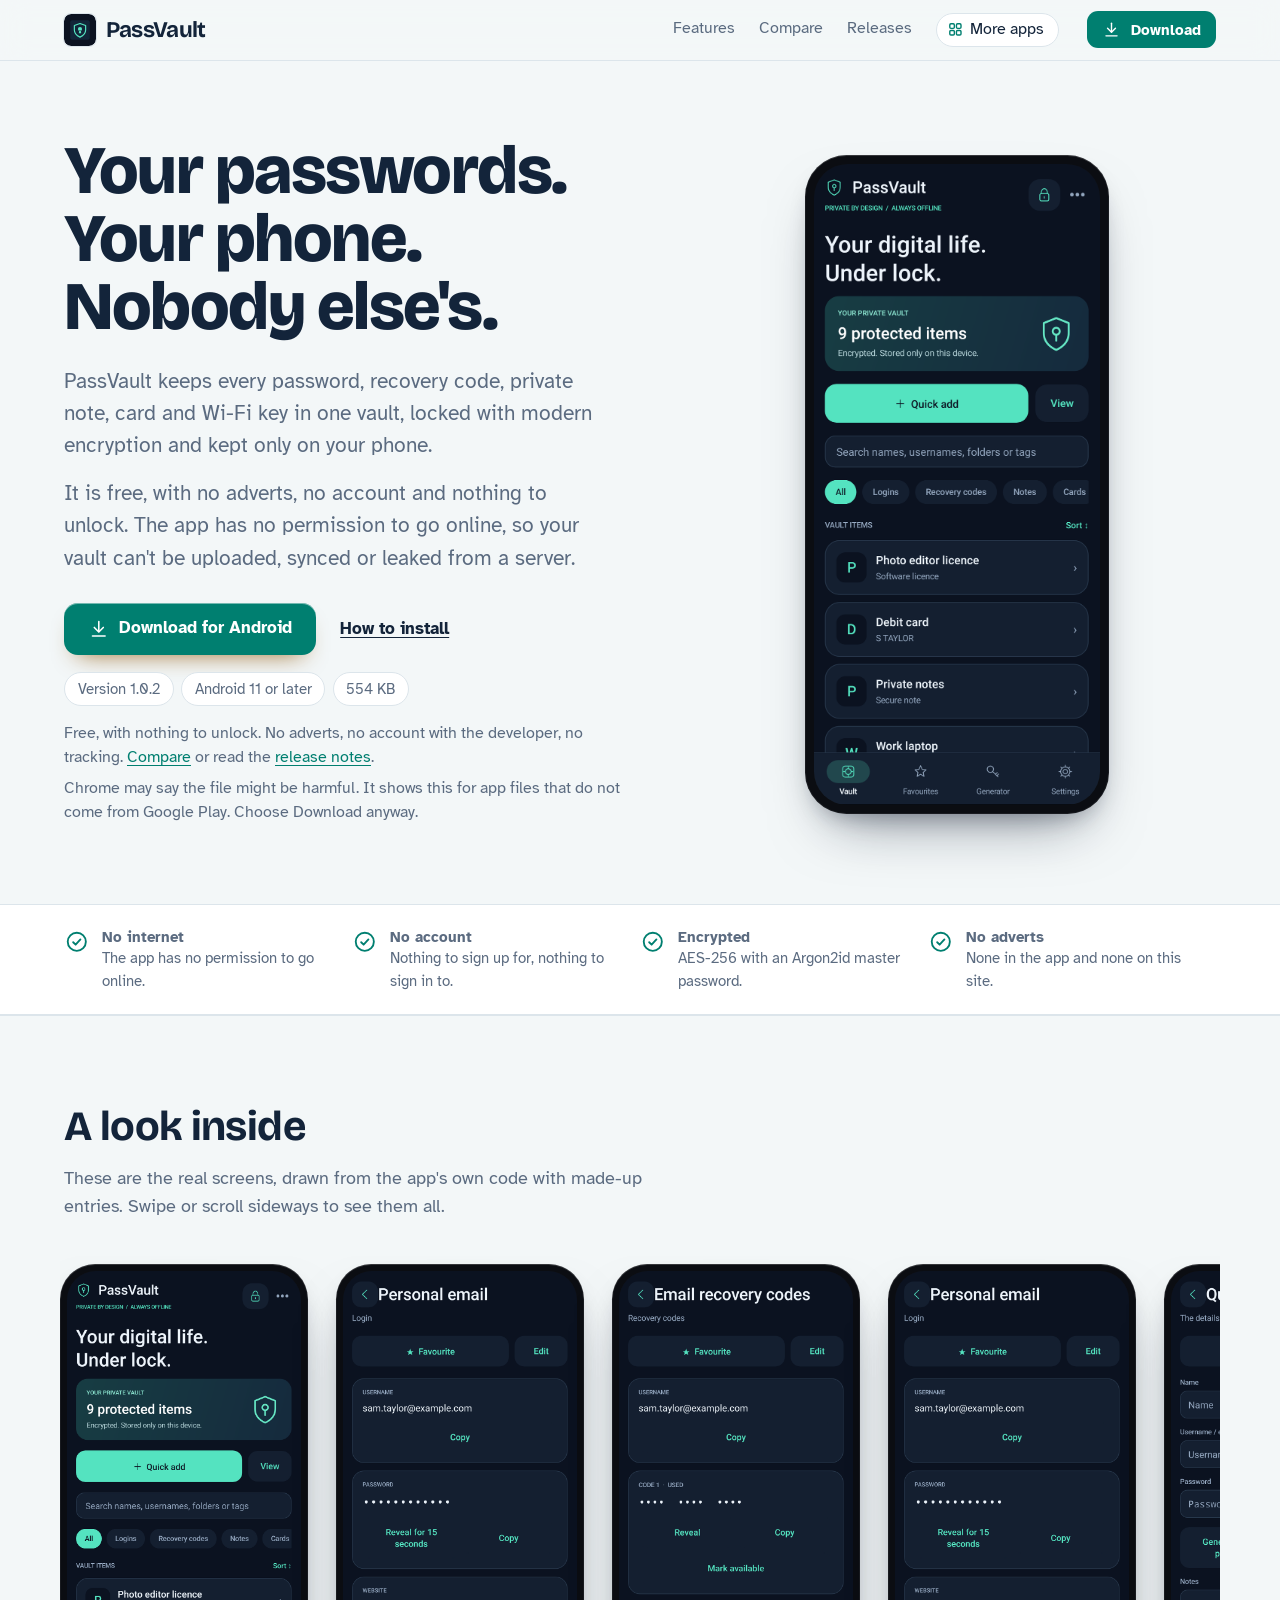
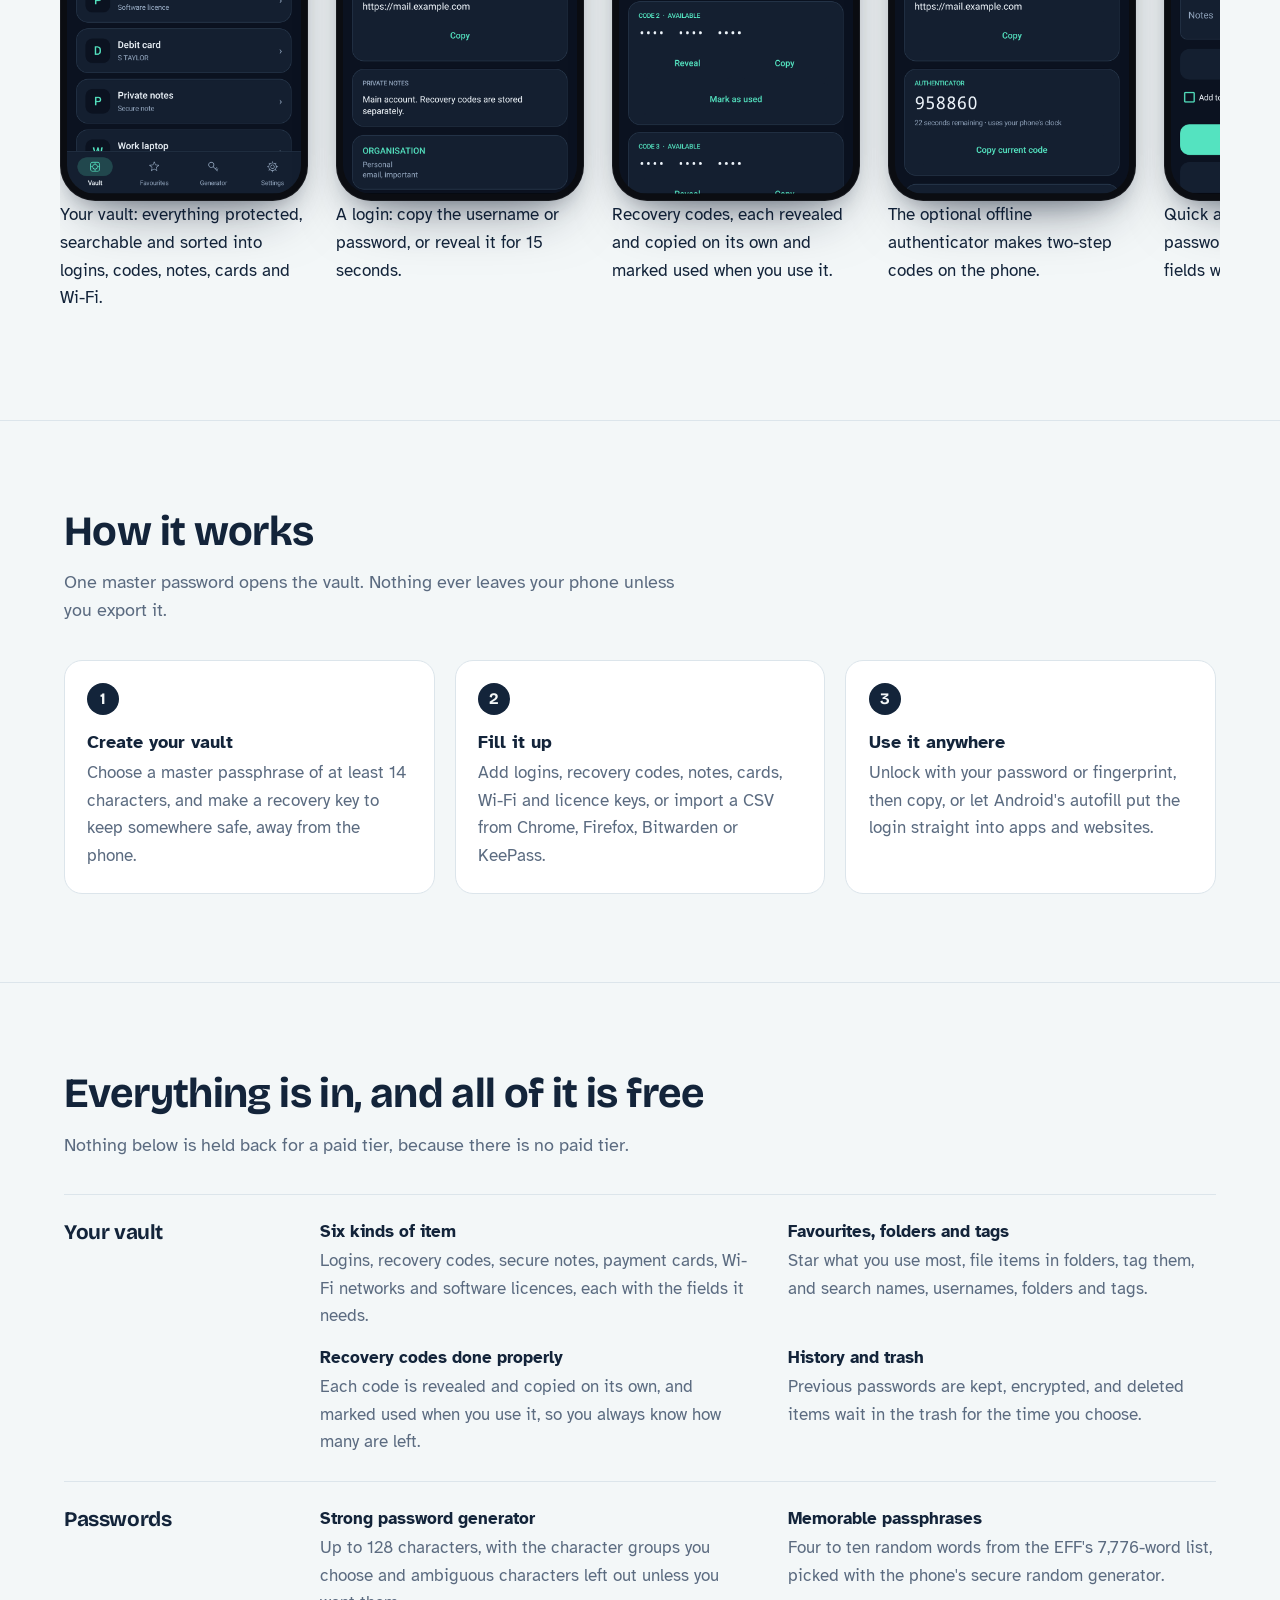
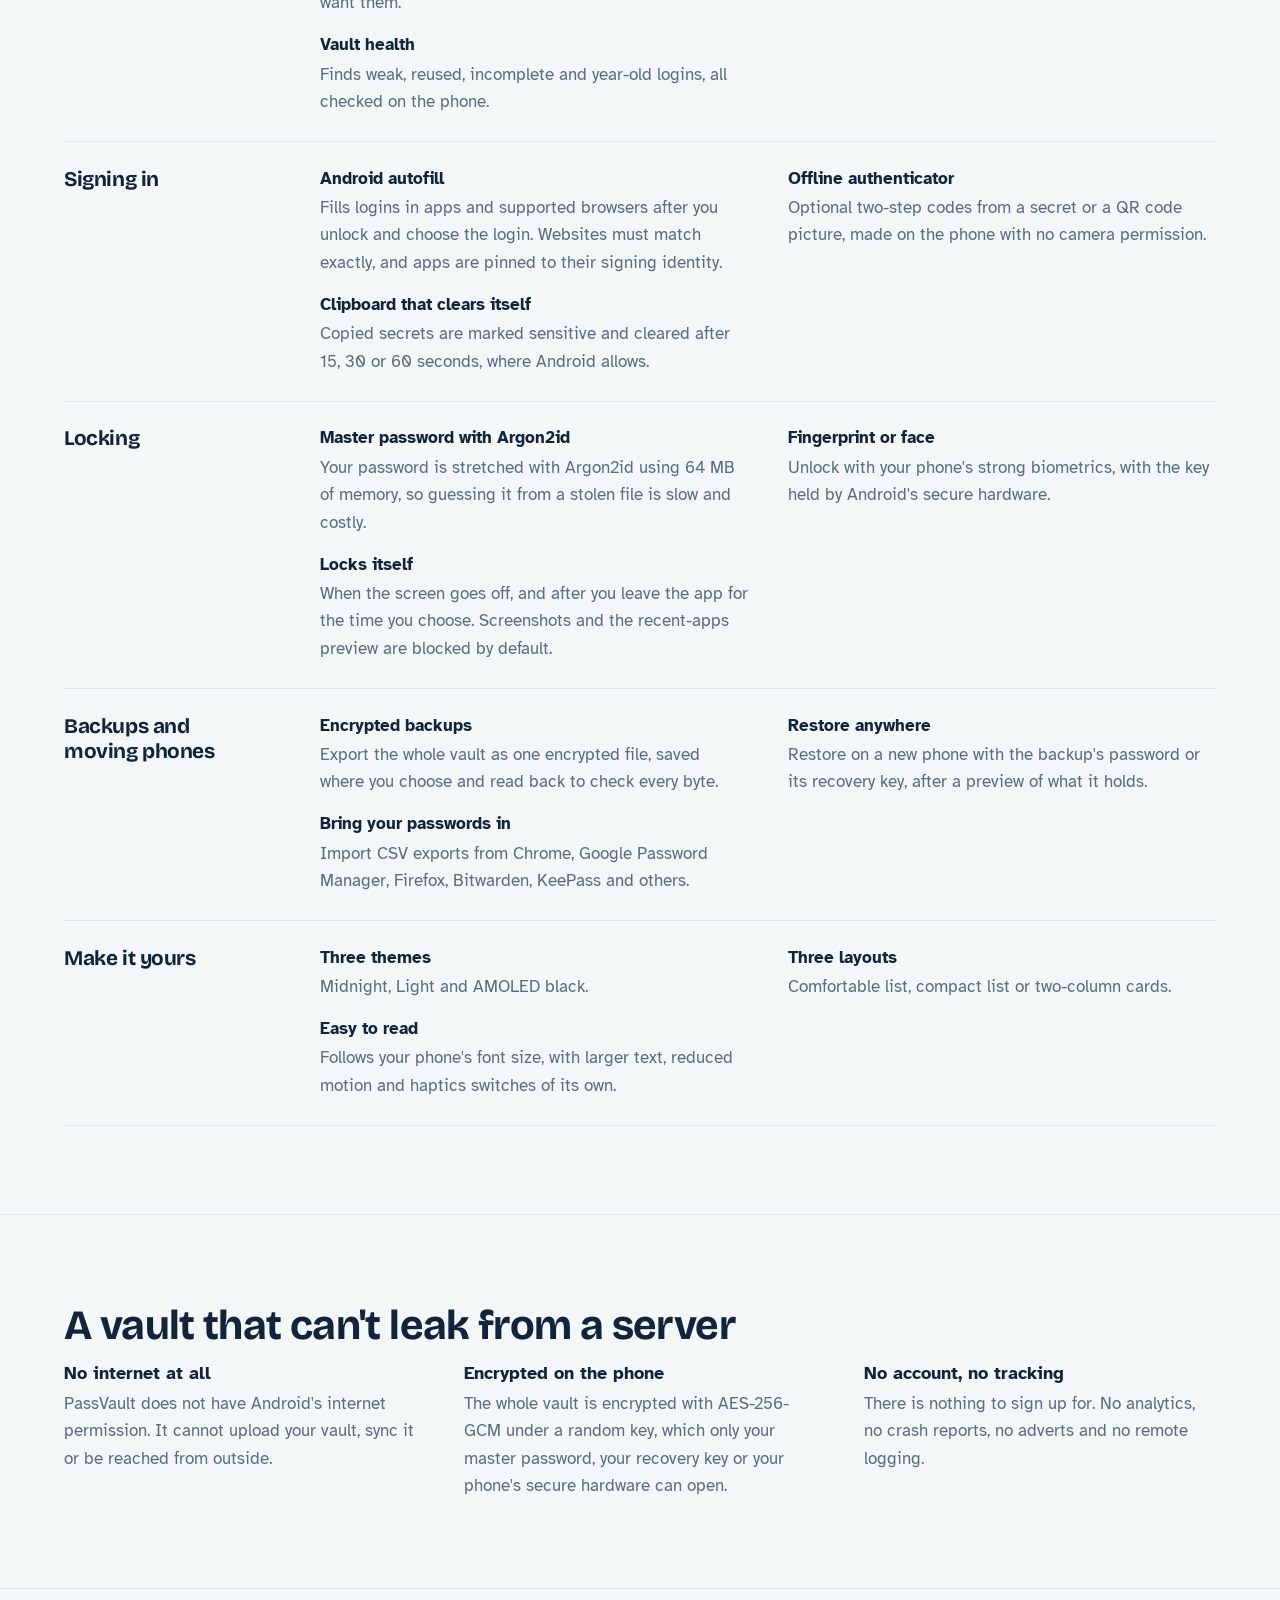
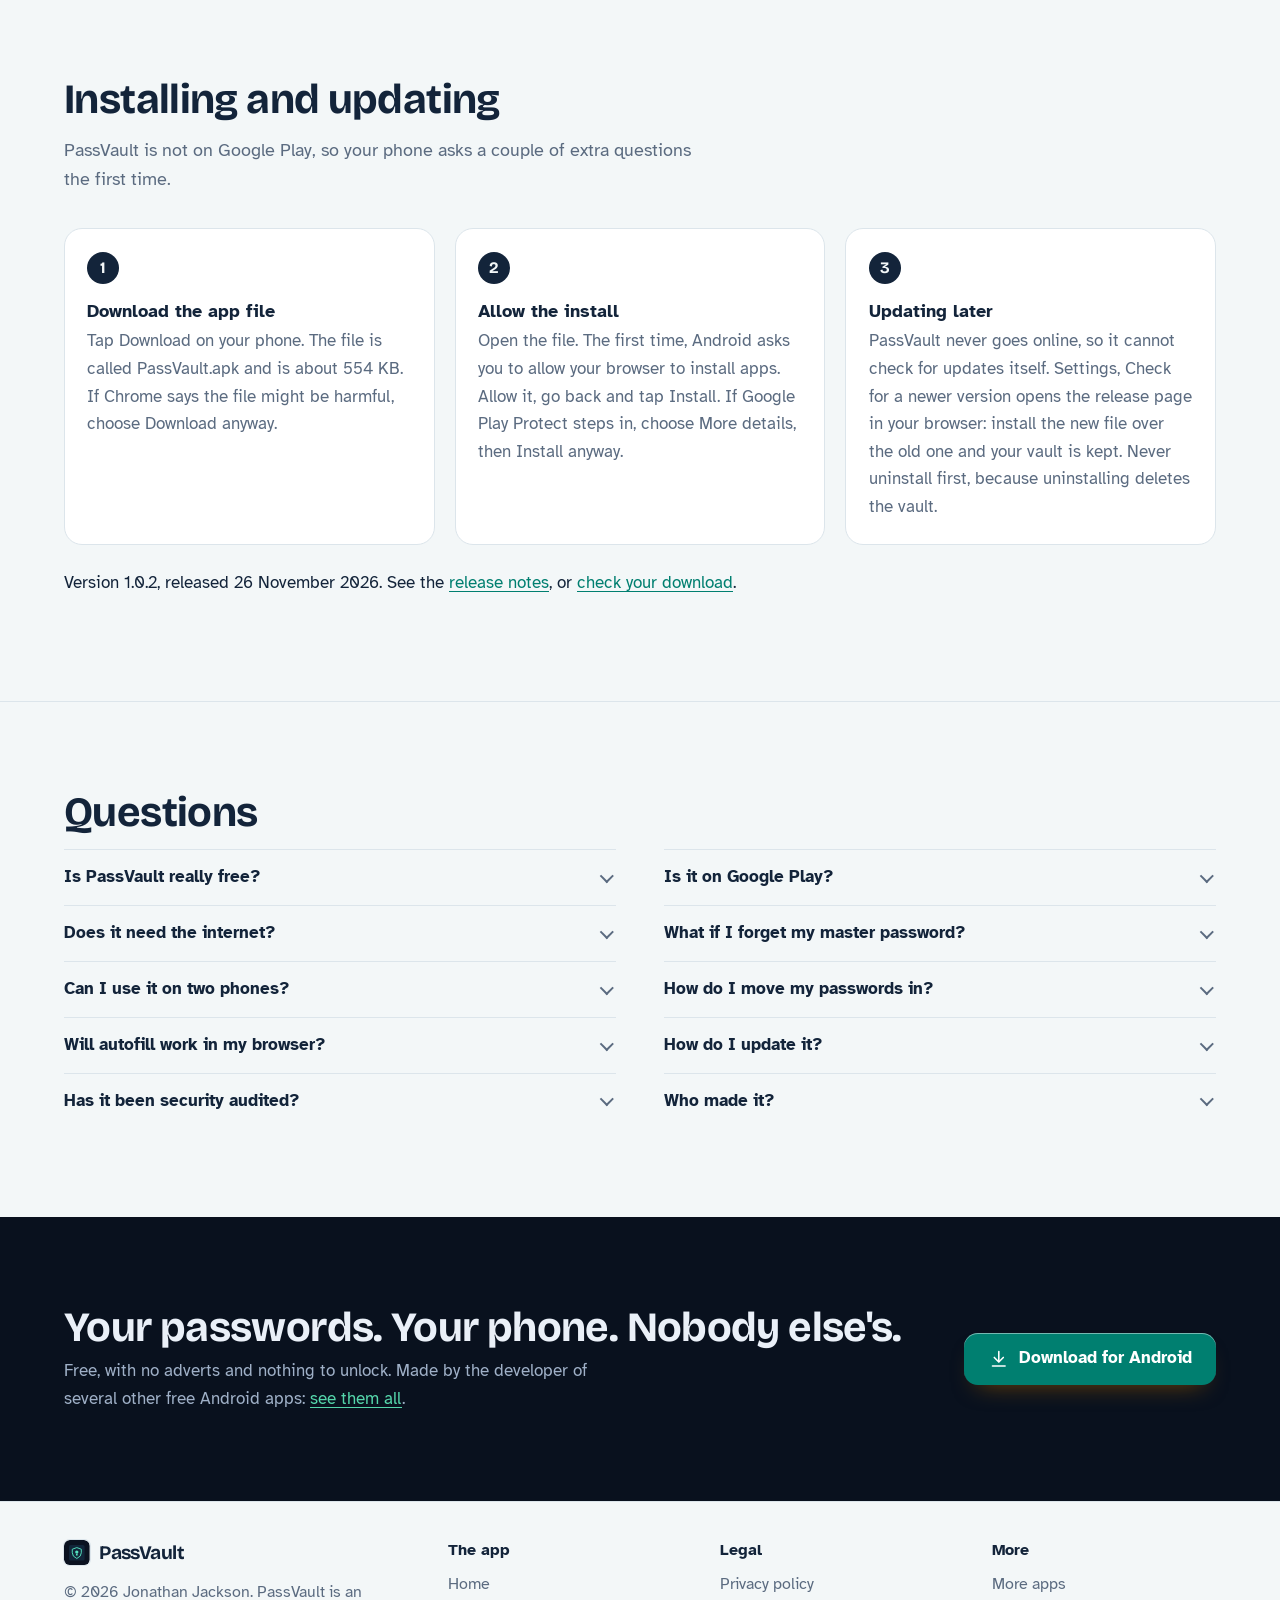
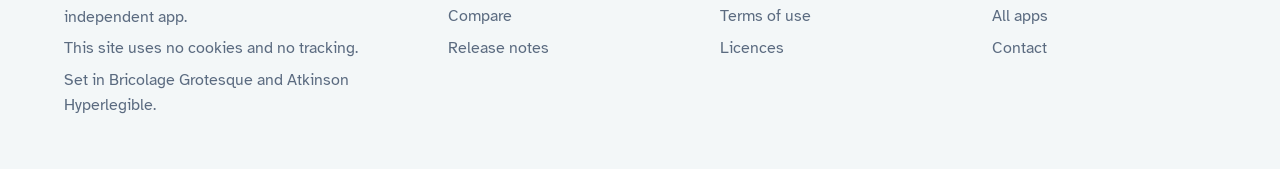
<file: index.html>
<!DOCTYPE html>
<html lang="en-GB">
<head>
<meta charset="utf-8">
<meta name="viewport" content="width=device-width, initial-scale=1">
<title>PassVault: a free, offline password manager for Android</title>
<meta name="description" content="PassVault is a free password manager for Android that keeps passwords, recovery codes, notes, cards and Wi-Fi keys in one encrypted vault on your phone. No account, no adverts and no internet permission.">
<meta name="author" content="Jonathan Jackson">
<link rel="canonical" href="https://customgpter.github.io/passvault/">
<meta name="theme-color" content="#f3f7f8" media="(prefers-color-scheme: light)">
<meta name="theme-color" content="#0b1220" media="(prefers-color-scheme: dark)">
<meta property="og:type" content="website">
<meta property="og:site_name" content="PassVault">
<meta property="og:title" content="PassVault: a free, offline password manager for Android">
<meta property="og:description" content="PassVault is a free password manager for Android that keeps passwords, recovery codes, notes, cards and Wi-Fi keys in one encrypted vault on your phone. No account, no adverts and no internet permission.">
<meta property="og:url" content="https://customgpter.github.io/passvault/">
<meta property="og:image" content="https://customgpter.github.io/passvault/assets/og.png">
<meta property="og:image:width" content="1200">
<meta property="og:image:height" content="630">
<meta property="og:image:alt" content="PassVault&#x27;s vault screen: nine protected items, Quick add, search and the item list">
<meta property="og:locale" content="en_GB">
<meta name="twitter:card" content="summary_large_image">
<link rel="icon" href="./assets/favicon.svg" type="image/svg+xml">
<link rel="apple-touch-icon" href="./assets/apple-touch-icon.png">
<link rel="preload" href="./assets/fonts/bricolage-grotesque-latin.woff2" as="font" type="font/woff2" crossorigin>
<link rel="preload" href="./assets/fonts/atkinson-hyperlegible-latin-400-normal.woff2" as="font" type="font/woff2" crossorigin>
<link rel="stylesheet" href="./assets/site.css?v=1">
<link rel="stylesheet" href="./assets/house.css?v=1">
<link rel="stylesheet" href="./assets/apps-list.css?v=1">
<script src="./assets/apps-list.js?v=1" defer></script>
<script type="application/ld+json">{"@context":"https://schema.org","@type":"SoftwareApplication","name":"PassVault","url":"https://customgpter.github.io/passvault/","description":"PassVault is a free password manager for Android that keeps passwords, recovery codes, notes, cards and Wi-Fi keys in one encrypted vault on your phone. No account, no adverts and no internet permission.","applicationCategory":"SecurityApplication","operatingSystem":"Android 11 or later","softwareVersion":"1.0.2","downloadUrl":"https://github.com/CustomGPTer/passvault/releases/latest/download/PassVault.apk","releaseNotes":"https://customgpter.github.io/passvault/releases.html","offers":{"@type":"Offer","price":"0","priceCurrency":"GBP"},"inLanguage":"en-GB","image":"https://customgpter.github.io/passvault/assets/og.png","featureList":["Six kinds of item","Favourites, folders and tags","Recovery codes done properly","History and trash","Strong password generator","Memorable passphrases","Vault health","Android autofill","Offline authenticator","Clipboard that clears itself","Master password with Argon2id","Fingerprint or face"],"author":{"@type":"Person","name":"Jonathan Jackson"}}</script>
<script type="application/ld+json">{"@context":"https://schema.org","@type":"FAQPage","mainEntity":[{"@type":"Question","name":"Is PassVault really free?","acceptedAnswer":{"@type":"Answer","text":"Yes. There is no paid version, no subscription, no trial and no adverts, and nothing in the app is locked."}},{"@type":"Question","name":"Is it on Google Play?","acceptedAnswer":{"@type":"Answer","text":"No. PassVault is a personal project and is downloaded from this site as an Android app file. It needs Android 11 or later."}},{"@type":"Question","name":"Does it need the internet?","acceptedAnswer":{"@type":"Answer","text":"No. The app does not ask Android for internet access at all, so it cannot go online. The website, newer-version and More apps links in Settings open in your own browser."}},{"@type":"Question","name":"What if I forget my master password?","acceptedAnswer":{"@type":"Answer","text":"Nobody can reset it, because it never leaves your phone. That is why PassVault asks you to make a recovery key when you set up the vault: write it down and keep it away from the phone. With it you can open the vault and choose a new password."}},{"@type":"Question","name":"Can I use it on two phones?","acceptedAnswer":{"@type":"Answer","text":"There is no syncing, because nothing goes online. Move the vault to a new phone with an encrypted backup, or keep a backup on each."}},{"@type":"Question","name":"How do I move my passwords in?","acceptedAnswer":{"@type":"Answer","text":"Export a CSV file from Chrome, Google Password Manager, Firefox, Bitwarden or KeePass, then choose Backup, restore and import, Import passwords from CSV. Delete the CSV afterwards: it is readable by anyone."}},{"@type":"Question","name":"Will autofill work in my browser?","acceptedAnswer":{"@type":"Answer","text":"Autofill works in Chrome, Samsung Internet, Firefox, Edge, Brave and DuckDuckGo when the site gives Android its web address, and in apps you link to a login. Some forms don't work with Android autofill; copy and paste always does."}},{"@type":"Question","name":"How do I update it?","acceptedAnswer":{"@type":"Answer","text":"Download the new file from this site and install it over the old one. Never uninstall first: uninstalling deletes the vault. Export a backup before updating, to be safe."}},{"@type":"Question","name":"Has it been security audited?","acceptedAnswer":{"@type":"Answer","text":"Not by an independent firm. It uses standard, well-tested building blocks (AES-256-GCM, Argon2id, Android Keystore) and is checked by over 1,200 automated tests, but no app can protect secrets on a phone that has been compromised."}},{"@type":"Question","name":"Who made it?","acceptedAnswer":{"@type":"Answer","text":"PassVault is made by Jonathan Jackson, an independent developer in the United Kingdom. It is not connected with Bitwarden, 1Password, Google or any other company."}}]}</script>
</head>
<body>
<a class="skip" href="#main">Skip to content</a>
<header class="masthead">
<div class="wrap">
<a class="brand" href="./" aria-label="PassVault home"><svg viewBox="0 0 108 108" aria-hidden="true"><rect width="108" height="108" rx="24" fill="#0B1220"/><path fill="#122539" d="M28,21L80,21Q87,21 87,28L87,80Q87,87 80,87L28,87Q21,87 21,80L21,28Q21,21 28,21"/><path fill="none" stroke="#54E3C0" stroke-width="4" stroke-linejoin="round" d="M54,32L73,39L73,54Q73,70 54,78Q35,70 35,54L35,39Z"/><path fill="#54E3C0" d="M54,44A7,7 0,1 0,54 58A7,7 0,1 0,54 44M51,56L57,56L58,65L50,65Z"/></svg><span>PassVault</span></a>
<nav aria-label="Main"><ul><li><a href="./#features">Features</a></li><li><a href="./compare.html">Compare</a></li><li><a href="./releases.html">Releases</a></li><li><a class="more-apps" href="./more-apps.html"><svg class="ico" viewBox="0 0 24 24" aria-hidden="true"><rect x="4" y="4" width="6.5" height="6.5" rx="1.6"/><rect x="13.5" y="4" width="6.5" height="6.5" rx="1.6"/><rect x="4" y="13.5" width="6.5" height="6.5" rx="1.6"/><rect x="13.5" y="13.5" width="6.5" height="6.5" rx="1.6"/></svg>More apps</a></li></ul></nav>
<a class="button small" href="https://github.com/CustomGPTer/passvault/releases/latest/download/PassVault.apk"><svg class="ico" viewBox="0 0 24 24" aria-hidden="true"><path d="M12 4v11"/><path d="M7 10.5l5 5 5-5"/><path d="M5 20h14"/></svg>Download</a>
</div>
</header>
<main id="main">
<div class="hero">
<div class="wrap hero-grid">
<div class="hero-copy">
<h1>Your passwords. Your phone. Nobody else&#x27;s.</h1>
<p class="lede">PassVault keeps every password, recovery code, private note, card and Wi-Fi key in one vault, locked with modern encryption and kept only on your phone.</p><p class="lede">It is free, with no adverts, no account and nothing to unlock. The app has no permission to go online, so your vault can't be uploaded, synced or leaked from a server.</p>

<p class="get" id="download"><a class="button" href="https://github.com/CustomGPTer/passvault/releases/latest/download/PassVault.apk"><svg class="ico" viewBox="0 0 24 24" aria-hidden="true"><path d="M12 4v11"/><path d="M7 10.5l5 5 5-5"/><path d="M5 20h14"/></svg>Download for Android</a><a class="aside" href="#install">How to install</a></p>
<ul class="pills"><li>Version 1.0.2</li><li>Android 11 or later</li><li>554 KB</li></ul>
<p class="facts">Free, with nothing to unlock. No adverts, no account with the developer, no tracking. <a href="compare.html">Compare</a> or read the <a href="releases.html">release notes</a>.</p>
<p class="facts">Chrome may say the file might be harmful. It shows this for app files that do not come from Google Play. Choose Download anyway.</p>
</div>
<div class="hero-phone"><div class="phone"><img src="./assets/screens/vault.png" alt="Your vault: everything protected, searchable and sorted into logins, codes, notes, cards and Wi-Fi." width="393" height="852" fetchpriority="high"></div></div>
</div>
</div>

<section class="promises" aria-label="In short">
<div class="wrap"><ul><li><svg class="ico" viewBox="0 0 24 24" aria-hidden="true"><circle cx="12" cy="12" r="8.5"/><path d="M8.6 12.4l2.3 2.3 4.5-4.9"/></svg><span><b>No internet</b><span>The app has no permission to go online.</span></span></li><li><svg class="ico" viewBox="0 0 24 24" aria-hidden="true"><circle cx="12" cy="12" r="8.5"/><path d="M8.6 12.4l2.3 2.3 4.5-4.9"/></svg><span><b>No account</b><span>Nothing to sign up for, nothing to sign in to.</span></span></li><li><svg class="ico" viewBox="0 0 24 24" aria-hidden="true"><circle cx="12" cy="12" r="8.5"/><path d="M8.6 12.4l2.3 2.3 4.5-4.9"/></svg><span><b>Encrypted</b><span>AES-256 with an Argon2id master password.</span></span></li><li><svg class="ico" viewBox="0 0 24 24" aria-hidden="true"><circle cx="12" cy="12" r="8.5"/><path d="M8.6 12.4l2.3 2.3 4.5-4.9"/></svg><span><b>No adverts</b><span>None in the app and none on this site.</span></span></li></ul></div>
</section>

<section id="screens" aria-labelledby="screens-h">
<div class="wrap">
<h2 id="screens-h">A look inside</h2>
<p class="intro">These are the real screens, drawn from the app&#x27;s own code with made-up entries. Swipe or scroll sideways to see them all.</p>
<div class="gallery" tabindex="0" role="region" aria-label="Screens from PassVault"><figure class="shot"><div class="phone"><img src="./assets/screens/vault.png" alt="Your vault: everything protected, searchable and sorted into logins, codes, notes, cards and Wi-Fi." width="393" height="852" loading="eager" decoding="async"></div><figcaption>Your vault: everything protected, searchable and sorted into logins, codes, notes, cards and Wi-Fi.</figcaption></figure><figure class="shot"><div class="phone"><img src="./assets/screens/login.png" alt="A login: copy the username or password, or reveal it for 15 seconds." width="393" height="852" loading="eager" decoding="async"></div><figcaption>A login: copy the username or password, or reveal it for 15 seconds.</figcaption></figure><figure class="shot"><div class="phone"><img src="./assets/screens/codes.png" alt="Recovery codes, each revealed and copied on its own and marked used when you use it." width="393" height="852" loading="eager" decoding="async"></div><figcaption>Recovery codes, each revealed and copied on its own and marked used when you use it.</figcaption></figure><figure class="shot"><div class="phone"><img src="./assets/screens/authenticator.png" alt="The optional offline authenticator makes two-step codes on the phone." width="393" height="852" loading="eager" decoding="async"></div><figcaption>The optional offline authenticator makes two-step codes on the phone.</figcaption></figure><figure class="shot"><div class="phone"><img src="./assets/screens/quick-add.png" alt="Quick add, with a strong password a tap away and extra fields when you need them." width="393" height="852" loading="eager" decoding="async"></div><figcaption>Quick add, with a strong password a tap away and extra fields when you need them.</figcaption></figure><figure class="shot"><div class="phone"><img src="./assets/screens/generator.png" alt="Make passwords or memorable passphrases, entirely offline." width="393" height="852" loading="eager" decoding="async"></div><figcaption>Make passwords or memorable passphrases, entirely offline.</figcaption></figure><figure class="shot"><div class="phone"><img src="./assets/screens/backup.png" alt="Encrypted backups you keep, checked byte for byte after saving." width="393" height="852" loading="eager" decoding="async"></div><figcaption>Encrypted backups you keep, checked byte for byte after saving.</figcaption></figure><figure class="shot"><div class="phone"><img src="./assets/screens/settings.png" alt="Lock timing, biometrics, clipboard clearing, screenshots and more, all yours to set." width="393" height="852" loading="eager" decoding="async"></div><figcaption>Lock timing, biometrics, clipboard clearing, screenshots and more, all yours to set.</figcaption></figure><figure class="shot"><div class="phone"><img src="./assets/screens/light.png" alt="Midnight, Light or pure-black themes, in lists or cards." width="393" height="852" loading="eager" decoding="async"></div><figcaption>Midnight, Light or pure-black themes, in lists or cards.</figcaption></figure><figure class="shot"><div class="phone"><img src="./assets/screens/welcome.png" alt="Set one master password. There is no online reset, so nobody else can reset it either." width="393" height="852" loading="eager" decoding="async"></div><figcaption>Set one master password. There is no online reset, so nobody else can reset it either.</figcaption></figure></div>
</div>
</section>

<section id="how" aria-labelledby="how-h">
<div class="wrap">
<h2 id="how-h">How it works</h2>
<p class="intro">One master password opens the vault. Nothing ever leaves your phone unless you export it.</p>
<ol class="steps"><li><h3>Create your vault</h3><p>Choose a master passphrase of at least 14 characters, and make a recovery key to keep somewhere safe, away from the phone.</p></li><li><h3>Fill it up</h3><p>Add logins, recovery codes, notes, cards, Wi-Fi and licence keys, or import a CSV from Chrome, Firefox, Bitwarden or KeePass.</p></li><li><h3>Use it anywhere</h3><p>Unlock with your password or fingerprint, then copy, or let Android's autofill put the login straight into apps and websites.</p></li></ol>
</div>
</section>

<section id="features" aria-labelledby="features-h">
<div class="wrap">
<h2 id="features-h">Everything is in, and all of it is free</h2>
<p class="intro">Nothing below is held back for a paid tier, because there is no paid tier.</p>
<div class="groups"><div class="group"><h3>Your vault</h3><dl><div><dt>Six kinds of item</dt><dd>Logins, recovery codes, secure notes, payment cards, Wi-Fi networks and software licences, each with the fields it needs.</dd></div><div><dt>Favourites, folders and tags</dt><dd>Star what you use most, file items in folders, tag them, and search names, usernames, folders and tags.</dd></div><div><dt>Recovery codes done properly</dt><dd>Each code is revealed and copied on its own, and marked used when you use it, so you always know how many are left.</dd></div><div><dt>History and trash</dt><dd>Previous passwords are kept, encrypted, and deleted items wait in the trash for the time you choose.</dd></div></dl></div><div class="group"><h3>Passwords</h3><dl><div><dt>Strong password generator</dt><dd>Up to 128 characters, with the character groups you choose and ambiguous characters left out unless you want them.</dd></div><div><dt>Memorable passphrases</dt><dd>Four to ten random words from the EFF's 7,776-word list, picked with the phone's secure random generator.</dd></div><div><dt>Vault health</dt><dd>Finds weak, reused, incomplete and year-old logins, all checked on the phone.</dd></div></dl></div><div class="group"><h3>Signing in</h3><dl><div><dt>Android autofill</dt><dd>Fills logins in apps and supported browsers after you unlock and choose the login. Websites must match exactly, and apps are pinned to their signing identity.</dd></div><div><dt>Offline authenticator</dt><dd>Optional two-step codes from a secret or a QR code picture, made on the phone with no camera permission.</dd></div><div><dt>Clipboard that clears itself</dt><dd>Copied secrets are marked sensitive and cleared after 15, 30 or 60 seconds, where Android allows.</dd></div></dl></div><div class="group"><h3>Locking</h3><dl><div><dt>Master password with Argon2id</dt><dd>Your password is stretched with Argon2id using 64 MB of memory, so guessing it from a stolen file is slow and costly.</dd></div><div><dt>Fingerprint or face</dt><dd>Unlock with your phone's strong biometrics, with the key held by Android's secure hardware.</dd></div><div><dt>Locks itself</dt><dd>When the screen goes off, and after you leave the app for the time you choose. Screenshots and the recent-apps preview are blocked by default.</dd></div></dl></div><div class="group"><h3>Backups and moving phones</h3><dl><div><dt>Encrypted backups</dt><dd>Export the whole vault as one encrypted file, saved where you choose and read back to check every byte.</dd></div><div><dt>Restore anywhere</dt><dd>Restore on a new phone with the backup's password or its recovery key, after a preview of what it holds.</dd></div><div><dt>Bring your passwords in</dt><dd>Import CSV exports from Chrome, Google Password Manager, Firefox, Bitwarden, KeePass and others.</dd></div></dl></div><div class="group"><h3>Make it yours</h3><dl><div><dt>Three themes</dt><dd>Midnight, Light and AMOLED black.</dd></div><div><dt>Three layouts</dt><dd>Comfortable list, compact list or two-column cards.</dd></div><div><dt>Easy to read</dt><dd>Follows your phone's font size, with larger text, reduced motion and haptics switches of its own.</dd></div></dl></div></div>
</div>
</section>

<section id="privacy" aria-labelledby="privacy-h">
<div class="wrap">
<h2 id="privacy-h">A vault that can&#x27;t leak from a server</h2>
<ul class="plain"><li><h3>No internet at all</h3><p>PassVault does not have Android's internet permission. It cannot upload your vault, sync it or be reached from outside.</p></li><li><h3>Encrypted on the phone</h3><p>The whole vault is encrypted with AES-256-GCM under a random key, which only your master password, your recovery key or your phone's secure hardware can open.</p></li><li><h3>No account, no tracking</h3><p>There is nothing to sign up for. No analytics, no crash reports, no adverts and no remote logging.</p></li></ul>
</div>
</section>

<section id="install" aria-labelledby="install-h">
<div class="wrap">
<h2 id="install-h">Installing and updating</h2>
<p class="intro">PassVault is not on Google Play, so your phone asks a couple of extra questions the first time.</p>
<ol class="steps"><li><h3>Download the app file</h3><p>Tap Download on your phone. The file is called PassVault.apk and is about 554 KB. If Chrome says the file might be harmful, choose Download anyway.</p></li><li><h3>Allow the install</h3><p>Open the file. The first time, Android asks you to allow your browser to install apps. Allow it, go back and tap Install. If Google Play Protect steps in, choose More details, then Install anyway.</p></li><li><h3>Updating later</h3><p>PassVault never goes online, so it cannot check for updates itself. Settings, Check for a newer version opens the release page in your browser: install the new file over the old one and your vault is kept. Never uninstall first, because uninstalling deletes the vault.</p></li></ol>
<p class="after-table">Version 1.0.2, released 26 November 2026. See the <a href="releases.html">release notes</a>, or <a href="releases.html#checking">check your download</a>.</p>
</div>
</section>

<section id="questions" aria-labelledby="questions-h">
<div class="wrap">
<h2 id="questions-h">Questions</h2>
<div class="faq"><details><summary>Is PassVault really free?</summary><p>Yes. There is no paid version, no subscription, no trial and no adverts, and nothing in the app is locked.</p></details><details><summary>Is it on Google Play?</summary><p>No. PassVault is a personal project and is downloaded from this site as an Android app file. It needs Android 11 or later.</p></details><details><summary>Does it need the internet?</summary><p>No. The app does not ask Android for internet access at all, so it cannot go online. The website, newer-version and More apps links in Settings open in your own browser.</p></details><details><summary>What if I forget my master password?</summary><p>Nobody can reset it, because it never leaves your phone. That is why PassVault asks you to make a recovery key when you set up the vault: write it down and keep it away from the phone. With it you can open the vault and choose a new password.</p></details><details><summary>Can I use it on two phones?</summary><p>There is no syncing, because nothing goes online. Move the vault to a new phone with an encrypted backup, or keep a backup on each.</p></details><details><summary>How do I move my passwords in?</summary><p>Export a CSV file from Chrome, Google Password Manager, Firefox, Bitwarden or KeePass, then choose Backup, restore and import, Import passwords from CSV. Delete the CSV afterwards: it is readable by anyone.</p></details><details><summary>Will autofill work in my browser?</summary><p>Autofill works in Chrome, Samsung Internet, Firefox, Edge, Brave and DuckDuckGo when the site gives Android its web address, and in apps you link to a login. Some forms don't work with Android autofill; copy and paste always does.</p></details><details><summary>How do I update it?</summary><p>Download the new file from this site and install it over the old one. Never uninstall first: uninstalling deletes the vault. Export a backup before updating, to be safe.</p></details><details><summary>Has it been security audited?</summary><p>Not by an independent firm. It uses standard, well-tested building blocks (AES-256-GCM, Argon2id, Android Keystore) and is checked by over 1,200 automated tests, but no app can protect secrets on a phone that has been compromised.</p></details><details><summary>Who made it?</summary><p>PassVault is made by Jonathan Jackson, an independent developer in the United Kingdom. It is not connected with Bitwarden, 1Password, Google or any other company.</p></details></div>
</div>
</section>

<section class="closing" aria-labelledby="closing-h">
<div class="wrap">
<div><h2 id="closing-h">Your passwords. Your phone. Nobody else&#x27;s.</h2><p>Free, with no adverts and nothing to unlock. Made by the developer of several other free Android apps: <a href="more-apps.html">see them all</a>.</p></div>
<a class="button" href="https://github.com/CustomGPTer/passvault/releases/latest/download/PassVault.apk"><svg class="ico" viewBox="0 0 24 24" aria-hidden="true"><path d="M12 4v11"/><path d="M7 10.5l5 5 5-5"/><path d="M5 20h14"/></svg>Download for Android</a>
</div>
</section>
</main>
<footer class="colophon">
<div class="wrap">
<div>
<a class="brand" href="./" aria-label="PassVault home"><svg viewBox="0 0 108 108" aria-hidden="true"><rect width="108" height="108" rx="24" fill="#0B1220"/><path fill="#122539" d="M28,21L80,21Q87,21 87,28L87,80Q87,87 80,87L28,87Q21,87 21,80L21,28Q21,21 28,21"/><path fill="none" stroke="#54E3C0" stroke-width="4" stroke-linejoin="round" d="M54,32L73,39L73,54Q73,70 54,78Q35,70 35,54L35,39Z"/><path fill="#54E3C0" d="M54,44A7,7 0,1 0,54 58A7,7 0,1 0,54 44M51,56L57,56L58,65L50,65Z"/></svg><span>PassVault</span></a>
<p>&copy; 2026 Jonathan Jackson. PassVault is an independent app.</p>
<p>This site uses no cookies and no tracking.</p>
<p>Set in Bricolage Grotesque and Atkinson Hyperlegible.</p>
</div>
<nav aria-label="The app"><h2>The app</h2><ul>
<li><a href="./">Home</a></li>
<li><a href="./compare.html">Compare</a></li>
<li><a href="./releases.html">Release notes</a></li>

</ul></nav>
<nav aria-label="Legal"><h2>Legal</h2><ul>
<li><a href="./privacy.html">Privacy policy</a></li>
<li><a href="./terms.html">Terms of use</a></li>
<li><a href="./licences.html">Licences</a></li>
</ul></nav>
<nav aria-label="More"><h2>More</h2><ul>
<li><a href="./more-apps.html">More apps</a></li>
<li><a href="https://customgpter.github.io/">All apps</a></li>
<li><a href="https://github.com/CustomGPTer/passvault/issues">Contact</a></li>
</ul></nav>
</div>
</footer>
</body>
</html>
</file>
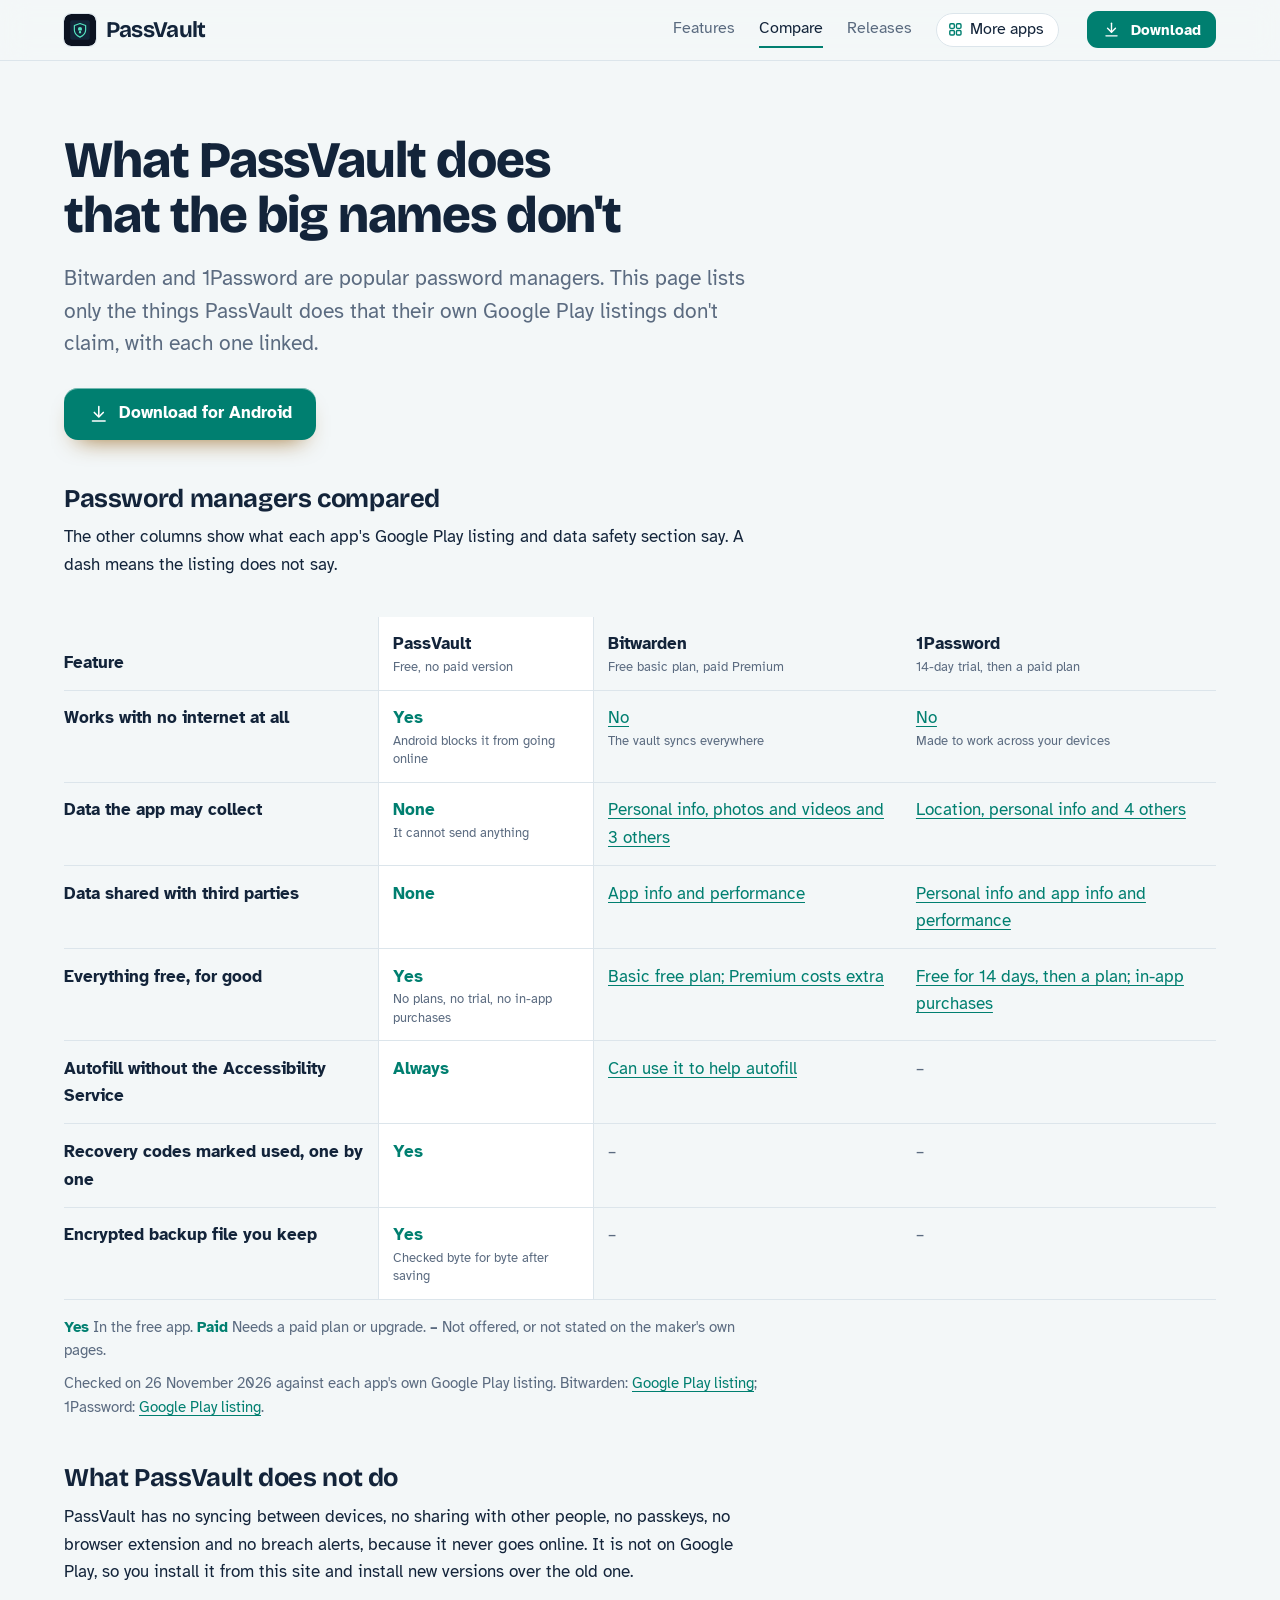
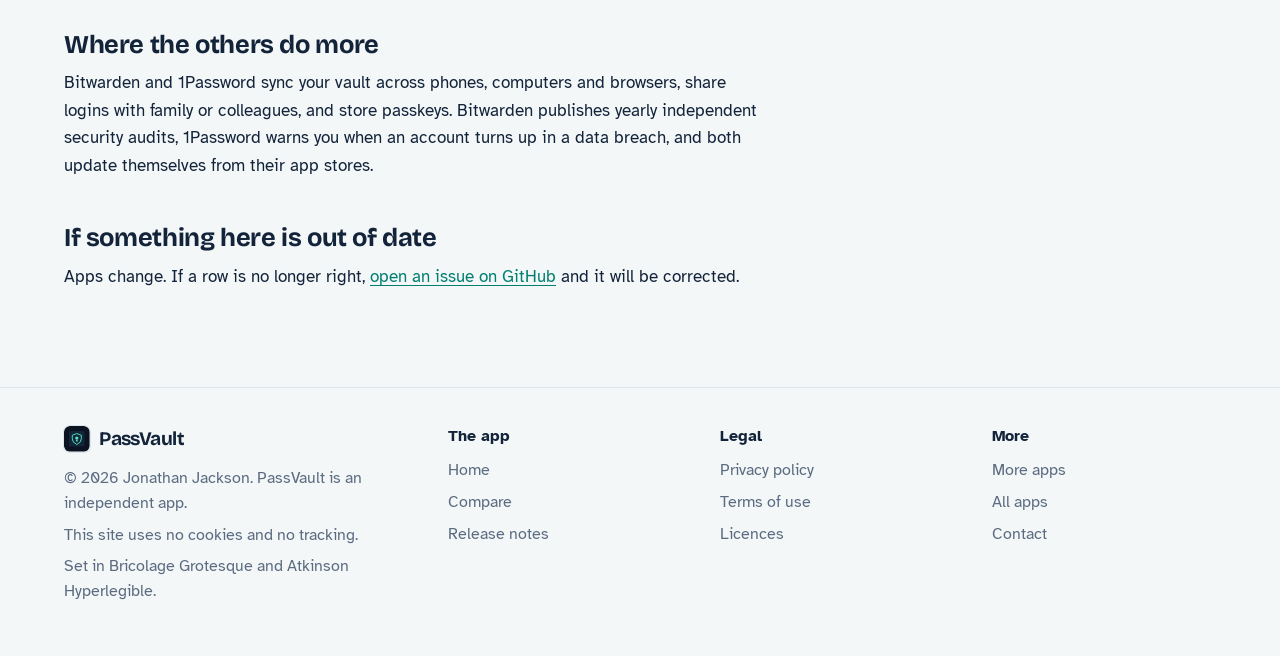
<file: compare.html>
<!DOCTYPE html>
<html lang="en-GB">
<head>
<meta charset="utf-8">
<meta name="viewport" content="width=device-width, initial-scale=1">
<title>PassVault compared with Bitwarden and 1Password</title>
<meta name="description" content="How PassVault compares with Bitwarden and 1Password, row by row, using each app&#x27;s own Google Play listing.">
<meta name="author" content="Jonathan Jackson">
<link rel="canonical" href="https://customgpter.github.io/passvault/compare.html">
<meta name="theme-color" content="#f3f7f8" media="(prefers-color-scheme: light)">
<meta name="theme-color" content="#0b1220" media="(prefers-color-scheme: dark)">
<meta property="og:type" content="website">
<meta property="og:site_name" content="PassVault">
<meta property="og:title" content="PassVault compared with Bitwarden and 1Password">
<meta property="og:description" content="How PassVault compares with Bitwarden and 1Password, row by row, using each app&#x27;s own Google Play listing.">
<meta property="og:url" content="https://customgpter.github.io/passvault/compare.html">
<meta property="og:image" content="https://customgpter.github.io/passvault/assets/og.png">
<meta property="og:image:width" content="1200">
<meta property="og:image:height" content="630">
<meta property="og:image:alt" content="PassVault&#x27;s vault screen: nine protected items, Quick add, search and the item list">
<meta property="og:locale" content="en_GB">
<meta name="twitter:card" content="summary_large_image">
<link rel="icon" href="./assets/favicon.svg" type="image/svg+xml">
<link rel="apple-touch-icon" href="./assets/apple-touch-icon.png">
<link rel="preload" href="./assets/fonts/bricolage-grotesque-latin.woff2" as="font" type="font/woff2" crossorigin>
<link rel="preload" href="./assets/fonts/atkinson-hyperlegible-latin-400-normal.woff2" as="font" type="font/woff2" crossorigin>
<link rel="stylesheet" href="./assets/site.css?v=1">
<link rel="stylesheet" href="./assets/house.css?v=1">
<link rel="stylesheet" href="./assets/apps-list.css?v=1">
<script src="./assets/apps-list.js?v=1" defer></script>
</head>
<body>
<a class="skip" href="#main">Skip to content</a>
<header class="masthead">
<div class="wrap">
<a class="brand" href="./" aria-label="PassVault home"><svg viewBox="0 0 108 108" aria-hidden="true"><rect width="108" height="108" rx="24" fill="#0B1220"/><path fill="#122539" d="M28,21L80,21Q87,21 87,28L87,80Q87,87 80,87L28,87Q21,87 21,80L21,28Q21,21 28,21"/><path fill="none" stroke="#54E3C0" stroke-width="4" stroke-linejoin="round" d="M54,32L73,39L73,54Q73,70 54,78Q35,70 35,54L35,39Z"/><path fill="#54E3C0" d="M54,44A7,7 0,1 0,54 58A7,7 0,1 0,54 44M51,56L57,56L58,65L50,65Z"/></svg><span>PassVault</span></a>
<nav aria-label="Main"><ul><li><a href="./#features">Features</a></li><li><a href="./compare.html" aria-current="page">Compare</a></li><li><a href="./releases.html">Releases</a></li><li><a class="more-apps" href="./more-apps.html"><svg class="ico" viewBox="0 0 24 24" aria-hidden="true"><rect x="4" y="4" width="6.5" height="6.5" rx="1.6"/><rect x="13.5" y="4" width="6.5" height="6.5" rx="1.6"/><rect x="4" y="13.5" width="6.5" height="6.5" rx="1.6"/><rect x="13.5" y="13.5" width="6.5" height="6.5" rx="1.6"/></svg>More apps</a></li></ul></nav>
<a class="button small" href="https://github.com/CustomGPTer/passvault/releases/latest/download/PassVault.apk"><svg class="ico" viewBox="0 0 24 24" aria-hidden="true"><path d="M12 4v11"/><path d="M7 10.5l5 5 5-5"/><path d="M5 20h14"/></svg>Download</a>
</div>
</header>
<main id="main" class="doc">
<div class="wrap">
<div class="measure">
<h1>What PassVault does that the big names don&#x27;t</h1>
<p class="lede">Bitwarden and 1Password are popular password managers. This page lists only the things PassVault does that their own Google Play listings don't claim, with each one linked.</p>
<p class="get"><a class="button" href="https://github.com/CustomGPTer/passvault/releases/latest/download/PassVault.apk"><svg class="ico" viewBox="0 0 24 24" aria-hidden="true"><path d="M12 4v11"/><path d="M7 10.5l5 5 5-5"/><path d="M5 20h14"/></svg>Download for Android</a></p>
<h2 id="table">Password managers compared</h2>
<p>The other columns show what each app's Google Play listing and data safety section say. A dash means the listing does not say.</p>
</div>
<div class="scroll">
<table class="cmp">
<thead><tr><th scope="col">Feature</th><th scope="col" class="ours">PassVault<small>Free, no paid version</small></th><th scope="col">Bitwarden<small>Free basic plan, paid Premium</small></th><th scope="col">1Password<small>14-day trial, then a paid plan</small></th></tr></thead>
<tbody>
<tr><th scope="row">Works with no internet at all</th><td class="yes ours"><span class="app">PassVault</span><span class="v">Yes<small>Android blocks it from going online</small></span></td><td class="na"><span class="app">Bitwarden</span><span class="v"><a href="https://play.google.com/store/apps/details?id=com.x8bit.bitwarden&hl=en_GB&gl=GB">No</a><small>The vault syncs everywhere</small></span></td><td class="na"><span class="app">1Password</span><span class="v"><a href="https://play.google.com/store/apps/details?id=com.onepassword.android&hl=en_GB&gl=GB">No</a><small>Made to work across your devices</small></span></td></tr>
<tr><th scope="row">Data the app may collect</th><td class="yes ours"><span class="app">PassVault</span><span class="v">None<small>It cannot send anything</small></span></td><td class="na"><span class="app">Bitwarden</span><span class="v"><a href="https://play.google.com/store/apps/details?id=com.x8bit.bitwarden&hl=en_GB&gl=GB">Personal info, photos and videos and 3 others</a></span></td><td class="na"><span class="app">1Password</span><span class="v"><a href="https://play.google.com/store/apps/details?id=com.onepassword.android&hl=en_GB&gl=GB">Location, personal info and 4 others</a></span></td></tr>
<tr><th scope="row">Data shared with third parties</th><td class="yes ours"><span class="app">PassVault</span><span class="v">None</span></td><td class="na"><span class="app">Bitwarden</span><span class="v"><a href="https://play.google.com/store/apps/details?id=com.x8bit.bitwarden&hl=en_GB&gl=GB">App info and performance</a></span></td><td class="na"><span class="app">1Password</span><span class="v"><a href="https://play.google.com/store/apps/details?id=com.onepassword.android&hl=en_GB&gl=GB">Personal info and app info and performance</a></span></td></tr>
<tr><th scope="row">Everything free, for good</th><td class="yes ours"><span class="app">PassVault</span><span class="v">Yes<small>No plans, no trial, no in-app purchases</small></span></td><td class="na"><span class="app">Bitwarden</span><span class="v"><a href="https://play.google.com/store/apps/details?id=com.x8bit.bitwarden&hl=en_GB&gl=GB">Basic free plan; Premium costs extra</a></span></td><td class="na"><span class="app">1Password</span><span class="v"><a href="https://play.google.com/store/apps/details?id=com.onepassword.android&hl=en_GB&gl=GB">Free for 14 days, then a plan; in-app purchases</a></span></td></tr>
<tr><th scope="row">Autofill without the Accessibility Service</th><td class="yes ours"><span class="app">PassVault</span><span class="v">Always</span></td><td class="na"><span class="app">Bitwarden</span><span class="v"><a href="https://play.google.com/store/apps/details?id=com.x8bit.bitwarden&hl=en_GB&gl=GB">Can use it to help autofill</a></span></td><td class="na"><span class="app">1Password</span><span class="v">&ndash;</span></td></tr>
<tr><th scope="row">Recovery codes marked used, one by one</th><td class="yes ours"><span class="app">PassVault</span><span class="v">Yes</span></td><td class="na"><span class="app">Bitwarden</span><span class="v">&ndash;</span></td><td class="na"><span class="app">1Password</span><span class="v">&ndash;</span></td></tr>
<tr><th scope="row">Encrypted backup file you keep</th><td class="yes ours"><span class="app">PassVault</span><span class="v">Yes<small>Checked byte for byte after saving</small></span></td><td class="na"><span class="app">Bitwarden</span><span class="v">&ndash;</span></td><td class="na"><span class="app">1Password</span><span class="v">&ndash;</span></td></tr>
</tbody>
</table>
</div>
<div class="measure">
<p class="key"><strong class="yes">Yes</strong> In the free app. <strong class="pay">Paid</strong> Needs a paid plan or upgrade. <strong>&ndash;</strong> Not offered, or not stated on the maker's own pages.</p>
<p class="key">Checked on 26 November 2026 against each app's own Google Play listing. Bitwarden: <a href="https://play.google.com/store/apps/details?id=com.x8bit.bitwarden&hl=en_GB&gl=GB">Google Play listing</a>; 1Password: <a href="https://play.google.com/store/apps/details?id=com.onepassword.android&hl=en_GB&gl=GB">Google Play listing</a>.</p>
<h2>What PassVault does not do</h2><p>PassVault has no syncing between devices, no sharing with other people, no passkeys, no browser extension and no breach alerts, because it never goes online. It is not on Google Play, so you install it from this site and install new versions over the old one.</p><h2>Where the others do more</h2><p>Bitwarden and 1Password sync your vault across phones, computers and browsers, share logins with family or colleagues, and store passkeys. Bitwarden publishes yearly independent security audits, 1Password warns you when an account turns up in a data breach, and both update themselves from their app stores.</p>
<h2 id="wrong">If something here is out of date</h2>
<p>Apps change. If a row is no longer right, <a href="https://github.com/CustomGPTer/passvault/issues">open an issue on GitHub</a> and it will be corrected.</p>
</div>
</div>
</main>
<footer class="colophon">
<div class="wrap">
<div>
<a class="brand" href="./" aria-label="PassVault home"><svg viewBox="0 0 108 108" aria-hidden="true"><rect width="108" height="108" rx="24" fill="#0B1220"/><path fill="#122539" d="M28,21L80,21Q87,21 87,28L87,80Q87,87 80,87L28,87Q21,87 21,80L21,28Q21,21 28,21"/><path fill="none" stroke="#54E3C0" stroke-width="4" stroke-linejoin="round" d="M54,32L73,39L73,54Q73,70 54,78Q35,70 35,54L35,39Z"/><path fill="#54E3C0" d="M54,44A7,7 0,1 0,54 58A7,7 0,1 0,54 44M51,56L57,56L58,65L50,65Z"/></svg><span>PassVault</span></a>
<p>&copy; 2026 Jonathan Jackson. PassVault is an independent app.</p>
<p>This site uses no cookies and no tracking.</p>
<p>Set in Bricolage Grotesque and Atkinson Hyperlegible.</p>
</div>
<nav aria-label="The app"><h2>The app</h2><ul>
<li><a href="./">Home</a></li>
<li><a href="./compare.html">Compare</a></li>
<li><a href="./releases.html">Release notes</a></li>

</ul></nav>
<nav aria-label="Legal"><h2>Legal</h2><ul>
<li><a href="./privacy.html">Privacy policy</a></li>
<li><a href="./terms.html">Terms of use</a></li>
<li><a href="./licences.html">Licences</a></li>
</ul></nav>
<nav aria-label="More"><h2>More</h2><ul>
<li><a href="./more-apps.html">More apps</a></li>
<li><a href="https://customgpter.github.io/">All apps</a></li>
<li><a href="https://github.com/CustomGPTer/passvault/issues">Contact</a></li>
</ul></nav>
</div>
</footer>
</body>
</html>
</file>
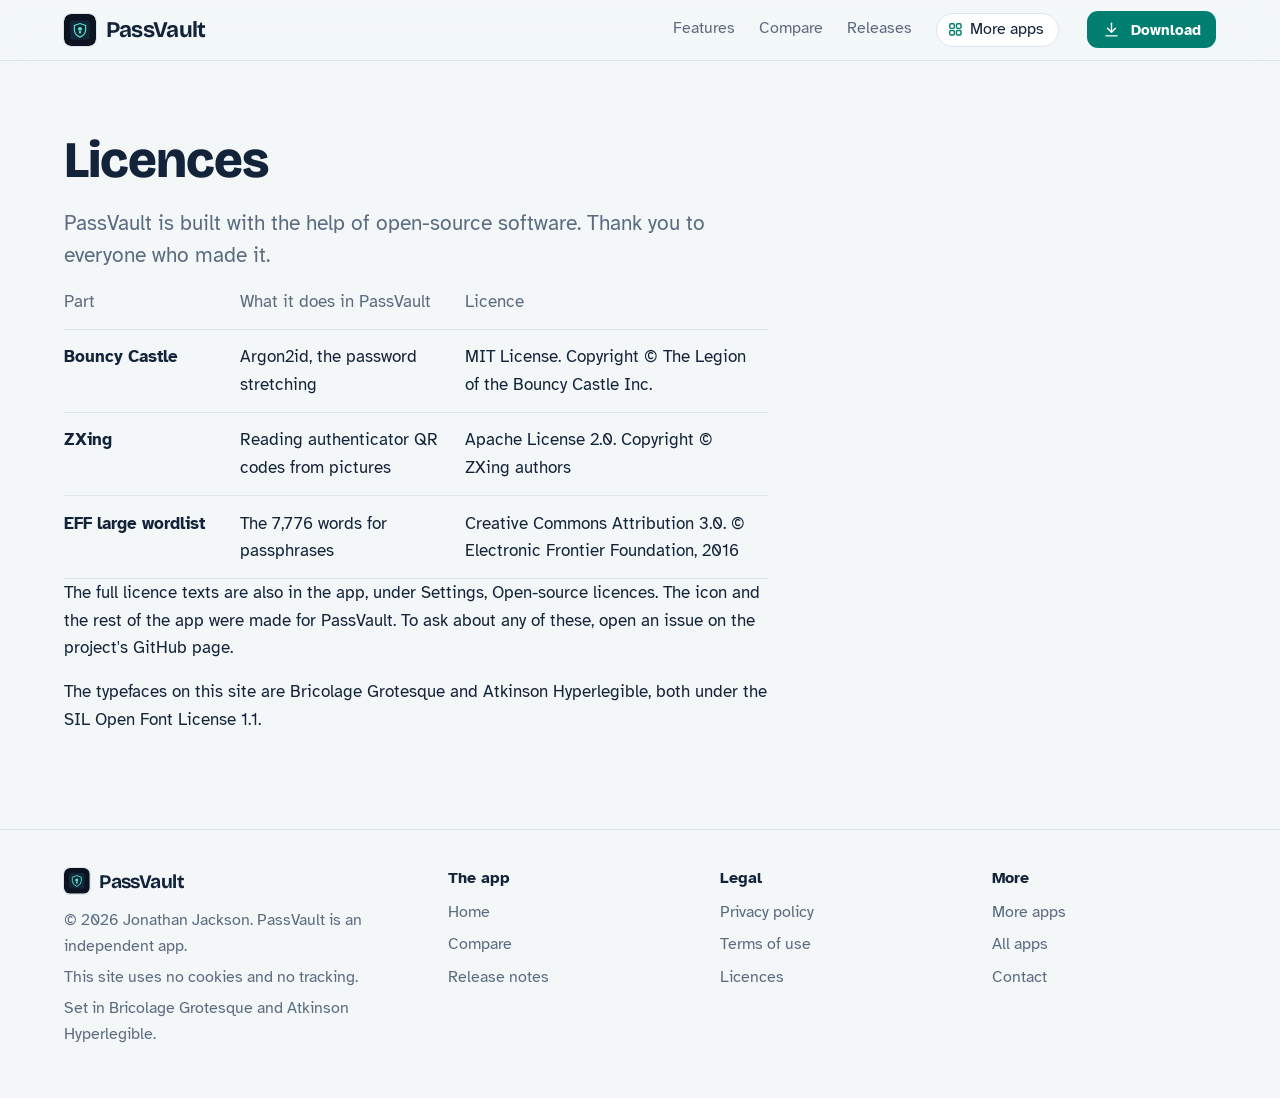
<file: licences.html>
<!DOCTYPE html>
<html lang="en-GB">
<head>
<meta charset="utf-8">
<meta name="viewport" content="width=device-width, initial-scale=1">
<title>PassVault licences</title>
<meta name="description" content="The open-source parts inside PassVault and their licences.">
<meta name="author" content="Jonathan Jackson">
<link rel="canonical" href="https://customgpter.github.io/passvault/licences.html">
<meta name="theme-color" content="#f3f7f8" media="(prefers-color-scheme: light)">
<meta name="theme-color" content="#0b1220" media="(prefers-color-scheme: dark)">
<meta property="og:type" content="website">
<meta property="og:site_name" content="PassVault">
<meta property="og:title" content="PassVault licences">
<meta property="og:description" content="The open-source parts inside PassVault and their licences.">
<meta property="og:url" content="https://customgpter.github.io/passvault/licences.html">
<meta property="og:image" content="https://customgpter.github.io/passvault/assets/og.png">
<meta property="og:image:width" content="1200">
<meta property="og:image:height" content="630">
<meta property="og:image:alt" content="PassVault&#x27;s vault screen: nine protected items, Quick add, search and the item list">
<meta property="og:locale" content="en_GB">
<meta name="twitter:card" content="summary_large_image">
<link rel="icon" href="./assets/favicon.svg" type="image/svg+xml">
<link rel="apple-touch-icon" href="./assets/apple-touch-icon.png">
<link rel="preload" href="./assets/fonts/bricolage-grotesque-latin.woff2" as="font" type="font/woff2" crossorigin>
<link rel="preload" href="./assets/fonts/atkinson-hyperlegible-latin-400-normal.woff2" as="font" type="font/woff2" crossorigin>
<link rel="stylesheet" href="./assets/site.css?v=1">
<link rel="stylesheet" href="./assets/house.css?v=1">
<link rel="stylesheet" href="./assets/apps-list.css?v=1">
<script src="./assets/apps-list.js?v=1" defer></script>
</head>
<body>
<a class="skip" href="#main">Skip to content</a>
<header class="masthead">
<div class="wrap">
<a class="brand" href="./" aria-label="PassVault home"><svg viewBox="0 0 108 108" aria-hidden="true"><rect width="108" height="108" rx="24" fill="#0B1220"/><path fill="#122539" d="M28,21L80,21Q87,21 87,28L87,80Q87,87 80,87L28,87Q21,87 21,80L21,28Q21,21 28,21"/><path fill="none" stroke="#54E3C0" stroke-width="4" stroke-linejoin="round" d="M54,32L73,39L73,54Q73,70 54,78Q35,70 35,54L35,39Z"/><path fill="#54E3C0" d="M54,44A7,7 0,1 0,54 58A7,7 0,1 0,54 44M51,56L57,56L58,65L50,65Z"/></svg><span>PassVault</span></a>
<nav aria-label="Main"><ul><li><a href="./#features">Features</a></li><li><a href="./compare.html">Compare</a></li><li><a href="./releases.html">Releases</a></li><li><a class="more-apps" href="./more-apps.html"><svg class="ico" viewBox="0 0 24 24" aria-hidden="true"><rect x="4" y="4" width="6.5" height="6.5" rx="1.6"/><rect x="13.5" y="4" width="6.5" height="6.5" rx="1.6"/><rect x="4" y="13.5" width="6.5" height="6.5" rx="1.6"/><rect x="13.5" y="13.5" width="6.5" height="6.5" rx="1.6"/></svg>More apps</a></li></ul></nav>
<a class="button small" href="https://github.com/CustomGPTer/passvault/releases/latest/download/PassVault.apk"><svg class="ico" viewBox="0 0 24 24" aria-hidden="true"><path d="M12 4v11"/><path d="M7 10.5l5 5 5-5"/><path d="M5 20h14"/></svg>Download</a>
</div>
</header>
<main id="main" class="doc">
<div class="wrap">
<div class="measure">
<h1>Licences</h1>
<p class="lede">PassVault is built with the help of open-source software. Thank you to everyone who made it.</p>
<div class="scroll"><table><thead><tr><th scope="col">Part</th><th scope="col">What it does in PassVault</th><th scope="col">Licence</th></tr></thead><tbody><tr><th scope="row">Bouncy Castle</th><td>Argon2id, the password stretching</td><td>MIT License. Copyright &copy; The Legion of the Bouncy Castle Inc.</td></tr><tr><th scope="row">ZXing</th><td>Reading authenticator QR codes from pictures</td><td>Apache License 2.0. Copyright &copy; ZXing authors</td></tr><tr><th scope="row">EFF large wordlist</th><td>The 7,776 words for passphrases</td><td>Creative Commons Attribution 3.0. &copy; Electronic Frontier Foundation, 2016</td></tr></tbody></table></div>
<p>The full licence texts are also in the app, under Settings, Open-source licences. The icon and the rest of the app were made for PassVault. To ask about any of these, open an issue on the project's GitHub page.</p>
<p>The typefaces on this site are Bricolage Grotesque and Atkinson Hyperlegible, both under the SIL Open Font License 1.1.</p>
</div>
</div>
</main>
<footer class="colophon">
<div class="wrap">
<div>
<a class="brand" href="./" aria-label="PassVault home"><svg viewBox="0 0 108 108" aria-hidden="true"><rect width="108" height="108" rx="24" fill="#0B1220"/><path fill="#122539" d="M28,21L80,21Q87,21 87,28L87,80Q87,87 80,87L28,87Q21,87 21,80L21,28Q21,21 28,21"/><path fill="none" stroke="#54E3C0" stroke-width="4" stroke-linejoin="round" d="M54,32L73,39L73,54Q73,70 54,78Q35,70 35,54L35,39Z"/><path fill="#54E3C0" d="M54,44A7,7 0,1 0,54 58A7,7 0,1 0,54 44M51,56L57,56L58,65L50,65Z"/></svg><span>PassVault</span></a>
<p>&copy; 2026 Jonathan Jackson. PassVault is an independent app.</p>
<p>This site uses no cookies and no tracking.</p>
<p>Set in Bricolage Grotesque and Atkinson Hyperlegible.</p>
</div>
<nav aria-label="The app"><h2>The app</h2><ul>
<li><a href="./">Home</a></li>
<li><a href="./compare.html">Compare</a></li>
<li><a href="./releases.html">Release notes</a></li>

</ul></nav>
<nav aria-label="Legal"><h2>Legal</h2><ul>
<li><a href="./privacy.html">Privacy policy</a></li>
<li><a href="./terms.html">Terms of use</a></li>
<li><a href="./licences.html">Licences</a></li>
</ul></nav>
<nav aria-label="More"><h2>More</h2><ul>
<li><a href="./more-apps.html">More apps</a></li>
<li><a href="https://customgpter.github.io/">All apps</a></li>
<li><a href="https://github.com/CustomGPTer/passvault/issues">Contact</a></li>
</ul></nav>
</div>
</footer>
</body>
</html>
</file>
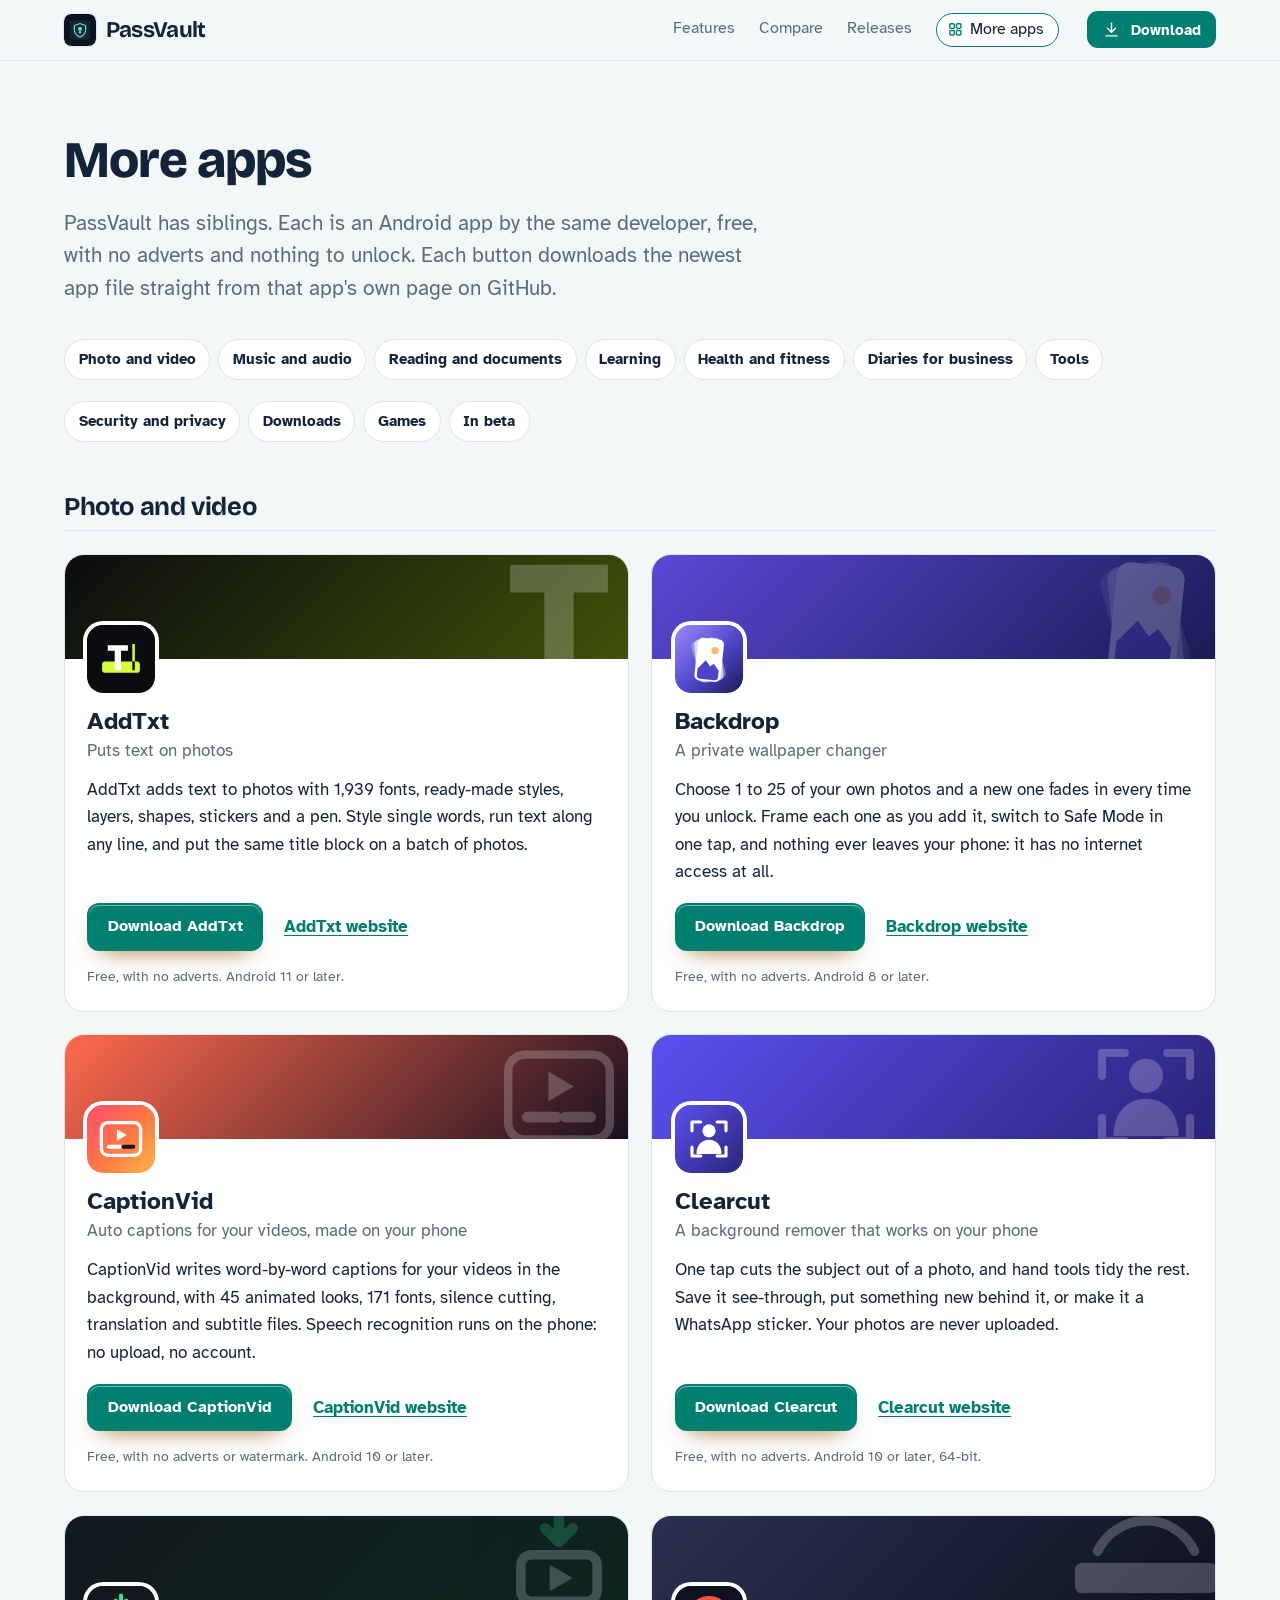
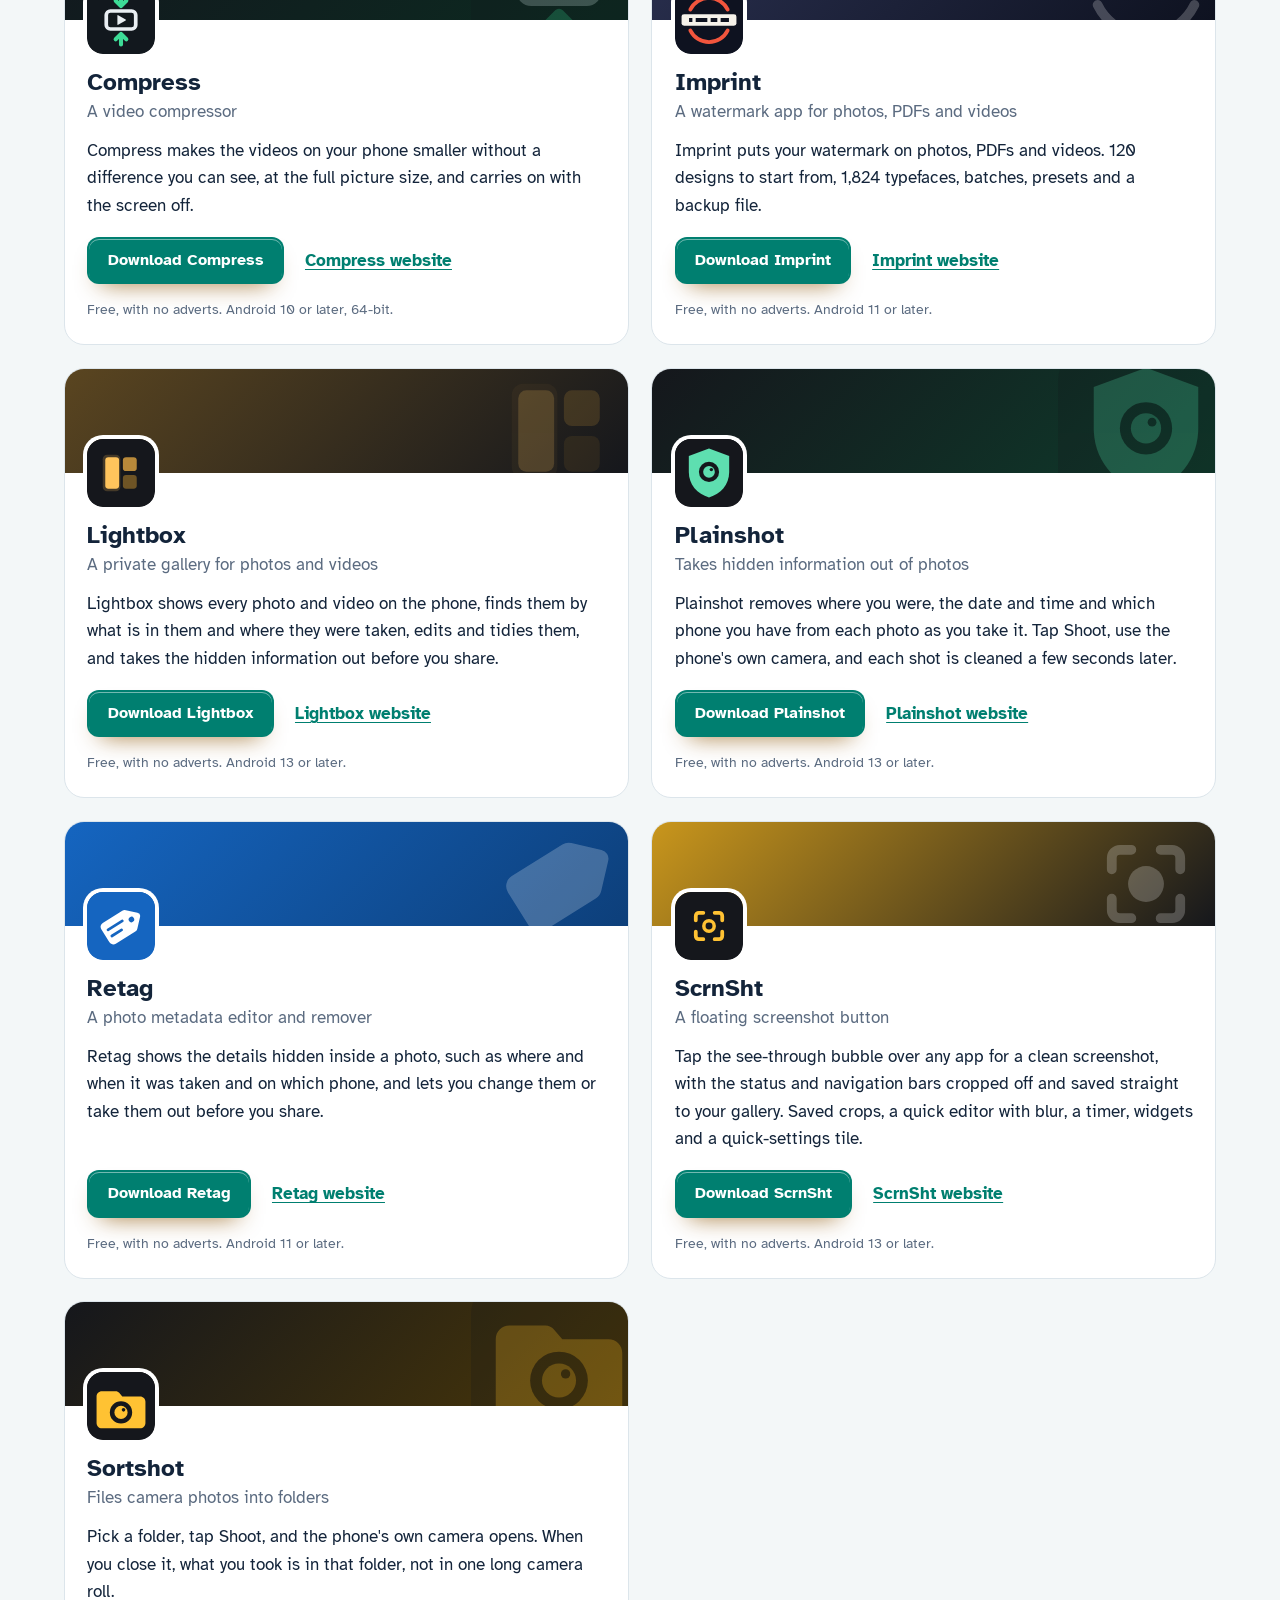
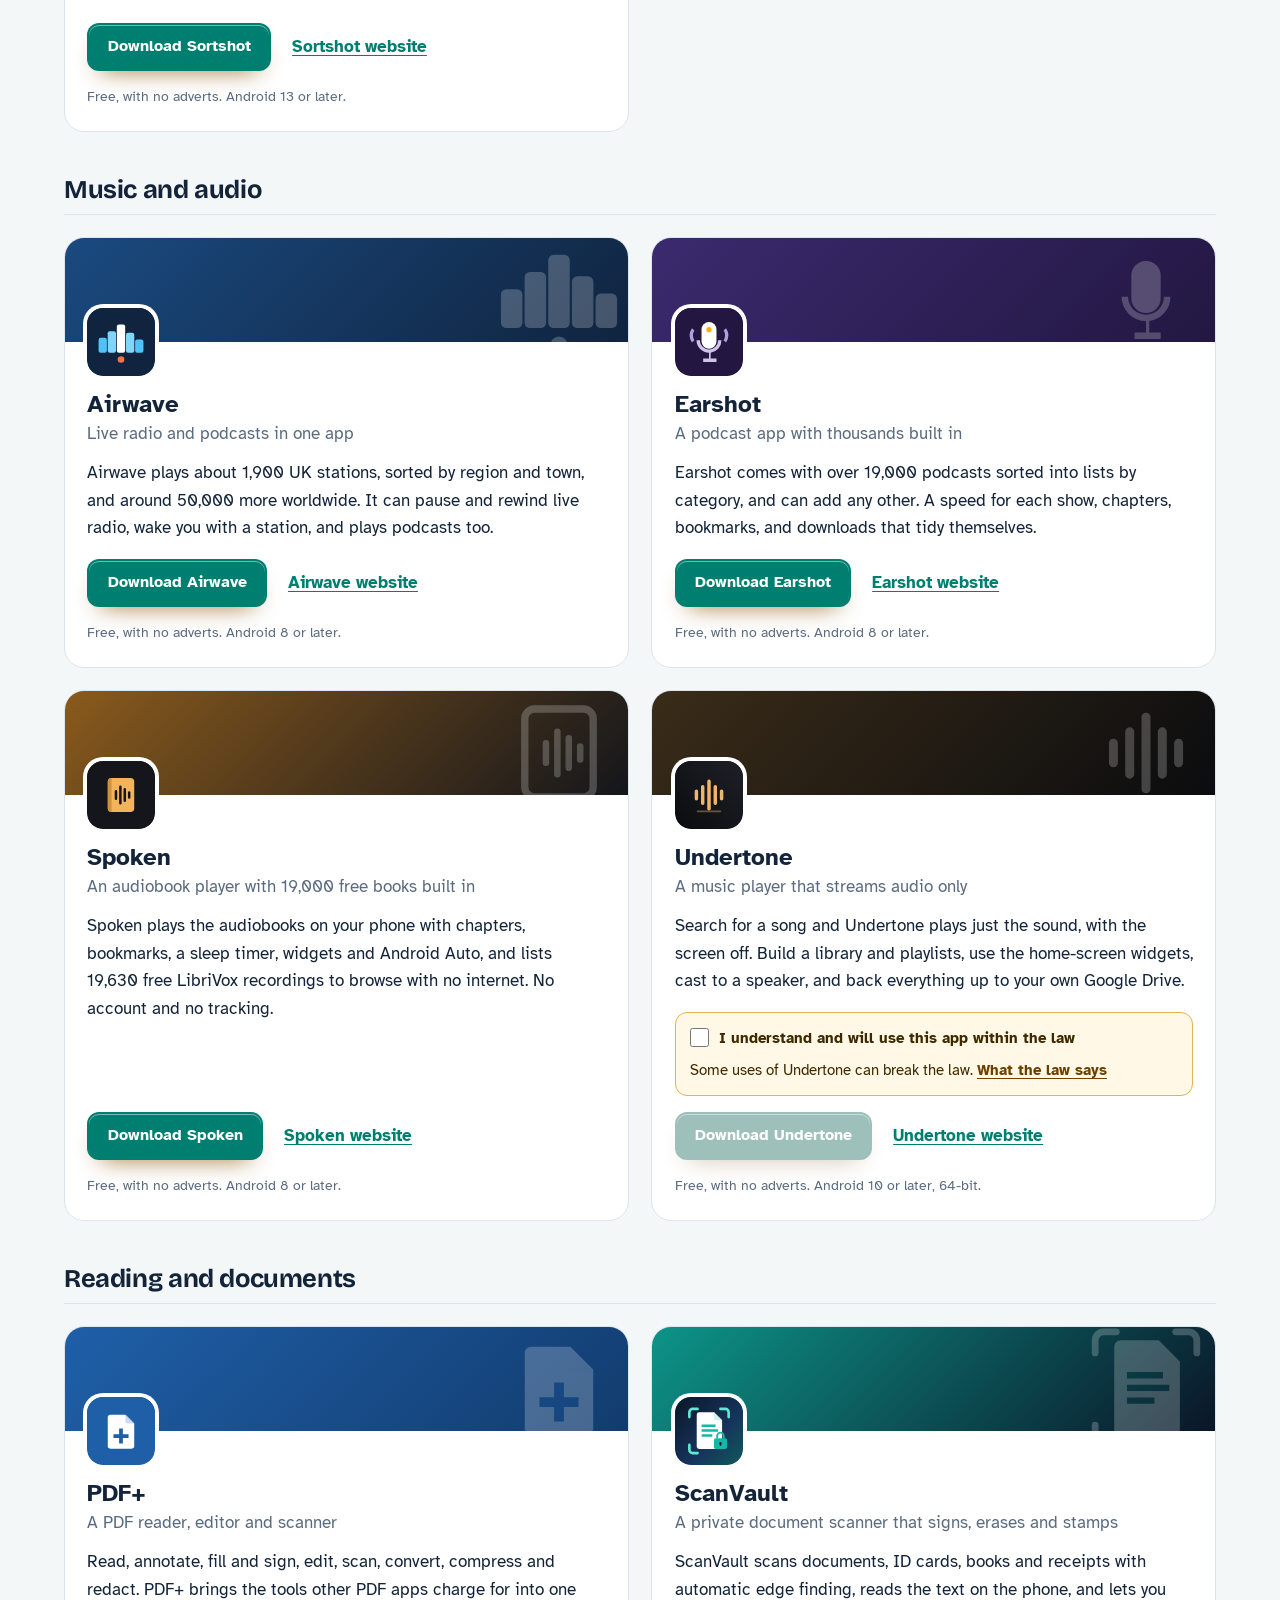
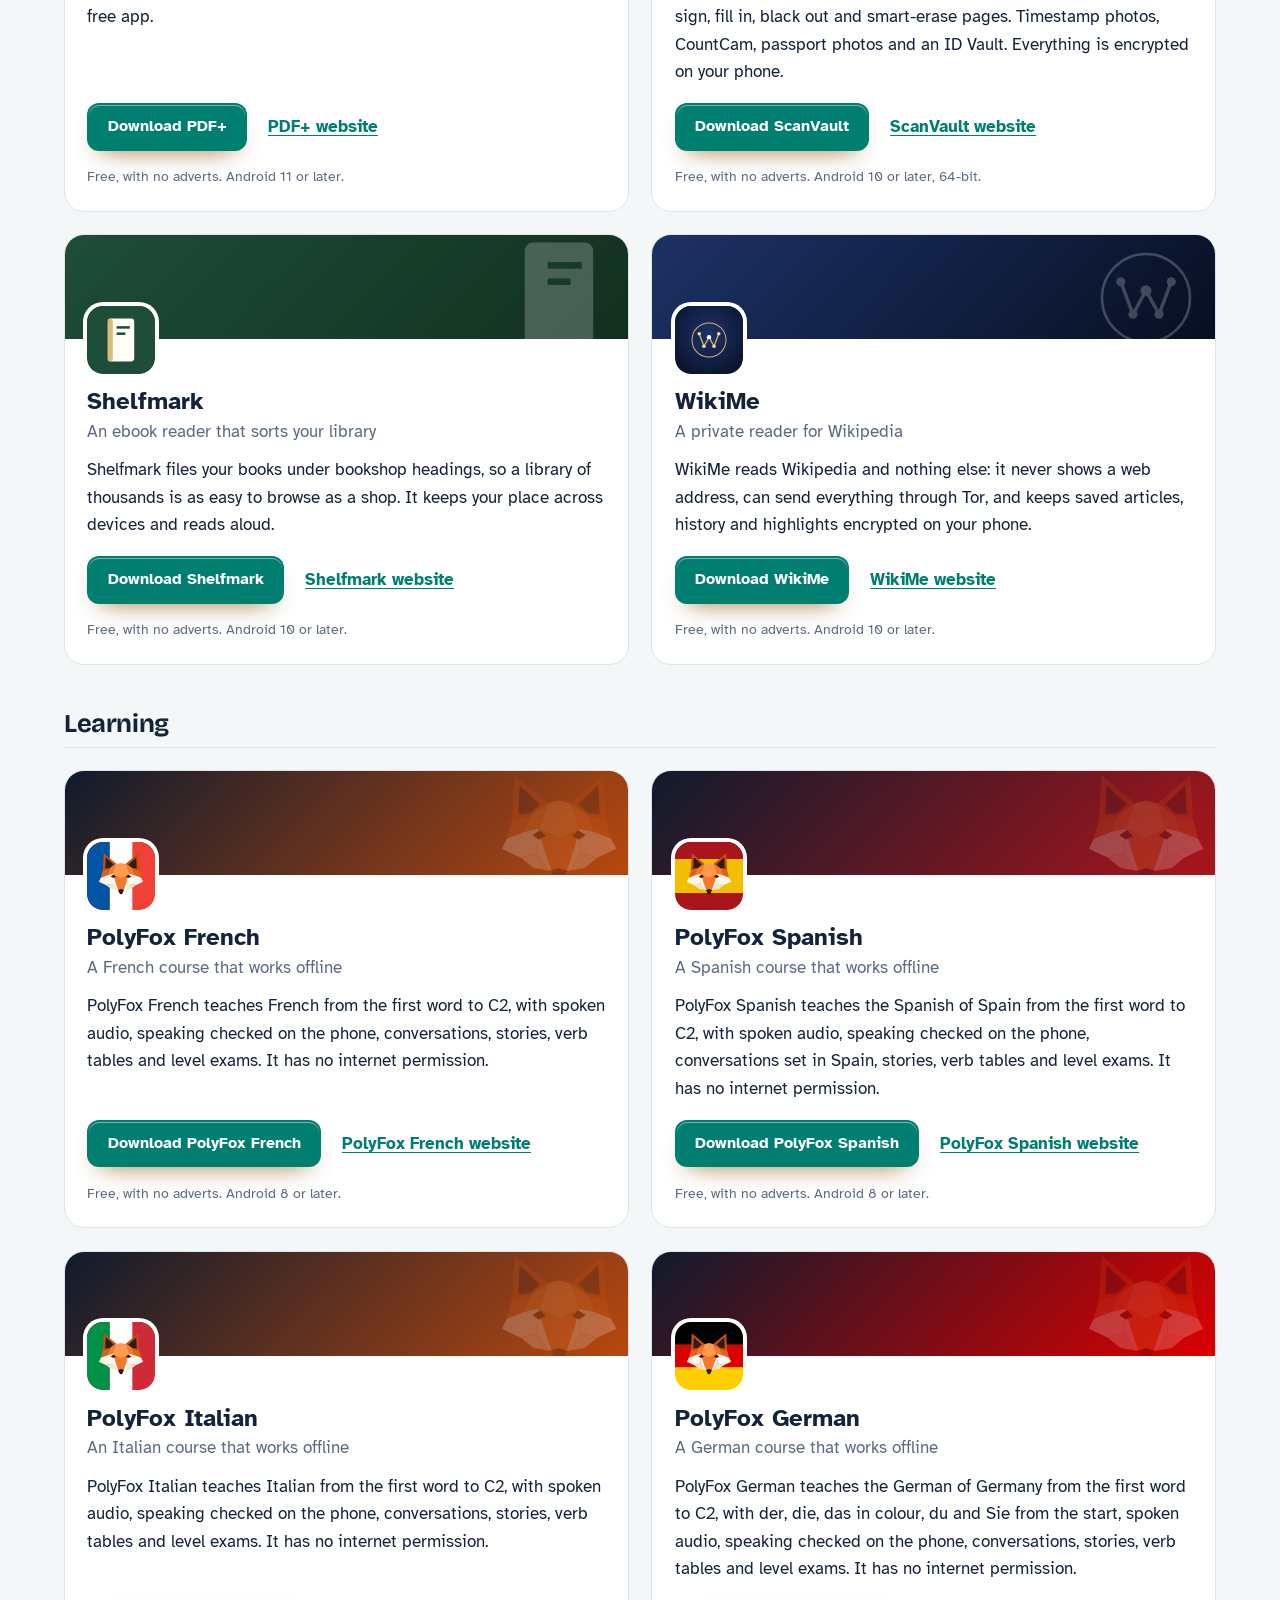
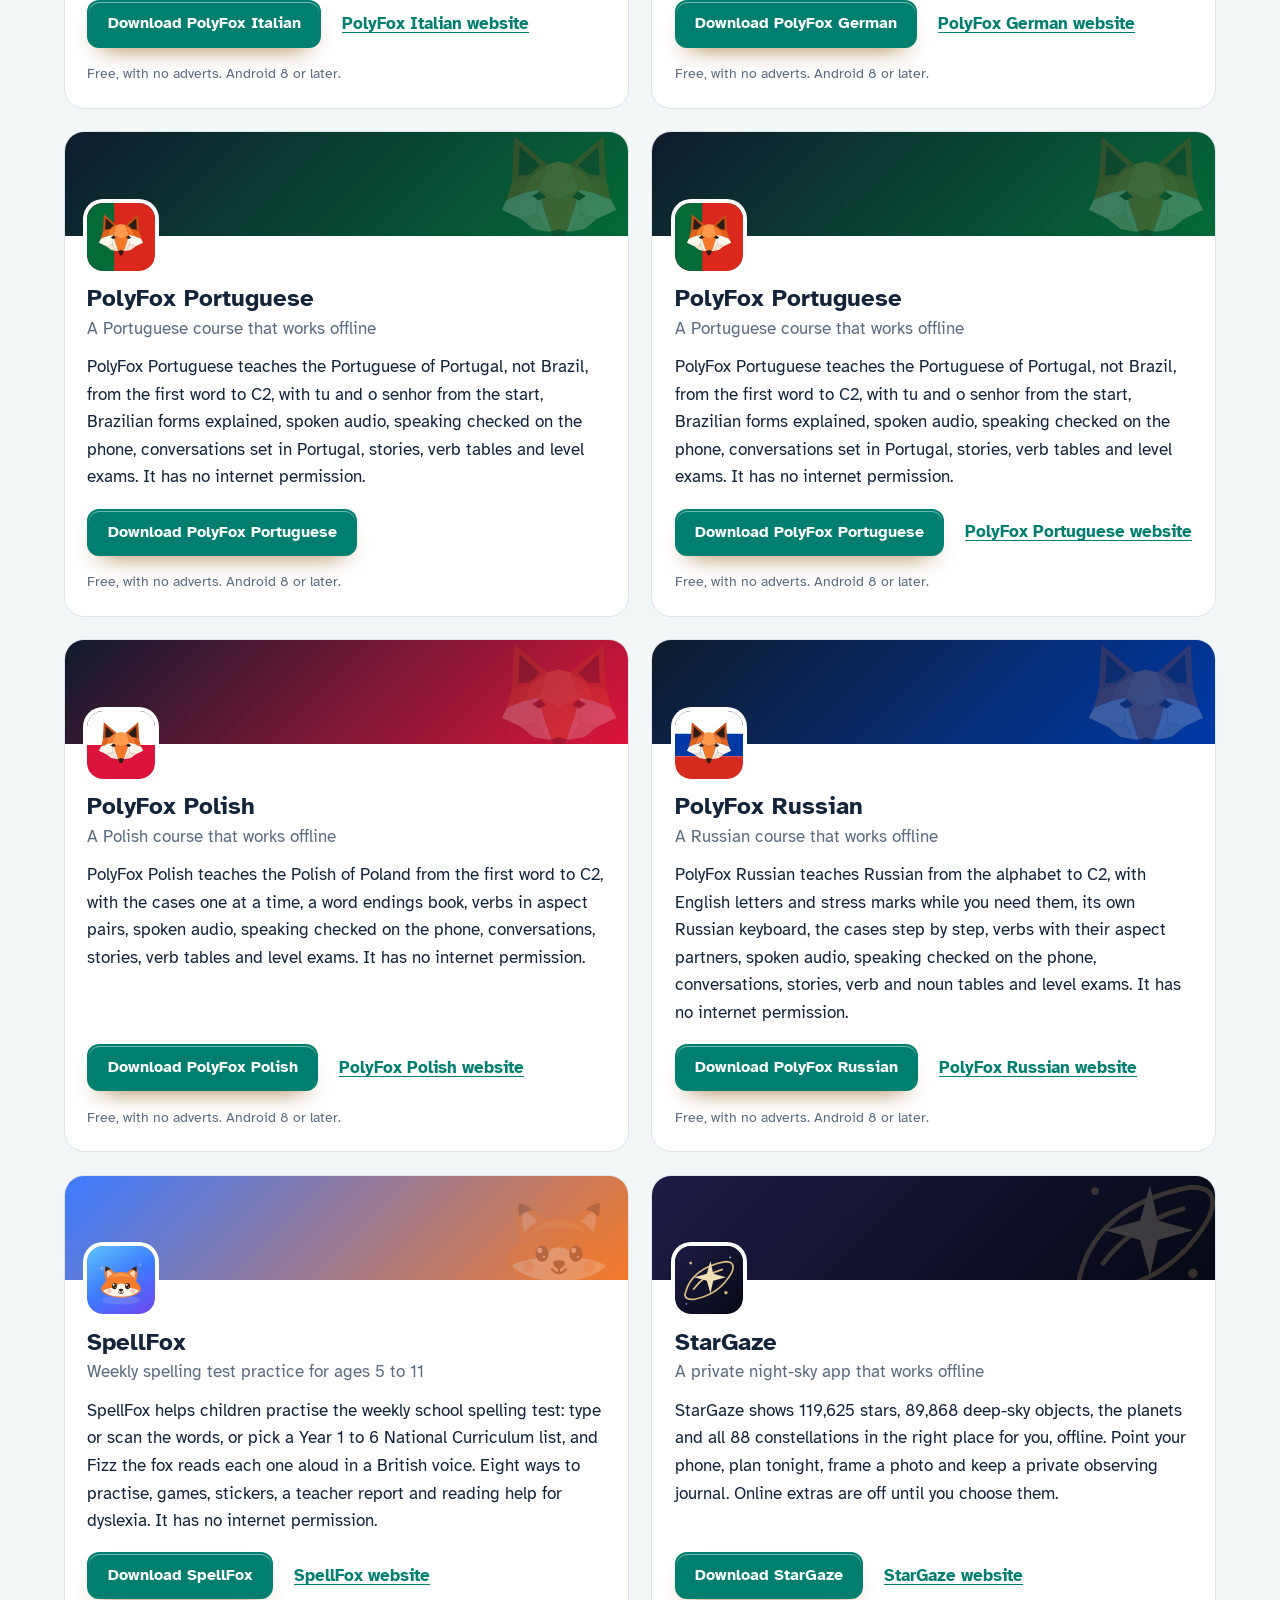
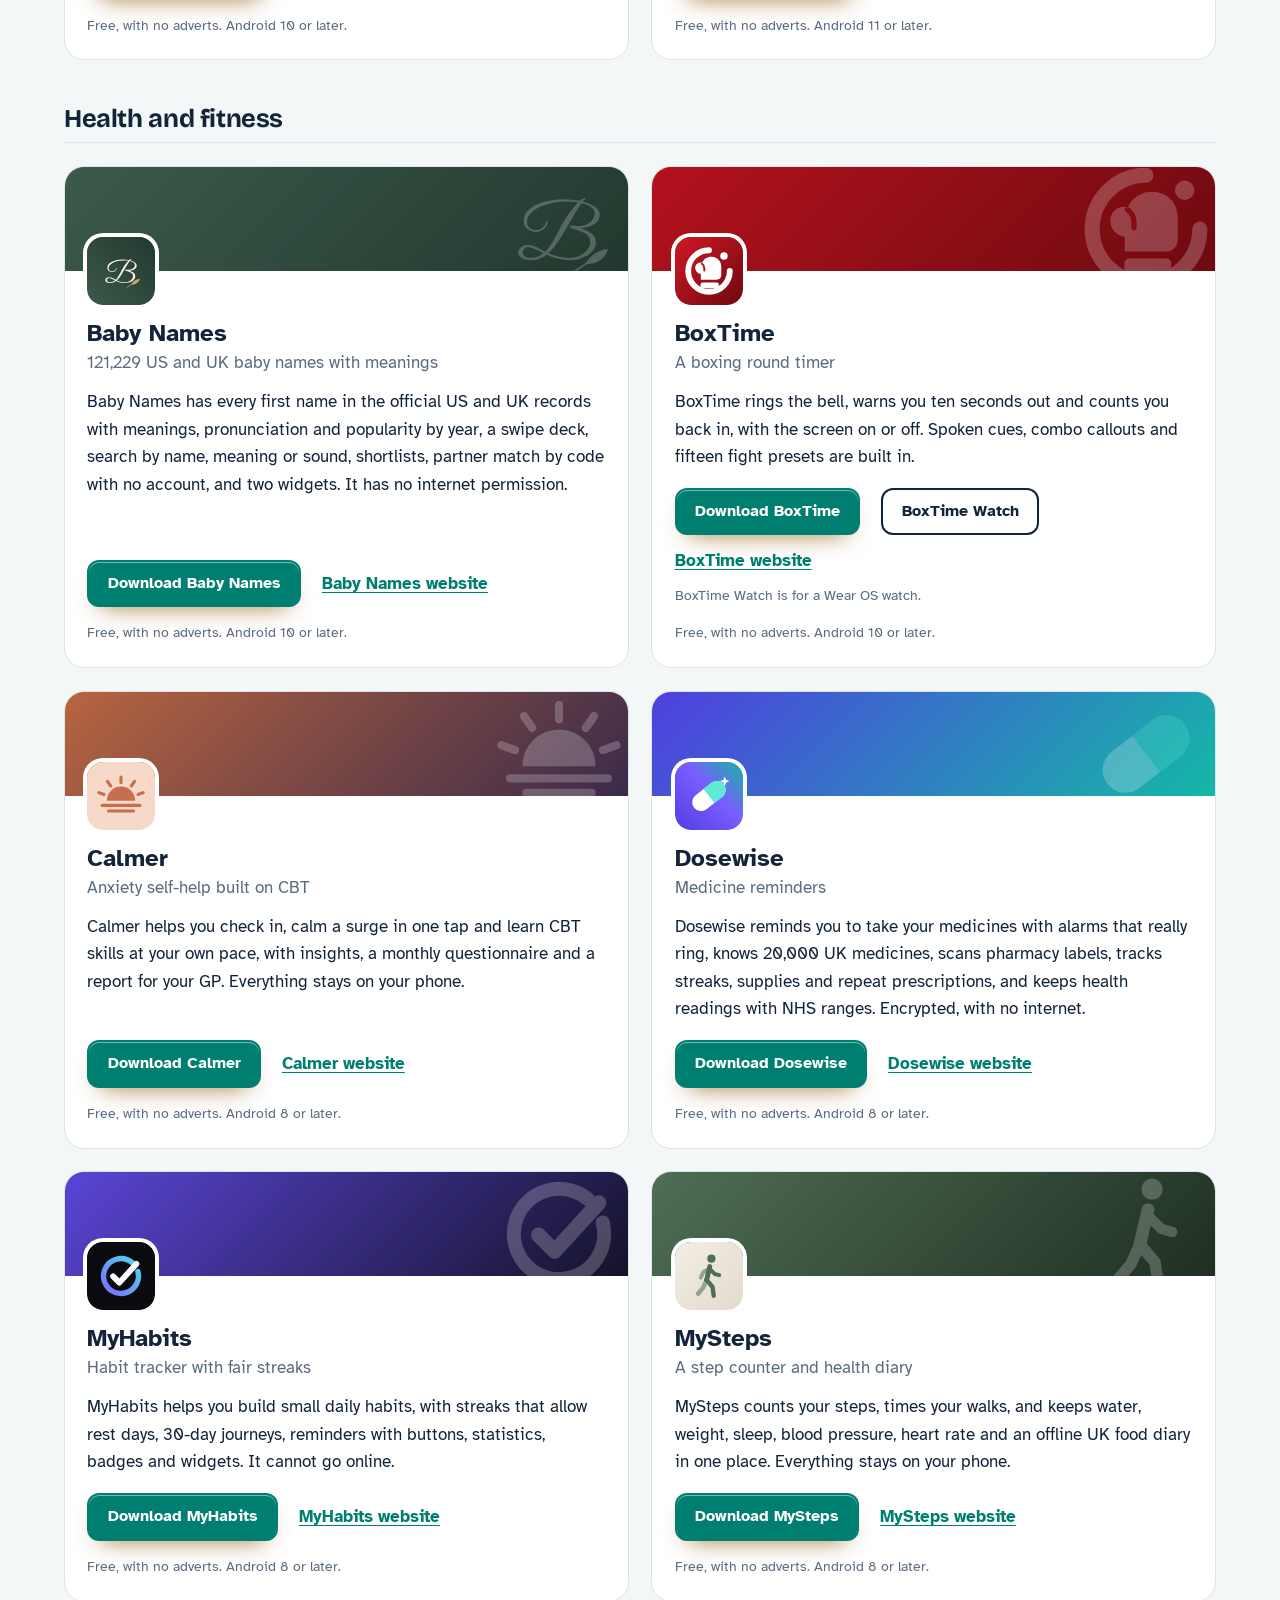
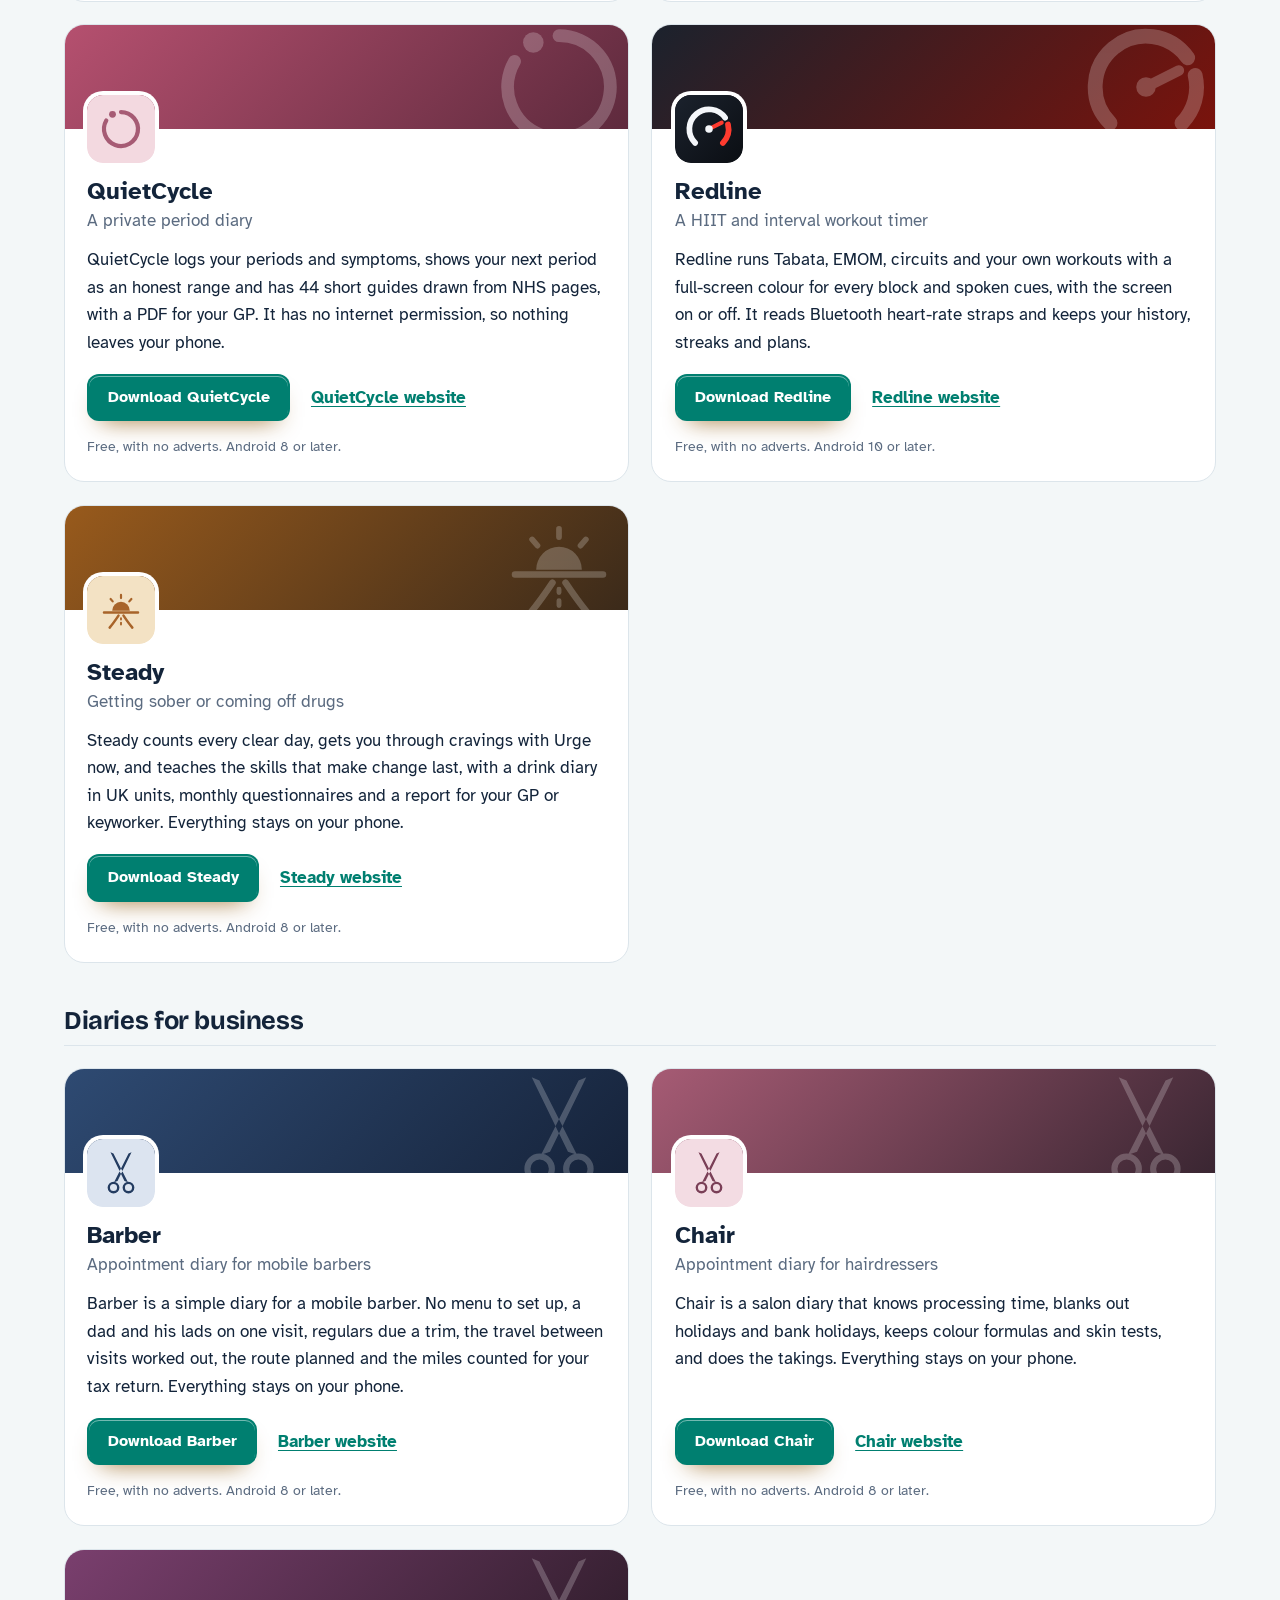
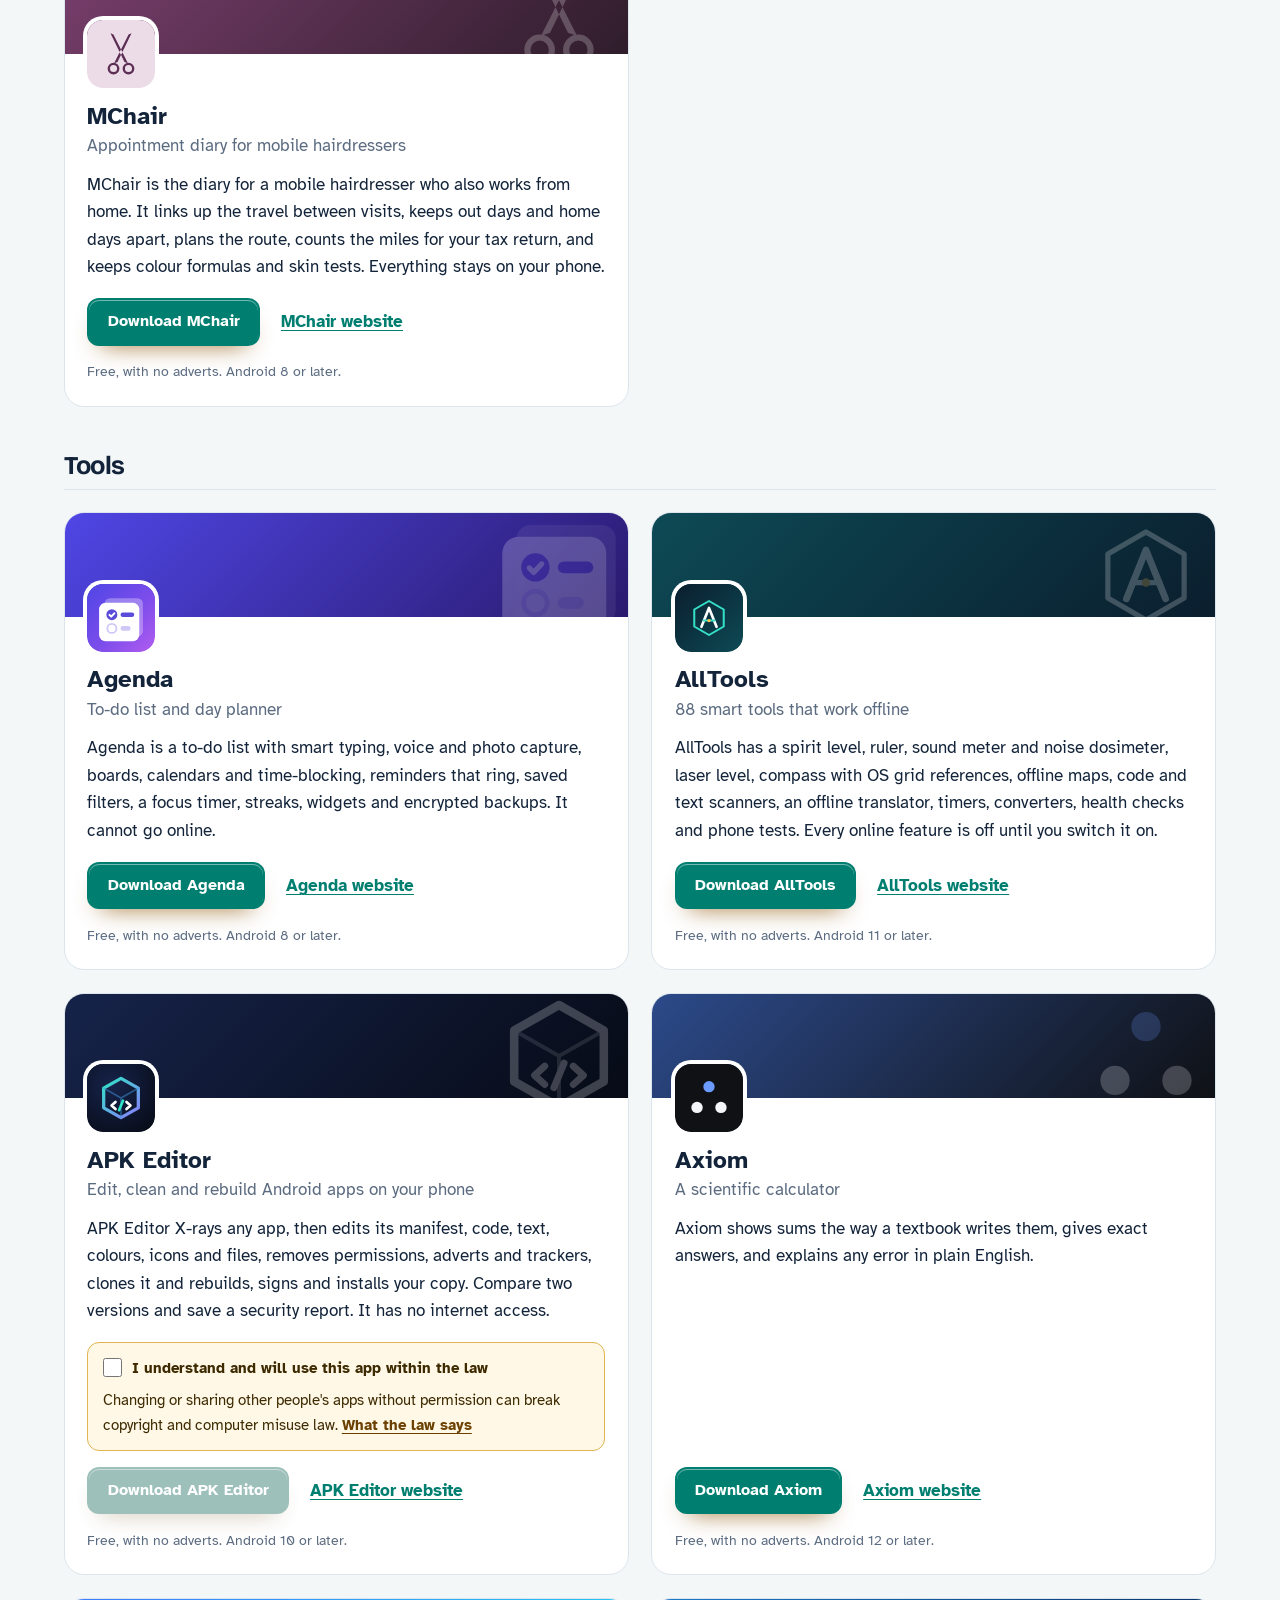
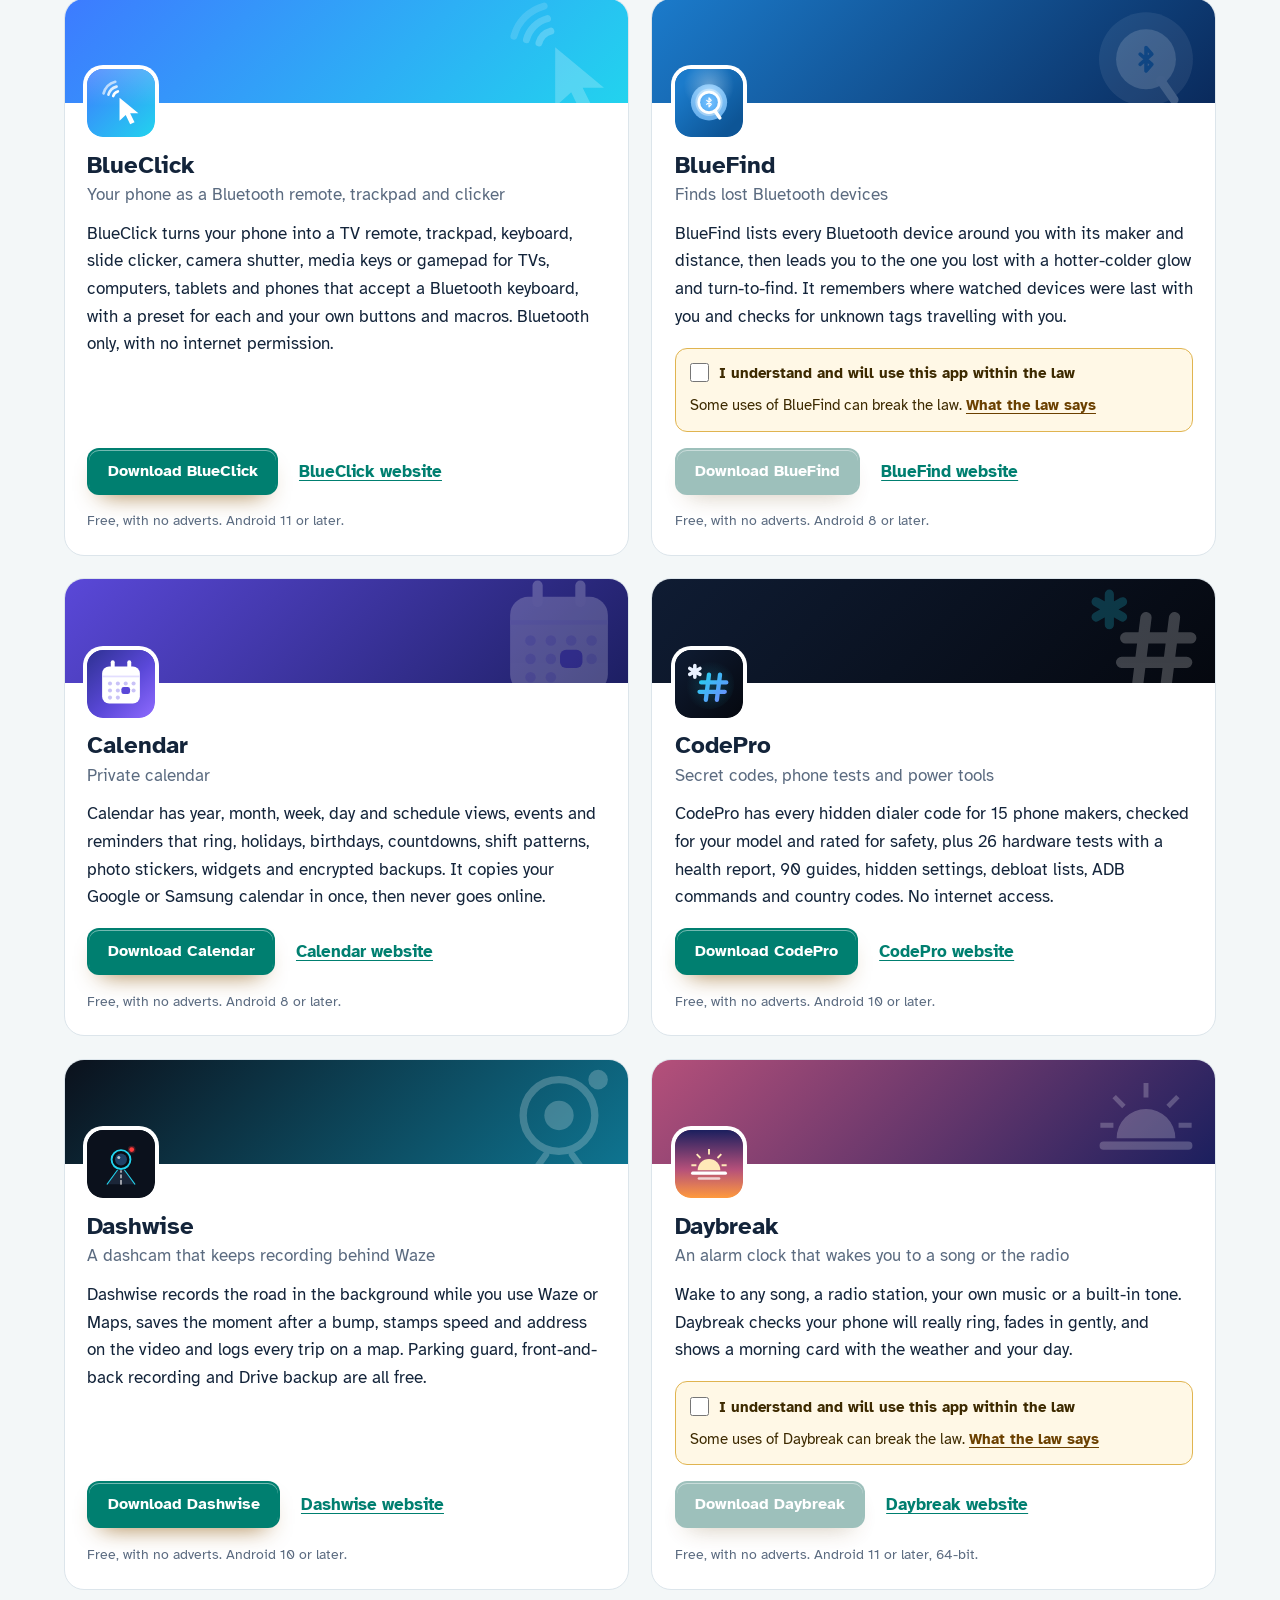
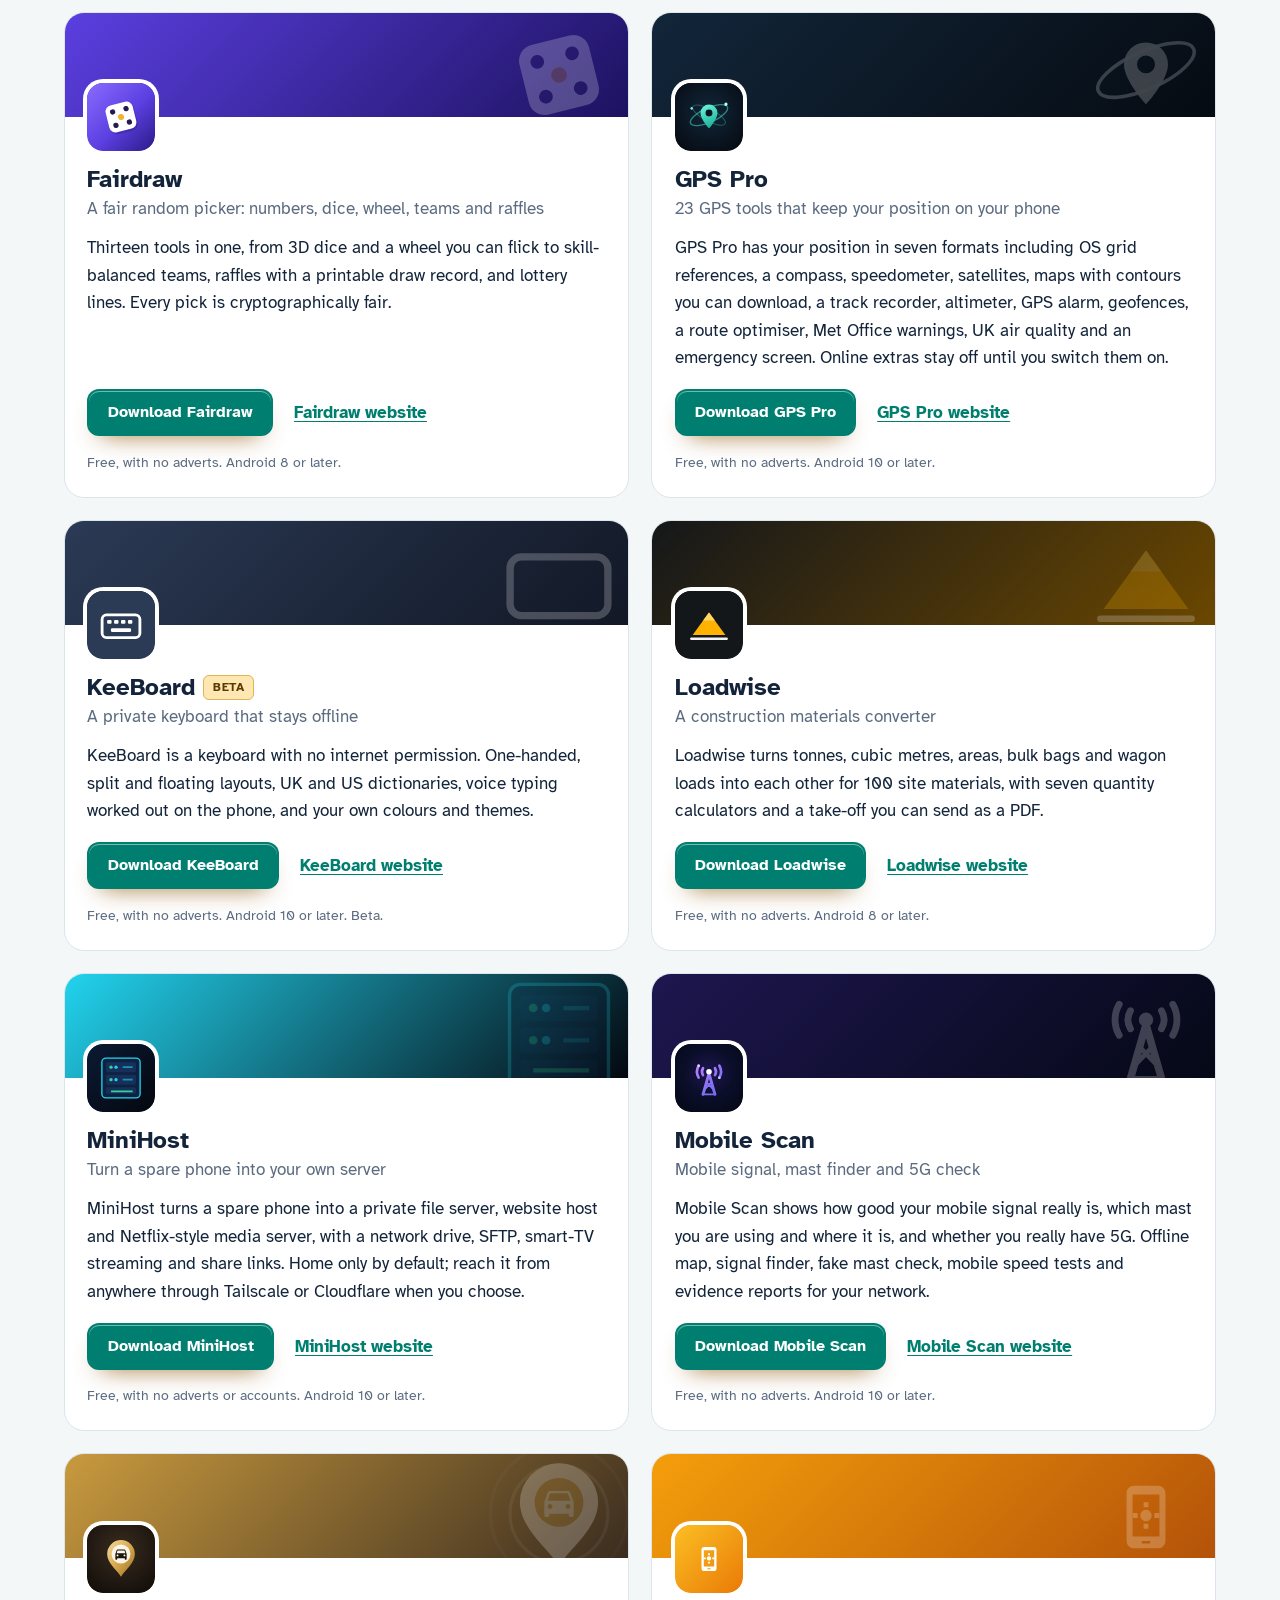
<file: more-apps.html>
<!DOCTYPE html>
<html lang="en-GB">
<head>
<meta charset="utf-8">
<meta name="viewport" content="width=device-width, initial-scale=1">
<title>More free Android apps from the maker of PassVault</title>
<meta name="description" content="All 99 free Android apps from the maker of PassVault, in one list by category, each with its download and a link to its website.">
<meta name="author" content="Jonathan Jackson">
<link rel="canonical" href="https://customgpter.github.io/passvault/more-apps.html">
<meta name="theme-color" content="#f3f7f8" media="(prefers-color-scheme: light)">
<meta name="theme-color" content="#0b1220" media="(prefers-color-scheme: dark)">
<meta property="og:type" content="website">
<meta property="og:site_name" content="PassVault">
<meta property="og:title" content="More free Android apps from the maker of PassVault">
<meta property="og:description" content="All 99 free Android apps from the maker of PassVault, in one list by category, each with its download and a link to its website.">
<meta property="og:url" content="https://customgpter.github.io/passvault/more-apps.html">
<meta property="og:image" content="https://customgpter.github.io/passvault/assets/og.png">
<meta property="og:image:width" content="1200">
<meta property="og:image:height" content="630">
<meta property="og:image:alt" content="PassVault&#x27;s vault screen: nine protected items, Quick add, search and the item list">
<meta property="og:locale" content="en_GB">
<meta name="twitter:card" content="summary_large_image">
<link rel="icon" href="./assets/favicon.svg" type="image/svg+xml">
<link rel="apple-touch-icon" href="./assets/apple-touch-icon.png">
<link rel="preload" href="./assets/fonts/bricolage-grotesque-latin.woff2" as="font" type="font/woff2" crossorigin>
<link rel="preload" href="./assets/fonts/atkinson-hyperlegible-latin-400-normal.woff2" as="font" type="font/woff2" crossorigin>
<link rel="stylesheet" href="./assets/site.css?v=1">
<link rel="stylesheet" href="./assets/house.css?v=1">
<script type="application/ld+json">{"@context":"https://schema.org","@type":"ItemList","name":"Apps from the maker of PassVault","url":"https://customgpter.github.io/passvault/more-apps.html","itemListElement":[{"@type":"ListItem","position":1,"name":"AddTxt","url":"https://customgpter.github.io/addtxt/"},{"@type":"ListItem","position":2,"name":"Backdrop","url":"https://customgpter.github.io/backdrop/"},{"@type":"ListItem","position":3,"name":"CaptionVid","url":"https://customgpter.github.io/captionvid/"},{"@type":"ListItem","position":4,"name":"Clearcut","url":"https://customgpter.github.io/clearcut/"},{"@type":"ListItem","position":5,"name":"Compress","url":"https://customgpter.github.io/compress/"},{"@type":"ListItem","position":6,"name":"Imprint","url":"https://customgpter.github.io/imprint/"},{"@type":"ListItem","position":7,"name":"Lightbox","url":"https://customgpter.github.io/lightbox/"},{"@type":"ListItem","position":8,"name":"Plainshot","url":"https://customgpter.github.io/plainshot/"},{"@type":"ListItem","position":9,"name":"Retag","url":"https://customgpter.github.io/retag/"},{"@type":"ListItem","position":10,"name":"ScrnSht","url":"https://customgpter.github.io/scrnsht/"},{"@type":"ListItem","position":11,"name":"Sortshot","url":"https://customgpter.github.io/sortshot/"},{"@type":"ListItem","position":12,"name":"Airwave","url":"https://customgpter.github.io/airwave/"},{"@type":"ListItem","position":13,"name":"Earshot","url":"https://customgpter.github.io/earshot/"},{"@type":"ListItem","position":14,"name":"Spoken","url":"https://customgpter.github.io/spoken/"},{"@type":"ListItem","position":15,"name":"Undertone","url":"https://customgpter.github.io/undertone/"},{"@type":"ListItem","position":16,"name":"PDF+","url":"https://customgpter.github.io/pdfplus/"},{"@type":"ListItem","position":17,"name":"ScanVault","url":"https://customgpter.github.io/scanvault/"},{"@type":"ListItem","position":18,"name":"Shelfmark","url":"https://customgpter.github.io/shelfmark/"},{"@type":"ListItem","position":19,"name":"WikiMe","url":"https://customgpter.github.io/wikime/"},{"@type":"ListItem","position":20,"name":"PolyFox French","url":"https://customgpter.github.io/polyfox/"},{"@type":"ListItem","position":21,"name":"PolyFox German","url":"https://customgpter.github.io/polyfox-german/"},{"@type":"ListItem","position":22,"name":"PolyFox Portuguese","url":"https://customgpter.github.io/polyfox-portuguese/"},{"@type":"ListItem","position":23,"name":"PolyFox Polish","url":"https://customgpter.github.io/polyfox-polish/"},{"@type":"ListItem","position":24,"name":"PolyFox Russian","url":"https://customgpter.github.io/polyfox-russian/"},{"@type":"ListItem","position":25,"name":"SpellFox","url":"https://customgpter.github.io/spellfox/"},{"@type":"ListItem","position":26,"name":"StarGaze","url":"https://customgpter.github.io/stargaze/"},{"@type":"ListItem","position":27,"name":"Baby Names","url":"https://customgpter.github.io/babynames/"},{"@type":"ListItem","position":28,"name":"BoxTime","url":"https://customgpter.github.io/boxtime/"},{"@type":"ListItem","position":29,"name":"Calmer","url":"https://customgpter.github.io/calmer/"},{"@type":"ListItem","position":30,"name":"Dosewise","url":"https://customgpter.github.io/dosewise/"},{"@type":"ListItem","position":31,"name":"MyHabits","url":"https://customgpter.github.io/myhabits/"},{"@type":"ListItem","position":32,"name":"MySteps","url":"https://customgpter.github.io/mysteps/"},{"@type":"ListItem","position":33,"name":"QuietCycle","url":"https://customgpter.github.io/quietcycle/"},{"@type":"ListItem","position":34,"name":"Redline","url":"https://customgpter.github.io/redline/"},{"@type":"ListItem","position":35,"name":"Steady","url":"https://customgpter.github.io/steady/"},{"@type":"ListItem","position":36,"name":"Barber","url":"https://customgpter.github.io/barber/"},{"@type":"ListItem","position":37,"name":"Chair","url":"https://customgpter.github.io/chair/"},{"@type":"ListItem","position":38,"name":"MChair","url":"https://customgpter.github.io/mchair/"},{"@type":"ListItem","position":39,"name":"Agenda","url":"https://customgpter.github.io/agenda/"},{"@type":"ListItem","position":40,"name":"AllTools","url":"https://customgpter.github.io/alltools/"},{"@type":"ListItem","position":41,"name":"APK Editor","url":"https://customgpter.github.io/apkeditor/"},{"@type":"ListItem","position":42,"name":"Axiom","url":"https://customgpter.github.io/axiom/"},{"@type":"ListItem","position":43,"name":"BlueClick","url":"https://customgpter.github.io/blueclick/"},{"@type":"ListItem","position":44,"name":"BlueFind","url":"https://customgpter.github.io/bluefind/"},{"@type":"ListItem","position":45,"name":"Calendar","url":"https://customgpter.github.io/calendar/"},{"@type":"ListItem","position":46,"name":"CodePro","url":"https://customgpter.github.io/codepro/"},{"@type":"ListItem","position":47,"name":"Dashwise","url":"https://customgpter.github.io/dashwise/"},{"@type":"ListItem","position":48,"name":"Daybreak","url":"https://customgpter.github.io/daybreak/"},{"@type":"ListItem","position":49,"name":"Fairdraw","url":"https://customgpter.github.io/fairdraw/"},{"@type":"ListItem","position":50,"name":"GPS Pro","url":"https://customgpter.github.io/gpspro/"},{"@type":"ListItem","position":51,"name":"KeeBoard","url":"https://customgpter.github.io/keeboard/"},{"@type":"ListItem","position":52,"name":"Loadwise","url":"https://customgpter.github.io/loadwise/"},{"@type":"ListItem","position":53,"name":"MiniHost","url":"https://customgpter.github.io/minihost/"},{"@type":"ListItem","position":54,"name":"Mobile Scan","url":"https://customgpter.github.io/mobilescan/"},{"@type":"ListItem","position":55,"name":"Parkwise","url":"https://customgpter.github.io/parkwise/"},{"@type":"ListItem","position":56,"name":"Pocketmind","url":"https://customgpter.github.io/pocketmind/"},{"@type":"ListItem","position":57,"name":"Refine","url":"https://customgpter.github.io/refine/"},{"@type":"ListItem","position":58,"name":"Shiftwise","url":"https://customgpter.github.io/shiftwise/"},{"@type":"ListItem","position":59,"name":"SimpleCalc","url":"https://customgpter.github.io/simplecalc/"},{"@type":"ListItem","position":60,"name":"Skyline","url":"https://customgpter.github.io/skyline/"},{"@type":"ListItem","position":61,"name":"Slipway","url":"https://customgpter.github.io/slipway/"},{"@type":"ListItem","position":62,"name":"Tagger","url":"https://customgpter.github.io/tagger/"},{"@type":"ListItem","position":63,"name":"TotalClean","url":"https://customgpter.github.io/totalclean/"},{"@type":"ListItem","position":64,"name":"TVLink","url":"https://customgpter.github.io/tvlink/"},{"@type":"ListItem","position":65,"name":"Unbox","url":"https://customgpter.github.io/unbox/"},{"@type":"ListItem","position":66,"name":"WhatsKeep","url":"https://customgpter.github.io/whatskeep/"},{"@type":"ListItem","position":67,"name":"WiFi Scan","url":"https://customgpter.github.io/wifiscan/"},{"@type":"ListItem","position":68,"name":"Auditly","url":"https://customgpter.github.io/auditly/"},{"@type":"ListItem","position":69,"name":"Backchannel","url":"https://customgpter.github.io/backchannel/"},{"@type":"ListItem","position":70,"name":"ENotes","url":"https://customgpter.github.io/enotes/"},{"@type":"ListItem","position":71,"name":"FindMe","url":"https://customgpter.github.io/findme/"},{"@type":"ListItem","position":72,"name":"iLock","url":"https://customgpter.github.io/ilock/"},{"@type":"ListItem","position":73,"name":"ImSafe","url":"https://customgpter.github.io/imsafe/"},{"@type":"ListItem","position":74,"name":"IShred","url":"https://customgpter.github.io/ishred/"},{"@type":"ListItem","position":75,"name":"LockBox","url":"https://customgpter.github.io/lockbox/"},{"@type":"ListItem","position":76,"name":"PassVault","url":"https://customgpter.github.io/passvault/"},{"@type":"ListItem","position":77,"name":"SpyFind","url":"https://customgpter.github.io/spyfind/"},{"@type":"ListItem","position":78,"name":"TextWipe","url":"https://customgpter.github.io/textwipe/"},{"@type":"ListItem","position":79,"name":"Tracewire","url":"https://customgpter.github.io/tracewire/"},{"@type":"ListItem","position":80,"name":"Vigil","url":"https://customgpter.github.io/vigil/"},{"@type":"ListItem","position":81,"name":"Grab","url":"https://customgpter.github.io/grab/"},{"@type":"ListItem","position":82,"name":"Swarm","url":"https://customgpter.github.io/swarm/"},{"@type":"ListItem","position":83,"name":"Plane Games","url":"https://customgpter.github.io/plane-games/"},{"@type":"ListItem","position":84,"name":"Ninefold","url":"https://customgpter.github.io/ninefold/"},{"@type":"ListItem","position":85,"name":"Cubewise","url":"https://customgpter.github.io/cubewise/"},{"@type":"ListItem","position":86,"name":"Tilewise","url":"https://customgpter.github.io/tilewise/"},{"@type":"ListItem","position":87,"name":"Letterwise","url":"https://customgpter.github.io/letterwise/"},{"@type":"ListItem","position":88,"name":"Kingside","url":"https://customgpter.github.io/kingside/"},{"@type":"ListItem","position":89,"name":"Deckhand","url":"https://customgpter.github.io/deckhand/"},{"@type":"ListItem","position":90,"name":"SNESForge","url":"https://customgpter.github.io/snesforge/"},{"@type":"ListItem","position":91,"name":"Fame Boy","url":"https://customgpter.github.io/fameboy/"},{"@type":"ListItem","position":92,"name":"PSPPro","url":"https://customgpter.github.io/psppro/"},{"@type":"ListItem","position":93,"name":"MegaGen","url":"https://customgpter.github.io/megagen/"},{"@type":"ListItem","position":94,"name":"QVR","url":"https://customgpter.github.io/qvr/"},{"@type":"ListItem","position":95,"name":"QVR Watch","url":"https://customgpter.github.io/qvr-watch/"},{"@type":"ListItem","position":96,"name":"QVRLite","url":"https://customgpter.github.io/qvrlite/"},{"@type":"ListItem","position":97,"name":"Onionz","url":"https://customgpter.github.io/onionz/"},{"@type":"ListItem","position":98,"name":"OnionzWeb","url":"https://customgpter.github.io/onionzweb/"}]}</script>
<link rel="stylesheet" href="./assets/apps-list.css?v=1">
<script src="./assets/apps-list.js?v=1" defer></script>
</head>
<body>
<a class="skip" href="#main">Skip to content</a>
<header class="masthead">
<div class="wrap">
<a class="brand" href="./" aria-label="PassVault home"><svg viewBox="0 0 108 108" aria-hidden="true"><rect width="108" height="108" rx="24" fill="#0B1220"/><path fill="#122539" d="M28,21L80,21Q87,21 87,28L87,80Q87,87 80,87L28,87Q21,87 21,80L21,28Q21,21 28,21"/><path fill="none" stroke="#54E3C0" stroke-width="4" stroke-linejoin="round" d="M54,32L73,39L73,54Q73,70 54,78Q35,70 35,54L35,39Z"/><path fill="#54E3C0" d="M54,44A7,7 0,1 0,54 58A7,7 0,1 0,54 44M51,56L57,56L58,65L50,65Z"/></svg><span>PassVault</span></a>
<nav aria-label="Main"><ul><li><a href="./#features">Features</a></li><li><a href="./compare.html">Compare</a></li><li><a href="./releases.html">Releases</a></li><li><a class="more-apps" href="./more-apps.html" aria-current="page"><svg class="ico" viewBox="0 0 24 24" aria-hidden="true"><rect x="4" y="4" width="6.5" height="6.5" rx="1.6"/><rect x="13.5" y="4" width="6.5" height="6.5" rx="1.6"/><rect x="4" y="13.5" width="6.5" height="6.5" rx="1.6"/><rect x="13.5" y="13.5" width="6.5" height="6.5" rx="1.6"/></svg>More apps</a></li></ul></nav>
<a class="button small" href="https://github.com/CustomGPTer/passvault/releases/latest/download/PassVault.apk"><svg class="ico" viewBox="0 0 24 24" aria-hidden="true"><path d="M12 4v11"/><path d="M7 10.5l5 5 5-5"/><path d="M5 20h14"/></svg>Download</a>
</div>
</header>
<main id="main" class="doc">
<div class="wrap">
<div class="measure">
<h1>More apps</h1>
<p class="lede">PassVault has siblings. Each is an Android app by the same developer, free, with no adverts and nothing to unlock. Each button downloads the newest app file straight from that app's own page on GitHub.</p>
</div>
<!-- apps:start -->
<nav class="mapps-jump" aria-label="App groups"><ul><li><a href="#apps-photo">Photo and video</a></li><li><a href="#apps-audio">Music and audio</a></li><li><a href="#apps-reading">Reading and documents</a></li><li><a href="#apps-learning">Learning</a></li><li><a href="#apps-health">Health and fitness</a></li><li><a href="#apps-diaries">Diaries for business</a></li><li><a href="#apps-tools">Tools</a></li><li><a href="#apps-security">Security and privacy</a></li><li><a href="#apps-downloads">Downloads</a></li><li><a href="#apps-games">Games</a></li><li><a href="#apps-testing">In beta</a></li></ul></nav>
<div class="mapps-group" role="group" aria-labelledby="apps-photo"><h2 class="mapps-cat" id="apps-photo">Photo and video</h2>
<ul class="mapps"><li class="mapp" style="--b:#0b0c0f;--b2:#3f5208"><div class="mapp-cover" aria-hidden="true"><svg viewBox="0 0 108 108"><path fill="#fff" d="M24 22h60v17H63v49H45V39H24z"/></svg></div><div class="mapp-body"><svg class="mapp-icon" viewBox="0 0 108 108" aria-hidden="true"><rect width="108" height="108" rx="24" fill="#0b0c0f"/><path fill="#d4ff3a" d="M29 58h50a5 5 0 0 1 5 5v8a5 5 0 0 1-5 5H29a5 5 0 0 1-5-5v-8a5 5 0 0 1 5-5z"/><path fill="#fff" d="M33 32h32v9H54v31H44V41H33z"/><path fill="#d4ff3a" d="M72 30h4v28h-4z"/><path fill="#0b0c0f" d="M72 58h4v14h-4z"/></svg><h3>AddTxt</h3><p class="mapp-kind">Puts text on photos</p><p class="mapp-say">AddTxt adds text to photos with 1,939 fonts, ready-made styles, layers, shapes, stickers and a pen. Style single words, run text along any line, and put the same title block on a batch of photos.</p><p class="mapp-go"><a class="button" href="https://github.com/CustomGPTer/addtxt/releases/latest/download/AddTxt.apk">Download AddTxt</a><a class="mapp-site" href="https://customgpter.github.io/addtxt/">AddTxt website</a></p><p class="mapp-needs">Free, with no adverts. Android 11 or later.</p></div></li>
<li class="mapp" style="--b:#5a48d6;--b2:#1a1c55"><div class="mapp-cover" aria-hidden="true"><svg viewBox="0 0 108 108"><g transform="translate(54 58) scale(1.3) translate(-54 -58)"><rect x="38" y="30" width="32" height="52" rx="6" fill="#fff" fill-opacity=".3" transform="rotate(-16 54 58)"/><rect x="38" y="30" width="32" height="52" rx="6" fill="#fff" fill-opacity=".6" transform="rotate(-6 54 58)"/><g transform="rotate(6 54 58)"><rect x="38" y="30" width="32" height="52" rx="6" fill="#fff"/><path d="M41 68l9-11 6 7 4-4 7 8v8a4 4 0 0 1-4 4H45a4 4 0 0 1-4-4z" fill="#4d45c9"/><circle cx="60" cy="44" r="4.5" fill="#FFB86B"/></g></g></svg></div><div class="mapp-body"><svg class="mapp-icon" viewBox="0 0 108 108" aria-hidden="true"><defs><linearGradient id="i-backdrop-mapp-cc" x1="0" y1="0" x2="1" y2="1"><stop offset="0" stop-color="#9c8bff"/><stop offset=".55" stop-color="#4d45c9"/><stop offset="1" stop-color="#1a1c55"/></linearGradient></defs><rect width="108" height="108" rx="24" fill="url(#i-backdrop-mapp-cc)"/><g transform="translate(54 58) scale(1.3) translate(-54 -58)"><rect x="38" y="30" width="32" height="52" rx="6" fill="#fff" fill-opacity=".3" transform="rotate(-16 54 58)"/><rect x="38" y="30" width="32" height="52" rx="6" fill="#fff" fill-opacity=".6" transform="rotate(-6 54 58)"/><g transform="rotate(6 54 58)"><rect x="38" y="30" width="32" height="52" rx="6" fill="#fff"/><path d="M41 68l9-11 6 7 4-4 7 8v8a4 4 0 0 1-4 4H45a4 4 0 0 1-4-4z" fill="#4d45c9"/><circle cx="60" cy="44" r="4.5" fill="#FFB86B"/></g></g></svg><h3>Backdrop</h3><p class="mapp-kind">A private wallpaper changer</p><p class="mapp-say">Choose 1 to 25 of your own photos and a new one fades in every time you unlock. Frame each one as you add it, switch to Safe Mode in one tap, and nothing ever leaves your phone: it has no internet access at all.</p><p class="mapp-go"><a class="button" href="https://github.com/CustomGPTer/backdrop/releases/latest/download/Backdrop.apk">Download Backdrop</a><a class="mapp-site" href="https://customgpter.github.io/backdrop/">Backdrop website</a></p><p class="mapp-needs">Free, with no adverts. Android 8 or later.</p></div></li>
<li class="mapp" style="--b:#ff6a4d;--b2:#1a1020"><div class="mapp-cover" aria-hidden="true"><svg viewBox="0 0 108 108"><g transform="translate(54 54) scale(1.3) translate(-54 -54)"><path d="M38,34 h32 a8,8 0 0 1 8,8 v24 a8,8 0 0 1 -8,8 h-32 a8,8 0 0 1 -8,-8 v-24 a8,8 0 0 1 8,-8 z" fill="none" stroke="#fff" stroke-width="4"/><path d="M49,42 L61,49 L49,56 Z" fill="#fff"/><path d="M39,61 h14 a2.5,2.5 0 0 1 0,5 h-14 a2.5,2.5 0 0 1 0,-5 z" fill="#fff"/><path d="M57,61 h12 a2.5,2.5 0 0 1 0,5 h-12 a2.5,2.5 0 0 1 0,-5 z" fill="#ffffff"/></g></svg></div><div class="mapp-body"><svg class="mapp-icon" viewBox="0 0 108 108" aria-hidden="true"><defs><linearGradient id="i-captionvid-cvbg" x1="0" y1="0" x2="1" y2="1"><stop offset="0" stop-color="#ff4d6d"/><stop offset=".55" stop-color="#ff7a45"/><stop offset="1" stop-color="#ffb547"/></linearGradient></defs><rect width="108" height="108" rx="24" fill="url(#i-captionvid-cvbg)"/><g transform="translate(54 54) scale(1.3) translate(-54 -54)"><path d="M38,34 h32 a8,8 0 0 1 8,8 v24 a8,8 0 0 1 -8,8 h-32 a8,8 0 0 1 -8,-8 v-24 a8,8 0 0 1 8,-8 z" fill="none" stroke="#fff" stroke-width="4"/><path d="M49,42 L61,49 L49,56 Z" fill="#fff"/><path d="M39,61 h14 a2.5,2.5 0 0 1 0,5 h-14 a2.5,2.5 0 0 1 0,-5 z" fill="#fff"/><path d="M57,61 h12 a2.5,2.5 0 0 1 0,5 h-12 a2.5,2.5 0 0 1 0,-5 z" fill="#1a1020"/></g></svg><h3>CaptionVid</h3><p class="mapp-kind">Auto captions for your videos, made on your phone</p><p class="mapp-say">CaptionVid writes word-by-word captions for your videos in the background, with 45 animated looks, 171 fonts, silence cutting, translation and subtitle files. Speech recognition runs on the phone: no upload, no account.</p><p class="mapp-go"><a class="button" href="https://github.com/CustomGPTer/captionvid/releases/latest/download/CaptionVid.apk">Download CaptionVid</a><a class="mapp-site" href="https://customgpter.github.io/captionvid/">CaptionVid website</a></p><p class="mapp-needs">Free, with no adverts or watermark. Android 10 or later.</p></div></li><li class="mapp" style="--b:#5b50f0;--b2:#2a2378"><div class="mapp-cover" aria-hidden="true"><svg viewBox="0 0 108 108"><circle cx="54" cy="41" r="10.5" fill="#fff"/><path d="M34 78c0-14.5 8.5-23 20-23s20 8.5 20 23z" fill="#fff"/><path d="M27 41V27h14M67 27h14v14M27 67v14h14M67 81h14V67" fill="none" stroke="#fff" stroke-width="5" stroke-linecap="round" stroke-linejoin="round"/></svg></div><div class="mapp-body"><svg class="mapp-icon" viewBox="0 0 108 108" aria-hidden="true"><defs><linearGradient id="i-clearcut-mapp-cc" x1="0" y1="0" x2="1" y2="1"><stop offset="0" stop-color="#5b50f0"/><stop offset="1" stop-color="#2a2378"/></linearGradient></defs><rect width="108" height="108" rx="24" fill="url(#i-clearcut-mapp-cc)"/><circle cx="54" cy="41" r="10.5" fill="#fff"/><path d="M34 78c0-14.5 8.5-23 20-23s20 8.5 20 23z" fill="#fff"/><path d="M27 41V27h14M67 27h14v14M27 67v14h14M67 81h14V67" fill="none" stroke="#fff" stroke-width="5" stroke-linecap="round" stroke-linejoin="round"/></svg><h3>Clearcut</h3><p class="mapp-kind">A background remover that works on your phone</p><p class="mapp-say">One tap cuts the subject out of a photo, and hand tools tidy the rest. Save it see-through, put something new behind it, or make it a WhatsApp sticker. Your photos are never uploaded.</p><p class="mapp-go"><a class="button" href="https://github.com/CustomGPTer/clearcut/releases/latest/download/Clearcut.apk">Download Clearcut</a><a class="mapp-site" href="https://customgpter.github.io/clearcut/">Clearcut website</a></p><p class="mapp-needs">Free, with no adverts. Android 10 or later, 64-bit.</p></div></li>
<li class="mapp" style="--b:#12181e;--b2:#0c2a20"><div class="mapp-cover" aria-hidden="true"><svg viewBox="0 0 108 108"><rect width="108" height="108" rx="24" fill="#12181e"/><g transform="translate(54 54) scale(1.3) translate(-54 -54)"><path fill="none" stroke="#e9eef3" stroke-width="4.5" stroke-linejoin="round" d="M41 43h26a5 5 0 0 1 5 5v12a5 5 0 0 1-5 5H41a5 5 0 0 1-5-5V48a5 5 0 0 1 5-5z"/><path fill="#e9eef3" d="M50.5 48.2l9.2 5.3a.6.6 0 0 1 0 1l-9.2 5.3a.6.6 0 0 1-.9-.5V48.7a.6.6 0 0 1 .9-.5z"/><path fill="none" stroke="#3ddc97" stroke-width="5" stroke-linecap="round" stroke-linejoin="round" d="M54 24v12M47.5 30.5 54 37l6.5-6.5M54 84V72M47.5 77.5 54 71l6.5 6.5"/></g></svg></div><div class="mapp-body"><svg class="mapp-icon" viewBox="0 0 108 108" aria-hidden="true"><rect width="108" height="108" rx="24" fill="#12181e"/><g transform="translate(54 54) scale(1.3) translate(-54 -54)"><path fill="none" stroke="#e9eef3" stroke-width="4.5" stroke-linejoin="round" d="M41 43h26a5 5 0 0 1 5 5v12a5 5 0 0 1-5 5H41a5 5 0 0 1-5-5V48a5 5 0 0 1 5-5z"/><path fill="#e9eef3" d="M50.5 48.2l9.2 5.3a.6.6 0 0 1 0 1l-9.2 5.3a.6.6 0 0 1-.9-.5V48.7a.6.6 0 0 1 .9-.5z"/><path fill="none" stroke="#3ddc97" stroke-width="5" stroke-linecap="round" stroke-linejoin="round" d="M54 24v12M47.5 30.5 54 37l6.5-6.5M54 84V72M47.5 77.5 54 71l6.5 6.5"/></g></svg><h3>Compress</h3><p class="mapp-kind">A video compressor</p><p class="mapp-say">Compress makes the videos on your phone smaller without a difference you can see, at the full picture size, and carries on with the screen off.</p><p class="mapp-go"><a class="button" href="https://github.com/CustomGPTer/compress/releases/latest/download/Compress.apk">Download Compress</a><a class="mapp-site" href="https://customgpter.github.io/compress/">Compress website</a></p><p class="mapp-needs">Free, with no adverts. Android 10 or later, 64-bit.</p></div></li>
<li class="mapp" style="--b:#2a3050;--b2:#0e1220"><div class="mapp-cover" aria-hidden="true"><svg viewBox="0 0 108 108"><g transform="translate(54 54) scale(1.32) translate(-54 -54)"><path d="M31.5 41.500A25 25 0 0 1 76.500 41.500" fill="none" stroke="#fff" stroke-width="4.5" stroke-linecap="round"/><path d="M76.500 66.500A25 25 0 0 1 31.500 66.500" fill="none" stroke="#fff" stroke-width="4.5" stroke-linecap="round"/><path fill="#fff" d="M24 47h60a3 3 0 0 1 3 3v8a3 3 0 0 1-3 3H24a3 3 0 0 1-3-3v-8a3 3 0 0 1 3-3z"/></g></svg></div><div class="mapp-body"><svg class="mapp-icon" viewBox="0 0 108 108" aria-hidden="true"><rect width="108" height="108" rx="24" fill="#0e1220"/><g transform="translate(54 54) scale(1.32) translate(-54 -54)"><path d="M31.5 41.500A25 25 0 0 1 76.500 41.500" fill="none" stroke="#f2553d" stroke-width="4.5" stroke-linecap="round"/><path d="M76.500 66.500A25 25 0 0 1 31.500 66.500" fill="none" stroke="#f2553d" stroke-width="4.5" stroke-linecap="round"/><path fill="#f6f2ea" d="M24 47h60a3 3 0 0 1 3 3v8a3 3 0 0 1-3 3H24a3 3 0 0 1-3-3v-8a3 3 0 0 1 3-3z"/><path fill="#0e1220" d="M30 51.500h4v5h-4zM38 51.500h14v5H38zM56 51.500h8v5h-8zM68 51.500h10v5H68z"/></g></svg><h3>Imprint</h3><p class="mapp-kind">A watermark app for photos, PDFs and videos</p><p class="mapp-say">Imprint puts your watermark on photos, PDFs and videos. 120 designs to start from, 1,824 typefaces, batches, presets and a backup file.</p><p class="mapp-go"><a class="button" href="https://github.com/CustomGPTer/imprint/releases/latest/download/Imprint.apk">Download Imprint</a><a class="mapp-site" href="https://customgpter.github.io/imprint/">Imprint website</a></p><p class="mapp-needs">Free, with no adverts. Android 11 or later.</p></div></li>
<li class="mapp" style="--b:#5a4520;--b2:#15171c"><div class="mapp-cover" aria-hidden="true"><svg viewBox="0 0 108 108"><path fill="#ffc45c" fill-opacity=".2" d="M32 25h14a7 7 0 0 1 7 7v44a7 7 0 0 1-7 7H32a7 7 0 0 1-7-7V32a7 7 0 0 1 7-7z"/><path fill="#ffc45c" d="M34 29h12a5 5 0 0 1 5 5v40a5 5 0 0 1-5 5H34a5 5 0 0 1-5-5V34a5 5 0 0 1 5-5z"/><path fill="#b8893a" d="M62 29h12a5 5 0 0 1 5 5v12a5 5 0 0 1-5 5H62a5 5 0 0 1-5-5V34a5 5 0 0 1 5-5z"/><path fill="#6e5425" d="M62 57h12a5 5 0 0 1 5 5v12a5 5 0 0 1-5 5H62a5 5 0 0 1-5-5V62a5 5 0 0 1 5-5z"/></svg></div><div class="mapp-body"><svg class="mapp-icon" viewBox="0 0 108 108" aria-hidden="true"><rect width="108" height="108" rx="24" fill="#15171c"/><path fill="#ffc45c" fill-opacity=".2" d="M32 25h14a7 7 0 0 1 7 7v44a7 7 0 0 1-7 7H32a7 7 0 0 1-7-7V32a7 7 0 0 1 7-7z"/><path fill="#ffc45c" d="M34 29h12a5 5 0 0 1 5 5v40a5 5 0 0 1-5 5H34a5 5 0 0 1-5-5V34a5 5 0 0 1 5-5z"/><path fill="#b8893a" d="M62 29h12a5 5 0 0 1 5 5v12a5 5 0 0 1-5 5H62a5 5 0 0 1-5-5V34a5 5 0 0 1 5-5z"/><path fill="#6e5425" d="M62 57h12a5 5 0 0 1 5 5v12a5 5 0 0 1-5 5H62a5 5 0 0 1-5-5V62a5 5 0 0 1 5-5z"/></svg><h3>Lightbox</h3><p class="mapp-kind">A private gallery for photos and videos</p><p class="mapp-say">Lightbox shows every photo and video on the phone, finds them by what is in them and where they were taken, edits and tidies them, and takes the hidden information out before you share.</p><p class="mapp-go"><a class="button" href="https://github.com/CustomGPTer/lightbox/releases/latest/download/Lightbox.apk">Download Lightbox</a><a class="mapp-site" href="https://customgpter.github.io/lightbox/">Lightbox website</a></p><p class="mapp-needs">Free, with no adverts. Android 13 or later.</p></div></li>
<li class="mapp" style="--b:#15171c;--b2:#0e3b2b"><div class="mapp-cover" aria-hidden="true"><svg viewBox="0 0 64 64"><rect width="64" height="64" rx="14" fill="#15171c"/><path d="M32 9l19 7v15c0 12-8 20.5-19 24-11-3.5-19-12-19-24V16z" fill="#5edfb0"/><circle cx="32" cy="31" r="9.5" fill="#15171c"/><circle cx="32" cy="31" r="5.5" fill="#5edfb0"/><circle cx="34.2" cy="28.8" r="1.6" fill="#15171c"/></svg></div><div class="mapp-body"><svg class="mapp-icon" viewBox="0 0 64 64" aria-hidden="true"><rect width="64" height="64" rx="14" fill="#15171c"/><path d="M32 9l19 7v15c0 12-8 20.5-19 24-11-3.5-19-12-19-24V16z" fill="#5edfb0"/><circle cx="32" cy="31" r="9.5" fill="#15171c"/><circle cx="32" cy="31" r="5.5" fill="#5edfb0"/><circle cx="34.2" cy="28.8" r="1.6" fill="#15171c"/></svg><h3>Plainshot</h3><p class="mapp-kind">Takes hidden information out of photos</p><p class="mapp-say">Plainshot removes where you were, the date and time and which phone you have from each photo as you take it. Tap Shoot, use the phone&#x27;s own camera, and each shot is cleaned a few seconds later.</p><p class="mapp-go"><a class="button" href="https://github.com/CustomGPTer/plainshot/releases/latest/download/Plainshot.apk">Download Plainshot</a><a class="mapp-site" href="https://customgpter.github.io/plainshot/">Plainshot website</a></p><p class="mapp-needs">Free, with no adverts. Android 13 or later.</p></div></li>
<li class="mapp" style="--b:#1565c0;--b2:#0d3f7a"><div class="mapp-cover" aria-hidden="true"><svg viewBox="0 0 108 108"><g transform="translate(54 54) scale(1.22) rotate(-32) translate(-54 -54)"><path fill="#fff" d="M36 38h30a6 6 0 0 1 4.2 1.8l11 11a4.5 4.5 0 0 1 0 6.4l-11 11a6 6 0 0 1-4.2 1.8H36a6 6 0 0 1-6-6V44a6 6 0 0 1 6-6z"/></g></svg></div><div class="mapp-body"><svg class="mapp-icon" viewBox="0 0 108 108" aria-hidden="true"><rect width="108" height="108" rx="24" fill="#1565c0"/><g transform="translate(54 54) scale(1.22) rotate(-32) translate(-54 -54)"><path fill="#fff" d="M36 38h30a6 6 0 0 1 4.2 1.8l11 11a4.5 4.5 0 0 1 0 6.4l-11 11a6 6 0 0 1-4.2 1.8H36a6 6 0 0 1-6-6V44a6 6 0 0 1 6-6z"/><circle cx="70" cy="54" r="3.6" fill="#1565c0"/><path fill="#1565c0" d="M37 47.5h22a1.75 1.75 0 0 1 0 3.5H37a1.75 1.75 0 0 1 0-3.5zM37 57h15a1.75 1.75 0 0 1 0 3.5H37a1.75 1.75 0 0 1 0-3.5z"/></g></svg><h3>Retag</h3><p class="mapp-kind">A photo metadata editor and remover</p><p class="mapp-say">Retag shows the details hidden inside a photo, such as where and when it was taken and on which phone, and lets you change them or take them out before you share.</p><p class="mapp-go"><a class="button" href="https://github.com/CustomGPTer/retag/releases/latest/download/Retag.apk">Download Retag</a><a class="mapp-site" href="https://customgpter.github.io/retag/">Retag website</a></p><p class="mapp-needs">Free, with no adverts. Android 11 or later.</p></div></li>
<li class="mapp" style="--b:#c9961c;--b2:#15171c"><div class="mapp-cover" aria-hidden="true"><svg viewBox="0 0 108 108"><path d="M33,45V38a5,5 0,0 1,5 -5H45 M63,33H70a5,5 0,0 1,5 5V45 M75,63V70a5,5 0,0 1,-5 5H63 M45,75H38a5,5 0,0 1,-5 -5V63" fill="none" stroke="#fff" stroke-width="6" stroke-linecap="round" stroke-linejoin="round"/><circle cx="54" cy="54" r="11" fill="#fff"/></svg></div><div class="mapp-body"><svg class="mapp-icon" viewBox="0 0 108 108" aria-hidden="true"><rect width="108" height="108" rx="24" fill="#15171c"/><path d="M33,45V38a5,5 0,0 1,5 -5H45 M63,33H70a5,5 0,0 1,5 5V45 M75,63V70a5,5 0,0 1,-5 5H63 M45,75H38a5,5 0,0 1,-5 -5V63" fill="none" stroke="#FFC233" stroke-width="6" stroke-linecap="round" stroke-linejoin="round"/><circle cx="54" cy="54" r="11" fill="#FFC233"/><circle cx="54" cy="54" r="5.5" fill="#15171c"/></svg><h3>ScrnSht</h3><p class="mapp-kind">A floating screenshot button</p><p class="mapp-say">Tap the see-through bubble over any app for a clean screenshot, with the status and navigation bars cropped off and saved straight to your gallery. Saved crops, a quick editor with blur, a timer, widgets and a quick-settings tile.</p><p class="mapp-go"><a class="button" href="https://github.com/CustomGPTer/scrnsht/releases/latest/download/ScrnSht.apk">Download ScrnSht</a><a class="mapp-site" href="https://customgpter.github.io/scrnsht/">ScrnSht website</a></p><p class="mapp-needs">Free, with no adverts. Android 13 or later.</p></div></li>
<li class="mapp" style="--b:#15171c;--b2:#4a3708"><div class="mapp-cover" aria-hidden="true"><svg viewBox="0 0 64 64"><rect width="64" height="64" rx="14" fill="#15171c"/><path d="M14 18h13c1.3 0 2.5.6 3.3 1.6L33.2 23H50c2.8 0 5 2.2 5 5v20c0 2.8-2.2 5-5 5H14c-2.8 0-5-2.2-5-5V23c0-2.8 2.2-5 5-5z" fill="#ffc233"/><circle cx="32" cy="38" r="10.5" fill="#15171c"/><circle cx="32" cy="38" r="6.2" fill="#ffc233"/><circle cx="34.4" cy="35.6" r="1.7" fill="#15171c"/></svg></div><div class="mapp-body"><svg class="mapp-icon" viewBox="0 0 64 64" aria-hidden="true"><rect width="64" height="64" rx="14" fill="#15171c"/><path d="M14 18h13c1.3 0 2.5.6 3.3 1.6L33.2 23H50c2.8 0 5 2.2 5 5v20c0 2.8-2.2 5-5 5H14c-2.8 0-5-2.2-5-5V23c0-2.8 2.2-5 5-5z" fill="#ffc233"/><circle cx="32" cy="38" r="10.5" fill="#15171c"/><circle cx="32" cy="38" r="6.2" fill="#ffc233"/><circle cx="34.4" cy="35.6" r="1.7" fill="#15171c"/></svg><h3>Sortshot</h3><p class="mapp-kind">Files camera photos into folders</p><p class="mapp-say">Pick a folder, tap Shoot, and the phone&#x27;s own camera opens. When you close it, what you took is in that folder, not in one long camera roll.</p><p class="mapp-go"><a class="button" href="https://github.com/CustomGPTer/sortshot/releases/latest/download/Sortshot.apk">Download Sortshot</a><a class="mapp-site" href="https://customgpter.github.io/sortshot/">Sortshot website</a></p><p class="mapp-needs">Free, with no adverts. Android 13 or later.</p></div></li></ul></div>
<div class="mapps-group" role="group" aria-labelledby="apps-audio"><h2 class="mapps-cat" id="apps-audio">Music and audio</h2>
<ul class="mapps"><li class="mapp" style="--b:#1a4a80;--b2:#10243f"><div class="mapp-cover" aria-hidden="true"><svg viewBox="0 0 108 108"><g transform="translate(54 54) scale(1.32) translate(-56 -55)"><rect x="29" y="50" width="10" height="18" rx="2.5" fill="#fff"/><rect x="40" y="42" width="10" height="26" rx="2.5" fill="#fff"/><rect x="51" y="34" width="10" height="34" rx="2.5" fill="#fff"/><rect x="62" y="44" width="10" height="24" rx="2.5" fill="#fff"/><rect x="73" y="52" width="10" height="16" rx="2.5" fill="#fff"/><circle cx="56" cy="76" r="4" fill="#fff"/></g></svg></div><div class="mapp-body"><svg class="mapp-icon" viewBox="0 0 108 108" aria-hidden="true"><rect width="108" height="108" rx="24" fill="#10243f"/><g transform="translate(54 54) scale(1.32) translate(-56 -55)"><rect x="29" y="50" width="10" height="18" rx="2.5" fill="#4fc3f7"/><rect x="40" y="42" width="10" height="26" rx="2.5" fill="#81d4fa"/><rect x="51" y="34" width="10" height="34" rx="2.5" fill="#fff"/><rect x="62" y="44" width="10" height="24" rx="2.5" fill="#81d4fa"/><rect x="73" y="52" width="10" height="16" rx="2.5" fill="#4fc3f7"/><circle cx="56" cy="76" r="4" fill="#ff7043"/></g></svg><h3>Airwave</h3><p class="mapp-kind">Live radio and podcasts in one app</p><p class="mapp-say">Airwave plays about 1,900 UK stations, sorted by region and town, and around 50,000 more worldwide. It can pause and rewind live radio, wake you with a station, and plays podcasts too.</p><p class="mapp-go"><a class="button" href="https://github.com/CustomGPTer/airwave/releases/latest/download/Airwave.apk">Download Airwave</a><a class="mapp-site" href="https://customgpter.github.io/airwave/">Airwave website</a></p><p class="mapp-needs">Free, with no adverts. Android 8 or later.</p></div></li>
<li class="mapp" style="--b:#3b2a6e;--b2:#231742"><div class="mapp-cover" aria-hidden="true"><svg viewBox="0 0 108 108"><path fill="#fff" d="M54 30a9 9 0 0 1 9 9v14a9 9 0 0 1-18 0V39a9 9 0 0 1 9-9z"/><path fill="#fff" d="M39 52h4a11 11 0 0 0 22 0h4a15 15 0 0 1-13 14.9V74h7v4H47v-4h7v-7.1A15 15 0 0 1 39 52z"/></svg></div><div class="mapp-body"><svg class="mapp-icon" viewBox="0 0 108 108" aria-hidden="true"><rect width="108" height="108" rx="24" fill="#231742"/><g transform="translate(54 54) scale(1.32) translate(-54 -54)"><path fill="#fff" d="M54 30a9 9 0 0 1 9 9v14a9 9 0 0 1-18 0V39a9 9 0 0 1 9-9z"/><path fill="#d1c4e9" d="M39 52h4a11 11 0 0 0 22 0h4a15 15 0 0 1-13 14.9V74h7v4H47v-4h7v-7.1A15 15 0 0 1 39 52z"/><circle cx="54" cy="39.2" r="3.2" fill="#ffb300"/><path fill="#b39ddb" d="M33.5 37.5l2.9 2.7a11 11 0 0 0 0 11.6l-2.9 2.7a15 15 0 0 1 0-17zM74.5 37.5a15 15 0 0 1 0 17l-2.9-2.7a11 11 0 0 0 0-11.6z"/></g></svg><h3>Earshot</h3><p class="mapp-kind">A podcast app with thousands built in</p><p class="mapp-say">Earshot comes with over 19,000 podcasts sorted into lists by category, and can add any other. A speed for each show, chapters, bookmarks, and downloads that tidy themselves.</p><p class="mapp-go"><a class="button" href="https://github.com/CustomGPTer/earshot/releases/latest/download/Earshot.apk">Download Earshot</a><a class="mapp-site" href="https://customgpter.github.io/earshot/">Earshot website</a></p><p class="mapp-needs">Free, with no adverts. Android 8 or later.</p></div></li>
<li class="mapp" style="--b:#8a5a1c;--b2:#14161b"><div class="mapp-cover" aria-hidden="true"><svg viewBox="0 0 108 108"><path d="M39,27h30a6,6 0 0 1 6,6v42a6,6 0 0 1 -6,6h-30a6,6 0 0 1 -6,-6v-42a6,6 0 0 1 6,-6z" fill="none" stroke="#fff" stroke-width="4.5" stroke-linejoin="round"/><path d="M46,48v12M53,41v26M60,45v18M67,50v8" fill="none" stroke="#fff" stroke-width="4" stroke-linecap="round"/></svg></div><div class="mapp-body"><svg class="mapp-icon" viewBox="0 0 108 108" aria-hidden="true"><rect width="108" height="108" rx="24" fill="#14161B"/><path fill="#F2B45A" d="M39,27h30a6,6 0 0 1 6,6v42a6,6 0 0 1 -6,6h-30a6,6 0 0 1 -6,-6v-42a6,6 0 0 1 6,-6z"/><path fill="#D2923A" d="M39,27a6,6 0 0 0 -6,6v42a6,6 0 0 0 6,6z"/><path d="M46,48v12M53,41v26M60,45v18M67,50v8" fill="none" stroke="#14161B" stroke-width="4" stroke-linecap="round"/></svg><h3>Spoken</h3><p class="mapp-kind">An audiobook player with 19,000 free books built in</p><p class="mapp-say">Spoken plays the audiobooks on your phone with chapters, bookmarks, a sleep timer, widgets and Android Auto, and lists 19,630 free LibriVox recordings to browse with no internet. No account and no tracking.</p><p class="mapp-go"><a class="button" href="https://github.com/CustomGPTer/spoken/releases/latest/download/Spoken.apk">Download Spoken</a><a class="mapp-site" href="https://customgpter.github.io/spoken/">Spoken website</a></p><p class="mapp-needs">Free, with no adverts. Android 8 or later.</p></div></li>
<li class="mapp is-gated" style="--b:#3a2c18;--b2:#0b0c0f"><div class="mapp-cover" aria-hidden="true"><svg viewBox="0 0 108 108"><path d="M34 48v12M44 41v26M54 32v44M64 41v26M74 48v12" fill="none" stroke="#fff" stroke-width="5.5" stroke-linecap="round"/></svg></div><div class="mapp-body"><svg class="mapp-icon" viewBox="0 0 108 108" aria-hidden="true"><defs><linearGradient id="i-undertone-G" x1="1" y1="0" x2="0" y2="1"><stop offset="0" stop-color="#1D2027"/><stop offset="1" stop-color="#0B0C0F"/></linearGradient></defs><rect width="108" height="108" rx="24" fill="url(#i-undertone-G)"/><path d="M34 48v12M44 41v26M54 32v44M64 41v26M74 48v12" fill="none" stroke="#F0B46A" stroke-width="5.5" stroke-linecap="round"/><path d="M36 80h36" fill="none" stroke="#F0B46A" stroke-opacity=".4" stroke-width="3" stroke-linecap="round"/></svg><h3>Undertone</h3><p class="mapp-kind">A music player that streams audio only</p><p class="mapp-say">Search for a song and Undertone plays just the sound, with the screen off. Build a library and playlists, use the home-screen widgets, cast to a speaker, and back everything up to your own Google Drive.</p><div class="mapp-law" data-gate><label><input type="checkbox"> I understand and will use this app within the law</label><p>Some uses of Undertone can break the law. <a href="https://customgpter.github.io/undertone/terms.html#law">What the law says</a></p><noscript><p>Turn on JavaScript to download, or use the <a href="https://customgpter.github.io/undertone/">Undertone website</a>.</p></noscript></div><p class="mapp-go"><a class="button" data-href="https://github.com/CustomGPTer/undertone/releases/latest/download/Undertone.apk" aria-disabled="true" role="link" tabindex="-1">Download Undertone</a><a class="mapp-site" href="https://customgpter.github.io/undertone/">Undertone website</a></p><p class="mapp-needs">Free, with no adverts. Android 10 or later, 64-bit.</p></div></li></ul></div>
<div class="mapps-group" role="group" aria-labelledby="apps-reading"><h2 class="mapps-cat" id="apps-reading">Reading and documents</h2>
<ul class="mapps"><li class="mapp" style="--b:#1f5fa8;--b2:#123c6e"><div class="mapp-cover" aria-hidden="true"><svg viewBox="0 0 108 108"><path fill="#fff" d="M37 28h24l14 14v36a4 4 0 0 1-4 4H37a4 4 0 0 1-4-4V32a4 4 0 0 1 4-4z"/><path fill="#1f5fa8" d="M51 50h6v9h9v6h-9v9h-6v-9h-9v-6h9z"/></svg></div><div class="mapp-body"><svg class="mapp-icon" viewBox="0 0 108 108" aria-hidden="true"><rect width="108" height="108" rx="24" fill="#1f5fa8"/><path fill="#fff" d="M37 28h24l14 14v36a4 4 0 0 1-4 4H37a4 4 0 0 1-4-4V32a4 4 0 0 1 4-4z"/><path fill="#c9dbf2" d="M61 28l14 14H65a4 4 0 0 1-4-4z"/><path fill="#1f5fa8" d="M51 50h6v9h9v6h-9v9h-6v-9h-9v-6h9z"/></svg><h3>PDF+</h3><p class="mapp-kind">A PDF reader, editor and scanner</p><p class="mapp-say">Read, annotate, fill and sign, edit, scan, convert, compress and redact. PDF+ brings the tools other PDF apps charge for into one free app.</p><p class="mapp-go"><a class="button" href="https://github.com/CustomGPTer/pdfplus/releases/latest/download/PDFPlus.apk">Download PDF+</a><a class="mapp-site" href="https://customgpter.github.io/pdfplus/">PDF+ website</a></p><p class="mapp-needs">Free, with no adverts. Android 11 or later.</p></div></li>
<li class="mapp" style="--b:#0d9488;--b2:#0a1628"><div class="mapp-cover" aria-hidden="true"><svg viewBox="0 0 108 108"><g transform="translate(54 54) scale(1.3) translate(-54 -55)"><path fill="#fff" d="M42,32h18l10,10v32a3,3 0,0 1,-3 3h-25a3,3 0,0 1,-3 -3v-39a3,3 0,0 1,3 -3z"/><path fill="#0E5A5A" d="M45,47h17v3h-17z M45,53h20v3h-20z M45,59h13v3h-13z"/><path fill="none" stroke="#fff" stroke-width="3.2" stroke-linecap="round" d="M30,38v-6a4,4 0,0 1,4 -4h6 M68,28h6a4,4 0,0 1,4 4v6 M30,72v6a4,4 0,0 0,4 4h6"/></g></svg></div><div class="mapp-body"><svg class="mapp-icon" viewBox="0 0 108 108" aria-hidden="true"><defs><linearGradient id="i-scanvault-svg_sv" x1="0" y1="0" x2="1" y2="1"><stop offset="0" stop-color="#0A1628"/><stop offset=".6" stop-color="#17345C"/><stop offset="1" stop-color="#0E5A5A"/></linearGradient></defs><rect width="108" height="108" rx="24" fill="url(#i-scanvault-svg_sv)"/><g transform="translate(54 54) scale(1.3) translate(-54 -55)"><path fill="#fff" d="M42,32h18l10,10v32a3,3 0,0 1,-3 3h-25a3,3 0,0 1,-3 -3v-39a3,3 0,0 1,3 -3z"/><path fill="#CCF5EE" d="M60,32l10,10h-8a2,2 0,0 1,-2 -2z"/><path fill="#14B8A6" d="M45,47h17v3h-17z M45,53h20v3h-20z M45,59h13v3h-13z"/><path fill="#14B8A6" d="M62,64h12a2,2 0,0 1,2 2v9a2,2 0,0 1,-2 2h-12a2,2 0,0 1,-2 -2v-9a2,2 0,0 1,2 -2z"/><path fill="none" stroke="#14B8A6" stroke-width="2.4" d="M64,64v-3a4,4 0,0 1,8 0v3"/><path fill="#0A1628" d="M68,68.5a1.6,1.6 0,1 1,-0.01 0z M67.2,69.5h1.6v3.5h-1.6z"/><path fill="none" stroke="#5EEAD4" stroke-width="3.2" stroke-linecap="round" d="M30,38v-6a4,4 0,0 1,4 -4h6 M68,28h6a4,4 0,0 1,4 4v6 M30,72v6a4,4 0,0 0,4 4h6"/></g></svg><h3>ScanVault</h3><p class="mapp-kind">A private document scanner that signs, erases and stamps</p><p class="mapp-say">ScanVault scans documents, ID cards, books and receipts with automatic edge finding, reads the text on the phone, and lets you sign, fill in, black out and smart-erase pages. Timestamp photos, CountCam, passport photos and an ID Vault. Everything is encrypted on your phone.</p><p class="mapp-go"><a class="button" href="https://github.com/CustomGPTer/scanvault/releases/latest/download/ScanVault.apk">Download ScanVault</a><a class="mapp-site" href="https://customgpter.github.io/scanvault/">ScanVault website</a></p><p class="mapp-needs">Free, with no adverts. Android 10 or later, 64-bit.</p></div></li>
<li class="mapp" style="--b:#1e4d3a;--b2:#12301f"><div class="mapp-cover" aria-hidden="true"><svg viewBox="0 0 108 108"><rect x="33" y="20" width="42" height="68" rx="5" fill="#fff"/><rect x="47" y="32" width="21" height="4" fill="#1e4d3a"/><rect x="47" y="42" width="14" height="4" fill="#1e4d3a"/></svg></div><div class="mapp-body"><svg class="mapp-icon" viewBox="0 0 108 108" aria-hidden="true"><rect width="108" height="108" rx="24" fill="#1e4d3a"/><rect x="33" y="20" width="42" height="68" rx="5" fill="#fffdf5"/><rect x="33" y="20" width="8" height="68" rx="4" fill="#d9bd76"/><rect x="47" y="32" width="21" height="4" fill="#1e4d3a"/><rect x="47" y="42" width="14" height="4" fill="#1e4d3a"/></svg><h3>Shelfmark</h3><p class="mapp-kind">An ebook reader that sorts your library</p><p class="mapp-say">Shelfmark files your books under bookshop headings, so a library of thousands is as easy to browse as a shop. It keeps your place across devices and reads aloud.</p><p class="mapp-go"><a class="button" href="https://github.com/CustomGPTer/shelfmark/releases/latest/download/Shelfmark.apk">Download Shelfmark</a><a class="mapp-site" href="https://customgpter.github.io/shelfmark/">Shelfmark website</a></p><p class="mapp-needs">Free, with no adverts. Android 10 or later.</p></div></li><li class="mapp" style="--b:#1c3266;--b2:#080f22"><div class="mapp-cover" aria-hidden="true"><svg viewBox="0 0 108 108"><circle cx="54" cy="54" r="27" fill="none" stroke="#fff" stroke-width="1.6"/><path d="M38.5,44 L46,64 L54,49.5 L62,64 L69.5,44" fill="none" stroke="#fff" stroke-width="2.1" stroke-linejoin="round" stroke-linecap="round"/><circle cx="38.5" cy="44" r="2.8" fill="#fff"/><circle cx="46" cy="64" r="2.8" fill="#fff"/><circle cx="54" cy="49.5" r="3.4" fill="#fff"/><circle cx="62" cy="64" r="2.8" fill="#fff"/><circle cx="69.5" cy="44" r="2.8" fill="#fff"/></svg></div><div class="mapp-body"><svg class="mapp-icon" viewBox="0 0 108 108" aria-hidden="true"><defs><radialGradient id="i-wikime-wmbg" cx="0.5" cy="0.41" r="0.75"><stop offset="0" stop-color="#1c3266"/><stop offset="0.5" stop-color="#122149"/><stop offset="1" stop-color="#080f22"/></radialGradient></defs><rect width="108" height="108" rx="24" fill="url(#i-wikime-wmbg)"/><circle cx="54" cy="54" r="27" fill="none" stroke="#D6AE62" stroke-width="1.6"/><path d="M38.5,44 L46,64 L54,49.5 L62,64 L69.5,44" fill="none" stroke="#D6AE62" stroke-width="2.1" stroke-linejoin="round" stroke-linecap="round"/><circle cx="38.5" cy="44" r="2.8" fill="#F1D9A2"/><circle cx="46" cy="64" r="2.8" fill="#F1D9A2"/><circle cx="54" cy="49.5" r="3.4" fill="#fff"/><circle cx="62" cy="64" r="2.8" fill="#F1D9A2"/><circle cx="69.5" cy="44" r="2.8" fill="#F1D9A2"/></svg><h3>WikiMe</h3><p class="mapp-kind">A private reader for Wikipedia</p><p class="mapp-say">WikiMe reads Wikipedia and nothing else: it never shows a web address, can send everything through Tor, and keeps saved articles, history and highlights encrypted on your phone.</p><p class="mapp-go"><a class="button" href="https://github.com/CustomGPTer/wikime/releases/latest/download/WikiMe.apk">Download WikiMe</a><a class="mapp-site" href="https://customgpter.github.io/wikime/">WikiMe website</a></p><p class="mapp-needs">Free, with no adverts. Android 10 or later.</p></div></li></ul></div>
<div class="mapps-group" role="group" aria-labelledby="apps-learning"><h2 class="mapps-cat" id="apps-learning">Learning</h2>
<ul class="mapps"><li class="mapp" style="--b:#0f1b2d;--b2:#b8480f"><div class="mapp-cover" aria-hidden="true"><svg viewBox="0 0 108 108"><polygon fill="#C94E12" points="26.7,17.9 47.0,35.1 36.1,42.9 25.1,45.2"/><polygon fill="#C94E12" points="82.9,45.2 71.9,42.9 61.0,35.1 81.3,17.9"/><polygon fill="#2B1D17" points="29.8,24.1 42.3,35.8 36.1,41.3 29.0,42.1"/><polygon fill="#2B1D17" points="79.0,42.1 71.9,41.3 65.7,35.8 78.2,24.1"/><polygon fill="#FF9A4D" points="54.0,33.5 47.0,35.1 41.5,50.7 54.0,56.9"/><polygon fill="#FF9A4D" points="54.0,56.9 66.5,50.7 61.0,35.1 54.0,33.5"/><polygon fill="#F47A2A" points="47.0,35.1 36.1,42.9 32.2,53.0 41.5,50.7"/><polygon fill="#F47A2A" points="66.5,50.7 75.8,53.0 71.9,42.9 61.0,35.1"/><polygon fill="#E2611A" points="36.1,42.9 25.1,45.2 22.0,56.9 32.2,53.0"/><polygon fill="#E2611A" points="75.8,53.0 86.0,56.9 82.9,45.2 71.9,42.9"/><polygon fill="#FFF6EC" points="32.2,53.0 22.0,56.9 18.9,63.1 30.6,68.6 40.7,65.5 41.5,50.7"/><polygon fill="#FFF6EC" points="66.5,50.7 67.3,65.5 77.4,68.6 89.1,63.1 86.0,56.9 75.8,53.0"/><polygon fill="#F3E3D2" points="30.6,68.6 40.7,65.5 47.0,76.4 38.4,74.8"/><polygon fill="#F3E3D2" points="69.6,74.8 61.0,76.4 67.3,65.5 77.4,68.6"/><polygon fill="#F47A2A" points="41.5,50.7 54.0,56.9 54.0,78.0 49.3,76.4 44.6,62.4"/><polygon fill="#F47A2A" points="63.4,62.4 58.7,76.4 54.0,78.0 54.0,56.9 66.5,50.7"/><polygon fill="#FFF6EC" points="41.5,50.7 44.6,62.4 49.3,76.4 47.0,76.4 40.7,65.5"/><polygon fill="#FFF6EC" points="67.3,65.5 61.0,76.4 58.7,76.4 63.4,62.4 66.5,50.7"/><polygon fill="#2B1D17" points="49.3,76.4 54.0,74.8 58.7,76.4 56.3,81.9 54.0,83.4 51.7,81.9"/><polygon fill="#2B1D17" points="37.6,54.6 42.3,51.8 46.2,55.3 41.5,57.3"/><polygon fill="#2B1D17" points="66.5,57.3 61.8,55.3 65.7,51.8 70.4,54.6"/></svg></div><div class="mapp-body"><svg class="mapp-icon" viewBox="0 0 108 108" aria-hidden="true"><rect width="108" height="108" rx="24" fill="#EF4135"/><path fill="#FFFFFF" d="M36 0H72V108H36Z"/><path fill="#0055A4" d="M24 0H36V108H24A24 24 0 0 1 0 84V24A24 24 0 0 1 24 0Z"/><polygon fill="#C94E12" points="26.7,17.9 47.0,35.1 36.1,42.9 25.1,45.2"/><polygon fill="#C94E12" points="82.9,45.2 71.9,42.9 61.0,35.1 81.3,17.9"/><polygon fill="#2B1D17" points="29.8,24.1 42.3,35.8 36.1,41.3 29.0,42.1"/><polygon fill="#2B1D17" points="79.0,42.1 71.9,41.3 65.7,35.8 78.2,24.1"/><polygon fill="#FF9A4D" points="54.0,33.5 47.0,35.1 41.5,50.7 54.0,56.9"/><polygon fill="#FF9A4D" points="54.0,56.9 66.5,50.7 61.0,35.1 54.0,33.5"/><polygon fill="#F47A2A" points="47.0,35.1 36.1,42.9 32.2,53.0 41.5,50.7"/><polygon fill="#F47A2A" points="66.5,50.7 75.8,53.0 71.9,42.9 61.0,35.1"/><polygon fill="#E2611A" points="36.1,42.9 25.1,45.2 22.0,56.9 32.2,53.0"/><polygon fill="#E2611A" points="75.8,53.0 86.0,56.9 82.9,45.2 71.9,42.9"/><polygon fill="#FFF6EC" points="32.2,53.0 22.0,56.9 18.9,63.1 30.6,68.6 40.7,65.5 41.5,50.7"/><polygon fill="#FFF6EC" points="66.5,50.7 67.3,65.5 77.4,68.6 89.1,63.1 86.0,56.9 75.8,53.0"/><polygon fill="#F3E3D2" points="30.6,68.6 40.7,65.5 47.0,76.4 38.4,74.8"/><polygon fill="#F3E3D2" points="69.6,74.8 61.0,76.4 67.3,65.5 77.4,68.6"/><polygon fill="#F47A2A" points="41.5,50.7 54.0,56.9 54.0,78.0 49.3,76.4 44.6,62.4"/><polygon fill="#F47A2A" points="63.4,62.4 58.7,76.4 54.0,78.0 54.0,56.9 66.5,50.7"/><polygon fill="#FFF6EC" points="41.5,50.7 44.6,62.4 49.3,76.4 47.0,76.4 40.7,65.5"/><polygon fill="#FFF6EC" points="67.3,65.5 61.0,76.4 58.7,76.4 63.4,62.4 66.5,50.7"/><polygon fill="#2B1D17" points="49.3,76.4 54.0,74.8 58.7,76.4 56.3,81.9 54.0,83.4 51.7,81.9"/><polygon fill="#2B1D17" points="37.6,54.6 42.3,51.8 46.2,55.3 41.5,57.3"/><polygon fill="#2B1D17" points="66.5,57.3 61.8,55.3 65.7,51.8 70.4,54.6"/></svg><h3>PolyFox French</h3><p class="mapp-kind">A French course that works offline</p><p class="mapp-say">PolyFox French teaches French from the first word to C2, with spoken audio, speaking checked on the phone, conversations, stories, verb tables and level exams. It has no internet permission.</p><p class="mapp-go"><a class="button" href="https://github.com/CustomGPTer/polyfox/releases/latest/download/PolyFox.apk">Download PolyFox French</a><a class="mapp-site" href="https://customgpter.github.io/polyfox/">PolyFox French website</a></p><p class="mapp-needs">Free, with no adverts. Android 8 or later.</p></div></li><li class="mapp" style="--b:#0f1b2d;--b2:#aa151b"><div class="mapp-cover" aria-hidden="true"><svg viewBox="0 0 108 108"><polygon fill="#C94E12" points="26.7,17.9 47.0,35.1 36.1,42.9 25.1,45.2"/><polygon fill="#C94E12" points="82.9,45.2 71.9,42.9 61.0,35.1 81.3,17.9"/><polygon fill="#2B1D17" points="29.8,24.1 42.3,35.8 36.1,41.3 29.0,42.1"/><polygon fill="#2B1D17" points="79.0,42.1 71.9,41.3 65.7,35.8 78.2,24.1"/><polygon fill="#FF9A4D" points="54.0,33.5 47.0,35.1 41.5,50.7 54.0,56.9"/><polygon fill="#FF9A4D" points="54.0,56.9 66.5,50.7 61.0,35.1 54.0,33.5"/><polygon fill="#F47A2A" points="47.0,35.1 36.1,42.9 32.2,53.0 41.5,50.7"/><polygon fill="#F47A2A" points="66.5,50.7 75.8,53.0 71.9,42.9 61.0,35.1"/><polygon fill="#E2611A" points="36.1,42.9 25.1,45.2 22.0,56.9 32.2,53.0"/><polygon fill="#E2611A" points="75.8,53.0 86.0,56.9 82.9,45.2 71.9,42.9"/><polygon fill="#FFF6EC" points="32.2,53.0 22.0,56.9 18.9,63.1 30.6,68.6 40.7,65.5 41.5,50.7"/><polygon fill="#FFF6EC" points="66.5,50.7 67.3,65.5 77.4,68.6 89.1,63.1 86.0,56.9 75.8,53.0"/><polygon fill="#F3E3D2" points="30.6,68.6 40.7,65.5 47.0,76.4 38.4,74.8"/><polygon fill="#F3E3D2" points="69.6,74.8 61.0,76.4 67.3,65.5 77.4,68.6"/><polygon fill="#F47A2A" points="41.5,50.7 54.0,56.9 54.0,78.0 49.3,76.4 44.6,62.4"/><polygon fill="#F47A2A" points="63.4,62.4 58.7,76.4 54.0,78.0 54.0,56.9 66.5,50.7"/><polygon fill="#FFF6EC" points="41.5,50.7 44.6,62.4 49.3,76.4 47.0,76.4 40.7,65.5"/><polygon fill="#FFF6EC" points="67.3,65.5 61.0,76.4 58.7,76.4 63.4,62.4 66.5,50.7"/><polygon fill="#2B1D17" points="49.3,76.4 54.0,74.8 58.7,76.4 56.3,81.9 54.0,83.4 51.7,81.9"/><polygon fill="#2B1D17" points="37.6,54.6 42.3,51.8 46.2,55.3 41.5,57.3"/><polygon fill="#2B1D17" points="66.5,57.3 61.8,55.3 65.7,51.8 70.4,54.6"/></svg></div><div class="mapp-body"><svg class="mapp-icon" viewBox="0 0 108 108" aria-hidden="true"><rect width="108" height="108" rx="24" fill="#AA151B"/><path fill="#F1BF00" d="M0 27H108V81H0Z"/><polygon fill="#C94E12" points="26.7,17.9 47.0,35.1 36.1,42.9 25.1,45.2"/><polygon fill="#C94E12" points="82.9,45.2 71.9,42.9 61.0,35.1 81.3,17.9"/><polygon fill="#2B1D17" points="29.8,24.1 42.3,35.8 36.1,41.3 29.0,42.1"/><polygon fill="#2B1D17" points="79.0,42.1 71.9,41.3 65.7,35.8 78.2,24.1"/><polygon fill="#FF9A4D" points="54.0,33.5 47.0,35.1 41.5,50.7 54.0,56.9"/><polygon fill="#FF9A4D" points="54.0,56.9 66.5,50.7 61.0,35.1 54.0,33.5"/><polygon fill="#F47A2A" points="47.0,35.1 36.1,42.9 32.2,53.0 41.5,50.7"/><polygon fill="#F47A2A" points="66.5,50.7 75.8,53.0 71.9,42.9 61.0,35.1"/><polygon fill="#E2611A" points="36.1,42.9 25.1,45.2 22.0,56.9 32.2,53.0"/><polygon fill="#E2611A" points="75.8,53.0 86.0,56.9 82.9,45.2 71.9,42.9"/><polygon fill="#FFF6EC" points="32.2,53.0 22.0,56.9 18.9,63.1 30.6,68.6 40.7,65.5 41.5,50.7"/><polygon fill="#FFF6EC" points="66.5,50.7 67.3,65.5 77.4,68.6 89.1,63.1 86.0,56.9 75.8,53.0"/><polygon fill="#F3E3D2" points="30.6,68.6 40.7,65.5 47.0,76.4 38.4,74.8"/><polygon fill="#F3E3D2" points="69.6,74.8 61.0,76.4 67.3,65.5 77.4,68.6"/><polygon fill="#F47A2A" points="41.5,50.7 54.0,56.9 54.0,78.0 49.3,76.4 44.6,62.4"/><polygon fill="#F47A2A" points="63.4,62.4 58.7,76.4 54.0,78.0 54.0,56.9 66.5,50.7"/><polygon fill="#FFF6EC" points="41.5,50.7 44.6,62.4 49.3,76.4 47.0,76.4 40.7,65.5"/><polygon fill="#FFF6EC" points="67.3,65.5 61.0,76.4 58.7,76.4 63.4,62.4 66.5,50.7"/><polygon fill="#2B1D17" points="49.3,76.4 54.0,74.8 58.7,76.4 56.3,81.9 54.0,83.4 51.7,81.9"/><polygon fill="#2B1D17" points="37.6,54.6 42.3,51.8 46.2,55.3 41.5,57.3"/><polygon fill="#2B1D17" points="66.5,57.3 61.8,55.3 65.7,51.8 70.4,54.6"/></svg><h3>PolyFox Spanish</h3><p class="mapp-kind">A Spanish course that works offline</p><p class="mapp-say">PolyFox Spanish teaches the Spanish of Spain from the first word to C2, with spoken audio, speaking checked on the phone, conversations set in Spain, stories, verb tables and level exams. It has no internet permission.</p><p class="mapp-go"><a class="button" href="https://github.com/CustomGPTer/polyfox-spanish/releases/latest/download/PolyFox.apk">Download PolyFox Spanish</a><a class="mapp-site" href="https://customgpter.github.io/polyfox-spanish/">PolyFox Spanish website</a></p><p class="mapp-needs">Free, with no adverts. Android 8 or later.</p></div></li>
<li class="mapp" style="--b:#0f1b2d;--b2:#b8480f"><div class="mapp-cover" aria-hidden="true"><svg viewBox="0 0 108 108"><polygon fill="#C94E12" points="26.7,17.9 47.0,35.1 36.1,42.9 25.1,45.2"/><polygon fill="#C94E12" points="82.9,45.2 71.9,42.9 61.0,35.1 81.3,17.9"/><polygon fill="#2B1D17" points="29.8,24.1 42.3,35.8 36.1,41.3 29.0,42.1"/><polygon fill="#2B1D17" points="79.0,42.1 71.9,41.3 65.7,35.8 78.2,24.1"/><polygon fill="#FF9A4D" points="54.0,33.5 47.0,35.1 41.5,50.7 54.0,56.9"/><polygon fill="#FF9A4D" points="54.0,56.9 66.5,50.7 61.0,35.1 54.0,33.5"/><polygon fill="#F47A2A" points="47.0,35.1 36.1,42.9 32.2,53.0 41.5,50.7"/><polygon fill="#F47A2A" points="66.5,50.7 75.8,53.0 71.9,42.9 61.0,35.1"/><polygon fill="#E2611A" points="36.1,42.9 25.1,45.2 22.0,56.9 32.2,53.0"/><polygon fill="#E2611A" points="75.8,53.0 86.0,56.9 82.9,45.2 71.9,42.9"/><polygon fill="#FFF6EC" points="32.2,53.0 22.0,56.9 18.9,63.1 30.6,68.6 40.7,65.5 41.5,50.7"/><polygon fill="#FFF6EC" points="66.5,50.7 67.3,65.5 77.4,68.6 89.1,63.1 86.0,56.9 75.8,53.0"/><polygon fill="#F3E3D2" points="30.6,68.6 40.7,65.5 47.0,76.4 38.4,74.8"/><polygon fill="#F3E3D2" points="69.6,74.8 61.0,76.4 67.3,65.5 77.4,68.6"/><polygon fill="#F47A2A" points="41.5,50.7 54.0,56.9 54.0,78.0 49.3,76.4 44.6,62.4"/><polygon fill="#F47A2A" points="63.4,62.4 58.7,76.4 54.0,78.0 54.0,56.9 66.5,50.7"/><polygon fill="#FFF6EC" points="41.5,50.7 44.6,62.4 49.3,76.4 47.0,76.4 40.7,65.5"/><polygon fill="#FFF6EC" points="67.3,65.5 61.0,76.4 58.7,76.4 63.4,62.4 66.5,50.7"/><polygon fill="#2B1D17" points="49.3,76.4 54.0,74.8 58.7,76.4 56.3,81.9 54.0,83.4 51.7,81.9"/><polygon fill="#2B1D17" points="37.6,54.6 42.3,51.8 46.2,55.3 41.5,57.3"/><polygon fill="#2B1D17" points="66.5,57.3 61.8,55.3 65.7,51.8 70.4,54.6"/></svg></div><div class="mapp-body"><svg class="mapp-icon" viewBox="0 0 108 108" aria-hidden="true"><rect width="108" height="108" rx="24" fill="#CE2B37"/><path fill="#FFFFFF" d="M36 0H72V108H36Z"/><path fill="#009246" d="M24 0H36V108H24A24 24 0 0 1 0 84V24A24 24 0 0 1 24 0Z"/><polygon fill="#C94E12" points="26.7,17.9 47.0,35.1 36.1,42.9 25.1,45.2"/><polygon fill="#C94E12" points="82.9,45.2 71.9,42.9 61.0,35.1 81.3,17.9"/><polygon fill="#2B1D17" points="29.8,24.1 42.3,35.8 36.1,41.3 29.0,42.1"/><polygon fill="#2B1D17" points="79.0,42.1 71.9,41.3 65.7,35.8 78.2,24.1"/><polygon fill="#FF9A4D" points="54.0,33.5 47.0,35.1 41.5,50.7 54.0,56.9"/><polygon fill="#FF9A4D" points="54.0,56.9 66.5,50.7 61.0,35.1 54.0,33.5"/><polygon fill="#F47A2A" points="47.0,35.1 36.1,42.9 32.2,53.0 41.5,50.7"/><polygon fill="#F47A2A" points="66.5,50.7 75.8,53.0 71.9,42.9 61.0,35.1"/><polygon fill="#E2611A" points="36.1,42.9 25.1,45.2 22.0,56.9 32.2,53.0"/><polygon fill="#E2611A" points="75.8,53.0 86.0,56.9 82.9,45.2 71.9,42.9"/><polygon fill="#FFF6EC" points="32.2,53.0 22.0,56.9 18.9,63.1 30.6,68.6 40.7,65.5 41.5,50.7"/><polygon fill="#FFF6EC" points="66.5,50.7 67.3,65.5 77.4,68.6 89.1,63.1 86.0,56.9 75.8,53.0"/><polygon fill="#F3E3D2" points="30.6,68.6 40.7,65.5 47.0,76.4 38.4,74.8"/><polygon fill="#F3E3D2" points="69.6,74.8 61.0,76.4 67.3,65.5 77.4,68.6"/><polygon fill="#F47A2A" points="41.5,50.7 54.0,56.9 54.0,78.0 49.3,76.4 44.6,62.4"/><polygon fill="#F47A2A" points="63.4,62.4 58.7,76.4 54.0,78.0 54.0,56.9 66.5,50.7"/><polygon fill="#FFF6EC" points="41.5,50.7 44.6,62.4 49.3,76.4 47.0,76.4 40.7,65.5"/><polygon fill="#FFF6EC" points="67.3,65.5 61.0,76.4 58.7,76.4 63.4,62.4 66.5,50.7"/><polygon fill="#2B1D17" points="49.3,76.4 54.0,74.8 58.7,76.4 56.3,81.9 54.0,83.4 51.7,81.9"/><polygon fill="#2B1D17" points="37.6,54.6 42.3,51.8 46.2,55.3 41.5,57.3"/><polygon fill="#2B1D17" points="66.5,57.3 61.8,55.3 65.7,51.8 70.4,54.6"/></svg><h3>PolyFox Italian</h3><p class="mapp-kind">An Italian course that works offline</p><p class="mapp-say">PolyFox Italian teaches Italian from the first word to C2, with spoken audio, speaking checked on the phone, conversations, stories, verb tables and level exams. It has no internet permission.</p><p class="mapp-go"><a class="button" href="https://github.com/CustomGPTer/polyfox-italian/releases/latest/download/PolyFox-Italian.apk">Download PolyFox Italian</a><a class="mapp-site" href="https://customgpter.github.io/polyfox-italian/">PolyFox Italian website</a></p><p class="mapp-needs">Free, with no adverts. Android 8 or later.</p></div></li>
<li class="mapp" style="--b:#0f1b2d;--b2:#dd0000"><div class="mapp-cover" aria-hidden="true"><svg viewBox="0 0 108 108"><polygon fill="#C94E12" points="26.7,17.9 47.0,35.1 36.1,42.9 25.1,45.2"/><polygon fill="#C94E12" points="82.9,45.2 71.9,42.9 61.0,35.1 81.3,17.9"/><polygon fill="#2B1D17" points="29.8,24.1 42.3,35.8 36.1,41.3 29.0,42.1"/><polygon fill="#2B1D17" points="79.0,42.1 71.9,41.3 65.7,35.8 78.2,24.1"/><polygon fill="#FF9A4D" points="54.0,33.5 47.0,35.1 41.5,50.7 54.0,56.9"/><polygon fill="#FF9A4D" points="54.0,56.9 66.5,50.7 61.0,35.1 54.0,33.5"/><polygon fill="#F47A2A" points="47.0,35.1 36.1,42.9 32.2,53.0 41.5,50.7"/><polygon fill="#F47A2A" points="66.5,50.7 75.8,53.0 71.9,42.9 61.0,35.1"/><polygon fill="#E2611A" points="36.1,42.9 25.1,45.2 22.0,56.9 32.2,53.0"/><polygon fill="#E2611A" points="75.8,53.0 86.0,56.9 82.9,45.2 71.9,42.9"/><polygon fill="#FFF6EC" points="32.2,53.0 22.0,56.9 18.9,63.1 30.6,68.6 40.7,65.5 41.5,50.7"/><polygon fill="#FFF6EC" points="66.5,50.7 67.3,65.5 77.4,68.6 89.1,63.1 86.0,56.9 75.8,53.0"/><polygon fill="#F3E3D2" points="30.6,68.6 40.7,65.5 47.0,76.4 38.4,74.8"/><polygon fill="#F3E3D2" points="69.6,74.8 61.0,76.4 67.3,65.5 77.4,68.6"/><polygon fill="#F47A2A" points="41.5,50.7 54.0,56.9 54.0,78.0 49.3,76.4 44.6,62.4"/><polygon fill="#F47A2A" points="63.4,62.4 58.7,76.4 54.0,78.0 54.0,56.9 66.5,50.7"/><polygon fill="#FFF6EC" points="41.5,50.7 44.6,62.4 49.3,76.4 47.0,76.4 40.7,65.5"/><polygon fill="#FFF6EC" points="67.3,65.5 61.0,76.4 58.7,76.4 63.4,62.4 66.5,50.7"/><polygon fill="#2B1D17" points="49.3,76.4 54.0,74.8 58.7,76.4 56.3,81.9 54.0,83.4 51.7,81.9"/><polygon fill="#2B1D17" points="37.6,54.6 42.3,51.8 46.2,55.3 41.5,57.3"/><polygon fill="#2B1D17" points="66.5,57.3 61.8,55.3 65.7,51.8 70.4,54.6"/></svg></div><div class="mapp-body"><svg class="mapp-icon" viewBox="0 0 108 108" aria-hidden="true"><rect width="108" height="108" rx="24" fill="#FFCE00"/><path fill="#DD0000" d="M0 36H108V72H0Z"/><path fill="#000000" d="M24 0H84A24 24 0 0 1 108 24V36H0V24A24 24 0 0 1 24 0Z"/><polygon fill="#C94E12" points="26.7,17.9 47.0,35.1 36.1,42.9 25.1,45.2"/><polygon fill="#C94E12" points="82.9,45.2 71.9,42.9 61.0,35.1 81.3,17.9"/><polygon fill="#2B1D17" points="29.8,24.1 42.3,35.8 36.1,41.3 29.0,42.1"/><polygon fill="#2B1D17" points="79.0,42.1 71.9,41.3 65.7,35.8 78.2,24.1"/><polygon fill="#FF9A4D" points="54.0,33.5 47.0,35.1 41.5,50.7 54.0,56.9"/><polygon fill="#FF9A4D" points="54.0,56.9 66.5,50.7 61.0,35.1 54.0,33.5"/><polygon fill="#F47A2A" points="47.0,35.1 36.1,42.9 32.2,53.0 41.5,50.7"/><polygon fill="#F47A2A" points="66.5,50.7 75.8,53.0 71.9,42.9 61.0,35.1"/><polygon fill="#E2611A" points="36.1,42.9 25.1,45.2 22.0,56.9 32.2,53.0"/><polygon fill="#E2611A" points="75.8,53.0 86.0,56.9 82.9,45.2 71.9,42.9"/><polygon fill="#FFF6EC" points="32.2,53.0 22.0,56.9 18.9,63.1 30.6,68.6 40.7,65.5 41.5,50.7"/><polygon fill="#FFF6EC" points="66.5,50.7 67.3,65.5 77.4,68.6 89.1,63.1 86.0,56.9 75.8,53.0"/><polygon fill="#F3E3D2" points="30.6,68.6 40.7,65.5 47.0,76.4 38.4,74.8"/><polygon fill="#F3E3D2" points="69.6,74.8 61.0,76.4 67.3,65.5 77.4,68.6"/><polygon fill="#F47A2A" points="41.5,50.7 54.0,56.9 54.0,78.0 49.3,76.4 44.6,62.4"/><polygon fill="#F47A2A" points="63.4,62.4 58.7,76.4 54.0,78.0 54.0,56.9 66.5,50.7"/><polygon fill="#FFF6EC" points="41.5,50.7 44.6,62.4 49.3,76.4 47.0,76.4 40.7,65.5"/><polygon fill="#FFF6EC" points="67.3,65.5 61.0,76.4 58.7,76.4 63.4,62.4 66.5,50.7"/><polygon fill="#2B1D17" points="49.3,76.4 54.0,74.8 58.7,76.4 56.3,81.9 54.0,83.4 51.7,81.9"/><polygon fill="#2B1D17" points="37.6,54.6 42.3,51.8 46.2,55.3 41.5,57.3"/><polygon fill="#2B1D17" points="66.5,57.3 61.8,55.3 65.7,51.8 70.4,54.6"/></svg><h3>PolyFox German</h3><p class="mapp-kind">A German course that works offline</p><p class="mapp-say">PolyFox German teaches the German of Germany from the first word to C2, with der, die, das in colour, du and Sie from the start, spoken audio, speaking checked on the phone, conversations, stories, verb tables and level exams. It has no internet permission.</p><p class="mapp-go"><a class="button" href="https://github.com/CustomGPTer/polyfox-german/releases/latest/download/PolyFoxGerman.apk">Download PolyFox German</a><a class="mapp-site" href="https://customgpter.github.io/polyfox-german/">PolyFox German website</a></p><p class="mapp-needs">Free, with no adverts. Android 8 or later.</p></div></li><li class="mapp" style="--b:#0f1b2d;--b2:#046a38"><div class="mapp-cover" aria-hidden="true"><svg viewBox="0 0 108 108"><polygon fill="#C94E12" points="26.7,17.9 47.0,35.1 36.1,42.9 25.1,45.2"/><polygon fill="#C94E12" points="82.9,45.2 71.9,42.9 61.0,35.1 81.3,17.9"/><polygon fill="#2B1D17" points="29.8,24.1 42.3,35.8 36.1,41.3 29.0,42.1"/><polygon fill="#2B1D17" points="79.0,42.1 71.9,41.3 65.7,35.8 78.2,24.1"/><polygon fill="#FF9A4D" points="54.0,33.5 47.0,35.1 41.5,50.7 54.0,56.9"/><polygon fill="#FF9A4D" points="54.0,56.9 66.5,50.7 61.0,35.1 54.0,33.5"/><polygon fill="#F47A2A" points="47.0,35.1 36.1,42.9 32.2,53.0 41.5,50.7"/><polygon fill="#F47A2A" points="66.5,50.7 75.8,53.0 71.9,42.9 61.0,35.1"/><polygon fill="#E2611A" points="36.1,42.9 25.1,45.2 22.0,56.9 32.2,53.0"/><polygon fill="#E2611A" points="75.8,53.0 86.0,56.9 82.9,45.2 71.9,42.9"/><polygon fill="#FFF6EC" points="32.2,53.0 22.0,56.9 18.9,63.1 30.6,68.6 40.7,65.5 41.5,50.7"/><polygon fill="#FFF6EC" points="66.5,50.7 67.3,65.5 77.4,68.6 89.1,63.1 86.0,56.9 75.8,53.0"/><polygon fill="#F3E3D2" points="30.6,68.6 40.7,65.5 47.0,76.4 38.4,74.8"/><polygon fill="#F3E3D2" points="69.6,74.8 61.0,76.4 67.3,65.5 77.4,68.6"/><polygon fill="#F47A2A" points="41.5,50.7 54.0,56.9 54.0,78.0 49.3,76.4 44.6,62.4"/><polygon fill="#F47A2A" points="63.4,62.4 58.7,76.4 54.0,78.0 54.0,56.9 66.5,50.7"/><polygon fill="#FFF6EC" points="41.5,50.7 44.6,62.4 49.3,76.4 47.0,76.4 40.7,65.5"/><polygon fill="#FFF6EC" points="67.3,65.5 61.0,76.4 58.7,76.4 63.4,62.4 66.5,50.7"/><polygon fill="#2B1D17" points="49.3,76.4 54.0,74.8 58.7,76.4 56.3,81.9 54.0,83.4 51.7,81.9"/><polygon fill="#2B1D17" points="37.6,54.6 42.3,51.8 46.2,55.3 41.5,57.3"/><polygon fill="#2B1D17" points="66.5,57.3 61.8,55.3 65.7,51.8 70.4,54.6"/></svg></div><div class="mapp-body"><svg class="mapp-icon" viewBox="0 0 108 108" aria-hidden="true"><rect width="108" height="108" rx="24" fill="#DA291C"/><path fill="#046A38" d="M24 0H43.2V108H24A24 24 0 0 1 0 84V24A24 24 0 0 1 24 0Z"/><circle cx="43.2" cy="54" r="16" fill="none" stroke="#FFD100" stroke-width="3.2"/><polygon fill="#C94E12" points="26.7,17.9 47.0,35.1 36.1,42.9 25.1,45.2"/><polygon fill="#C94E12" points="82.9,45.2 71.9,42.9 61.0,35.1 81.3,17.9"/><polygon fill="#2B1D17" points="29.8,24.1 42.3,35.8 36.1,41.3 29.0,42.1"/><polygon fill="#2B1D17" points="79.0,42.1 71.9,41.3 65.7,35.8 78.2,24.1"/><polygon fill="#FF9A4D" points="54.0,33.5 47.0,35.1 41.5,50.7 54.0,56.9"/><polygon fill="#FF9A4D" points="54.0,56.9 66.5,50.7 61.0,35.1 54.0,33.5"/><polygon fill="#F47A2A" points="47.0,35.1 36.1,42.9 32.2,53.0 41.5,50.7"/><polygon fill="#F47A2A" points="66.5,50.7 75.8,53.0 71.9,42.9 61.0,35.1"/><polygon fill="#E2611A" points="36.1,42.9 25.1,45.2 22.0,56.9 32.2,53.0"/><polygon fill="#E2611A" points="75.8,53.0 86.0,56.9 82.9,45.2 71.9,42.9"/><polygon fill="#FFF6EC" points="32.2,53.0 22.0,56.9 18.9,63.1 30.6,68.6 40.7,65.5 41.5,50.7"/><polygon fill="#FFF6EC" points="66.5,50.7 67.3,65.5 77.4,68.6 89.1,63.1 86.0,56.9 75.8,53.0"/><polygon fill="#F3E3D2" points="30.6,68.6 40.7,65.5 47.0,76.4 38.4,74.8"/><polygon fill="#F3E3D2" points="69.6,74.8 61.0,76.4 67.3,65.5 77.4,68.6"/><polygon fill="#F47A2A" points="41.5,50.7 54.0,56.9 54.0,78.0 49.3,76.4 44.6,62.4"/><polygon fill="#F47A2A" points="63.4,62.4 58.7,76.4 54.0,78.0 54.0,56.9 66.5,50.7"/><polygon fill="#FFF6EC" points="41.5,50.7 44.6,62.4 49.3,76.4 47.0,76.4 40.7,65.5"/><polygon fill="#FFF6EC" points="67.3,65.5 61.0,76.4 58.7,76.4 63.4,62.4 66.5,50.7"/><polygon fill="#2B1D17" points="49.3,76.4 54.0,74.8 58.7,76.4 56.3,81.9 54.0,83.4 51.7,81.9"/><polygon fill="#2B1D17" points="37.6,54.6 42.3,51.8 46.2,55.3 41.5,57.3"/><polygon fill="#2B1D17" points="66.5,57.3 61.8,55.3 65.7,51.8 70.4,54.6"/></svg><h3>PolyFox Portuguese</h3><p class="mapp-kind">A Portuguese course that works offline</p><p class="mapp-say">PolyFox Portuguese teaches the Portuguese of Portugal, not Brazil, from the first word to C2, with tu and o senhor from the start, Brazilian forms explained, spoken audio, speaking checked on the phone, conversations set in Portugal, stories, verb tables and level exams. It has no internet permission.</p><p class="mapp-go"><a class="button" href="https://github.com/CustomGPTer/polyfox-portuguese/releases/latest/download/PolyFoxPortuguese.apk">Download PolyFox Portuguese</a></p><p class="mapp-needs">Free, with no adverts. Android 8 or later.</p></div></li><li class="mapp" style="--b:#0f1b2d;--b2:#046a38"><div class="mapp-cover" aria-hidden="true"><svg viewBox="0 0 108 108"><polygon fill="#C94E12" points="26.7,17.9 47.0,35.1 36.1,42.9 25.1,45.2"/><polygon fill="#C94E12" points="82.9,45.2 71.9,42.9 61.0,35.1 81.3,17.9"/><polygon fill="#2B1D17" points="29.8,24.1 42.3,35.8 36.1,41.3 29.0,42.1"/><polygon fill="#2B1D17" points="79.0,42.1 71.9,41.3 65.7,35.8 78.2,24.1"/><polygon fill="#FF9A4D" points="54.0,33.5 47.0,35.1 41.5,50.7 54.0,56.9"/><polygon fill="#FF9A4D" points="54.0,56.9 66.5,50.7 61.0,35.1 54.0,33.5"/><polygon fill="#F47A2A" points="47.0,35.1 36.1,42.9 32.2,53.0 41.5,50.7"/><polygon fill="#F47A2A" points="66.5,50.7 75.8,53.0 71.9,42.9 61.0,35.1"/><polygon fill="#E2611A" points="36.1,42.9 25.1,45.2 22.0,56.9 32.2,53.0"/><polygon fill="#E2611A" points="75.8,53.0 86.0,56.9 82.9,45.2 71.9,42.9"/><polygon fill="#FFF6EC" points="32.2,53.0 22.0,56.9 18.9,63.1 30.6,68.6 40.7,65.5 41.5,50.7"/><polygon fill="#FFF6EC" points="66.5,50.7 67.3,65.5 77.4,68.6 89.1,63.1 86.0,56.9 75.8,53.0"/><polygon fill="#F3E3D2" points="30.6,68.6 40.7,65.5 47.0,76.4 38.4,74.8"/><polygon fill="#F3E3D2" points="69.6,74.8 61.0,76.4 67.3,65.5 77.4,68.6"/><polygon fill="#F47A2A" points="41.5,50.7 54.0,56.9 54.0,78.0 49.3,76.4 44.6,62.4"/><polygon fill="#F47A2A" points="63.4,62.4 58.7,76.4 54.0,78.0 54.0,56.9 66.5,50.7"/><polygon fill="#FFF6EC" points="41.5,50.7 44.6,62.4 49.3,76.4 47.0,76.4 40.7,65.5"/><polygon fill="#FFF6EC" points="67.3,65.5 61.0,76.4 58.7,76.4 63.4,62.4 66.5,50.7"/><polygon fill="#2B1D17" points="49.3,76.4 54.0,74.8 58.7,76.4 56.3,81.9 54.0,83.4 51.7,81.9"/><polygon fill="#2B1D17" points="37.6,54.6 42.3,51.8 46.2,55.3 41.5,57.3"/><polygon fill="#2B1D17" points="66.5,57.3 61.8,55.3 65.7,51.8 70.4,54.6"/></svg></div><div class="mapp-body"><svg class="mapp-icon" viewBox="0 0 108 108" aria-hidden="true"><rect width="108" height="108" rx="24" fill="#DA291C"/><path fill="#046A38" d="M24 0H43.2V108H24A24 24 0 0 1 0 84V24A24 24 0 0 1 24 0Z"/><circle cx="43.2" cy="54" r="16" fill="none" stroke="#FFD100" stroke-width="3.2"/><polygon fill="#C94E12" points="26.7,17.9 47.0,35.1 36.1,42.9 25.1,45.2"/><polygon fill="#C94E12" points="82.9,45.2 71.9,42.9 61.0,35.1 81.3,17.9"/><polygon fill="#2B1D17" points="29.8,24.1 42.3,35.8 36.1,41.3 29.0,42.1"/><polygon fill="#2B1D17" points="79.0,42.1 71.9,41.3 65.7,35.8 78.2,24.1"/><polygon fill="#FF9A4D" points="54.0,33.5 47.0,35.1 41.5,50.7 54.0,56.9"/><polygon fill="#FF9A4D" points="54.0,56.9 66.5,50.7 61.0,35.1 54.0,33.5"/><polygon fill="#F47A2A" points="47.0,35.1 36.1,42.9 32.2,53.0 41.5,50.7"/><polygon fill="#F47A2A" points="66.5,50.7 75.8,53.0 71.9,42.9 61.0,35.1"/><polygon fill="#E2611A" points="36.1,42.9 25.1,45.2 22.0,56.9 32.2,53.0"/><polygon fill="#E2611A" points="75.8,53.0 86.0,56.9 82.9,45.2 71.9,42.9"/><polygon fill="#FFF6EC" points="32.2,53.0 22.0,56.9 18.9,63.1 30.6,68.6 40.7,65.5 41.5,50.7"/><polygon fill="#FFF6EC" points="66.5,50.7 67.3,65.5 77.4,68.6 89.1,63.1 86.0,56.9 75.8,53.0"/><polygon fill="#F3E3D2" points="30.6,68.6 40.7,65.5 47.0,76.4 38.4,74.8"/><polygon fill="#F3E3D2" points="69.6,74.8 61.0,76.4 67.3,65.5 77.4,68.6"/><polygon fill="#F47A2A" points="41.5,50.7 54.0,56.9 54.0,78.0 49.3,76.4 44.6,62.4"/><polygon fill="#F47A2A" points="63.4,62.4 58.7,76.4 54.0,78.0 54.0,56.9 66.5,50.7"/><polygon fill="#FFF6EC" points="41.5,50.7 44.6,62.4 49.3,76.4 47.0,76.4 40.7,65.5"/><polygon fill="#FFF6EC" points="67.3,65.5 61.0,76.4 58.7,76.4 63.4,62.4 66.5,50.7"/><polygon fill="#2B1D17" points="49.3,76.4 54.0,74.8 58.7,76.4 56.3,81.9 54.0,83.4 51.7,81.9"/><polygon fill="#2B1D17" points="37.6,54.6 42.3,51.8 46.2,55.3 41.5,57.3"/><polygon fill="#2B1D17" points="66.5,57.3 61.8,55.3 65.7,51.8 70.4,54.6"/></svg><h3>PolyFox Portuguese</h3><p class="mapp-kind">A Portuguese course that works offline</p><p class="mapp-say">PolyFox Portuguese teaches the Portuguese of Portugal, not Brazil, from the first word to C2, with tu and o senhor from the start, Brazilian forms explained, spoken audio, speaking checked on the phone, conversations set in Portugal, stories, verb tables and level exams. It has no internet permission.</p><p class="mapp-go"><a class="button" href="https://github.com/CustomGPTer/polyfox-portuguese/releases/latest/download/PolyFoxPortuguese.apk">Download PolyFox Portuguese</a><a class="mapp-site" href="https://customgpter.github.io/polyfox-portuguese/">PolyFox Portuguese website</a></p><p class="mapp-needs">Free, with no adverts. Android 8 or later.</p></div></li><li class="mapp" style="--b:#0f1b2d;--b2:#dc143c"><div class="mapp-cover" aria-hidden="true"><svg viewBox="0 0 108 108"><polygon fill="#C94E12" points="26.7,17.9 47.0,35.1 36.1,42.9 25.1,45.2"/><polygon fill="#C94E12" points="82.9,45.2 71.9,42.9 61.0,35.1 81.3,17.9"/><polygon fill="#2B1D17" points="29.8,24.1 42.3,35.8 36.1,41.3 29.0,42.1"/><polygon fill="#2B1D17" points="79.0,42.1 71.9,41.3 65.7,35.8 78.2,24.1"/><polygon fill="#FF9A4D" points="54.0,33.5 47.0,35.1 41.5,50.7 54.0,56.9"/><polygon fill="#FF9A4D" points="54.0,56.9 66.5,50.7 61.0,35.1 54.0,33.5"/><polygon fill="#F47A2A" points="47.0,35.1 36.1,42.9 32.2,53.0 41.5,50.7"/><polygon fill="#F47A2A" points="66.5,50.7 75.8,53.0 71.9,42.9 61.0,35.1"/><polygon fill="#E2611A" points="36.1,42.9 25.1,45.2 22.0,56.9 32.2,53.0"/><polygon fill="#E2611A" points="75.8,53.0 86.0,56.9 82.9,45.2 71.9,42.9"/><polygon fill="#FFF6EC" points="32.2,53.0 22.0,56.9 18.9,63.1 30.6,68.6 40.7,65.5 41.5,50.7"/><polygon fill="#FFF6EC" points="66.5,50.7 67.3,65.5 77.4,68.6 89.1,63.1 86.0,56.9 75.8,53.0"/><polygon fill="#F3E3D2" points="30.6,68.6 40.7,65.5 47.0,76.4 38.4,74.8"/><polygon fill="#F3E3D2" points="69.6,74.8 61.0,76.4 67.3,65.5 77.4,68.6"/><polygon fill="#F47A2A" points="41.5,50.7 54.0,56.9 54.0,78.0 49.3,76.4 44.6,62.4"/><polygon fill="#F47A2A" points="63.4,62.4 58.7,76.4 54.0,78.0 54.0,56.9 66.5,50.7"/><polygon fill="#FFF6EC" points="41.5,50.7 44.6,62.4 49.3,76.4 47.0,76.4 40.7,65.5"/><polygon fill="#FFF6EC" points="67.3,65.5 61.0,76.4 58.7,76.4 63.4,62.4 66.5,50.7"/><polygon fill="#2B1D17" points="49.3,76.4 54.0,74.8 58.7,76.4 56.3,81.9 54.0,83.4 51.7,81.9"/><polygon fill="#2B1D17" points="37.6,54.6 42.3,51.8 46.2,55.3 41.5,57.3"/><polygon fill="#2B1D17" points="66.5,57.3 61.8,55.3 65.7,51.8 70.4,54.6"/></svg></div><div class="mapp-body"><svg class="mapp-icon" viewBox="0 0 108 108" aria-hidden="true"><rect width="108" height="108" rx="24" fill="#FFFFFF"/><path fill="#DC143C" d="M0 54H108V84A24 24 0 0 1 84 108H24A24 24 0 0 1 0 84Z"/><polygon fill="#C94E12" points="26.7,17.9 47.0,35.1 36.1,42.9 25.1,45.2"/><polygon fill="#C94E12" points="82.9,45.2 71.9,42.9 61.0,35.1 81.3,17.9"/><polygon fill="#2B1D17" points="29.8,24.1 42.3,35.8 36.1,41.3 29.0,42.1"/><polygon fill="#2B1D17" points="79.0,42.1 71.9,41.3 65.7,35.8 78.2,24.1"/><polygon fill="#FF9A4D" points="54.0,33.5 47.0,35.1 41.5,50.7 54.0,56.9"/><polygon fill="#FF9A4D" points="54.0,56.9 66.5,50.7 61.0,35.1 54.0,33.5"/><polygon fill="#F47A2A" points="47.0,35.1 36.1,42.9 32.2,53.0 41.5,50.7"/><polygon fill="#F47A2A" points="66.5,50.7 75.8,53.0 71.9,42.9 61.0,35.1"/><polygon fill="#E2611A" points="36.1,42.9 25.1,45.2 22.0,56.9 32.2,53.0"/><polygon fill="#E2611A" points="75.8,53.0 86.0,56.9 82.9,45.2 71.9,42.9"/><polygon fill="#FFF6EC" points="32.2,53.0 22.0,56.9 18.9,63.1 30.6,68.6 40.7,65.5 41.5,50.7"/><polygon fill="#FFF6EC" points="66.5,50.7 67.3,65.5 77.4,68.6 89.1,63.1 86.0,56.9 75.8,53.0"/><polygon fill="#F3E3D2" points="30.6,68.6 40.7,65.5 47.0,76.4 38.4,74.8"/><polygon fill="#F3E3D2" points="69.6,74.8 61.0,76.4 67.3,65.5 77.4,68.6"/><polygon fill="#F47A2A" points="41.5,50.7 54.0,56.9 54.0,78.0 49.3,76.4 44.6,62.4"/><polygon fill="#F47A2A" points="63.4,62.4 58.7,76.4 54.0,78.0 54.0,56.9 66.5,50.7"/><polygon fill="#FFF6EC" points="41.5,50.7 44.6,62.4 49.3,76.4 47.0,76.4 40.7,65.5"/><polygon fill="#FFF6EC" points="67.3,65.5 61.0,76.4 58.7,76.4 63.4,62.4 66.5,50.7"/><polygon fill="#2B1D17" points="49.3,76.4 54.0,74.8 58.7,76.4 56.3,81.9 54.0,83.4 51.7,81.9"/><polygon fill="#2B1D17" points="37.6,54.6 42.3,51.8 46.2,55.3 41.5,57.3"/><polygon fill="#2B1D17" points="66.5,57.3 61.8,55.3 65.7,51.8 70.4,54.6"/></svg><h3>PolyFox Polish</h3><p class="mapp-kind">A Polish course that works offline</p><p class="mapp-say">PolyFox Polish teaches the Polish of Poland from the first word to C2, with the cases one at a time, a word endings book, verbs in aspect pairs, spoken audio, speaking checked on the phone, conversations, stories, verb tables and level exams. It has no internet permission.</p><p class="mapp-go"><a class="button" href="https://github.com/CustomGPTer/polyfox-polish/releases/latest/download/PolyFoxPolish.apk">Download PolyFox Polish</a><a class="mapp-site" href="https://customgpter.github.io/polyfox-polish/">PolyFox Polish website</a></p><p class="mapp-needs">Free, with no adverts. Android 8 or later.</p></div></li><li class="mapp" style="--b:#0f1b2d;--b2:#0039a6"><div class="mapp-cover" aria-hidden="true"><svg viewBox="0 0 108 108"><polygon fill="#C94E12" points="26.7,17.9 47.0,35.1 36.1,42.9 25.1,45.2"/><polygon fill="#C94E12" points="82.9,45.2 71.9,42.9 61.0,35.1 81.3,17.9"/><polygon fill="#2B1D17" points="29.8,24.1 42.3,35.8 36.1,41.3 29.0,42.1"/><polygon fill="#2B1D17" points="79.0,42.1 71.9,41.3 65.7,35.8 78.2,24.1"/><polygon fill="#FF9A4D" points="54.0,33.5 47.0,35.1 41.5,50.7 54.0,56.9"/><polygon fill="#FF9A4D" points="54.0,56.9 66.5,50.7 61.0,35.1 54.0,33.5"/><polygon fill="#F47A2A" points="47.0,35.1 36.1,42.9 32.2,53.0 41.5,50.7"/><polygon fill="#F47A2A" points="66.5,50.7 75.8,53.0 71.9,42.9 61.0,35.1"/><polygon fill="#E2611A" points="36.1,42.9 25.1,45.2 22.0,56.9 32.2,53.0"/><polygon fill="#E2611A" points="75.8,53.0 86.0,56.9 82.9,45.2 71.9,42.9"/><polygon fill="#FFF6EC" points="32.2,53.0 22.0,56.9 18.9,63.1 30.6,68.6 40.7,65.5 41.5,50.7"/><polygon fill="#FFF6EC" points="66.5,50.7 67.3,65.5 77.4,68.6 89.1,63.1 86.0,56.9 75.8,53.0"/><polygon fill="#F3E3D2" points="30.6,68.6 40.7,65.5 47.0,76.4 38.4,74.8"/><polygon fill="#F3E3D2" points="69.6,74.8 61.0,76.4 67.3,65.5 77.4,68.6"/><polygon fill="#F47A2A" points="41.5,50.7 54.0,56.9 54.0,78.0 49.3,76.4 44.6,62.4"/><polygon fill="#F47A2A" points="63.4,62.4 58.7,76.4 54.0,78.0 54.0,56.9 66.5,50.7"/><polygon fill="#FFF6EC" points="41.5,50.7 44.6,62.4 49.3,76.4 47.0,76.4 40.7,65.5"/><polygon fill="#FFF6EC" points="67.3,65.5 61.0,76.4 58.7,76.4 63.4,62.4 66.5,50.7"/><polygon fill="#2B1D17" points="49.3,76.4 54.0,74.8 58.7,76.4 56.3,81.9 54.0,83.4 51.7,81.9"/><polygon fill="#2B1D17" points="37.6,54.6 42.3,51.8 46.2,55.3 41.5,57.3"/><polygon fill="#2B1D17" points="66.5,57.3 61.8,55.3 65.7,51.8 70.4,54.6"/></svg></div><div class="mapp-body"><svg class="mapp-icon" viewBox="0 0 108 108" aria-hidden="true"><rect width="108" height="108" rx="24" fill="#FFFFFF"/><path fill="#0039A6" d="M0 36H108V72H0Z"/><path fill="#D52B1E" d="M0 72H108V84A24 24 0 0 1 84 108H24A24 24 0 0 1 0 84Z"/><polygon fill="#C94E12" points="26.7,17.9 47.0,35.1 36.1,42.9 25.1,45.2"/><polygon fill="#C94E12" points="82.9,45.2 71.9,42.9 61.0,35.1 81.3,17.9"/><polygon fill="#2B1D17" points="29.8,24.1 42.3,35.8 36.1,41.3 29.0,42.1"/><polygon fill="#2B1D17" points="79.0,42.1 71.9,41.3 65.7,35.8 78.2,24.1"/><polygon fill="#FF9A4D" points="54.0,33.5 47.0,35.1 41.5,50.7 54.0,56.9"/><polygon fill="#FF9A4D" points="54.0,56.9 66.5,50.7 61.0,35.1 54.0,33.5"/><polygon fill="#F47A2A" points="47.0,35.1 36.1,42.9 32.2,53.0 41.5,50.7"/><polygon fill="#F47A2A" points="66.5,50.7 75.8,53.0 71.9,42.9 61.0,35.1"/><polygon fill="#E2611A" points="36.1,42.9 25.1,45.2 22.0,56.9 32.2,53.0"/><polygon fill="#E2611A" points="75.8,53.0 86.0,56.9 82.9,45.2 71.9,42.9"/><polygon fill="#FFF6EC" points="32.2,53.0 22.0,56.9 18.9,63.1 30.6,68.6 40.7,65.5 41.5,50.7"/><polygon fill="#FFF6EC" points="66.5,50.7 67.3,65.5 77.4,68.6 89.1,63.1 86.0,56.9 75.8,53.0"/><polygon fill="#F3E3D2" points="30.6,68.6 40.7,65.5 47.0,76.4 38.4,74.8"/><polygon fill="#F3E3D2" points="69.6,74.8 61.0,76.4 67.3,65.5 77.4,68.6"/><polygon fill="#F47A2A" points="41.5,50.7 54.0,56.9 54.0,78.0 49.3,76.4 44.6,62.4"/><polygon fill="#F47A2A" points="63.4,62.4 58.7,76.4 54.0,78.0 54.0,56.9 66.5,50.7"/><polygon fill="#FFF6EC" points="41.5,50.7 44.6,62.4 49.3,76.4 47.0,76.4 40.7,65.5"/><polygon fill="#FFF6EC" points="67.3,65.5 61.0,76.4 58.7,76.4 63.4,62.4 66.5,50.7"/><polygon fill="#2B1D17" points="49.3,76.4 54.0,74.8 58.7,76.4 56.3,81.9 54.0,83.4 51.7,81.9"/><polygon fill="#2B1D17" points="37.6,54.6 42.3,51.8 46.2,55.3 41.5,57.3"/><polygon fill="#2B1D17" points="66.5,57.3 61.8,55.3 65.7,51.8 70.4,54.6"/></svg><h3>PolyFox Russian</h3><p class="mapp-kind">A Russian course that works offline</p><p class="mapp-say">PolyFox Russian teaches Russian from the alphabet to C2, with English letters and stress marks while you need them, its own Russian keyboard, the cases step by step, verbs with their aspect partners, spoken audio, speaking checked on the phone, conversations, stories, verb and noun tables and level exams. It has no internet permission.</p><p class="mapp-go"><a class="button" href="https://github.com/CustomGPTer/polyfox-russian/releases/latest/download/PolyFoxRussian.apk">Download PolyFox Russian</a><a class="mapp-site" href="https://customgpter.github.io/polyfox-russian/">PolyFox Russian website</a></p><p class="mapp-needs">Free, with no adverts. Android 8 or later.</p></div></li><li class="mapp" style="--b:#3D7BFF;--b2:#F47A2A"><div class="mapp-cover" aria-hidden="true"><svg viewBox="0 0 108 108"><g transform="translate(14.00 29.20) scale(0.4)"><path fill="#F47B2B" d="M44,74 C34,52 32,26 38,8 C56,14 76,30 86,46 Z"/><path fill="#FFD3BD" d="M50,62 C44,46 42,32 45,20 C56,26 68,36 74,46 Z"/><path fill="#3B2418" d="M38,8 C46,10 54,14 60,19 C52,20 44,24 39,30 C37,22 37,15 38,8 Z"/><path fill="#F47B2B" d="M156,74 C166,52 168,26 162,8 C144,14 124,30 114,46 Z"/><path fill="#FFD3BD" d="M150,62 C156,46 158,32 155,20 C144,26 132,36 126,46 Z"/><path fill="#3B2418" d="M162,8 C154,10 146,14 140,19 C148,20 156,24 161,30 C163,22 163,15 162,8 Z"/><path fill="#F47B2B" d="M100,30 C130,30 152,44 160,68 C172,78 182,92 178,104 C168,122 134,132 100,132 C66,132 32,122 22,104 C18,92 28,78 40,68 C48,44 70,30 100,30 Z"/><path fill="#FF9D4F" d="M100,35 C118,35 134,42 142,54 C130,49 116,46 100,46 C84,46 70,49 58,54 C66,42 82,35 100,35 Z"/><path fill="#FFF8EF" d="M100,76 C112,76 120,86 128,92 C142,94 158,97 172,104 C160,119 132,128 100,128 C68,128 40,119 28,104 C42,97 58,94 72,92 C80,86 88,76 100,76 Z"/><path fill="#3B2418" d="M64,86 a10,12.5 0 1,0 20,0 a10,12.5 0 1,0 -20,0 Z"/><path fill="#FFFFFF" d="M66.5,81 a4,4 0 1,0 8,0 a4,4 0 1,0 -8,0 Z"/><path fill="#FFFFFF" d="M75.2,91 a1.8,1.8 0 1,0 3.6,0 a1.8,1.8 0 1,0 -3.6,0 Z"/><path fill="#3B2418" d="M116,86 a10,12.5 0 1,0 20,0 a10,12.5 0 1,0 -20,0 Z"/><path fill="#FFFFFF" d="M118.5,81 a4,4 0 1,0 8,0 a4,4 0 1,0 -8,0 Z"/><path fill="#FFFFFF" d="M127.2,91 a1.8,1.8 0 1,0 3.6,0 a1.8,1.8 0 1,0 -3.6,0 Z"/><path fill="#FF8E7C" fill-opacity="0.50" d="M45,106 a9,9 0 1,0 18,0 a9,9 0 1,0 -18,0 Z"/><path fill="#FF8E7C" fill-opacity="0.50" d="M137,106 a9,9 0 1,0 18,0 a9,9 0 1,0 -18,0 Z"/><path fill="#3B2418" d="M91,100 C91,95 109,95 109,100 C109,105 104,109 100,109 C96,109 91,105 91,100 Z"/><path fill="none" stroke="#3B2418" stroke-width="3.2" stroke-linecap="round" d="M100,109 L100,113.5 M89,110 Q100,122 111,110"/></g></svg></div><div class="mapp-body"><svg class="mapp-icon" viewBox="0 0 108 108" aria-hidden="true"><defs><linearGradient id="i-spellfox-sfbg" x1="20" y1="0" x2="88" y2="108" gradientUnits="userSpaceOnUse"><stop offset="0" stop-color="#5BB8FF"/><stop offset=".5" stop-color="#3D7BFF"/><stop offset="1" stop-color="#6A4DF0"/></linearGradient></defs><rect width="108" height="108" rx="24" fill="url(#i-spellfox-sfbg)"/><path fill="#fff" fill-opacity=".13" d="M54,86 m-30,0 a30,7 0 1,0 60,0 a30,7 0 1,0 -60,0"/><path fill="#fff" fill-opacity=".25" d="M24,30 l1.6,3.6 3.6,1.6 -3.6,1.6 -1.6,3.6 -1.6,-3.6 -3.6,-1.6 3.6,-1.6z"/><path fill="#fff" fill-opacity=".25" d="M84,26 l1.2,2.7 2.7,1.2 -2.7,1.2 -1.2,2.7 -1.2,-2.7 -2.7,-1.2 2.7,-1.2z"/><g transform="translate(14.00 29.20) scale(0.4)"><path fill="#F47B2B" d="M44,74 C34,52 32,26 38,8 C56,14 76,30 86,46 Z"/><path fill="#FFD3BD" d="M50,62 C44,46 42,32 45,20 C56,26 68,36 74,46 Z"/><path fill="#3B2418" d="M38,8 C46,10 54,14 60,19 C52,20 44,24 39,30 C37,22 37,15 38,8 Z"/><path fill="#F47B2B" d="M156,74 C166,52 168,26 162,8 C144,14 124,30 114,46 Z"/><path fill="#FFD3BD" d="M150,62 C156,46 158,32 155,20 C144,26 132,36 126,46 Z"/><path fill="#3B2418" d="M162,8 C154,10 146,14 140,19 C148,20 156,24 161,30 C163,22 163,15 162,8 Z"/><path fill="#F47B2B" d="M100,30 C130,30 152,44 160,68 C172,78 182,92 178,104 C168,122 134,132 100,132 C66,132 32,122 22,104 C18,92 28,78 40,68 C48,44 70,30 100,30 Z"/><path fill="#FF9D4F" d="M100,35 C118,35 134,42 142,54 C130,49 116,46 100,46 C84,46 70,49 58,54 C66,42 82,35 100,35 Z"/><path fill="#FFF8EF" d="M100,76 C112,76 120,86 128,92 C142,94 158,97 172,104 C160,119 132,128 100,128 C68,128 40,119 28,104 C42,97 58,94 72,92 C80,86 88,76 100,76 Z"/><path fill="#3B2418" d="M64,86 a10,12.5 0 1,0 20,0 a10,12.5 0 1,0 -20,0 Z"/><path fill="#FFFFFF" d="M66.5,81 a4,4 0 1,0 8,0 a4,4 0 1,0 -8,0 Z"/><path fill="#FFFFFF" d="M75.2,91 a1.8,1.8 0 1,0 3.6,0 a1.8,1.8 0 1,0 -3.6,0 Z"/><path fill="#3B2418" d="M116,86 a10,12.5 0 1,0 20,0 a10,12.5 0 1,0 -20,0 Z"/><path fill="#FFFFFF" d="M118.5,81 a4,4 0 1,0 8,0 a4,4 0 1,0 -8,0 Z"/><path fill="#FFFFFF" d="M127.2,91 a1.8,1.8 0 1,0 3.6,0 a1.8,1.8 0 1,0 -3.6,0 Z"/><path fill="#FF8E7C" fill-opacity="0.50" d="M45,106 a9,9 0 1,0 18,0 a9,9 0 1,0 -18,0 Z"/><path fill="#FF8E7C" fill-opacity="0.50" d="M137,106 a9,9 0 1,0 18,0 a9,9 0 1,0 -18,0 Z"/><path fill="#3B2418" d="M91,100 C91,95 109,95 109,100 C109,105 104,109 100,109 C96,109 91,105 91,100 Z"/><path fill="none" stroke="#3B2418" stroke-width="3.2" stroke-linecap="round" d="M100,109 L100,113.5 M89,110 Q100,122 111,110"/></g></svg><h3>SpellFox</h3><p class="mapp-kind">Weekly spelling test practice for ages 5 to 11</p><p class="mapp-say">SpellFox helps children practise the weekly school spelling test: type or scan the words, or pick a Year 1 to 6 National Curriculum list, and Fizz the fox reads each one aloud in a British voice. Eight ways to practise, games, stickers, a teacher report and reading help for dyslexia. It has no internet permission.</p><p class="mapp-go"><a class="button" href="https://github.com/CustomGPTer/spellfox/releases/latest/download/SpellFox.apk">Download SpellFox</a><a class="mapp-site" href="https://customgpter.github.io/spellfox/">SpellFox website</a></p><p class="mapp-needs">Free, with no adverts. Android 10 or later.</p></div></li><li class="mapp" style="--b:#1d1b45;--b2:#060914"><div class="mapp-cover" aria-hidden="true"><svg viewBox="0 0 108 108"><g transform="translate(54 54) scale(1.2) translate(-54 -54)"><path d="M20 74Q29 37 77 28Q93 28 86 44Q69 74 35 81Q19 83 20 74M32 67Q48 46 73 39" stroke="#d8ba7f" stroke-width="2.4" fill="none" stroke-linecap="round"/><path d="m56 27 4 18 18 5-18 5-4 18-5-18-18-5 18-5Z" fill="#f2dfb6"/><circle cx="78" cy="72" r="2.4" fill="#d8ba7f"/><circle cx="28" cy="30" r="2" fill="#d8ba7f"/><circle cx="84" cy="22" r="1.2" fill="#a9c4f9"/><circle cx="22" cy="88" r="1" fill="#a9c4f9"/></g></svg></div><div class="mapp-body"><svg class="mapp-icon" viewBox="0 0 108 108" aria-hidden="true"><defs><linearGradient id="i-stargaze-sgbg" x1="0" y1="0" x2="1" y2="1"><stop offset="0" stop-color="#1d1b45"/><stop offset="1" stop-color="#060914"/></linearGradient></defs><rect width="108" height="108" rx="24" fill="url(#i-stargaze-sgbg)"/><g transform="translate(54 54) scale(1.12) translate(-54 -54)"><path d="M20 74Q29 37 77 28Q93 28 86 44Q69 74 35 81Q19 83 20 74M32 67Q48 46 73 39" stroke="#d8ba7f" stroke-width="2.4" fill="none" stroke-linecap="round"/><path d="m56 27 4 18 18 5-18 5-4 18-5-18-18-5 18-5Z" fill="#f2dfb6"/><circle cx="78" cy="72" r="2.4" fill="#d8ba7f"/><circle cx="28" cy="30" r="2" fill="#d8ba7f"/><circle cx="84" cy="22" r="1.2" fill="#a9c4f9"/><circle cx="22" cy="88" r="1" fill="#a9c4f9"/></g></svg><h3>StarGaze</h3><p class="mapp-kind">A private night-sky app that works offline</p><p class="mapp-say">StarGaze shows 119,625 stars, 89,868 deep-sky objects, the planets and all 88 constellations in the right place for you, offline. Point your phone, plan tonight, frame a photo and keep a private observing journal. Online extras are off until you choose them.</p><p class="mapp-go"><a class="button" href="https://github.com/CustomGPTer/stargaze/releases/latest/download/StarGaze.apk">Download StarGaze</a><a class="mapp-site" href="https://customgpter.github.io/stargaze/">StarGaze website</a></p><p class="mapp-needs">Free, with no adverts. Android 11 or later.</p></div></li></ul></div>
<div class="mapps-group" role="group" aria-labelledby="apps-health"><h2 class="mapps-cat" id="apps-health">Health and fitness</h2>
<ul class="mapps"><li class="mapp" style="--b:#3b5a4c;--b2:#22382e"><div class="mapp-cover" aria-hidden="true"><svg viewBox="0 0 108 108"><path fill="#fff" d="M36.72 73.11Q35.7 73.11 34.38 72.9Q33.07 72.69 31.84 72.18Q30.62 71.68 29.81 70.73Q29 69.78 29 68.35Q29 66.64 30.52 65.23Q32.05 63.82 34.82 63.82Q36.86 63.82 38.61 64.49Q40.37 65.16 42.05 66.11Q43.74 67.05 45.54 67.98Q47.85 65.76 49.77 62.48Q51.69 59.2 53.61 55.43Q55.52 51.67 57.77 47.88Q60.01 44.09 62.96 40.76L65.65 37.76Q63.94 37.48 62.09 37.32Q60.24 37.16 58.25 37.16Q55.52 37.16 52.31 37.62Q49.1 38.08 45.94 39.05Q42.77 40.02 40.16 41.5Q37.55 42.98 35.98 45.01Q34.41 47.05 34.41 49.68Q34.41 51.48 35.22 52.54Q36.02 53.61 37.25 54.09Q38.47 54.58 39.72 54.58Q41.8 54.58 43.23 53.63Q44.67 52.68 45.38 51.44Q46.1 50.19 46.1 49.22Q46.1 48.89 46.56 48.89Q47.02 48.89 47.02 49.63Q47.02 51.53 45.87 52.91Q44.71 54.3 42.98 55.04Q41.25 55.78 39.49 55.78Q37.87 55.78 36.19 54.99Q34.5 54.21 33.39 52.64Q32.28 51.07 32.28 48.76Q32.28 45.98 33.85 43.83Q35.42 41.68 38.06 40.16Q40.69 38.63 43.93 37.64Q47.16 36.65 50.46 36.19Q53.77 35.72 56.68 35.72Q59.36 35.72 61.93 35.98Q64.49 36.23 66.75 36.74Q67.4 36.19 68.07 35.77Q68.74 35.35 69.3 35.12Q69.8 34.89 70.13 34.89Q70.5 34.89 70.5 35.17Q70.5 35.31 69.99 35.68Q69.39 36.14 68.95 36.53Q68.51 36.93 68.42 37.11Q73.13 38.31 76.07 40.41Q79 42.52 79 45.38Q79 47.74 77.38 49.52Q75.77 51.3 73.15 52.31Q70.54 53.33 67.59 53.47Q71.74 54.81 74.22 56.93Q76.69 59.06 76.69 62.34Q76.69 64.79 75.28 66.78Q73.87 68.76 71.54 70.17Q69.2 71.58 66.43 72.35Q63.66 73.11 60.93 73.11Q56.63 73.11 53.33 72.23Q50.03 71.35 46.47 69.73Q41.99 73.11 36.72 73.11ZM60.28 71.77Q63.15 71.77 65.51 70.89Q67.86 70.01 69.6 68.58Q71.33 67.15 72.28 65.39Q73.22 63.63 73.22 61.93Q73.22 60.31 72.25 58.81Q71.28 57.3 69.2 56.29Q66.52 54.95 64.49 54.42Q62.46 53.88 61.26 53.42Q60.79 53.19 60.65 53.1Q60.52 53.01 60.52 52.91Q60.52 52.45 60.98 52.17Q61.44 51.9 62.04 51.9Q62.96 51.9 64.03 52.04Q65.09 52.17 66.29 52.17Q69.3 52.17 71.47 50.97Q73.64 49.77 74.82 47.97Q76 46.17 76 44.41Q76 42.42 74.24 40.92Q72.48 39.42 67.86 38.22Q65.55 41.41 63.24 45.36Q60.93 49.31 58.62 53.35Q56.31 57.4 53.95 61Q51.6 64.61 49.24 67.19Q48.69 67.79 48.36 68.09Q48.04 68.39 47.48 68.9Q50.26 70.06 53.58 70.91Q56.91 71.77 60.28 71.77ZM35.79 71.68Q38.38 71.81 40.53 71.05Q42.68 70.29 44.53 68.9Q43.42 68.35 41.71 67.47Q40 66.59 38.24 65.92Q36.49 65.25 35.19 65.25Q33.48 65.25 32.6 66.15Q31.73 67.05 31.73 68.21Q31.73 69.41 32.74 70.5Q33.76 71.58 35.79 71.68Z"/><path fill="#fff" d="M70,75.5 C73.5,69.5 79,66.5 84,66.2 C83,71.2 78,75.8 70,75.5 Z"/><path fill="none" stroke="#fff" stroke-width="1.1" stroke-linecap="round" d="M63.5,80 C67.5,77.5 73.5,73.5 80.5,68.8"/></svg></div><div class="mapp-body"><svg class="mapp-icon" viewBox="0 0 108 108" aria-hidden="true"><defs><linearGradient id="i-babynames-bnbg" x1="0" y1="1" x2="1" y2="0"><stop offset="0" stop-color="#3b5a4c"/><stop offset="1" stop-color="#22382e"/></linearGradient></defs><rect width="108" height="108" rx="24" fill="url(#i-babynames-bnbg)"/><path fill="#F7F1E3" d="M36.72 73.11Q35.7 73.11 34.38 72.9Q33.07 72.69 31.84 72.18Q30.62 71.68 29.81 70.73Q29 69.78 29 68.35Q29 66.64 30.52 65.23Q32.05 63.82 34.82 63.82Q36.86 63.82 38.61 64.49Q40.37 65.16 42.05 66.11Q43.74 67.05 45.54 67.98Q47.85 65.76 49.77 62.48Q51.69 59.2 53.61 55.43Q55.52 51.67 57.77 47.88Q60.01 44.09 62.96 40.76L65.65 37.76Q63.94 37.48 62.09 37.32Q60.24 37.16 58.25 37.16Q55.52 37.16 52.31 37.62Q49.1 38.08 45.94 39.05Q42.77 40.02 40.16 41.5Q37.55 42.98 35.98 45.01Q34.41 47.05 34.41 49.68Q34.41 51.48 35.22 52.54Q36.02 53.61 37.25 54.09Q38.47 54.58 39.72 54.58Q41.8 54.58 43.23 53.63Q44.67 52.68 45.38 51.44Q46.1 50.19 46.1 49.22Q46.1 48.89 46.56 48.89Q47.02 48.89 47.02 49.63Q47.02 51.53 45.87 52.91Q44.71 54.3 42.98 55.04Q41.25 55.78 39.49 55.78Q37.87 55.78 36.19 54.99Q34.5 54.21 33.39 52.64Q32.28 51.07 32.28 48.76Q32.28 45.98 33.85 43.83Q35.42 41.68 38.06 40.16Q40.69 38.63 43.93 37.64Q47.16 36.65 50.46 36.19Q53.77 35.72 56.68 35.72Q59.36 35.72 61.93 35.98Q64.49 36.23 66.75 36.74Q67.4 36.19 68.07 35.77Q68.74 35.35 69.3 35.12Q69.8 34.89 70.13 34.89Q70.5 34.89 70.5 35.17Q70.5 35.31 69.99 35.68Q69.39 36.14 68.95 36.53Q68.51 36.93 68.42 37.11Q73.13 38.31 76.07 40.41Q79 42.52 79 45.38Q79 47.74 77.38 49.52Q75.77 51.3 73.15 52.31Q70.54 53.33 67.59 53.47Q71.74 54.81 74.22 56.93Q76.69 59.06 76.69 62.34Q76.69 64.79 75.28 66.78Q73.87 68.76 71.54 70.17Q69.2 71.58 66.43 72.35Q63.66 73.11 60.93 73.11Q56.63 73.11 53.33 72.23Q50.03 71.35 46.47 69.73Q41.99 73.11 36.72 73.11ZM60.28 71.77Q63.15 71.77 65.51 70.89Q67.86 70.01 69.6 68.58Q71.33 67.15 72.28 65.39Q73.22 63.63 73.22 61.93Q73.22 60.31 72.25 58.81Q71.28 57.3 69.2 56.29Q66.52 54.95 64.49 54.42Q62.46 53.88 61.26 53.42Q60.79 53.19 60.65 53.1Q60.52 53.01 60.52 52.91Q60.52 52.45 60.98 52.17Q61.44 51.9 62.04 51.9Q62.96 51.9 64.03 52.04Q65.09 52.17 66.29 52.17Q69.3 52.17 71.47 50.97Q73.64 49.77 74.82 47.97Q76 46.17 76 44.41Q76 42.42 74.24 40.92Q72.48 39.42 67.86 38.22Q65.55 41.41 63.24 45.36Q60.93 49.31 58.62 53.35Q56.31 57.4 53.95 61Q51.6 64.61 49.24 67.19Q48.69 67.79 48.36 68.09Q48.04 68.39 47.48 68.9Q50.26 70.06 53.58 70.91Q56.91 71.77 60.28 71.77ZM35.79 71.68Q38.38 71.81 40.53 71.05Q42.68 70.29 44.53 68.9Q43.42 68.35 41.71 67.47Q40 66.59 38.24 65.92Q36.49 65.25 35.19 65.25Q33.48 65.25 32.6 66.15Q31.73 67.05 31.73 68.21Q31.73 69.41 32.74 70.5Q33.76 71.58 35.79 71.68Z"/><path fill="#C9A86A" d="M70,75.5 C73.5,69.5 79,66.5 84,66.2 C83,71.2 78,75.8 70,75.5 Z"/><path fill="none" stroke="#C9A86A" stroke-width="1.1" stroke-linecap="round" d="M63.5,80 C67.5,77.5 73.5,73.5 80.5,68.8"/></svg><h3>Baby Names</h3><p class="mapp-kind">121,229 US and UK baby names with meanings</p><p class="mapp-say">Baby Names has every first name in the official US and UK records with meanings, pronunciation and popularity by year, a swipe deck, search by name, meaning or sound, shortlists, partner match by code with no account, and two widgets. It has no internet permission.</p><p class="mapp-go"><a class="button" href="https://github.com/CustomGPTer/babynames/releases/latest/download/BabyNames.apk">Download Baby Names</a><a class="mapp-site" href="https://customgpter.github.io/babynames/">Baby Names website</a></p><p class="mapp-needs">Free, with no adverts. Android 10 or later.</p></div></li><li class="mapp" style="--b:#b3121d;--b2:#6e0a10"><div class="mapp-cover" aria-hidden="true"><svg viewBox="0 0 108 108"><g transform="translate(54 54) scale(1.32) translate(-54 -54)"><path d="M54 29a25 25 0 1 0 25 25" fill="none" stroke="#fff" stroke-width="7" stroke-linecap="round"/><circle cx="72" cy="36" r="4.5" fill="#fff"/><g transform="translate(54 56) scale(1.12) translate(-54 -56)"><path fill="#fff" d="M47 66.5h15.5a2 2 0 0 1 2 2v2.2a2 2 0 0 1-2 2H47a2 2 0 0 1-2-2v-2.2a2 2 0 0 1 2-2z"/><path fill="#fff" d="M45.2 63.6V57.5c-3.6-.6-6-3.3-6-6.7 0-3.3 2.6-5.8 5.8-5.8.5 0 1 .1 1.5.2C48.3 41.3 52 38.8 56.5 38.8c6.3 0 10.7 4.7 10.7 10.7v9.3c0 2.7-2.1 4.8-4.8 4.8z"/><path d="M46.3 46.2c1.7 1.3 2.7 3.1 2.7 5.3v2.2" fill="none" stroke="#b3121d" stroke-width="2.2" stroke-linecap="round"/></g></g></svg></div><div class="mapp-body"><svg class="mapp-icon" viewBox="0 0 108 108" aria-hidden="true"><defs><linearGradient id="i-boxtime-mapp-bt" x1="0" y1="0" x2="1" y2="1"><stop offset="0" stop-color="#d01826"/><stop offset="1" stop-color="#6e0a10"/></linearGradient></defs><rect width="108" height="108" rx="24" fill="url(#i-boxtime-mapp-bt)"/><g transform="translate(54 54) scale(1.32) translate(-54 -54)"><path d="M54 29a25 25 0 1 0 25 25" fill="none" stroke="#fff" stroke-width="7" stroke-linecap="round"/><circle cx="72" cy="36" r="4.5" fill="#fff"/><g transform="translate(54 56) scale(1.12) translate(-54 -56)"><path fill="#fff" d="M47 66.5h15.5a2 2 0 0 1 2 2v2.2a2 2 0 0 1-2 2H47a2 2 0 0 1-2-2v-2.2a2 2 0 0 1 2-2z"/><path fill="#fff" d="M45.2 63.6V57.5c-3.6-.6-6-3.3-6-6.7 0-3.3 2.6-5.8 5.8-5.8.5 0 1 .1 1.5.2C48.3 41.3 52 38.8 56.5 38.8c6.3 0 10.7 4.7 10.7 10.7v9.3c0 2.7-2.1 4.8-4.8 4.8z"/><path d="M46.3 46.2c1.7 1.3 2.7 3.1 2.7 5.3v2.2" fill="none" stroke="#b3121d" stroke-width="2.2" stroke-linecap="round"/></g></g></svg><h3>BoxTime</h3><p class="mapp-kind">A boxing round timer</p><p class="mapp-say">BoxTime rings the bell, warns you ten seconds out and counts you back in, with the screen on or off. Spoken cues, combo callouts and fifteen fight presets are built in.</p><p class="mapp-go"><a class="button" href="https://github.com/CustomGPTer/boxtime/releases/latest/download/BoxTime.apk">Download BoxTime</a><a class="button ghost" href="https://github.com/CustomGPTer/boxtime/releases/latest/download/BoxTime-Watch.apk">BoxTime Watch</a><a class="mapp-site" href="https://customgpter.github.io/boxtime/">BoxTime website</a></p><p class="mapp-also">BoxTime Watch is for a Wear OS watch.</p><p class="mapp-needs">Free, with no adverts. Android 10 or later.</p></div></li>
<li class="mapp" style="--b:#b8653f;--b2:#3b2a4a"><div class="mapp-cover" aria-hidden="true"><svg viewBox="0 0 108 108"><g transform="translate(54 54) scale(1.25) translate(-54 -56)"><path fill="#fff" d="M36 62a18 18 0 0 1 36 0z"/><path fill="none" stroke="#fff" stroke-width="4" stroke-linecap="round" d="M32.4 54.1 25.8 51.7M40.8 43.2 36.8 37.4M54 39V32M67.2 43.2 71.2 37.4M75.6 54.1 82.2 51.7M30 68H78M38 75H70"/></g></svg></div><div class="mapp-body"><svg class="mapp-icon" viewBox="0 0 108 108" aria-hidden="true"><rect width="108" height="108" rx="24" fill="#F6D9C8"/><g transform="translate(54 54) scale(1.25) translate(-54 -56)"><path fill="#C66F4E" d="M36 62a18 18 0 0 1 36 0z"/><path fill="none" stroke="#C66F4E" stroke-width="4" stroke-linecap="round" d="M32.4 54.1 25.8 51.7M40.8 43.2 36.8 37.4M54 39V32M67.2 43.2 71.2 37.4M75.6 54.1 82.2 51.7M30 68H78M38 75H70"/></g></svg><h3>Calmer</h3><p class="mapp-kind">Anxiety self-help built on CBT</p><p class="mapp-say">Calmer helps you check in, calm a surge in one tap and learn CBT skills at your own pace, with insights, a monthly questionnaire and a report for your GP. Everything stays on your phone.</p><p class="mapp-go"><a class="button" href="https://github.com/CustomGPTer/calmer/releases/latest/download/Calmer.apk">Download Calmer</a><a class="mapp-site" href="https://customgpter.github.io/calmer/">Calmer website</a></p><p class="mapp-needs">Free, with no adverts. Android 8 or later.</p></div></li>
<li class="mapp" style="--b:#4f3fe0;--b2:#14b8a6"><div class="mapp-cover" aria-hidden="true"><svg viewBox="0 0 108 108"><g transform="rotate(-38 54 54)"><rect x="24" y="40" width="60" height="28" rx="14" fill="#fff"/><path d="M54 40h16a14 14 0 0 1 0 28H54z" fill="#5eead4"/></g></svg></div><div class="mapp-body"><svg class="mapp-icon" viewBox="0 0 108 108" aria-hidden="true"><defs><linearGradient id="i-dosewise-dwg" x1="0" y1="1" x2="1" y2="0"><stop offset="0" stop-color="#4f3fe0"/><stop offset=".55" stop-color="#7a5cff"/><stop offset="1" stop-color="#14b8a6"/></linearGradient></defs><rect width="108" height="108" rx="24" fill="url(#i-dosewise-dwg)"/><g transform="rotate(-38 54 54)"><rect x="24" y="40" width="60" height="28" rx="14" fill="#fff"/><path d="M54 40h16a14 14 0 0 1 0 28H54z" fill="#5eead4"/></g><path d="M79 23l2.2 5.3 5.3 2.2-5.3 2.2L79 38l-2.2-5.3-5.3-2.2 5.3-2.2z" fill="#fff"/></svg><h3>Dosewise</h3><p class="mapp-kind">Medicine reminders</p><p class="mapp-say">Dosewise reminds you to take your medicines with alarms that really ring, knows 20,000 UK medicines, scans pharmacy labels, tracks streaks, supplies and repeat prescriptions, and keeps health readings with NHS ranges. Encrypted, with no internet.</p><p class="mapp-go"><a class="button" href="https://github.com/CustomGPTer/dosewise/releases/latest/download/Dosewise.apk">Download Dosewise</a><a class="mapp-site" href="https://customgpter.github.io/dosewise/">Dosewise website</a></p><p class="mapp-needs">Free, with no adverts. Android 8 or later.</p></div></li>
<li class="mapp" style="--b:#5a45d6;--b2:#141329"><div class="mapp-cover" aria-hidden="true"><svg viewBox="0 0 108 108"><g transform="translate(54 54) scale(1.32) translate(-54 -54)" fill="none" stroke-linecap="round" stroke-linejoin="round"><path d="M67.5 37.9A21 21 0 1 0 74.3 48.6" stroke="#fff" stroke-width="6.5"/><path d="M44.5 54.5 52 62 72.500 39.500" stroke="#fff" stroke-width="7"/></g></svg></div><div class="mapp-body"><svg class="mapp-icon" viewBox="0 0 108 108" aria-hidden="true"><defs><linearGradient id="i-myhabits-mh-card" x1="0" y1="1" x2="1" y2="0"><stop offset="0" stop-color="#7c6cff"/><stop offset="1" stop-color="#4fd8f0"/></linearGradient></defs><rect width="108" height="108" rx="24" fill="#0a0b0f"/><g transform="translate(54 54) scale(1.32) translate(-54 -54)" fill="none" stroke-linecap="round" stroke-linejoin="round"><path d="M67.5 37.9A21 21 0 1 0 74.3 48.6" stroke="url(#i-myhabits-mh-card)" stroke-width="6.5"/><path d="M44.5 54.5 52 62 72.500 39.500" stroke="#fff" stroke-width="7"/></g></svg><h3>MyHabits</h3><p class="mapp-kind">Habit tracker with fair streaks</p><p class="mapp-say">MyHabits helps you build small daily habits, with streaks that allow rest days, 30-day journeys, reminders with buttons, statistics, badges and widgets. It cannot go online.</p><p class="mapp-go"><a class="button" href="https://github.com/CustomGPTer/myhabits/releases/latest/download/MyHabits.apk">Download MyHabits</a><a class="mapp-site" href="https://customgpter.github.io/myhabits/">MyHabits website</a></p><p class="mapp-needs">Free, with no adverts. Android 8 or later.</p></div></li>
<li class="mapp" style="--b:#4f6e54;--b2:#1f2f22"><div class="mapp-cover" aria-hidden="true"><svg viewBox="0 0 108 108"><g transform="translate(54 54) scale(1.25) translate(-54 -52)" fill="none" stroke="#fff" stroke-linecap="round" stroke-linejoin="round"><circle cx="57" cy="30" r="5.2" fill="#fff" stroke="none"/><path d="M55 40 51 57" stroke-width="6.2"/><path d="M54.6 42.5 61.5 49.5 67 51" stroke-width="5"/><path d="M51 57 58.5 66 60 77" stroke-width="5.6"/><path d="M51 57 46.5 67 40 74.5" stroke-width="5.6"/></g></svg></div><div class="mapp-body"><svg class="mapp-icon" viewBox="0 0 108 108" aria-hidden="true"><defs><linearGradient id="i-mysteps-G" x1="0" y1="0" x2="1" y2="1"><stop offset="0" stop-color="#F3EEE5"/><stop offset="1" stop-color="#E2DACC"/></linearGradient></defs><rect width="108" height="108" rx="24" fill="url(#i-mysteps-G)"/><g transform="translate(54 54) scale(1.25) translate(-54 -52)" fill="none" stroke="#4F6E54" stroke-linecap="round" stroke-linejoin="round"><circle cx="57" cy="30" r="5.2" fill="#4F6E54" stroke="none"/><path d="M55 40 51 57" stroke-width="6.2"/><path d="M54.6 42.5 61.5 49.5 67 51" stroke-width="5"/><path d="M54.6 42.5 46.5 47.5 43.5 54" stroke-width="5" stroke-opacity=".55"/><path d="M51 57 58.5 66 60 77" stroke-width="5.6"/><path d="M51 57 46.5 67 40 74.5" stroke-width="5.6" stroke-opacity=".55"/></g></svg><h3>MySteps</h3><p class="mapp-kind">A step counter and health diary</p><p class="mapp-say">MySteps counts your steps, times your walks, and keeps water, weight, sleep, blood pressure, heart rate and an offline UK food diary in one place. Everything stays on your phone.</p><p class="mapp-go"><a class="button" href="https://github.com/CustomGPTer/mysteps/releases/latest/download/MySteps.apk">Download MySteps</a><a class="mapp-site" href="https://customgpter.github.io/mysteps/">MySteps website</a></p><p class="mapp-needs">Free, with no adverts. Android 8 or later.</p></div></li>
<li class="mapp" style="--b:#b5506f;--b2:#5e2a3d"><div class="mapp-cover" aria-hidden="true"><svg viewBox="0 0 108 108"><g transform="translate(54 54) scale(1.75) translate(-54 -54)"><path fill="none" stroke="#fff" stroke-width="4.5" stroke-linecap="round" d="M54,36 A18,18 0 1,1 38.41,45"/><circle cx="45" cy="38.41" r="3.6" fill="#fff"/></g></svg></div><div class="mapp-body"><svg class="mapp-icon" viewBox="0 0 108 108" aria-hidden="true"><rect width="108" height="108" rx="24" fill="#F3D9E0"/><g transform="translate(54 54) scale(1.5) translate(-54 -54)"><path fill="none" stroke="#A65B74" stroke-width="4.5" stroke-linecap="round" d="M54,36 A18,18 0 1,1 38.41,45"/><circle cx="45" cy="38.41" r="3.6" fill="#A65B74"/></g></svg><h3>QuietCycle</h3><p class="mapp-kind">A private period diary</p><p class="mapp-say">QuietCycle logs your periods and symptoms, shows your next period as an honest range and has 44 short guides drawn from NHS pages, with a PDF for your GP. It has no internet permission, so nothing leaves your phone.</p><p class="mapp-go"><a class="button" href="https://github.com/CustomGPTer/quietcycle/releases/latest/download/QuietCycle.apk">Download QuietCycle</a><a class="mapp-site" href="https://customgpter.github.io/quietcycle/">QuietCycle website</a></p><p class="mapp-needs">Free, with no adverts. Android 8 or later.</p></div></li>
<li class="mapp" style="--b:#1b222d;--b2:#7a130c"><div class="mapp-cover" aria-hidden="true"><svg viewBox="0 0 108 108"><g transform="translate(54 54) scale(1.3) translate(-54 -54)" fill="none" stroke-linecap="round"><path d="M37.03 70.97A24 24 0 1 1 73.66 40.23" stroke="#fff" stroke-width="7"/><path d="M77.2 48.5A24 24 0 0 1 70.97 70.97" stroke="#fff" stroke-width="7"/><path d="M54 54 69.5 46.2" stroke="#fff" stroke-width="5"/><circle cx="54" cy="54" r="4.6" fill="#fff"/></g></svg></div><div class="mapp-body"><svg class="mapp-icon" viewBox="0 0 108 108" aria-hidden="true"><defs><linearGradient id="i-redline-mapp-rl" x1="0" y1="0" x2="1" y2="1"><stop offset="0" stop-color="#1b222d"/><stop offset="1" stop-color="#0b0e13"/></linearGradient></defs><rect width="108" height="108" rx="24" fill="url(#i-redline-mapp-rl)"/><g transform="translate(54 54) scale(1.3) translate(-54 -54)" fill="none" stroke-linecap="round"><path d="M37.03 70.97A24 24 0 1 1 73.66 40.23" stroke="#f4f6fa" stroke-width="7"/><path d="M77.2 48.5A24 24 0 0 1 70.97 70.97" stroke="#ff3b2f" stroke-width="7"/><path d="M54 54 69.5 46.2" stroke="#ff3b2f" stroke-width="5"/><circle cx="54" cy="54" r="4.6" fill="#f4f6fa"/></g></svg><h3>Redline</h3><p class="mapp-kind">A HIIT and interval workout timer</p><p class="mapp-say">Redline runs Tabata, EMOM, circuits and your own workouts with a full-screen colour for every block and spoken cues, with the screen on or off. It reads Bluetooth heart-rate straps and keeps your history, streaks and plans.</p><p class="mapp-go"><a class="button" href="https://github.com/CustomGPTer/redline/releases/latest/download/Redline.apk">Download Redline</a><a class="mapp-site" href="https://customgpter.github.io/redline/">Redline website</a></p><p class="mapp-needs">Free, with no adverts. Android 10 or later.</p></div></li>
<li class="mapp" style="--b:#985a1c;--b2:#3b2a1a"><div class="mapp-cover" aria-hidden="true"><svg viewBox="0 0 108 108"><path fill="#fff" d="M40,55 A14,14 0 0,1 68,55 Z"/><path fill="none" stroke="#fff" stroke-width="3.5" stroke-linecap="round" d="M54,30 L54,35 M37.5,36.5 L40.8,40.3 M70.5,36.5 L67.2,40.3"/><path fill="none" stroke="#fff" stroke-width="4" stroke-linecap="round" stroke-linejoin="round" d="M27,58 L81,58 M50,63 C46,69 42,75 36,82 M58,63 C62,69 66,75 72,82"/><path fill="none" stroke="#fff" stroke-width="3" stroke-linecap="round" d="M54,67 L54,69 M54,74 L54,77"/></svg></div><div class="mapp-body"><svg class="mapp-icon" viewBox="0 0 108 108" aria-hidden="true"><rect width="108" height="108" rx="24" fill="#F3E2C4"/><path fill="#A8642A" d="M40,55 A14,14 0 0,1 68,55 Z"/><path fill="none" stroke="#A8642A" stroke-width="3.5" stroke-linecap="round" d="M54,30 L54,35 M37.5,36.5 L40.8,40.3 M70.5,36.5 L67.2,40.3"/><path fill="none" stroke="#A8642A" stroke-width="4" stroke-linecap="round" stroke-linejoin="round" d="M27,58 L81,58 M50,63 C46,69 42,75 36,82 M58,63 C62,69 66,75 72,82"/><path fill="none" stroke="#A8642A" stroke-width="3" stroke-linecap="round" d="M54,67 L54,69 M54,74 L54,77"/></svg><h3>Steady</h3><p class="mapp-kind">Getting sober or coming off drugs</p><p class="mapp-say">Steady counts every clear day, gets you through cravings with Urge now, and teaches the skills that make change last, with a drink diary in UK units, monthly questionnaires and a report for your GP or keyworker. Everything stays on your phone.</p><p class="mapp-go"><a class="button" href="https://github.com/CustomGPTer/steady/releases/latest/download/Steady.apk">Download Steady</a><a class="mapp-site" href="https://customgpter.github.io/steady/">Steady website</a></p><p class="mapp-needs">Free, with no adverts. Android 8 or later.</p></div></li></ul></div>
<div class="mapps-group" role="group" aria-labelledby="apps-diaries"><h2 class="mapps-cat" id="apps-diaries">Diaries for business</h2>
<ul class="mapps"><li class="mapp" style="--b:#2e4a72;--b2:#16233a"><div class="mapp-cover" aria-hidden="true"><svg viewBox="0 0 108 108"><g transform="translate(54 54) scale(1.25) translate(-54 -52)"><path fill="#fff" fill-rule="evenodd" d="M37 70.5a7.5 7.5 0 1 0 15 0a7.5 7.5 0 1 0-15 0zM40 70.5a4.5 4.5 0 1 0 9 0a4.5 4.5 0 1 0-9 0zM56 70.5a7.5 7.5 0 1 0 15 0a7.5 7.5 0 1 0-15 0zM59 70.5a4.5 4.5 0 1 0 9 0a4.5 4.5 0 1 0-9 0z"/><path fill="#fff" d="M45.2 63.6 49.6 62.2 67.4 25.6 63.6 27.2zM62.8 63.6 58.4 62.2 40.6 25.6 44.4 27.2z"/><circle cx="54" cy="49.8" r="1.8" fill="none"/></g></svg></div><div class="mapp-body"><svg class="mapp-icon" viewBox="0 0 108 108" aria-hidden="true"><rect width="108" height="108" rx="24" fill="#DCE4F0"/><g transform="translate(54 54) scale(1.25) translate(-54 -52)"><path fill="#243C61" fill-rule="evenodd" d="M37 70.5a7.5 7.5 0 1 0 15 0a7.5 7.5 0 1 0-15 0zM40 70.5a4.5 4.5 0 1 0 9 0a4.5 4.5 0 1 0-9 0zM56 70.5a7.5 7.5 0 1 0 15 0a7.5 7.5 0 1 0-15 0zM59 70.5a4.5 4.5 0 1 0 9 0a4.5 4.5 0 1 0-9 0z"/><path fill="#243C61" d="M45.2 63.6 49.6 62.2 67.4 25.6 63.6 27.2zM62.8 63.6 58.4 62.2 40.6 25.6 44.4 27.2z"/><circle cx="54" cy="49.8" r="1.8" fill="#DCE4F0"/></g></svg><h3>Barber</h3><p class="mapp-kind">Appointment diary for mobile barbers</p><p class="mapp-say">Barber is a simple diary for a mobile barber. No menu to set up, a dad and his lads on one visit, regulars due a trim, the travel between visits worked out, the route planned and the miles counted for your tax return. Everything stays on your phone.</p><p class="mapp-go"><a class="button" href="https://github.com/CustomGPTer/barber/releases/latest/download/Barber.apk">Download Barber</a><a class="mapp-site" href="https://customgpter.github.io/barber/">Barber website</a></p><p class="mapp-needs">Free, with no adverts. Android 8 or later.</p></div></li>
<li class="mapp" style="--b:#a65b74;--b2:#3a2632"><div class="mapp-cover" aria-hidden="true"><svg viewBox="0 0 108 108"><g transform="translate(54 54) scale(1.25) translate(-54 -52)"><path fill="#fff" fill-rule="evenodd" d="M37 70.5a7.5 7.5 0 1 0 15 0a7.5 7.5 0 1 0-15 0zM40 70.5a4.5 4.5 0 1 0 9 0a4.5 4.5 0 1 0-9 0zM56 70.5a7.5 7.5 0 1 0 15 0a7.5 7.5 0 1 0-15 0zM59 70.5a4.5 4.5 0 1 0 9 0a4.5 4.5 0 1 0-9 0z"/><path fill="#fff" d="M45.2 63.6 49.6 62.2 67.4 25.6 63.6 27.2zM62.8 63.6 58.4 62.2 40.6 25.6 44.4 27.2z"/><circle cx="54" cy="49.8" r="1.8" fill="none"/></g></svg></div><div class="mapp-body"><svg class="mapp-icon" viewBox="0 0 108 108" aria-hidden="true"><rect width="108" height="108" rx="24" fill="#F3DCE3"/><g transform="translate(54 54) scale(1.25) translate(-54 -52)"><path fill="#7A3F57" fill-rule="evenodd" d="M37 70.5a7.5 7.5 0 1 0 15 0a7.5 7.5 0 1 0-15 0zM40 70.5a4.5 4.5 0 1 0 9 0a4.5 4.5 0 1 0-9 0zM56 70.5a7.5 7.5 0 1 0 15 0a7.5 7.5 0 1 0-15 0zM59 70.5a4.5 4.5 0 1 0 9 0a4.5 4.5 0 1 0-9 0z"/><path fill="#7A3F57" d="M45.2 63.6 49.6 62.2 67.4 25.6 63.6 27.2zM62.8 63.6 58.4 62.2 40.6 25.6 44.4 27.2z"/><circle cx="54" cy="49.8" r="1.8" fill="#F3DCE3"/></g></svg><h3>Chair</h3><p class="mapp-kind">Appointment diary for hairdressers</p><p class="mapp-say">Chair is a salon diary that knows processing time, blanks out holidays and bank holidays, keeps colour formulas and skin tests, and does the takings. Everything stays on your phone.</p><p class="mapp-go"><a class="button" href="https://github.com/CustomGPTer/chair/releases/latest/download/Chair.apk">Download Chair</a><a class="mapp-site" href="https://customgpter.github.io/chair/">Chair website</a></p><p class="mapp-needs">Free, with no adverts. Android 8 or later.</p></div></li>
<li class="mapp" style="--b:#7a3f6e;--b2:#2f1d2b"><div class="mapp-cover" aria-hidden="true"><svg viewBox="0 0 108 108"><g transform="translate(54 54) scale(1.25) translate(-54 -52)"><path fill="#fff" fill-rule="evenodd" d="M37 70.5a7.5 7.5 0 1 0 15 0a7.5 7.5 0 1 0-15 0zM40 70.5a4.5 4.5 0 1 0 9 0a4.5 4.5 0 1 0-9 0zM56 70.5a7.5 7.5 0 1 0 15 0a7.5 7.5 0 1 0-15 0zM59 70.5a4.5 4.5 0 1 0 9 0a4.5 4.5 0 1 0-9 0z"/><path fill="#fff" d="M45.2 63.6 49.6 62.2 67.4 25.6 63.6 27.2zM62.8 63.6 58.4 62.2 40.6 25.6 44.4 27.2z"/><circle cx="54" cy="49.8" r="1.8" fill="none"/></g></svg></div><div class="mapp-body"><svg class="mapp-icon" viewBox="0 0 108 108" aria-hidden="true"><rect width="108" height="108" rx="24" fill="#EBDCE8"/><g transform="translate(54 54) scale(1.25) translate(-54 -52)"><path fill="#5E2F55" fill-rule="evenodd" d="M37 70.5a7.5 7.5 0 1 0 15 0a7.5 7.5 0 1 0-15 0zM40 70.5a4.5 4.5 0 1 0 9 0a4.5 4.5 0 1 0-9 0zM56 70.5a7.5 7.5 0 1 0 15 0a7.5 7.5 0 1 0-15 0zM59 70.5a4.5 4.5 0 1 0 9 0a4.5 4.5 0 1 0-9 0z"/><path fill="#5E2F55" d="M45.2 63.6 49.6 62.2 67.4 25.6 63.6 27.2zM62.8 63.6 58.4 62.2 40.6 25.6 44.4 27.2z"/><circle cx="54" cy="49.8" r="1.8" fill="#EBDCE8"/></g></svg><h3>MChair</h3><p class="mapp-kind">Appointment diary for mobile hairdressers</p><p class="mapp-say">MChair is the diary for a mobile hairdresser who also works from home. It links up the travel between visits, keeps out days and home days apart, plans the route, counts the miles for your tax return, and keeps colour formulas and skin tests. Everything stays on your phone.</p><p class="mapp-go"><a class="button" href="https://github.com/CustomGPTer/mchair/releases/latest/download/MChair.apk">Download MChair</a><a class="mapp-site" href="https://customgpter.github.io/mchair/">MChair website</a></p><p class="mapp-needs">Free, with no adverts. Android 8 or later.</p></div></li></ul></div>
<div class="mapps-group" role="group" aria-labelledby="apps-tools"><h2 class="mapps-cat" id="apps-tools">Tools</h2>
<ul class="mapps"><li class="mapp" style="--b:#4f46e5;--b2:#2a1a6e"><div class="mapp-cover" aria-hidden="true"><svg viewBox="0 0 108 108"><g transform="translate(54 56) scale(1.45) translate(-52 -56)"><rect x="34" y="33" width="42" height="42" rx="6" fill="#fff" fill-opacity=".3"/><rect x="28" y="38" width="44" height="42" rx="7" fill="#fff" fill-opacity=".95"/><circle cx="42" cy="51" r="6" fill="#5b4bdb"/><path d="M39.4 51.2l1.9 1.9 3.4-3.6" stroke="#fff" stroke-width="2.2" fill="none" stroke-linecap="round" stroke-linejoin="round"/><rect x="51.5" y="48.5" width="15" height="5" rx="2.5" fill="#5b4bdb"/><circle cx="42" cy="66" r="5" fill="none" stroke="#cfc8f7" stroke-width="2"/><rect x="51.5" y="63.5" width="11" height="5" rx="2.5" fill="#cfc8f7"/></g></svg></div><div class="mapp-body"><svg class="mapp-icon" viewBox="0 0 108 108" aria-hidden="true"><defs><linearGradient id="i-agenda-agi" x1="0" y1="0" x2="1" y2="1"><stop offset="0" stop-color="#4f46e5"/><stop offset=".55" stop-color="#7c4deb"/><stop offset="1" stop-color="#b15cf0"/></linearGradient></defs><rect width="108" height="108" rx="24" fill="url(#i-agenda-agi)"/><g transform="translate(54 56) scale(1.45) translate(-52 -56)"><rect x="34" y="33" width="42" height="42" rx="6" fill="#fff" fill-opacity=".3"/><rect x="28" y="38" width="44" height="42" rx="7" fill="#fff"/><circle cx="42" cy="51" r="6" fill="#5b4bdb"/><path d="M39.4 51.2l1.9 1.9 3.4-3.6" stroke="#fff" stroke-width="2.2" fill="none" stroke-linecap="round" stroke-linejoin="round"/><rect x="51.5" y="48.5" width="15" height="5" rx="2.5" fill="#5b4bdb"/><circle cx="42" cy="66" r="5" fill="none" stroke="#cfc8f7" stroke-width="2"/><rect x="51.5" y="63.5" width="11" height="5" rx="2.5" fill="#cfc8f7"/></g></svg><h3>Agenda</h3><p class="mapp-kind">To-do list and day planner</p><p class="mapp-say">Agenda is a to-do list with smart typing, voice and photo capture, boards, calendars and time-blocking, reminders that ring, saved filters, a focus timer, streaks, widgets and encrypted backups. It cannot go online.</p><p class="mapp-go"><a class="button" href="https://github.com/CustomGPTer/agenda/releases/latest/download/Agenda.apk">Download Agenda</a><a class="mapp-site" href="https://customgpter.github.io/agenda/">Agenda website</a></p><p class="mapp-needs">Free, with no adverts. Android 8 or later.</p></div></li>
<li class="mapp" style="--b:#0d4a55;--b2:#0b1e2e"><div class="mapp-cover" aria-hidden="true"><svg viewBox="0 0 108 108"><path d="M54 27L77.4 40.5L77.4 67.5L54 81L30.6 67.5L30.6 40.5Z" stroke="#fff" stroke-width="3.2" stroke-linejoin="round" fill="none"/><path d="M42 68L54 38L66 68" stroke="#fff" stroke-width="4.2" stroke-linecap="round" stroke-linejoin="round" fill="none"/><path d="M45.5 58L62.5 58" stroke="#fff" stroke-width="3.2" stroke-linecap="round"/><circle cx="54" cy="58" r="2.6" fill="#ffc24b"/></svg></div><div class="mapp-body"><svg class="mapp-icon" viewBox="0 0 108 108" aria-hidden="true"><defs><linearGradient id="i-alltools-atbg" x1="0" y1="0" x2="1" y2="1"><stop offset="0" stop-color="#0b1e2e"/><stop offset="1" stop-color="#0d4a55"/></linearGradient></defs><rect width="108" height="108" rx="24" fill="url(#i-alltools-atbg)"/><path d="M54 27L77.4 40.5L77.4 67.5L54 81L30.6 67.5L30.6 40.5Z" stroke="#35e0c8" stroke-width="3.2" stroke-linejoin="round" fill="none"/><path d="M42 68L54 38L66 68" stroke="#fff" stroke-width="4.2" stroke-linecap="round" stroke-linejoin="round" fill="none"/><path d="M45.5 58L62.5 58" stroke="#35e0c8" stroke-width="3.2" stroke-linecap="round"/><circle cx="54" cy="58" r="2.6" fill="#ffc24b"/></svg><h3>AllTools</h3><p class="mapp-kind">88 smart tools that work offline</p><p class="mapp-say">AllTools has a spirit level, ruler, sound meter and noise dosimeter, laser level, compass with OS grid references, offline maps, code and text scanners, an offline translator, timers, converters, health checks and phone tests. Every online feature is off until you switch it on.</p><p class="mapp-go"><a class="button" href="https://github.com/CustomGPTer/alltools/releases/latest/download/AllTools.apk">Download AllTools</a><a class="mapp-site" href="https://customgpter.github.io/alltools/">AllTools website</a></p><p class="mapp-needs">Free, with no adverts. Android 11 or later.</p></div></li><li class="mapp is-gated" style="--b:#16234a;--b2:#070b16"><div class="mapp-cover" aria-hidden="true"><svg viewBox="0 0 108 108"><g transform="translate(54 54) scale(1.25) translate(-54 -52)"><path d="M54 27L76 39.5L76 64.5L54 77L32 64.5L32 39.5Z" stroke="#fff" stroke-width="4.2" stroke-linejoin="round" fill="none"/><path d="M32 39.5L54 52L76 39.5M54 52L54 77" stroke="#fff" stroke-width="2" stroke-linecap="round" fill="none" opacity=".5"/><path d="M47 57L42 61.5L47 66M61 57L66 61.5L61 66" stroke="#fff" stroke-width="3.4" stroke-linecap="round" stroke-linejoin="round" fill="none"/><path d="M56.5 55.5L51.5 67.5" stroke="#fff" stroke-width="3.4" stroke-linecap="round"/></g></svg></div><div class="mapp-body"><svg class="mapp-icon" viewBox="0 0 108 108" aria-hidden="true"><defs><radialGradient id="i-apkeditor-aebg" cx="40" cy="34" r="96" gradientUnits="userSpaceOnUse"><stop offset="0" stop-color="#16234a"/><stop offset="1" stop-color="#070b16"/></radialGradient><linearGradient id="i-apkeditor-aehx" x1="32" y1="27" x2="76" y2="77" gradientUnits="userSpaceOnUse"><stop offset="0" stop-color="#2ee6c5"/><stop offset="1" stop-color="#8b7cff"/></linearGradient></defs><rect width="108" height="108" rx="24" fill="url(#i-apkeditor-aebg)"/><g transform="translate(54 54) scale(1.25) translate(-54 -52)"><path d="M54 27L76 39.5L76 64.5L54 77L32 64.5L32 39.5Z" stroke="url(#i-apkeditor-aehx)" stroke-width="4.2" stroke-linejoin="round" fill="none"/><path d="M32 39.5L54 52L76 39.5M54 52L54 77" stroke="#3d8fd6" stroke-width="2" stroke-linecap="round" fill="none" opacity=".55"/><path d="M47 57L42 61.5L47 66M61 57L66 61.5L61 66" stroke="#fff" stroke-width="3.4" stroke-linecap="round" stroke-linejoin="round" fill="none"/><path d="M56.5 55.5L51.5 67.5" stroke="#2ee6c5" stroke-width="3.4" stroke-linecap="round"/></g></svg><h3>APK Editor</h3><p class="mapp-kind">Edit, clean and rebuild Android apps on your phone</p><p class="mapp-say">APK Editor X-rays any app, then edits its manifest, code, text, colours, icons and files, removes permissions, adverts and trackers, clones it and rebuilds, signs and installs your copy. Compare two versions and save a security report. It has no internet access.</p><div class="mapp-law" data-gate><label><input type="checkbox"> I understand and will use this app within the law</label><p>Changing or sharing other people's apps without permission can break copyright and computer misuse law. <a href="https://customgpter.github.io/apkeditor/terms.html#law">What the law says</a></p><noscript><p>Turn on JavaScript to download, or use the <a href="https://customgpter.github.io/apkeditor/">APK Editor website</a>.</p></noscript></div><p class="mapp-go"><a class="button" data-href="https://github.com/CustomGPTer/apkeditor/releases/latest/download/APKEditor.apk" aria-disabled="true" role="link" tabindex="-1">Download APK Editor</a><a class="mapp-site" href="https://customgpter.github.io/apkeditor/">APK Editor website</a></p><p class="mapp-needs">Free, with no adverts. Android 10 or later.</p></div></li><li class="mapp" style="--b:#2c4a8a;--b2:#0f1115"><div class="mapp-cover" aria-hidden="true"><svg viewBox="0 0 108 108"><circle cx="54" cy="36" r="9" fill="#6c9bff"/><circle cx="35" cy="69" r="9" fill="#f3f5f8"/><circle cx="73" cy="69" r="9" fill="#f3f5f8"/></svg></div><div class="mapp-body"><svg class="mapp-icon" viewBox="0 0 108 108" aria-hidden="true"><rect width="108" height="108" rx="24" fill="#0f1115"/><circle cx="54" cy="36" r="9" fill="#6c9bff"/><circle cx="35" cy="69" r="9" fill="#f3f5f8"/><circle cx="73" cy="69" r="9" fill="#f3f5f8"/></svg><h3>Axiom</h3><p class="mapp-kind">A scientific calculator</p><p class="mapp-say">Axiom shows sums the way a textbook writes them, gives exact answers, and explains any error in plain English.</p><p class="mapp-go"><a class="button" href="https://github.com/CustomGPTer/axiom/releases/latest/download/Axiom.apk">Download Axiom</a><a class="mapp-site" href="https://customgpter.github.io/axiom/">Axiom website</a></p><p class="mapp-needs">Free, with no adverts. Android 12 or later.</p></div></li>
<li class="mapp" style="--b:#3D7BFF;--b2:#22D3EE"><div class="mapp-cover" aria-hidden="true"><svg viewBox="0 0 108 108"><g transform="translate(54 54) scale(1.3) translate(-54 -54)"><path fill="#fff" d="M52.20 47.52L52.20 75.60L59.76 68.76L65.16 79.92L70.56 77.40L65.16 66.60L75.24 66.60Z"/><g fill="none" stroke="#fff" stroke-width="3.31" stroke-linecap="round"><path d="M44.55 45.47A7.92 7.92 0 0 1 50.15 39.87"/><path opacity=".82" d="M38.64 43.89A14.04 14.04 0 0 1 48.57 33.96"/><path opacity=".64" d="M32.73 42.30A20.16 20.16 0 0 1 46.98 28.05"/></g></g></svg></div><div class="mapp-body"><svg class="mapp-icon" viewBox="0 0 108 108" aria-hidden="true"><defs><linearGradient id="i-blueclick-bcbg" x1="0" y1="0" x2="108" y2="108" gradientUnits="userSpaceOnUse"><stop offset="0" stop-color="#3D7BFF"/><stop offset="1" stop-color="#22D3EE"/></linearGradient><linearGradient id="i-blueclick-bcsh" x1="0" y1="0" x2="0" y2="58" gradientUnits="userSpaceOnUse"><stop offset="0" stop-color="#fff" stop-opacity=".19"/><stop offset="1" stop-color="#fff" stop-opacity="0"/></linearGradient></defs><rect width="108" height="108" rx="24" fill="url(#i-blueclick-bcbg)"/><path d="M0 24A24 24 0 0 1 24 0H84A24 24 0 0 1 108 24V58H0Z" fill="url(#i-blueclick-bcsh)"/><g transform="translate(54 54) scale(1.3) translate(-54 -54)"><path fill="#fff" d="M52.20 47.52L52.20 75.60L59.76 68.76L65.16 79.92L70.56 77.40L65.16 66.60L75.24 66.60Z"/><g fill="none" stroke="#fff" stroke-width="3.31" stroke-linecap="round"><path d="M44.55 45.47A7.92 7.92 0 0 1 50.15 39.87"/><path opacity=".82" d="M38.64 43.89A14.04 14.04 0 0 1 48.57 33.96"/><path opacity=".64" d="M32.73 42.30A20.16 20.16 0 0 1 46.98 28.05"/></g></g></svg><h3>BlueClick</h3><p class="mapp-kind">Your phone as a Bluetooth remote, trackpad and clicker</p><p class="mapp-say">BlueClick turns your phone into a TV remote, trackpad, keyboard, slide clicker, camera shutter, media keys or gamepad for TVs, computers, tablets and phones that accept a Bluetooth keyboard, with a preset for each and your own buttons and macros. Bluetooth only, with no internet permission.</p><p class="mapp-go"><a class="button" href="https://github.com/CustomGPTer/blueclick/releases/latest/download/BlueClick.apk">Download BlueClick</a><a class="mapp-site" href="https://customgpter.github.io/blueclick/">BlueClick website</a></p><p class="mapp-needs">Free, with no adverts. Android 11 or later.</p></div></li><li class="mapp is-gated" style="--b:#1b7bcb;--b2:#0a2a5c"><div class="mapp-cover" aria-hidden="true"><svg viewBox="0 0 108 108"><circle cx="54" cy="52.92" r="28.8" fill="#fff" fill-opacity=".35"/><path d="M63 65.88L71.28 77.76" stroke="#fff" stroke-width="5.4" stroke-linecap="round"/><circle cx="54" cy="52.92" r="18.36" fill="#fff" fill-opacity=".95"/><path d="M50.4 49.75L57.6 56.09L54 60.12L54 45.72L57.6 49.75L50.4 56.09" fill="none" stroke="#1B7BCB" stroke-width="2.2" stroke-linecap="round" stroke-linejoin="round"/></svg></div><div class="mapp-body"><svg class="mapp-icon" viewBox="0 0 108 108" aria-hidden="true"><defs><linearGradient id="i-bluefind-bfa" gradientUnits="userSpaceOnUse" x1="18" y1="18" x2="90" y2="90"><stop offset="0" stop-color="#1B7BCB"/><stop offset="1" stop-color="#0D5596"/></linearGradient><radialGradient id="i-bluefind-bfb" gradientUnits="userSpaceOnUse" cx="54" cy="26" r="40"><stop offset="0" stop-color="#fff" stop-opacity=".33"/><stop offset="1" stop-color="#fff" stop-opacity="0"/></radialGradient><radialGradient id="i-bluefind-bfc" gradientUnits="userSpaceOnUse" cx="54" cy="39.6" r="39.6"><stop offset="0" stop-color="#B7E0FF"/><stop offset=".6" stop-color="#7FC0F5"/><stop offset="1" stop-color="#6AB0EC"/></radialGradient><radialGradient id="i-bluefind-bfd" gradientUnits="userSpaceOnUse" cx="54" cy="52.92" r="14.4"><stop offset="0" stop-color="#79C3FF"/><stop offset="1" stop-color="#5AAEF5"/></radialGradient></defs><rect width="108" height="108" rx="24" fill="url(#i-bluefind-bfa)"/><rect width="108" height="108" rx="24" fill="url(#i-bluefind-bfb)"/><circle cx="54" cy="52.92" r="28.8" fill="url(#i-bluefind-bfc)"/><circle cx="54" cy="52.92" r="21.6" fill="#fff" fill-opacity=".35"/><path d="M63 65.88L71.28 77.76" stroke="#fff" stroke-width="5.4" stroke-linecap="round"/><circle cx="54" cy="52.92" r="18.36" fill="#fff"/><circle cx="54" cy="52.92" r="14.04" fill="url(#i-bluefind-bfd)"/><path d="M50.4 49.75L57.6 56.09L54 60.12L54 45.72L57.6 49.75L50.4 56.09" fill="none" stroke="#fff" stroke-width="1.87" stroke-linecap="round" stroke-linejoin="round"/></svg><h3>BlueFind</h3><p class="mapp-kind">Finds lost Bluetooth devices</p><p class="mapp-say">BlueFind lists every Bluetooth device around you with its maker and distance, then leads you to the one you lost with a hotter-colder glow and turn-to-find. It remembers where watched devices were last with you and checks for unknown tags travelling with you.</p><div class="mapp-law" data-gate><label><input type="checkbox"> I understand and will use this app within the law</label><p>Some uses of BlueFind can break the law. <a href="https://customgpter.github.io/bluefind/terms.html#law">What the law says</a></p><noscript><p>Turn on JavaScript to download, or use the <a href="https://customgpter.github.io/bluefind/">BlueFind website</a>.</p></noscript></div><p class="mapp-go"><a class="button" data-href="https://github.com/CustomGPTer/bluefind/releases/latest/download/BlueFind.apk" aria-disabled="true" role="link" tabindex="-1">Download BlueFind</a><a class="mapp-site" href="https://customgpter.github.io/bluefind/">BlueFind website</a></p><p class="mapp-needs">Free, with no adverts. Android 8 or later.</p></div></li>
<li class="mapp" style="--b:#5a48d8;--b2:#1d1f63"><div class="mapp-cover" aria-hidden="true"><svg viewBox="0 0 108 108"><g transform="translate(54 55) scale(1.25) translate(-54 -55)"><path d="M39,32 h30 a9,9 0 0 1 9,9 v29 a9,9 0 0 1 -9,9 h-30 a9,9 0 0 1 -9,-9 v-29 a9,9 0 0 1 9,-9 z" fill="#fff" fill-opacity=".95"/><rect x="41" y="24" width="5" height="13" rx="2.5" fill="#fff"/><rect x="62" y="24" width="5" height="13" rx="2.5" fill="#fff"/><rect x="30" y="43.5" width="48" height="2.2" fill="#e3deff"/><g fill="#c9c2f7"><circle cx="40" cy="53.5" r="2.6"/><circle cx="50" cy="53.5" r="2.6"/><circle cx="60" cy="53.5" r="2.6"/><circle cx="70" cy="53.5" r="2.6"/><circle cx="40" cy="62.5" r="2.6"/><circle cx="50" cy="62.5" r="2.6"/><circle cx="70" cy="62.5" r="2.6"/><circle cx="40" cy="71.5" r="2.6"/><circle cx="50" cy="71.5" r="2.6"/></g><rect x="54.5" y="58" width="11" height="9" rx="3" fill="#5a48d8"/></g></svg></div><div class="mapp-body"><svg class="mapp-icon" viewBox="0 0 108 108" aria-hidden="true"><defs><linearGradient id="i-calendar-cli" x1="0" y1="0" x2="1" y2="1"><stop offset="0" stop-color="#2e3192"/><stop offset=".55" stop-color="#5a48d8"/><stop offset="1" stop-color="#8f6bff"/></linearGradient></defs><rect width="108" height="108" rx="24" fill="url(#i-calendar-cli)"/><g transform="translate(54 55) scale(1.25) translate(-54 -55)"><path d="M39,32 h30 a9,9 0 0 1 9,9 v29 a9,9 0 0 1 -9,9 h-30 a9,9 0 0 1 -9,-9 v-29 a9,9 0 0 1 9,-9 z" fill="#fff"/><rect x="41" y="24" width="5" height="13" rx="2.5" fill="#fff"/><rect x="62" y="24" width="5" height="13" rx="2.5" fill="#fff"/><rect x="30" y="43.5" width="48" height="2.2" fill="#e3deff"/><g fill="#c9c2f7"><circle cx="40" cy="53.5" r="2.6"/><circle cx="50" cy="53.5" r="2.6"/><circle cx="60" cy="53.5" r="2.6"/><circle cx="70" cy="53.5" r="2.6"/><circle cx="40" cy="62.5" r="2.6"/><circle cx="50" cy="62.5" r="2.6"/><circle cx="70" cy="62.5" r="2.6"/><circle cx="40" cy="71.5" r="2.6"/><circle cx="50" cy="71.5" r="2.6"/></g><rect x="54.5" y="58" width="11" height="9" rx="3" fill="#5a48d8"/></g></svg><h3>Calendar</h3><p class="mapp-kind">Private calendar</p><p class="mapp-say">Calendar has year, month, week, day and schedule views, events and reminders that ring, holidays, birthdays, countdowns, shift patterns, photo stickers, widgets and encrypted backups. It copies your Google or Samsung calendar in once, then never goes online.</p><p class="mapp-go"><a class="button" href="https://github.com/CustomGPTer/calendar/releases/latest/download/Calendar.apk">Download Calendar</a><a class="mapp-site" href="https://customgpter.github.io/calendar/">Calendar website</a></p><p class="mapp-needs">Free, with no adverts. Android 8 or later.</p></div></li>
<li class="mapp" style="--b:#0f1c33;--b2:#05080f"><div class="mapp-cover" aria-hidden="true"><svg viewBox="0 0 108 108"><g transform="translate(54 54) scale(1.25) translate(-54 -54)"><path d="M54 42L50 74M68 42L64 74M44 52L76 52M42 64L74 64" fill="none" stroke="#fff" stroke-width="5.5" stroke-linecap="round"/><path d="M36 30.5L36 45.5M29.5 34.25L42.5 41.75M29.5 41.75L42.5 34.25" fill="none" stroke="#22D3EE" stroke-width="4.5" stroke-linecap="round"/></g></svg></div><div class="mapp-body"><svg class="mapp-icon" viewBox="0 0 108 108" aria-hidden="true"><defs><linearGradient id="i-codepro-cpbg" x1="0" y1="0" x2="1" y2="1"><stop offset="0" stop-color="#0F1C33"/><stop offset="1" stop-color="#05080F"/></linearGradient><radialGradient id="i-codepro-cpgl" cx="58" cy="58" r="40" gradientUnits="userSpaceOnUse"><stop offset="0" stop-color="#22D3EE" stop-opacity=".2"/><stop offset="1" stop-color="#22D3EE" stop-opacity="0"/></radialGradient><linearGradient id="i-codepro-cphs" x1="42" y1="42" x2="76" y2="74" gradientUnits="userSpaceOnUse"><stop offset="0" stop-color="#22D3EE"/><stop offset="1" stop-color="#6E8BFF"/></linearGradient></defs><rect width="108" height="108" rx="24" fill="url(#i-codepro-cpbg)"/><circle cx="54" cy="54" r="40" fill="url(#i-codepro-cpgl)"/><g transform="translate(54 54) scale(1.25) translate(-54 -54)"><path d="M54 42L50 74M68 42L64 74M44 52L76 52M42 64L74 64" fill="none" stroke="url(#i-codepro-cphs)" stroke-width="5.5" stroke-linecap="round"/><path d="M36 30.5L36 45.5M29.5 34.25L42.5 41.75M29.5 41.75L42.5 34.25" fill="none" stroke="#EAF2FF" stroke-width="4.5" stroke-linecap="round"/></g></svg><h3>CodePro</h3><p class="mapp-kind">Secret codes, phone tests and power tools</p><p class="mapp-say">CodePro has every hidden dialer code for 15 phone makers, checked for your model and rated for safety, plus 26 hardware tests with a health report, 90 guides, hidden settings, debloat lists, ADB commands and country codes. No internet access.</p><p class="mapp-go"><a class="button" href="https://github.com/CustomGPTer/codepro/releases/latest/download/CodePro.apk">Download CodePro</a><a class="mapp-site" href="https://customgpter.github.io/codepro/">CodePro website</a></p><p class="mapp-needs">Free, with no adverts. Android 10 or later.</p></div></li>
<li class="mapp" style="--b:#0b111c;--b2:#0e7490"><div class="mapp-cover" aria-hidden="true"><svg viewBox="0 0 108 108"><circle cx="54" cy="50" r="22" fill="none" stroke="#fff" stroke-width="4.5"/><circle cx="54" cy="50" r="9" fill="#fff"/><circle cx="78" cy="28" r="6" fill="#fff"/><path d="M36,88l10,-14M72,88l-10,-14" stroke="#fff" stroke-width="4" stroke-linecap="round"/></svg></div><div class="mapp-body"><svg class="mapp-icon" viewBox="0 0 108 108" aria-hidden="true"><rect width="108" height="108" rx="24" fill="#0B111C"/><path d="M51,60L57,60L76,86L32,86Z" fill="#1B2638"/><path d="M51,60L32,86M57,60L76,86" stroke="#22D3EE" stroke-width="1.6" stroke-linecap="round" fill="none"/><path d="M54,64v3M54,71v5M54,80v6" stroke="#fff" stroke-width="1.8" stroke-linecap="round"/><circle cx="54" cy="47" r="17" fill="#070B12"/><circle cx="54" cy="47" r="15" fill="none" stroke="#22D3EE" stroke-width="3"/><circle cx="54" cy="47" r="9.5" fill="#1F4166"/><circle cx="50.5" cy="43.5" r="2.4" fill="#fff" fill-opacity=".7"/><circle cx="71" cy="31" r="6" fill="#FF3B3B" fill-opacity=".25"/><circle cx="71" cy="31" r="3.8" fill="#FF3B3B"/></svg><h3>Dashwise</h3><p class="mapp-kind">A dashcam that keeps recording behind Waze</p><p class="mapp-say">Dashwise records the road in the background while you use Waze or Maps, saves the moment after a bump, stamps speed and address on the video and logs every trip on a map. Parking guard, front-and-back recording and Drive backup are all free.</p><p class="mapp-go"><a class="button" href="https://github.com/CustomGPTer/dashwise/releases/latest/download/Dashwise.apk">Download Dashwise</a><a class="mapp-site" href="https://customgpter.github.io/dashwise/">Dashwise website</a></p><p class="mapp-needs">Free, with no adverts. Android 10 or later.</p></div></li>
<li class="mapp is-gated" style="--b:#b5507a;--b2:#1b1f5e"><div class="mapp-cover" aria-hidden="true"><svg viewBox="0 0 108 108"><path fill="#fff" d="M36 64a18 18 0 0 1 36 0zM28 66h52a2.5 2.5 0 0 1 0 5H28a2.5 2.5 0 0 1 0-5zM52.5 30h3v9h-3zM33.4 39.5l2.1-2.1 6 6-2.1 2.1zM72.5 37.4l2.1 2.1-6 6-2.1-2.1zM26 54.5h8v3h-8zM74 54.5h8v3h-8z"/></svg></div><div class="mapp-body"><svg class="mapp-icon" viewBox="0 0 108 108" aria-hidden="true"><defs><linearGradient id="i-daybreak-G" x1="0" y1="1" x2="0" y2="0"><stop offset="0" stop-color="#FF9A3D"/><stop offset=".42" stop-color="#B5507A"/><stop offset="1" stop-color="#1B1F5E"/></linearGradient></defs><rect width="108" height="108" rx="24" fill="url(#i-daybreak-G)"/><path fill="#FFE9B8" d="M36 64a18 18 0 0 1 36 0z"/><path fill="#FFF" d="M28 66h52a2.5 2.5 0 0 1 0 5H28a2.5 2.5 0 0 1 0-5z"/><path fill="#FFF" fill-opacity=".7" d="M38 75h32a2 2 0 0 1 0 4H38a2 2 0 0 1 0-4z"/><path fill="#FFE9B8" d="M52.5 30h3v9h-3zM33.4 39.5l2.1-2.1 6 6-2.1 2.1zM72.5 37.4l2.1 2.1-6 6-2.1-2.1zM26 54.5h8v3h-8zM74 54.5h8v3h-8z"/></svg><h3>Daybreak</h3><p class="mapp-kind">An alarm clock that wakes you to a song or the radio</p><p class="mapp-say">Wake to any song, a radio station, your own music or a built-in tone. Daybreak checks your phone will really ring, fades in gently, and shows a morning card with the weather and your day.</p><div class="mapp-law" data-gate><label><input type="checkbox"> I understand and will use this app within the law</label><p>Some uses of Daybreak can break the law. <a href="https://customgpter.github.io/daybreak/terms.html#law">What the law says</a></p><noscript><p>Turn on JavaScript to download, or use the <a href="https://customgpter.github.io/daybreak/">Daybreak website</a>.</p></noscript></div><p class="mapp-go"><a class="button" data-href="https://github.com/CustomGPTer/daybreak/releases/latest/download/Daybreak.apk" aria-disabled="true" role="link" tabindex="-1">Download Daybreak</a><a class="mapp-site" href="https://customgpter.github.io/daybreak/">Daybreak website</a></p><p class="mapp-needs">Free, with no adverts. Android 11 or later, 64-bit.</p></div></li>
<li class="mapp" style="--b:#5b3fe0;--b2:#1d1260"><div class="mapp-cover" aria-hidden="true"><svg viewBox="0 0 108 108"><g transform="rotate(-14 54 54)"><rect x="32" y="32" width="44" height="44" rx="10" fill="#fff"/><circle cx="43" cy="43" r="4.2" fill="#241A4D"/><circle cx="65" cy="43" r="4.2" fill="#241A4D"/><circle cx="43" cy="65" r="4.2" fill="#241A4D"/><circle cx="65" cy="65" r="4.2" fill="#241A4D"/><circle cx="54" cy="54" r="4.8" fill="#F2B233"/></g></svg></div><div class="mapp-body"><svg class="mapp-icon" viewBox="0 0 108 108" aria-hidden="true"><defs><linearGradient id="i-fairdraw-fd-g-card" x1="0" y1="0" x2="1" y2="1"><stop offset="0" stop-color="#8A6CFF"/><stop offset=".55" stop-color="#5B3FE0"/><stop offset="1" stop-color="#2A1A86"/></linearGradient></defs><rect width="108" height="108" rx="24" fill="url(#i-fairdraw-fd-g-card)"/><g transform="rotate(-14 54 54)"><rect x="33.5" y="35.5" width="44" height="44" rx="10" fill="#180C5C" fill-opacity=".25"/><rect x="32" y="32" width="44" height="44" rx="10" fill="#fff"/><circle cx="43" cy="43" r="4.2" fill="#241A4D"/><circle cx="65" cy="43" r="4.2" fill="#241A4D"/><circle cx="43" cy="65" r="4.2" fill="#241A4D"/><circle cx="65" cy="65" r="4.2" fill="#241A4D"/><circle cx="54" cy="54" r="4.8" fill="#F2B233"/></g></svg><h3>Fairdraw</h3><p class="mapp-kind">A fair random picker: numbers, dice, wheel, teams and raffles</p><p class="mapp-say">Thirteen tools in one, from 3D dice and a wheel you can flick to skill-balanced teams, raffles with a printable draw record, and lottery lines. Every pick is cryptographically fair.</p><p class="mapp-go"><a class="button" href="https://github.com/CustomGPTer/fairdraw/releases/latest/download/Fairdraw.apk">Download Fairdraw</a><a class="mapp-site" href="https://customgpter.github.io/fairdraw/">Fairdraw website</a></p><p class="mapp-needs">Free, with no adverts. Android 8 or later.</p></div></li>
<li class="mapp" style="--b:#12263a;--b2:#060b12"><div class="mapp-cover" aria-hidden="true"><svg viewBox="0 0 108 108"><g transform="rotate(-24 54 51)"><path d="M22,51 a32,11.5 0 1,0 64,0 a32,11.5 0 1,0 -64,0" fill="none" stroke="#fff" stroke-opacity=".9" stroke-width="2.2"/></g><path fill="#fff" fill-opacity=".95" fill-rule="evenodd" d="M54,72 C54,72 40.5,57.5 40.5,47.5 A13.5,13.5 0 1,1 67.5,47.5 C67.5,57.5 54,72 54,72 Z M48.5,47.5 a5.5,5.5 0 1,0 11,0 a5.5,5.5 0 1,0 -11,0 Z"/></svg></div><div class="mapp-body"><svg class="mapp-icon" viewBox="0 0 108 108" aria-hidden="true"><defs><radialGradient id="i-gpspro-gpbg" cx="54" cy="46" r="76" gradientUnits="userSpaceOnUse"><stop offset="0" stop-color="#12263A"/><stop offset="1" stop-color="#060B12"/></radialGradient><linearGradient id="i-gpspro-gppin" x1="44" y1="34" x2="64" y2="72" gradientUnits="userSpaceOnUse"><stop offset="0" stop-color="#6CF5DE"/><stop offset="1" stop-color="#14A88F"/></linearGradient></defs><rect width="108" height="108" rx="24" fill="url(#i-gpspro-gpbg)"/><g transform="rotate(-24 54 51)"><path d="M22,51 a32,11.5 0 1,0 64,0 a32,11.5 0 1,0 -64,0" fill="none" stroke="#3FE0C5" stroke-opacity=".55" stroke-width="2.2"/><circle cx="85.6" cy="46.2" r="2.6" fill="#B8FFF1"/></g><g transform="rotate(28 54 51)"><path d="M25,51 a29,9.5 0 1,0 58,0 a29,9.5 0 1,0 -58,0" fill="none" stroke="#3FE0C5" stroke-opacity=".35" stroke-width="1.6"/><circle cx="24.7" cy="54.5" r="2.1" fill="#7CEFDB"/></g><path d="M54,72 C54,72 40.5,57.5 40.5,47.5 A13.5,13.5 0 1,1 67.5,47.5 C67.5,57.5 54,72 54,72 Z" fill="url(#i-gpspro-gppin)"/><circle cx="54" cy="47.5" r="5.5" fill="#0A1420"/></svg><h3>GPS Pro</h3><p class="mapp-kind">23 GPS tools that keep your position on your phone</p><p class="mapp-say">GPS Pro has your position in seven formats including OS grid references, a compass, speedometer, satellites, maps with contours you can download, a track recorder, altimeter, GPS alarm, geofences, a route optimiser, Met Office warnings, UK air quality and an emergency screen. Online extras stay off until you switch them on.</p><p class="mapp-go"><a class="button" href="https://github.com/CustomGPTer/gpspro/releases/latest/download/GPSPro.apk">Download GPS Pro</a><a class="mapp-site" href="https://customgpter.github.io/gpspro/">GPS Pro website</a></p><p class="mapp-needs">Free, with no adverts. Android 10 or later.</p></div></li>
<li class="mapp" style="--b:#2b3a55;--b2:#121826"><div class="mapp-cover" aria-hidden="true"><svg viewBox="0 0 108 108"><rect x="24" y="38" width="60" height="36" rx="7" fill="none" stroke="#fff" stroke-width="4.5"/></svg></div><div class="mapp-body"><svg class="mapp-icon" viewBox="0 0 108 108" aria-hidden="true"><rect width="108" height="108" rx="24" fill="#2b3a55"/><g fill="#fff"><rect x="24" y="38" width="60" height="36" rx="7" fill="none" stroke="#fff" stroke-width="4.5"/><rect x="32" y="46" width="7" height="6" rx="1.5"/><rect x="43" y="46" width="7" height="6" rx="1.5"/><rect x="54" y="46" width="7" height="6" rx="1.5"/><rect x="65" y="46" width="7" height="6" rx="1.5"/><rect x="38" y="59" width="32" height="6" rx="2"/></g></svg><h3>KeeBoard<span class="mapp-badge beta">Beta</span></h3><p class="mapp-kind">A private keyboard that stays offline</p><p class="mapp-say">KeeBoard is a keyboard with no internet permission. One-handed, split and floating layouts, UK and US dictionaries, voice typing worked out on the phone, and your own colours and themes.</p><p class="mapp-go"><a class="button" href="https://github.com/CustomGPTer/keeboard/releases/download/v0.1.0-beta2/KeeBoard.apk">Download KeeBoard</a><a class="mapp-site" href="https://customgpter.github.io/keeboard/">KeeBoard website</a></p><p class="mapp-needs">Free, with no adverts. Android 10 or later. Beta.</p></div></li>
<li class="mapp" style="--b:#14171a;--b2:#6b4700"><div class="mapp-cover" aria-hidden="true"><svg viewBox="0 0 108 108"><path fill="#ffb300" d="M54 34 80 70H28z"/><path fill="#ffd766" d="M54 34l9.4 13H44.6z"/><path fill="#f2f3f5" d="M26 74h56a2 2 0 0 1 0 4H26a2 2 0 0 1 0-4z"/></svg></div><div class="mapp-body"><svg class="mapp-icon" viewBox="0 0 108 108" aria-hidden="true"><rect width="108" height="108" rx="24" fill="#14171a"/><path fill="#ffb300" d="M54 34 80 70H28z"/><path fill="#ffd766" d="M54 34l9.4 13H44.6z"/><path fill="#f2f3f5" d="M26 74h56a2 2 0 0 1 0 4H26a2 2 0 0 1 0-4z"/></svg><h3>Loadwise</h3><p class="mapp-kind">A construction materials converter</p><p class="mapp-say">Loadwise turns tonnes, cubic metres, areas, bulk bags and wagon loads into each other for 100 site materials, with seven quantity calculators and a take-off you can send as a PDF.</p><p class="mapp-go"><a class="button" href="https://github.com/CustomGPTer/loadwise/releases/latest/download/Loadwise.apk">Download Loadwise</a><a class="mapp-site" href="https://customgpter.github.io/loadwise/">Loadwise website</a></p><p class="mapp-needs">Free, with no adverts. Android 8 or later.</p></div></li>
<li class="mapp" style="--b:#22d3ee;--b2:#04070e"><div class="mapp-cover" aria-hidden="true"><svg viewBox="0 0 108 108"><g transform="translate(54 54) scale(1.32) translate(-54 -54)"><path d="M36,30h36a5,5 0 0 1 5,5v38a5,5 0 0 1 -5,5h-36a5,5 0 0 1 -5,-5v-38a5,5 0 0 1 5,-5z" fill="#0f2140" stroke="#22d3ee" stroke-width="1.6"/><path d="M38,35h32a2,2 0 0 1 2,2v8a2,2 0 0 1 -2,2h-32a2,2 0 0 1 -2,-2v-8a2,2 0 0 1 2,-2z" fill="#16305a"/><path d="M38,50h32a2,2 0 0 1 2,2v8a2,2 0 0 1 -2,2h-32a2,2 0 0 1 -2,-2v-8a2,2 0 0 1 2,-2z" fill="#16305a"/><path d="M38,65h32a2,2 0 0 1 2,2v4a2,2 0 0 1 -2,2h-32a2,2 0 0 1 -2,-2v-4a2,2 0 0 1 2,-2z" fill="#16305a"/><circle cx="42" cy="41" r="2" fill="#34d399"/><circle cx="48" cy="41" r="2" fill="#22d3ee"/><circle cx="42" cy="56" r="2" fill="#34d399"/><circle cx="48" cy="56" r="2" fill="#22d3ee"/><path d="M56,40h12v2h-12z M56,55h12v2h-12z" fill="#22d3ee" fill-opacity=".6"/><path d="M42,69h26v2h-26z" fill="#34d399"/></g></svg></div><div class="mapp-body"><svg class="mapp-icon" viewBox="0 0 108 108" aria-hidden="true"><defs><linearGradient id="i-minihost-mhbg" x1="0" y1="0" x2="1" y2="1"><stop offset="0" stop-color="#0b1a33"/><stop offset="1" stop-color="#04070e"/></linearGradient></defs><rect width="108" height="108" rx="24" fill="url(#i-minihost-mhbg)"/><g transform="translate(54 54) scale(1.32) translate(-54 -54)"><path d="M36,30h36a5,5 0 0 1 5,5v38a5,5 0 0 1 -5,5h-36a5,5 0 0 1 -5,-5v-38a5,5 0 0 1 5,-5z" fill="#0f2140" stroke="#22d3ee" stroke-width="1.6"/><path d="M38,35h32a2,2 0 0 1 2,2v8a2,2 0 0 1 -2,2h-32a2,2 0 0 1 -2,-2v-8a2,2 0 0 1 2,-2z" fill="#16305a"/><path d="M38,50h32a2,2 0 0 1 2,2v8a2,2 0 0 1 -2,2h-32a2,2 0 0 1 -2,-2v-8a2,2 0 0 1 2,-2z" fill="#16305a"/><path d="M38,65h32a2,2 0 0 1 2,2v4a2,2 0 0 1 -2,2h-32a2,2 0 0 1 -2,-2v-4a2,2 0 0 1 2,-2z" fill="#16305a"/><circle cx="42" cy="41" r="2" fill="#34d399"/><circle cx="48" cy="41" r="2" fill="#22d3ee"/><circle cx="42" cy="56" r="2" fill="#34d399"/><circle cx="48" cy="56" r="2" fill="#22d3ee"/><path d="M56,40h12v2h-12z M56,55h12v2h-12z" fill="#22d3ee" fill-opacity=".6"/><path d="M42,69h26v2h-26z" fill="#34d399"/></g></svg><h3>MiniHost</h3><p class="mapp-kind">Turn a spare phone into your own server</p><p class="mapp-say">MiniHost turns a spare phone into a private file server, website host and Netflix-style media server, with a network drive, SFTP, smart-TV streaming and share links. Home only by default; reach it from anywhere through Tailscale or Cloudflare when you choose.</p><p class="mapp-go"><a class="button" href="https://github.com/CustomGPTer/minihost/releases/latest/download/MiniHost.apk">Download MiniHost</a><a class="mapp-site" href="https://customgpter.github.io/minihost/">MiniHost website</a></p><p class="mapp-needs">Free, with no adverts or accounts. Android 10 or later.</p></div></li><li class="mapp" style="--b:#1e1650;--b2:#050916"><div class="mapp-cover" aria-hidden="true"><svg viewBox="0 0 108 108"><g fill="none" stroke="#fff" stroke-linecap="round" stroke-linejoin="round"><path d="M54 47L44.5 80M54 47L63.5 80" stroke-width="4.6"/><path d="M49.9 60.5L61.4 72.5M58.1 60.5L46.6 72.5M44.5 80L63.5 80" stroke-width="3"/><path d="M44.47 38.5A11 11 0 0 0 44.47 49.5M63.53 38.5A11 11 0 0 1 63.53 49.5" stroke-width="4.2"/><path d="M37.55 34.5A19 19 0 0 0 37.55 53.5M70.45 34.5A19 19 0 0 1 70.45 53.5" stroke-width="4.2"/></g><circle cx="54" cy="44" r="4.4" fill="#fff"/></svg></div><div class="mapp-body"><svg class="mapp-icon" viewBox="0 0 108 108" aria-hidden="true"><defs><radialGradient id="i-mobilescan-msa" gradientUnits="userSpaceOnUse" cx="54" cy="46" r="76"><stop offset="0" stop-color="#1E1650"/><stop offset=".5" stop-color="#0B0E2A"/><stop offset="1" stop-color="#050916"/></radialGradient><linearGradient id="i-mobilescan-msb" gradientUnits="userSpaceOnUse" x1="30" y1="30" x2="78" y2="82"><stop offset="0" stop-color="#C084FC"/><stop offset="1" stop-color="#6366F1"/></linearGradient></defs><rect width="108" height="108" rx="24" fill="url(#i-mobilescan-msa)"/><g fill="none" stroke="url(#i-mobilescan-msb)" stroke-linecap="round" stroke-linejoin="round"><path d="M54 47L44.5 80M54 47L63.5 80" stroke-width="4.6"/><path d="M49.9 60.5L61.4 72.5M58.1 60.5L46.6 72.5M44.5 80L63.5 80" stroke-width="3"/><path d="M44.47 38.5A11 11 0 0 0 44.47 49.5M63.53 38.5A11 11 0 0 1 63.53 49.5" stroke-width="4.2"/><path d="M37.55 34.5A19 19 0 0 0 37.55 53.5M70.45 34.5A19 19 0 0 1 70.45 53.5" stroke-width="4.2"/></g><circle cx="54" cy="44" r="4.4" fill="#fff"/><circle cx="37.55" cy="34.5" r="2" fill="#E9D5FF"/><circle cx="70.45" cy="53.5" r="2" fill="#C7D2FE"/></svg><h3>Mobile Scan</h3><p class="mapp-kind">Mobile signal, mast finder and 5G check</p><p class="mapp-say">Mobile Scan shows how good your mobile signal really is, which mast you are using and where it is, and whether you really have 5G. Offline map, signal finder, fake mast check, mobile speed tests and evidence reports for your network.</p><p class="mapp-go"><a class="button" href="https://github.com/CustomGPTer/mobilescan/releases/latest/download/MobileScan.apk">Download Mobile Scan</a><a class="mapp-site" href="https://customgpter.github.io/mobilescan/">Mobile Scan website</a></p><p class="mapp-needs">Free, with no adverts. Android 10 or later.</p></div></li><li class="mapp" style="--b:#c99a3e;--b2:#3a2c1f"><div class="mapp-cover" aria-hidden="true"><svg viewBox="0 0 108 108"><circle cx="54" cy="52" r="30" fill="none" stroke="#fff" stroke-opacity=".25" stroke-width="2"/><circle cx="54" cy="52" r="42" fill="none" stroke="#fff" stroke-opacity=".12" stroke-width="2"/><path d="M54 84C48 74 30 61 30 45A24 24 0 1 1 78 45C78 61 60 74 54 84Z" fill="#fff"/><circle cx="54" cy="45" r="15" fill="#c99a3e"/><g transform="translate(42 33)"><path fill="#fff" d="M18.92 6.01C18.72 5.42 18.16 5 17.5 5h-11c-.66 0-1.21.42-1.42 1.01L3 12v8c0 .55.45 1 1 1h1c.55 0 1-.45 1-1v-1h12v1c0 .55.45 1 1 1h1c.55 0 1-.45 1-1v-8l-2.08-5.99zM6.5 16c-.83 0-1.5-.67-1.5-1.5S5.67 13 6.5 13s1.5.67 1.5 1.5S7.33 16 6.5 16zm11 0c-.83 0-1.5-.67-1.5-1.5s.67-1.5 1.5-1.5 1.5.67 1.5 1.5-.67 1.5-1.5 1.5zM5 11l1.5-4.5h11L19 11H5z"/></g></svg></div><div class="mapp-body"><svg class="mapp-icon" viewBox="0 0 108 108" aria-hidden="true"><defs><radialGradient id="i-parkwise-pwcb" cx="50%" cy="36%" r="74%"><stop offset="0" stop-color="#3A2C1F"/><stop offset="1" stop-color="#120E0A"/></radialGradient><linearGradient id="i-parkwise-pwcg" x1="0" y1="0" x2="1" y2="1"><stop offset="0" stop-color="#F6DC9C"/><stop offset=".5" stop-color="#D6A84E"/><stop offset="1" stop-color="#9C6F24"/></linearGradient></defs><rect width="108" height="108" rx="24" fill="url(#i-parkwise-pwcb)"/><path d="M54 82C49 73 32 61 32 46A22 22 0 1 1 76 46C76 61 59 73 54 82Z" fill="url(#i-parkwise-pwcg)"/><circle cx="54" cy="46" r="15" fill="#FBF4E6"/><g transform="translate(42 34)"><path fill="#1A140E" d="M18.92 6.01C18.72 5.42 18.16 5 17.5 5h-11c-.66 0-1.21.42-1.42 1.01L3 12v8c0 .55.45 1 1 1h1c.55 0 1-.45 1-1v-1h12v1c0 .55.45 1 1 1h1c.55 0 1-.45 1-1v-8l-2.08-5.99zM6.5 16c-.83 0-1.5-.67-1.5-1.5S5.67 13 6.5 13s1.5.67 1.5 1.5S7.33 16 6.5 16zm11 0c-.83 0-1.5-.67-1.5-1.5s.67-1.5 1.5-1.5 1.5.67 1.5 1.5-.67 1.5-1.5 1.5zM5 11l1.5-4.5h11L19 11H5z"/></g></svg><h3>Parkwise</h3><p class="mapp-kind">Finds your parked car</p><p class="mapp-say">Parkwise saves where you parked with one tap and walks you back with a live arrow. It remembers the level and bay, reminds you before the parking ticket runs out, and keeps everything on your phone.</p><p class="mapp-go"><a class="button" href="https://github.com/CustomGPTer/parkwise/releases/latest/download/Parkwise.apk">Download Parkwise</a><a class="mapp-site" href="https://customgpter.github.io/parkwise/">Parkwise website</a></p><p class="mapp-needs">Free, with no adverts. Android 8 or later.</p></div></li>
<li class="mapp" style="--b:#f59e0b;--b2:#b45309"><div class="mapp-cover" aria-hidden="true"><svg viewBox="0 0 108 108"><g transform="translate(32 32) scale(1.8333)"><path fill="#fff" fill-rule="evenodd" d="M8,1.5h8a2.5,2.5 0,0 1,2.5 2.5v16a2.5,2.5 0,0 1,-2.5 2.5H8a2.5,2.5 0,0 1,-2.5 -2.5V4A2.5,2.5 0,0 1,8 1.5zM7.5,4.5v14h9v-14zM12,9.6a1.9,1.9 0,1 0,0.001 0zM11.2,7.1h1.6v1.6h-1.6zM11.2,14.3h1.6v1.6h-1.6zM7.6,10.7h1.6v1.6H7.6zM14.8,10.7h1.6v1.6h-1.6zM10.6,20h2.8v0.9h-2.8z"/></g></svg></div><div class="mapp-body"><svg class="mapp-icon" viewBox="0 0 108 108" aria-hidden="true"><defs><linearGradient id="i-phoneon-bg" x1="0" y1="0" x2="1" y2="1"><stop offset="0" stop-color="#FBBF24"/><stop offset="1" stop-color="#EA7A06"/></linearGradient></defs><rect width="108" height="108" rx="24" fill="url(#i-phoneon-bg)"/><g transform="translate(32 32) scale(1.8333)"><path fill="#fff" fill-rule="evenodd" d="M8,1.5h8a2.5,2.5 0,0 1,2.5 2.5v16a2.5,2.5 0,0 1,-2.5 2.5H8a2.5,2.5 0,0 1,-2.5 -2.5V4A2.5,2.5 0,0 1,8 1.5zM7.5,4.5v14h9v-14zM12,9.6a1.9,1.9 0,1 0,0.001 0zM11.2,7.1h1.6v1.6h-1.6zM11.2,14.3h1.6v1.6h-1.6zM7.6,10.7h1.6v1.6H7.6zM14.8,10.7h1.6v1.6h-1.6zM10.6,20h2.8v0.9h-2.8z"/></g></svg><h3>PhoneOn</h3><p class="mapp-kind">Keeps your screen on for as long as you choose</p><p class="mapp-say">PhoneOn stops the screen timing out and locking for 15 minutes, an hour or until you stop it, from widgets, a pull-down tile or the app, with a quiet Stop button in the pull-down panel. It never changes your phone's settings and has no internet permission.</p><p class="mapp-go"><a class="button" href="https://github.com/CustomGPTer/phoneon/releases/latest/download/PhoneOn.apk">Download PhoneOn</a><a class="mapp-site" href="https://customgpter.github.io/phoneon/">PhoneOn website</a></p><p class="mapp-needs">Free, with no adverts. Android 8 or later.</p></div></li><li class="mapp" style="--b:#1b6b4b;--b2:#081312"><div class="mapp-cover" aria-hidden="true"><svg viewBox="0 0 108 108"><path fill="#fff" d="M30,74L30,35Q30,28 37,28L56,28Q78,28 78,48Q78,67 56,67L45,67L45,56L55,56Q65,56 65,48Q65,40 55,40L43,40L43,74Z"/><circle cx="74" cy="74" r="5" fill="#79E5B0"/></svg></div><div class="mapp-body"><svg class="mapp-icon" viewBox="0 0 108 108" aria-hidden="true"><rect width="108" height="108" rx="24" fill="#0C201D"/><path fill="#79E5B0" d="M30,74L30,35Q30,28 37,28L56,28Q78,28 78,48Q78,67 56,67L45,67L45,56L55,56Q65,56 65,48Q65,40 55,40L43,40L43,74Z"/><circle cx="74" cy="74" r="5" fill="#FFFFFF"/></svg><h3>Pocketmind</h3><p class="mapp-kind">Private AI assistant that runs on your phone</p><p class="mapp-say">Pocketmind chats, writes and explains with AI models that run on your own phone, so your conversations never leave it. Download a model once, lock the app offline and switch models mid-chat. Encrypted history, assistants, offline voice and backups.</p><p class="mapp-go"><a class="button" href="https://github.com/CustomGPTer/pocketmind/releases/latest/download/Pocketmind.apk">Download Pocketmind</a><a class="mapp-site" href="https://customgpter.github.io/pocketmind/">Pocketmind website</a></p><p class="mapp-needs">Free, with no adverts. Android 10 or later, 64-bit phones.</p></div></li>
<li class="mapp" style="--b:#1f3a5f;--b2:#0f2038"><div class="mapp-cover" aria-hidden="true"><svg viewBox="0 0 108 108"><circle cx="48" cy="48" r="18" fill="none" stroke="#fff" stroke-width="5"/><path d="M61.5 61.5 77 77" fill="none" stroke="#fff" stroke-width="7" stroke-linecap="round"/><path d="M39 41.5h18M42.5 48h11M46 54.5h4" fill="none" stroke="#fff" stroke-width="3.6" stroke-linecap="round"/></svg></div><div class="mapp-body"><svg class="mapp-icon" viewBox="0 0 108 108" aria-hidden="true"><rect width="108" height="108" rx="24" fill="#1f3a5f"/><circle cx="48" cy="48" r="18" fill="none" stroke="#fff" stroke-width="5"/><path d="M61.5 61.5 77 77" fill="none" stroke="#fff" stroke-width="7" stroke-linecap="round"/><path d="M39 41.5h18M42.5 48h11M46 54.5h4" fill="none" stroke="#fff" stroke-width="3.6" stroke-linecap="round"/></svg><h3>Refine</h3><p class="mapp-kind">A search builder for Google, Bing and DuckDuckGo</p><p class="mapp-say">Tick what you want, such as a file type, a website or a date range, and Refine writes the search shortcuts for you. Presets, site groups and a cheat sheet of every shortcut are built in.</p><p class="mapp-go"><a class="button" href="https://github.com/CustomGPTer/refine/releases/latest/download/Refine.apk">Download Refine</a><a class="mapp-site" href="https://customgpter.github.io/refine/">Refine website</a></p><p class="mapp-needs">Free, with no adverts. Android 11 or later.</p></div></li>
<li class="mapp" style="--b:#2a2d33;--b2:#0f1114"><div class="mapp-cover" aria-hidden="true"><svg viewBox="0 0 108 108"><path d="M54 85C54 85 29 64 29 47C29 15 79 15 79 47C79 64 54 85 54 85Z" fill="#FFB020"/><circle cx="54" cy="47" r="15" fill="#0F1114"/><path d="M54 37V47L61 43" stroke="#FFB020" stroke-width="3" stroke-linecap="round" fill="none"/></svg></div><div class="mapp-body"><svg class="mapp-icon" viewBox="0 0 108 108" aria-hidden="true"><rect width="108" height="108" rx="24" fill="#0F1114"/><path d="M54 85C54 85 29 64 29 47C29 15 79 15 79 47C79 64 54 85 54 85Z" fill="#FFB020"/><circle cx="54" cy="47" r="15" fill="#0F1114"/><path d="M54 37V47L61 43" stroke="#FFB020" stroke-width="3" stroke-linecap="round" fill="none"/></svg><h3>Shiftwise</h3><p class="mapp-kind">Hours, timesheets and pay for UK hourly and day-rate workers</p><p class="mapp-say">Shiftwise clocks you in when you reach site, keeps an honest record of every shift with reasons for any change, and works out your pay, overtime, mileage and CIS. PDF timesheets and CSV exports, all on your phone.</p><p class="mapp-go"><a class="button" href="https://github.com/CustomGPTer/shiftwise/releases/latest/download/Shiftwise.apk">Download Shiftwise</a><a class="mapp-site" href="https://customgpter.github.io/shiftwise/">Shiftwise website</a></p><p class="mapp-needs">Free, with no adverts. Android 10 or later.</p></div></li>
<li class="mapp" style="--b:#0e1311;--b2:#0b7f4a"><div class="mapp-cover" aria-hidden="true"><svg viewBox="0 0 108 108"><rect width="108" height="108" rx="30" fill="url(#scgc)"/><defs><linearGradient id="scgc" x1="0" y1="0" x2="1" y2="1"><stop offset="0" stop-color="#3fd18a"/><stop offset=".5" stop-color="#17a864"/><stop offset="1" stop-color="#0b7f4a"/></linearGradient></defs><g stroke-width="8.1" stroke-linecap="round" fill="none"><path stroke="#fff" d="M23.6 35.6h24M35.6 23.6v24M62.8 26.8l17.8 17.8M62.8 44.6l17.8-17.8M23.6 72.4h24"/><path stroke="#ffb938" d="M60.4 65.9h24M60.4 78.9h24"/></g></svg></div><div class="mapp-body"><svg class="mapp-icon" viewBox="0 0 108 108" aria-hidden="true"><rect width="108" height="108" rx="30" fill="url(#i-simplecalc-scgi)"/><defs><linearGradient id="i-simplecalc-scgi" x1="0" y1="0" x2="1" y2="1"><stop offset="0" stop-color="#3fd18a"/><stop offset=".5" stop-color="#17a864"/><stop offset="1" stop-color="#0b7f4a"/></linearGradient></defs><g stroke-width="8.1" stroke-linecap="round" fill="none"><path stroke="#fff" d="M23.6 35.6h24M35.6 23.6v24M62.8 26.8l17.8 17.8M62.8 44.6l17.8-17.8M23.6 72.4h24"/><path stroke="#ffb938" d="M60.4 65.9h24M60.4 78.9h24"/></g></svg><h3>SimpleCalc</h3><p class="mapp-kind">An everyday calculator with tools</p><p class="mapp-say">SimpleCalc is a calculator with exact maths, a scientific pad and history, plus Smart entry and 14 everyday tools: VAT, percentages, tip and split, loans, units, dates and more.</p><p class="mapp-go"><a class="button" href="https://github.com/CustomGPTer/simplecalc/releases/latest/download/SimpleCalc.apk">Download SimpleCalc</a><a class="mapp-site" href="https://customgpter.github.io/simplecalc/">SimpleCalc website</a></p><p class="mapp-needs">Free, with no adverts. Android 8 or later.</p></div></li>
<li class="mapp" style="--b:#102638;--b2:#081522"><div class="mapp-cover" aria-hidden="true"><svg viewBox="0 0 108 108"><circle cx="71" cy="43" r="16" fill="#fff" fill-opacity=".85"/><path fill="#fff" d="M30,70C17,70 18,51 30,51C30,34 56,31 62,49C78,44 88,65 75,72L30,72Z"/><path d="M25,81L79,81M36,88L68,88" fill="none" stroke="#fff" stroke-width="3" stroke-linecap="round"/></svg></div><div class="mapp-body"><svg class="mapp-icon" viewBox="0 0 108 108" aria-hidden="true"><rect width="108" height="108" rx="24" fill="#102638"/><circle cx="71" cy="43" r="16" fill="#F4CE83"/><path fill="#CEEDE4" d="M30,70C17,70 18,51 30,51C30,34 56,31 62,49C78,44 88,65 75,72L30,72Z"/><path d="M25,81L79,81M36,88L68,88" fill="none" stroke="#92CDBE" stroke-width="3" stroke-linecap="round"/></svg><h3>Skyline</h3><p class="mapp-kind">A private weather app with animated skies</p><p class="mapp-say">Skyline shows the weather over a sky that moves with it: the next 24 hours as a chart you can touch, 16 days ahead, air quality and pollen, an activity planner, rain radar, Met Office UK warnings and three widgets. No adverts, no account, no tracking.</p><p class="mapp-go"><a class="button" href="https://github.com/CustomGPTer/skyline/releases/latest/download/Skyline.apk">Download Skyline</a><a class="mapp-site" href="https://customgpter.github.io/skyline/">Skyline website</a></p><p class="mapp-needs">Free, with no adverts. Android 10 or later.</p></div></li>
<li class="mapp is-gated" style="--b:#0e7357;--b2:#06201a"><div class="mapp-cover" aria-hidden="true"><svg viewBox="0 0 108 108"><path d="M33 75L75 66" stroke="#fff" stroke-width="6.5" stroke-linecap="round" fill="none"/><path d="M54 31L54 58" stroke="#fff" stroke-width="8" stroke-linecap="round" fill="none"/><path d="M42.5 48L54 59.5L65.5 48" stroke="#fff" stroke-width="8" stroke-linecap="round" stroke-linejoin="round" fill="none"/></svg></div><div class="mapp-body"><svg class="mapp-icon" viewBox="0 0 108 108" aria-hidden="true"><defs><linearGradient id="i-slipway-swbg" x1="0" y1="0" x2="1" y2="1"><stop offset="0" stop-color="#0a3a30"/><stop offset=".55" stop-color="#0e7357"/><stop offset="1" stop-color="#19b784"/></linearGradient></defs><rect width="108" height="108" rx="24" fill="url(#i-slipway-swbg)"/><path d="M33 75L75 66" stroke="#9ff3d6" stroke-width="6.5" stroke-linecap="round" fill="none"/><path d="M54 31L54 58" stroke="#fff" stroke-width="8" stroke-linecap="round" fill="none"/><path d="M42.5 48L54 59.5L65.5 48" stroke="#fff" stroke-width="8" stroke-linecap="round" stroke-linejoin="round" fill="none"/></svg><h3>Slipway</h3><p class="mapp-kind">A private APK, XAPK and APKS installer</p><p class="mapp-say">Slipway installs APK, XAPK, APKS, APKM and ZIP files with a safety report first: a red, amber or green verdict, permissions in plain English, signature and tracker checks. Revision-aware library, install queue and history. It has no internet access.</p><div class="mapp-law" data-gate><label><input type="checkbox"> I understand and will use this app within the law</label><p>Installing copies of apps you have no right to use can break copyright law. <a href="https://customgpter.github.io/slipway/terms.html#law">What the law says</a></p><noscript><p>Turn on JavaScript to download, or use the <a href="https://customgpter.github.io/slipway/">Slipway website</a>.</p></noscript></div><p class="mapp-go"><a class="button" data-href="https://github.com/CustomGPTer/slipway/releases/latest/download/Slipway.apk" aria-disabled="true" role="link" tabindex="-1">Download Slipway</a><a class="mapp-site" href="https://customgpter.github.io/slipway/">Slipway website</a></p><p class="mapp-needs">Free, with no adverts. Android 10 or later.</p></div></li><li class="mapp is-gated" style="--b:#17222e;--b2:#080b10"><div class="mapp-cover" aria-hidden="true"><svg viewBox="0 0 108 108"><g transform="translate(54 54) scale(1.25) translate(-54 -54)"><rect x="25" y="25" width="58" height="58" rx="9.5" fill="none" stroke="#fff" stroke-opacity="1" stroke-width="2.6"/><rect x="30" y="30" width="48" height="48" rx="7.6" fill="none" stroke="#fff" stroke-opacity=".9" stroke-width="2.6"/><rect x="35" y="35" width="38" height="38" rx="5.8" fill="none" stroke="#fff" stroke-opacity=".75" stroke-width="2.6"/><rect x="40" y="40" width="28" height="28" rx="4.2" fill="none" stroke="#fff" stroke-opacity=".6" stroke-width="2.6"/><rect x="47.8" y="47.8" width="12.4" height="12.4" rx="2.2" fill="#FFB547"/><rect x="51.6" y="51.6" width="4.8" height="4.8" rx="0.9" fill="#0B0F14"/></g></svg></div><div class="mapp-body"><svg class="mapp-icon" viewBox="0 0 108 108" aria-hidden="true"><defs><radialGradient id="i-tagger-tgg" cx="54" cy="40" r="80" gradientUnits="userSpaceOnUse"><stop offset="0" stop-color="#17222E"/><stop offset="1" stop-color="#080B10"/></radialGradient></defs><rect width="108" height="108" rx="24" fill="url(#i-tagger-tgg)"/><g transform="translate(54 54) scale(1.25) translate(-54 -54)"><rect x="25" y="25" width="58" height="58" rx="9.5" fill="none" stroke="#2DE1C2" stroke-opacity="1" stroke-width="2.6"/><rect x="30" y="30" width="48" height="48" rx="7.6" fill="none" stroke="#2DE1C2" stroke-opacity=".9" stroke-width="2.6"/><rect x="35" y="35" width="38" height="38" rx="5.8" fill="none" stroke="#2DE1C2" stroke-opacity=".75" stroke-width="2.6"/><rect x="40" y="40" width="28" height="28" rx="4.2" fill="none" stroke="#2DE1C2" stroke-opacity=".6" stroke-width="2.6"/><rect x="47.8" y="47.8" width="12.4" height="12.4" rx="2.2" fill="#FFB547"/><rect x="51.6" y="51.6" width="4.8" height="4.8" rx="0.9" fill="#0B0F14"/></g></svg><h3>Tagger</h3><p class="mapp-kind">NFC tag reader, writer and automation</p><p class="mapp-say">Tagger reads any NFC tag, checks chips are genuine and links are safe, writes 16 kinds of record, protects tags with passwords or encryption, and makes tags that run tasks on your phone. Every pro tool free, everything encrypted.</p><div class="mapp-law" data-gate><label><input type="checkbox"> I understand and will use this app within the law</label><p>Some uses of Tagger can break the law. <a href="https://customgpter.github.io/tagger/terms.html#law">What the law says</a></p><noscript><p>Turn on JavaScript to download, or use the <a href="https://customgpter.github.io/tagger/">Tagger website</a>.</p></noscript></div><p class="mapp-go"><a class="button" data-href="https://github.com/CustomGPTer/tagger/releases/latest/download/Tagger.apk" aria-disabled="true" role="link" tabindex="-1">Download Tagger</a><a class="mapp-site" href="https://customgpter.github.io/tagger/">Tagger website</a></p><p class="mapp-needs">Free, with no adverts. Android 10 or later, with NFC.</p></div></li>
<li class="mapp" style="--b:#0b0f14;--b2:#0d3340"><div class="mapp-cover" aria-hidden="true"><svg viewBox="0 0 64 64"><rect width="64" height="64" rx="14" fill="#0b0f14"/><circle cx="32" cy="32" r="19" fill="none" stroke="#35d0f2" stroke-width="6" stroke-linecap="round" stroke-dasharray="92 28" transform="rotate(-210 32 32)"/><path d="M32 22l3 7 7 3-7 3-3 7-3-7-7-3 7-3z" fill="#e9eef3"/></svg></div><div class="mapp-body"><svg class="mapp-icon" viewBox="0 0 64 64" aria-hidden="true"><rect width="64" height="64" rx="14" fill="#0b0f14"/><circle cx="32" cy="32" r="19" fill="none" stroke="#35d0f2" stroke-width="6" stroke-linecap="round" stroke-dasharray="92 28" transform="rotate(-210 32 32)"/><path d="M32 22l3 7 7 3-7 3-3 7-3-7-7-3 7-3z" fill="#e9eef3"/></svg><h3>TotalClean</h3><p class="mapp-kind">A phone cleaner with a safety bin</p><p class="mapp-say">TotalClean clears junk, finds the big and duplicate files, and puts anything personal in a 30-day bin first, so a clean-up can be undone.</p><p class="mapp-go"><a class="button" href="https://github.com/CustomGPTer/totalclean/releases/latest/download/TotalClean.apk">Download TotalClean</a><a class="mapp-site" href="https://customgpter.github.io/totalclean/">TotalClean website</a></p><p class="mapp-needs">Free, with no adverts. Android 11 or later.</p></div></li>
<li class="mapp" style="--b:#6d55d9;--b2:#18162b"><div class="mapp-cover" aria-hidden="true"><svg viewBox="0 0 108 108"><path d="M36 25.5Q54 9 72 25.5M43 34Q54 24.5 65 34" fill="none" stroke="#fff" stroke-width="4" stroke-linecap="round"/><rect x="36" y="42" width="36" height="51" rx="6" fill="#fff"/><path fill="#6d55d9" d="M51 52h6v7h7v6h-7v7h-6v-7h-7v-6h7zM46 80h5v5h-5zM57 80h5v5h-5z"/></svg></div><div class="mapp-body"><svg class="mapp-icon" viewBox="0 0 108 108" aria-hidden="true"><rect width="108" height="108" rx="24" fill="#18162b"/><path d="M36 25.5Q54 9 72 25.5M43 34Q54 24.5 65 34" fill="none" stroke="#bca6ff" stroke-width="4" stroke-linecap="round"/><rect x="36" y="42" width="36" height="51" rx="6" fill="#a78bfa"/><path fill="#221a36" d="M51 52h6v7h7v6h-7v7h-6v-7h-7v-6h7zM46 80h5v5h-5zM57 80h5v5h-5z"/></svg><h3>TVLink</h3><p class="mapp-kind">A private TV remote for your home Wi-Fi</p><p class="mapp-say">TVLink works Samsung, LG, Sony, Philips, Panasonic, Android TV and Google TV sets over your home Wi-Fi, or by infrared on phones with an IR blaster. Eight remote skins, favourites, streaming buttons, activities, widgets and an app lock. Nothing leaves your home network.</p><p class="mapp-go"><a class="button" href="https://github.com/CustomGPTer/tvlink/releases/latest/download/TVLink.apk">Download TVLink</a><a class="mapp-site" href="https://customgpter.github.io/tvlink/">TVLink website</a></p><p class="mapp-needs">Free, with no adverts. Android 10 or later.</p></div></li>
<li class="mapp is-gated" style="--b:#0f1e3d;--b2:#050914"><div class="mapp-cover" aria-hidden="true"><svg viewBox="0 0 108 108"><path d="M38 49L54 40L46 34L30 43Z" fill="#fff"/><path d="M54 40L70 49L78 43L62 34Z" fill="#fff"/><path d="M38 49L54 40L70 49L54 58Z" fill="none" stroke="#fff" stroke-width="1.5"/><path d="M38 49L54 58L54 78L38 69Z" fill="#fff"/><path d="M54 58L70 49L70 69L54 78Z" fill="#fff"/><path d="M51.5 52L51.5 33L46 33L54 24L62 33L56.5 33L56.5 52Z" fill="#fff"/></svg></div><div class="mapp-body"><svg class="mapp-icon" viewBox="0 0 108 108" aria-hidden="true"><defs><linearGradient id="i-unbox-ubbg" x1="0" y1="0" x2="1" y2="1"><stop offset="0" stop-color="#0f1e3d"/><stop offset="1" stop-color="#050914"/></linearGradient><radialGradient id="i-unbox-ubgl" cx="50%" cy="50%" r="50%"><stop offset="0" stop-color="#21e6c1" stop-opacity=".22"/><stop offset="1" stop-color="#21e6c1" stop-opacity="0"/></radialGradient></defs><rect width="108" height="108" rx="24" fill="url(#i-unbox-ubbg)"/><circle cx="54" cy="54" r="38" fill="url(#i-unbox-ubgl)"/><path d="M38 49L54 40L46 34L30 43Z" fill="#7cf5e1"/><path d="M54 40L70 49L78 43L62 34Z" fill="#b4fff2"/><path d="M38 49L54 40L70 49L54 58Z" fill="#0a1630"/><path d="M38 49L54 58L54 78L38 69Z" fill="#12b5a0"/><path d="M54 58L70 49L70 69L54 78Z" fill="#21e6c1"/><path d="M51.5 52L51.5 33L46 33L54 24L62 33L56.5 33L56.5 52Z" fill="#fff"/></svg><h3>Unbox</h3><p class="mapp-kind">A private APK extractor and backup manager</p><p class="mapp-say">Unbox saves the apps on your phone as files you can keep, share and reinstall. Split apps are saved complete as .apks bundles, every file is checked after saving, and a watch list keeps each new version. It has no internet access.</p><div class="mapp-law" data-gate><label><input type="checkbox"> I understand and will use this app within the law</label><p>Sharing copies of apps you have no right to share can break copyright law. <a href="https://customgpter.github.io/unbox/terms.html#law">What the law says</a></p><noscript><p>Turn on JavaScript to download, or use the <a href="https://customgpter.github.io/unbox/">Unbox website</a>.</p></noscript></div><p class="mapp-go"><a class="button" data-href="https://github.com/CustomGPTer/unbox/releases/latest/download/Unbox.apk" aria-disabled="true" role="link" tabindex="-1">Download Unbox</a><a class="mapp-site" href="https://customgpter.github.io/unbox/">Unbox website</a></p><p class="mapp-needs">Free, with no adverts. Android 10 or later.</p></div></li><li class="mapp is-gated" style="--b:#0f6e66;--b2:#091423"><div class="mapp-cover" aria-hidden="true"><svg viewBox="0 0 108 108"><path fill="#fff" d="M29 15h50a19 19 0 0 1 19 19v35a19 19 0 0 1-19 19H49l-25 15V88a19 19 0 0 1-14-19V34a19 19 0 0 1 19-19Z"/><rect x="29" y="36" width="49" height="6" rx="3" fill="#0f6e66"/><rect x="29" y="52" width="33" height="6" rx="3" fill="#0f6e66"/><path fill="none" stroke="#0f6e66" stroke-width="6" stroke-linecap="round" stroke-linejoin="round" d="m67 70 8 8 15-19"/></svg></div><div class="mapp-body"><svg class="mapp-icon" viewBox="0 0 108 108" aria-hidden="true"><rect width="108" height="108" rx="24" fill="#0A1424"/><path fill="#57E1CD" d="M29 15h50a19 19 0 0 1 19 19v35a19 19 0 0 1-19 19H49l-25 15V88a19 19 0 0 1-14-19V34a19 19 0 0 1 19-19Z"/><rect x="29" y="36" width="49" height="6" rx="3" fill="#0A1424"/><rect x="29" y="52" width="33" height="6" rx="3" fill="#0A1424"/><path fill="none" stroke="#FFF" stroke-width="6" stroke-linecap="round" stroke-linejoin="round" d="m67 70 8 8 15-19"/></svg><h3>WhatsKeep</h3><p class="mapp-kind">Private notification archive</p><p class="mapp-say">WhatsKeep saves the notifications from the apps you choose, including WhatsApp, so messages are still there after they are deleted or cleared. Search, favourites, saved pictures and automatic deletion, all encrypted on your phone, with no internet access.</p><div class="mapp-law" data-gate><label><input type="checkbox"> I understand and will use this app within the law</label><p>Saving other people's messages from a phone that is not yours is covered by the law. <a href="https://customgpter.github.io/whatskeep/terms.html#law">What the law says</a></p><noscript><p>Turn on JavaScript to download, or use the <a href="https://customgpter.github.io/whatskeep/">WhatsKeep website</a>.</p></noscript></div><p class="mapp-go"><a class="button" data-href="https://github.com/CustomGPTer/whatskeep/releases/latest/download/WhatsKeep.apk" aria-disabled="true" role="link" tabindex="-1">Download WhatsKeep</a><a class="mapp-site" href="https://customgpter.github.io/whatskeep/">WhatsKeep website</a></p><p class="mapp-needs">Free, with no adverts. Android 10 or later.</p></div></li>
<li class="mapp is-gated" style="--b:#13285a;--b2:#050916"><div class="mapp-cover" aria-hidden="true"><svg viewBox="0 0 108 108"><g fill="none" stroke="#fff" stroke-width="6.2" stroke-linecap="round"><path d="M46.93 62.93A10 10 0 0 1 61.07 62.93"/><path d="M39.86 55.86A20 20 0 0 1 68.14 55.86" stroke-opacity=".85"/><path d="M32.79 48.79A30 30 0 0 1 75.21 48.79" stroke-opacity=".7"/></g><circle cx="54" cy="70" r="4.6" fill="#fff"/></svg></div><div class="mapp-body"><svg class="mapp-icon" viewBox="0 0 108 108" aria-hidden="true"><defs><radialGradient id="i-wifiscan-wsa" gradientUnits="userSpaceOnUse" cx="54" cy="44" r="80"><stop offset="0" stop-color="#13285A"/><stop offset="1" stop-color="#050916"/></radialGradient><linearGradient id="i-wifiscan-wsb" gradientUnits="userSpaceOnUse" x1="24" y1="40" x2="84" y2="40"><stop offset="0" stop-color="#22D3EE"/><stop offset="1" stop-color="#3B82F6"/></linearGradient></defs><rect width="108" height="108" rx="24" fill="url(#i-wifiscan-wsa)"/><circle cx="54" cy="54" r="34" fill="#fff" fill-opacity=".08"/><g fill="none" stroke="url(#i-wifiscan-wsb)" stroke-width="6.2" stroke-linecap="round"><path d="M46.93 62.93A10 10 0 0 1 61.07 62.93"/><path d="M39.86 55.86A20 20 0 0 1 68.14 55.86"/><path d="M32.79 48.79A30 30 0 0 1 75.21 48.79"/></g><circle cx="54" cy="70" r="4.6" fill="#fff"/><circle cx="32.79" cy="48.79" r="2.2" fill="#67E8F9"/><circle cx="75.21" cy="48.79" r="2.2" fill="#93C5FD"/></svg><h3>WiFi Scan</h3><p class="mapp-kind">WiFi and network analyser</p><p class="mapp-say">WiFi Scan tests your speed, rates your signal and every channel nearby, finds every device on your WiFi, checks your router's security and tells you why your WiFi is slow. Heatmaps, scheduled tests, alerts and PDF reports included.</p><div class="mapp-law" data-gate><label><input type="checkbox"> I understand and will use this app within the law</label><p>Some uses of WiFi Scan can break the law. <a href="https://customgpter.github.io/wifiscan/terms.html#law">What the law says</a></p><noscript><p>Turn on JavaScript to download, or use the <a href="https://customgpter.github.io/wifiscan/">WiFi Scan website</a>.</p></noscript></div><p class="mapp-go"><a class="button" data-href="https://github.com/CustomGPTer/wifiscan/releases/latest/download/WiFiScan.apk" aria-disabled="true" role="link" tabindex="-1">Download WiFi Scan</a><a class="mapp-site" href="https://customgpter.github.io/wifiscan/">WiFi Scan website</a></p><p class="mapp-needs">Free, with no adverts. Android 8 or later.</p></div></li></ul></div>
<div class="mapps-group" role="group" aria-labelledby="apps-security"><h2 class="mapps-cat" id="apps-security">Security and privacy</h2>
<ul class="mapps"><li class="mapp" style="--b:#0f3b37;--b2:#04070e"><div class="mapp-cover" aria-hidden="true"><svg viewBox="0 0 108 108"><circle cx="54" cy="54" r="33" fill="none" stroke="#fff" stroke-opacity=".35" stroke-width="1.6"/><g transform="translate(54 52) scale(1.2) translate(-54 -51.5)"><path d="M54 33C59.5 36 65 37.4 69 37.4C69.4 52.5 63.4 62.5 54 70C44.6 62.5 38.6 52.5 39 37.4C43 37.4 48.5 36 54 33Z" fill="#fff"/><path d="M46.5 51.5L51.8 56.8L62 46" fill="none" stroke="#0f3b37" stroke-width="3.6" stroke-linecap="round" stroke-linejoin="round"/></g></svg></div><div class="mapp-body"><svg class="mapp-icon" viewBox="0 0 108 108" aria-hidden="true"><defs><linearGradient id="i-auditly-aubg" x1="0" y1="0" x2="1" y2="1"><stop offset="0" stop-color="#10233F"/><stop offset="1" stop-color="#04070E"/></linearGradient><radialGradient id="i-auditly-augl" cx="50%" cy="50%" r="50%"><stop offset="0" stop-color="#2EE6C5" stop-opacity=".22"/><stop offset="1" stop-color="#2EE6C5" stop-opacity="0"/></radialGradient><linearGradient id="i-auditly-aush" x1="0" y1="0" x2="0" y2="1"><stop offset="0" stop-color="#2EE6C5"/><stop offset="1" stop-color="#38BDF8"/></linearGradient></defs><rect width="108" height="108" rx="24" fill="url(#i-auditly-aubg)"/><circle cx="54" cy="54" r="40" fill="url(#i-auditly-augl)"/><circle cx="54" cy="54" r="33" fill="none" stroke="#2EE6C5" stroke-opacity=".35" stroke-width="1.4"/><circle cx="54" cy="54" r="25" fill="none" stroke="#2EE6C5" stroke-opacity=".18" stroke-width="1.2"/><g transform="translate(54 52) scale(1.2) translate(-54 -51.5)"><path d="M54 33C59.5 36 65 37.4 69 37.4C69.4 52.5 63.4 62.5 54 70C44.6 62.5 38.6 52.5 39 37.4C43 37.4 48.5 36 54 33Z" fill="url(#i-auditly-aush)"/><path d="M46.5 51.5L51.8 56.8L62 46" fill="none" stroke="#fff" stroke-width="3.6" stroke-linecap="round" stroke-linejoin="round"/></g></svg><h3>Auditly</h3><p class="mapp-kind">App privacy and permission auditor</p><p class="mapp-say">Auditly grades every app on your phone for privacy, explains each permission in plain English, finds the trackers built into apps and gives you a short list of fixes. It has no internet access, so nothing leaves your phone.</p><p class="mapp-go"><a class="button" href="https://github.com/CustomGPTer/auditly/releases/latest/download/Auditly.apk">Download Auditly</a><a class="mapp-site" href="https://customgpter.github.io/auditly/">Auditly website</a></p><p class="mapp-needs">Free, with no adverts. Android 10 or later.</p></div></li>
<li class="mapp is-gated" style="--b:#17645d;--b2:#0a2426"><div class="mapp-cover" aria-hidden="true"><svg viewBox="0 0 108 108"><g transform="translate(0 -3)"><path fill="#fff" fill-rule="evenodd" d="M36 32h36a8 8 0 0 1 8 8v24a8 8 0 0 1-8 8H56L42 83V72h-6a8 8 0 0 1-8-8V40a8 8 0 0 1 8-8zM54 41a7 7 0 0 0-3.400 13.100L49 65h10l-1.600-10.900A7 7 0 0 0 54 41z"/></g></svg></div><div class="mapp-body"><svg class="mapp-icon" viewBox="0 0 108 108" aria-hidden="true"><rect width="108" height="108" rx="24" fill="#0f3f3d"/><g transform="translate(0 -3)"><path fill="#5eead4" fill-rule="evenodd" d="M36 32h36a8 8 0 0 1 8 8v24a8 8 0 0 1-8 8H56L42 83V72h-6a8 8 0 0 1-8-8V40a8 8 0 0 1 8-8zM54 41a7 7 0 0 0-3.400 13.100L49 65h10l-1.600-10.900A7 7 0 0 0 54 41z"/></g></svg><h3>Backchannel</h3><p class="mapp-kind">Private messages with no server</p><p class="mapp-say">Backchannel sends messages straight from one phone to the other over Tor, encrypted with the Signal Protocol. No account and no phone number. It is an early release.</p><div class="mapp-law" data-gate><label><input type="checkbox"> I understand and will use this app within the law</label><p>Some uses of Backchannel can break the law. <a href="https://customgpter.github.io/backchannel/terms.html#law">What the law says</a></p><noscript><p>Turn on JavaScript to download, or use the <a href="https://customgpter.github.io/backchannel/">Backchannel website</a>.</p></noscript></div><p class="mapp-go"><a class="button" data-href="https://github.com/CustomGPTer/backchannel/releases/latest/download/Backchannel.apk" aria-disabled="true" role="link" tabindex="-1">Download Backchannel</a><a class="mapp-site" href="https://customgpter.github.io/backchannel/">Backchannel website</a></p><p class="mapp-needs">Free, with no adverts. Android 10 or later.</p></div></li>
<li class="mapp" style="--b:#2a4fd6;--b2:#14257a"><div class="mapp-cover" aria-hidden="true"><svg viewBox="0 0 108 108"><g transform="translate(54 54) scale(1.3) translate(-59.5 -58)"><path fill="#fff" d="M39 30h28a6 6 0 0 1 6 6v36a6 6 0 0 1-6 6H39a6 6 0 0 1-6-6V36a6 6 0 0 1 6-6z"/><path fill="#2a4fd6" d="M40 39h26a2 2 0 0 1 0 4H40a2 2 0 0 1 0-4zM40 47h26a2 2 0 0 1 0 4H40a2 2 0 0 1 0-4zM40 55h14a2 2 0 0 1 0 4H40a2 2 0 0 1 0-4z"/><circle cx="72" cy="72" r="14" fill="#2a4fd6"/><circle cx="72" cy="72" r="11" fill="#fff"/><path fill="#2a4fd6" d="M68 71h8a1.5 1.5 0 0 1 1.5 1.5v5A1.5 1.5 0 0 1 76 79h-8a1.5 1.5 0 0 1-1.5-1.5v-5A1.5 1.5 0 0 1 68 71z"/><path d="M68.8 71v-2.2a3.2 3.2 0 0 1 6.4 0V71" fill="none" stroke="#2a4fd6" stroke-width="2"/></g></svg></div><div class="mapp-body"><svg class="mapp-icon" viewBox="0 0 108 108" aria-hidden="true"><defs><linearGradient id="i-enotes-mapp" x1="0" y1="0" x2="1" y2="1"><stop offset="0" stop-color="#5a86ff"/><stop offset="1" stop-color="#1e3fb8"/></linearGradient></defs><rect width="108" height="108" rx="24" fill="url(#i-enotes-mapp)"/><g transform="translate(54 54) scale(1.3) translate(-59.5 -58)"><path fill="#fff" d="M39 30h28a6 6 0 0 1 6 6v36a6 6 0 0 1-6 6H39a6 6 0 0 1-6-6V36a6 6 0 0 1 6-6z"/><path fill="#3d6bff" d="M40 39h26a2 2 0 0 1 0 4H40a2 2 0 0 1 0-4z"/><path fill="#b4c6ff" d="M40 47h26a2 2 0 0 1 0 4H40a2 2 0 0 1 0-4zM40 55h14a2 2 0 0 1 0 4H40a2 2 0 0 1 0-4z"/><circle cx="72" cy="72" r="14" fill="#fff"/><circle cx="72" cy="72" r="11" fill="#2a4fd6"/><path fill="#fff" d="M68 71h8a1.5 1.5 0 0 1 1.5 1.5v5A1.5 1.5 0 0 1 76 79h-8a1.5 1.5 0 0 1-1.5-1.5v-5A1.5 1.5 0 0 1 68 71z"/><path d="M68.8 71v-2.2a3.2 3.2 0 0 1 6.4 0V71" fill="none" stroke="#fff" stroke-width="2"/></g></svg><h3>ENotes</h3><p class="mapp-kind">Encrypted notes</p><p class="mapp-say">ENotes encrypts every note, checklist, photo, scan, drawing and recording on your phone, with S Pen drawing, PDFs, templates and reminders. It has no internet permission, so nothing in it can be sent anywhere by itself.</p><p class="mapp-go"><a class="button" href="https://github.com/CustomGPTer/enotes/releases/latest/download/ENotes.apk">Download ENotes</a><a class="mapp-site" href="https://customgpter.github.io/enotes/">ENotes website</a></p><p class="mapp-needs">Free, with no adverts. Android 10 or later.</p></div></li>
<li class="mapp" style="--b:#0b1929;--b2:#050c15"><div class="mapp-cover" aria-hidden="true"><svg viewBox="0 0 108 108"><path fill="#fff" fill-opacity=".95" fill-rule="evenodd" d="M54,22c-16,0 -27,11 -27,26c0,20 27,40 27,40s27,-20 27,-40c0,-15 -11,-26 -27,-26z M54,35a13,13 0,1 1,0 26a13,13 0,1 1,0 -26z"/></svg></div><div class="mapp-body"><svg class="mapp-icon" viewBox="0 0 108 108" aria-hidden="true"><rect width="108" height="108" rx="24" fill="#0B1929"/><path fill="none" stroke="#20483F" stroke-width="1.2" d="M16,54a38,38 0,1 0,76 0a38,38 0,1 0,-76 0M26,54a28,28 0,1 0,56 0a28,28 0,1 0,-56 0"/><path fill="#54E4C2" d="M54,22c-16,0 -27,11 -27,26c0,20 27,40 27,40s27,-20 27,-40c0,-15 -11,-26 -27,-26z"/><path fill="#0B1929" d="M54,35a13,13 0,1 1,0 26a13,13 0,1 1,0 -26"/><path fill="#FFFFFF" d="M54,42a6,6 0,1 1,0 12a6,6 0,1 1,0 -12"/></svg><h3>FindMe</h3><p class="mapp-kind">Share where you are, privately</p><p class="mapp-say">FindMe gets a GPS fix on your phone and turns it into a message with Google Maps and Waze links for WhatsApp, text or email. No live tracking: optional reminders ask if you have moved. It has no internet permission.</p><p class="mapp-go"><a class="button" href="https://github.com/CustomGPTer/findme/releases/latest/download/FindMe.apk">Download FindMe</a><a class="mapp-site" href="https://customgpter.github.io/findme/">FindMe website</a></p><p class="mapp-needs">Free, with no adverts. Android 10 or later.</p></div></li>
<li class="mapp" style="--b:#2f6fe0;--b2:#123a8f"><div class="mapp-cover" aria-hidden="true"><svg viewBox="0 0 108 108"><g transform="translate(28.8 27.8) scale(2.1)"><path fill="#fff" d="M18 8h-1V6c0-2.76-2.24-5-5-5S7 3.24 7 6v2H6c-1.1 0-2 .9-2 2v10c0 1.1.9 2 2 2h12c1.1 0 2-.9 2-2V10c0-1.1-.9-2-2-2zM9 6c0-1.66 1.34-3 3-3s3 1.34 3 3v2H9V6z"/></g></svg></div><div class="mapp-body"><svg class="mapp-icon" viewBox="0 0 108 108" aria-hidden="true"><defs><linearGradient id="i-ilock-mapp-il" x1="0" y1="0" x2="1" y2="1"><stop offset="0" stop-color="#4c97ff"/><stop offset="1" stop-color="#1748b5"/></linearGradient></defs><rect width="108" height="108" rx="24" fill="url(#i-ilock-mapp-il)"/><g transform="translate(28.8 27.8) scale(2.1)"><path fill="#fff" d="M18 8h-1V6c0-2.76-2.24-5-5-5S7 3.24 7 6v2H6c-1.1 0-2 .9-2 2v10c0 1.1.9 2 2 2h12c1.1 0 2-.9 2-2V10c0-1.1-.9-2-2-2zM9 6c0-1.66 1.34-3 3-3s3 1.34 3 3v2H9V6z"/><path fill="#1f5fd6" d="M12 12.2a1.9 1.9 0 0 0-.9 3.57V17.6a.9.9 0 0 0 1.8 0v-1.83A1.9 1.9 0 0 0 12 12.2z"/></g></svg><h3>iLock</h3><p class="mapp-kind">An app locker that cannot go online</p><p class="mapp-say">iLock puts a PIN, a pattern or your fingerprint in front of the apps you choose. It has no internet permission, so your code, your logs and your photos stay on your phone.</p><p class="mapp-go"><a class="button" href="https://github.com/CustomGPTer/ilock/releases/latest/download/iLock.apk">Download iLock</a><a class="mapp-site" href="https://customgpter.github.io/ilock/">iLock website</a></p><p class="mapp-needs">Free, with no adverts. Android 11 or later.</p></div></li>
<li class="mapp" style="--b:#e5484d;--b2:#4a0d10"><div class="mapp-cover" aria-hidden="true"><svg viewBox="0 0 108 108"><path d="M54,27.5 L75.5,35.8 L75.5,53.5 C75.5,66.8 66.6,76.3 54,81.5 C41.4,76.3 32.5,66.8 32.5,53.5 L32.5,35.8 Z" fill="none" stroke="#fff" stroke-width="4.6" stroke-linejoin="round"/><path d="M54,65 C54,65 45.5,57.2 45.5,50.5 C45.5,45.8 49.3,42 54,42 C58.7,42 62.5,45.8 62.5,50.5 C62.5,57.2 54,65 54,65 Z M54,47.2 C55.8,47.2 57.3,48.7 57.3,50.5 C57.3,52.3 55.8,53.8 54,53.8 C52.2,53.8 50.7,52.3 50.7,50.5 C50.7,48.7 52.2,47.2 54,47.2 Z" fill="#fff" fill-rule="evenodd"/></svg></div><div class="mapp-body"><svg class="mapp-icon" viewBox="0 0 108 108" aria-hidden="true"><rect width="108" height="108" rx="24" fill="#14181f"/><path d="M54,27.5 L75.5,35.8 L75.5,53.5 C75.5,66.8 66.6,76.3 54,81.5 C41.4,76.3 32.5,66.8 32.5,53.5 L32.5,35.8 Z" fill="none" stroke="#f4f6f8" stroke-width="4.6" stroke-linejoin="round"/><path d="M54,65 C54,65 45.5,57.2 45.5,50.5 C45.5,45.8 49.3,42 54,42 C58.7,42 62.5,45.8 62.5,50.5 C62.5,57.2 54,65 54,65 Z M54,47.2 C55.8,47.2 57.3,48.7 57.3,50.5 C57.3,52.3 55.8,53.8 54,53.8 C52.2,53.8 50.7,52.3 50.7,50.5 C50.7,48.7 52.2,47.2 54,47.2 Z" fill="#ff4d4f" fill-rule="evenodd"/></svg><h3>ImSafe</h3><p class="mapp-kind">A personal safety app that walks you home</p><p class="mapp-say">ImSafe texts your chosen contacts your location in one press, and walks you home with a timer that texts and rings them if you don't arrive. Danger PIN, panic triggers, siren and fake call included. No account, no tracking.</p><p class="mapp-go"><a class="button" href="https://github.com/CustomGPTer/imsafe/releases/latest/download/ImSafe.apk">Download ImSafe</a><a class="mapp-site" href="https://customgpter.github.io/imsafe/">ImSafe website</a></p><p class="mapp-needs">Free, with no adverts. Android 10 or later.</p></div></li>
<li class="mapp" style="--b:#13463a;--b2:#0b1417"><div class="mapp-cover" aria-hidden="true"><svg viewBox="0 0 108 108"><g transform="translate(54 54) scale(1.12) translate(-54 -53.5)"><path d="M54,20 L80,31 L77,57 Q73,76 54,87 Q35,76 31,57 L28,31Z" fill="#fff"/><path d="M54,28 L72,36 L69,55 Q66,68 54,77 Q42,68 39,55 L36,36Z" fill="#13463a"/><path d="M46,42 L46,60 M54,39 L54,66 M62,42 L62,60" fill="none" stroke="#fff" stroke-width="4" stroke-linecap="round"/><path d="M38,52 L70,52" fill="none" stroke="#13463a" stroke-width="4"/></g></svg></div><div class="mapp-body"><svg class="mapp-icon" viewBox="0 0 108 108" aria-hidden="true"><defs><linearGradient id="i-ishred-isbg" x1="0" y1="0" x2="1" y2="1"><stop offset="0" stop-color="#17463b"/><stop offset="1" stop-color="#0b1417"/></linearGradient></defs><rect width="108" height="108" rx="24" fill="url(#i-ishred-isbg)"/><g transform="translate(54 54) scale(1.12) translate(-54 -53.5)"><path d="M54,20 L80,31 L77,57 Q73,76 54,87 Q35,76 31,57 L28,31Z" fill="#62E9AE"/><path d="M54,28 L72,36 L69,55 Q66,68 54,77 Q42,68 39,55 L36,36Z" fill="#0f2a25"/><path d="M46,42 L46,60 M54,39 L54,66 M62,42 L62,60" fill="none" stroke="#62E9AE" stroke-width="4" stroke-linecap="round"/><path d="M38,52 L70,52" fill="none" stroke="#0f2a25" stroke-width="4"/></g></svg><h3>IShred</h3><p class="mapp-kind">Erases files so they are hard to get back</p><p class="mapp-say">IShred overwrites the files and folders you choose before deleting them, with eight methods including your own patterns, read-back checks, free-space overwrite and signed reports. It has no internet permission.</p><p class="mapp-go"><a class="button" href="https://github.com/CustomGPTer/ishred/releases/latest/download/IShred.apk">Download IShred</a><a class="mapp-site" href="https://customgpter.github.io/ishred/">IShred website</a></p><p class="mapp-needs">Free, with no adverts. Android 10 or later.</p></div></li><li class="mapp" style="--b:#2f7ff0;--b2:#0a4fc4"><div class="mapp-cover" aria-hidden="true"><svg viewBox="0 0 108 108"><defs><linearGradient id="lb-cover" x1="0" y1="0" x2="1" y2="1"><stop offset="0" stop-color="#3e91ff"/><stop offset="1" stop-color="#0a4fc4"/></linearGradient></defs><rect width="108" height="108" rx="24" fill="url(#lb-cover)"/><g transform="translate(54 55) scale(1.42) translate(-54 -58)"><path d="M43 50V43a11 11 0 0 1 22 0v7" fill="none" stroke="#fff" stroke-width="6" stroke-linecap="round"/><path fill="#fff" d="M39 48h30a6 6 0 0 1 6 6v20a6 6 0 0 1-6 6H39a6 6 0 0 1-6-6V54a6 6 0 0 1 6-6z"/><path fill="#0a4fc4" d="M54 57a4.5 4.5 0 1 1-.01 0zM51.8 63.5h4.4l1.3 8.5h-7z"/></g></svg></div><div class="mapp-body"><svg class="mapp-icon" viewBox="0 0 108 108" aria-hidden="true"><defs><linearGradient id="i-lockbox-lb-icon" x1="0" y1="0" x2="1" y2="1"><stop offset="0" stop-color="#3e91ff"/><stop offset="1" stop-color="#0a4fc4"/></linearGradient></defs><rect width="108" height="108" rx="24" fill="url(#i-lockbox-lb-icon)"/><g transform="translate(54 55) scale(1.42) translate(-54 -58)"><path d="M43 50V43a11 11 0 0 1 22 0v7" fill="none" stroke="#fff" stroke-width="6" stroke-linecap="round"/><path fill="#fff" d="M39 48h30a6 6 0 0 1 6 6v20a6 6 0 0 1-6 6H39a6 6 0 0 1-6-6V54a6 6 0 0 1 6-6z"/><path fill="#0a4fc4" d="M54 57a4.5 4.5 0 1 1-.01 0zM51.8 63.5h4.4l1.3 8.5h-7z"/></g></svg><h3>LockBox</h3><p class="mapp-kind">An encrypted private folder</p><p class="mapp-say">LockBox keeps photos, videos, documents, notes and card details in a folder encrypted on your phone. It has no internet permission, so nothing in it can be sent anywhere.</p><p class="mapp-go"><a class="button" href="https://github.com/CustomGPTer/lockbox/releases/latest/download/LockBox.apk">Download LockBox</a><a class="mapp-site" href="https://customgpter.github.io/lockbox/">LockBox website</a></p><p class="mapp-needs">Free, with no adverts. Android 10 or later.</p></div></li>
<li class="mapp" style="--b:#0b1220;--b2:#122539"><div class="mapp-cover" aria-hidden="true"><svg viewBox="0 0 108 108"><path fill="none" stroke="#fff" stroke-width="4" stroke-linejoin="round" d="M54,32L73,39L73,54Q73,70 54,78Q35,70 35,54L35,39Z"/><path fill="#fff" d="M54,44A7,7 0,1 0,54 58A7,7 0,1 0,54 44M51,56L57,56L58,65L50,65Z"/></svg></div><div class="mapp-body"><svg class="mapp-icon" viewBox="0 0 108 108" aria-hidden="true"><rect width="108" height="108" rx="24" fill="#0B1220"/><path fill="#122539" d="M28,21L80,21Q87,21 87,28L87,80Q87,87 80,87L28,87Q21,87 21,80L21,28Q21,21 28,21"/><path fill="none" stroke="#54E3C0" stroke-width="4" stroke-linejoin="round" d="M54,32L73,39L73,54Q73,70 54,78Q35,70 35,54L35,39Z"/><path fill="#54E3C0" d="M54,44A7,7 0,1 0,54 58A7,7 0,1 0,54 44M51,56L57,56L58,65L50,65Z"/></svg><h3>PassVault<span class="mapp-badge here">This app</span></h3><p class="mapp-kind">Offline password manager</p><p class="mapp-say">PassVault keeps your passwords, recovery codes, notes, cards and Wi-Fi keys in one encrypted vault on your phone, with a password generator, an offline authenticator, autofill and encrypted backups. It has no internet permission.</p><p class="mapp-go"><a class="button" href="https://github.com/CustomGPTer/passvault/releases/latest/download/PassVault.apk">Download PassVault</a></p><p class="mapp-needs">Free, with no adverts. Android 11 or later.</p></div></li>
<li class="mapp" style="--b:#0b1a2e;--b2:#050913"><div class="mapp-cover" aria-hidden="true"><svg viewBox="0 0 108 108"><defs><radialGradient id="sf-cover-hub-b" cx="65%" cy="28%" r="100%"><stop offset="0" stop-color="#12324A"/><stop offset="1" stop-color="#050913"/></radialGradient><linearGradient id="sf-cover-hub-r" x1="0" y1="0" x2="1" y2="1"><stop offset="0" stop-color="#22D3EE"/><stop offset="1" stop-color="#2DD4BF"/></linearGradient><radialGradient id="sf-cover-hub-l"><stop offset="0" stop-color="#1B3A63"/><stop offset="1" stop-color="#04101F"/></radialGradient></defs><rect width="108" height="108" rx="24" fill="url(#sf-cover-hub-b)"/><path d="M38 28H28V38M70 28H80V38M38 80H28V70M70 80H80V70" fill="none" stroke="#22D3EE" stroke-width="3.4" stroke-linecap="round" stroke-linejoin="round"/><circle cx="54" cy="54" r="15.5" fill="none" stroke="url(#sf-cover-hub-r)" stroke-width="4"/><circle cx="54" cy="54" r="12" fill="url(#sf-cover-hub-l)"/><circle cx="54" cy="54" r="6" fill="#020812"/><circle cx="49" cy="49" r="2" fill="#fff" fill-opacity=".87"/><circle cx="54" cy="54" r="2.8" fill="#FF3B55"/></svg></div><div class="mapp-body"><svg class="mapp-icon" viewBox="0 0 108 108" aria-hidden="true"><defs><radialGradient id="i-spyfind-hub-b" cx="65%" cy="28%" r="100%"><stop offset="0" stop-color="#12324A"/><stop offset="1" stop-color="#050913"/></radialGradient><linearGradient id="i-spyfind-hub-r" x1="0" y1="0" x2="1" y2="1"><stop offset="0" stop-color="#22D3EE"/><stop offset="1" stop-color="#2DD4BF"/></linearGradient><radialGradient id="i-spyfind-hub-l"><stop offset="0" stop-color="#1B3A63"/><stop offset="1" stop-color="#04101F"/></radialGradient></defs><rect width="108" height="108" rx="24" fill="url(#i-spyfind-hub-b)"/><path d="M38 28H28V38M70 28H80V38M38 80H28V70M70 80H80V70" fill="none" stroke="#22D3EE" stroke-width="3.4" stroke-linecap="round" stroke-linejoin="round"/><circle cx="54" cy="54" r="15.5" fill="none" stroke="url(#i-spyfind-hub-r)" stroke-width="4"/><circle cx="54" cy="54" r="12" fill="url(#i-spyfind-hub-l)"/><circle cx="54" cy="54" r="6" fill="#020812"/><circle cx="49" cy="49" r="2" fill="#fff" fill-opacity=".87"/><circle cx="54" cy="54" r="2.8" fill="#FF3B55"/></svg><h3>SpyFind</h3><p class="mapp-kind">Finds hidden cameras, trackers and spyware</p><p class="mapp-say">SpyFind sweeps a room for hidden cameras over Bluetooth and Wi-Fi, names AirTags and other trackers and warns you if one is travelling with you, and checks your phone for stalkerware. Nothing it finds leaves your phone.</p><p class="mapp-go"><a class="button" href="https://github.com/CustomGPTer/spyfind/releases/latest/download/SpyFind.apk">Download SpyFind</a><a class="mapp-site" href="https://customgpter.github.io/spyfind/">SpyFind website</a></p><p class="mapp-needs">Free, with no adverts. Android 10 or later.</p></div></li>
<li class="mapp is-gated" style="--b:#1d2a40;--b2:#090d16"><div class="mapp-cover" aria-hidden="true"><svg viewBox="0 0 108 108"><path fill="#fff" fill-opacity=".95" fill-rule="evenodd" d="M54,22L79,32v20c0,17 -11,29 -25,35C40,81 29,69 29,52V32z M54,29L73,37v15c0,13 -8,23 -19,28C43,75 35,65 35,52V37z"/><path fill="#fff" d="M49,61l-10,-10 5,-5 5,5 15,-15 5,5z"/></svg></div><div class="mapp-body"><svg class="mapp-icon" viewBox="0 0 108 108" aria-hidden="true"><defs><linearGradient id="i-textwipe-twbg" x1="0" y1="0" x2="1" y2="1"><stop offset="0" stop-color="#1D2A40"/><stop offset="1" stop-color="#090D16"/></linearGradient></defs><rect width="108" height="108" rx="24" fill="url(#i-textwipe-twbg)"/><path fill="#FFBA70" d="M54,22L79,32v20c0,17 -11,29 -25,35C40,81 29,69 29,52V32z"/><path fill="#121C2D" d="M54,29L73,37v15c0,13 -8,23 -19,28C43,75 35,65 35,52V37z"/><path fill="#FFBA70" d="M49,61l-10,-10 5,-5 5,5 15,-15 5,5z"/></svg><h3>TextWipe</h3><p class="mapp-kind">Lock, ring, find or wipe your phone by text</p><p class="mapp-say">Text your own phone a command word and your PIN to lock it, ring it at full volume, get a GPS map link back, wipe the folders you chose or factory reset it, each behind a 15-second warning you can cancel. No internet permission, no account, nothing leaves the phone except the texts.</p><div class="mapp-law" data-gate><label><input type="checkbox"> I understand and will use this app within the law</label><p>Using it on a phone that isn&#x27;t yours, or to destroy evidence, is a crime. <a href="https://customgpter.github.io/textwipe/terms.html#law">What the law says</a></p><noscript><p>Turn on JavaScript to download, or use the <a href="https://customgpter.github.io/textwipe/">TextWipe website</a>.</p></noscript></div><p class="mapp-go"><a class="button" data-href="https://github.com/CustomGPTer/textwipe/releases/latest/download/TextWipe.apk" aria-disabled="true" role="link" tabindex="-1">Download TextWipe</a><a class="mapp-site" href="https://customgpter.github.io/textwipe/">TextWipe website</a></p><p class="mapp-needs">Free, with no adverts. Android 10 or later, with a SIM.</p></div></li>
<li class="mapp is-gated" style="--b:#13254a;--b2:#050912"><div class="mapp-cover" aria-hidden="true"><svg viewBox="0 0 108 108"><path d="M35 39H73M54 39V70" stroke="#fff" stroke-width="5" stroke-linecap="round" fill="none"/><circle cx="35" cy="39" r="5.5" fill="#fff"/><circle cx="73" cy="39" r="5.5" fill="#fff"/><circle cx="54" cy="70" r="6.5" fill="#fff"/></svg></div><div class="mapp-body"><svg class="mapp-icon" viewBox="0 0 108 108" aria-hidden="true"><defs><radialGradient id="i-tracewire-twcb" cx="50%" cy="43%" r="72%"><stop offset="0" stop-color="#13254A"/><stop offset="1" stop-color="#050912"/></radialGradient></defs><rect width="108" height="108" rx="24" fill="url(#i-tracewire-twcb)"/><path d="M35 39H73M54 39V70" stroke="#22D3EE" stroke-width="4.6" stroke-linecap="round" fill="none"/><circle cx="35" cy="39" r="4.6" fill="#0B1630" stroke="#67E8F9" stroke-width="2.6"/><circle cx="73" cy="39" r="4.6" fill="#0B1630" stroke="#67E8F9" stroke-width="2.6"/><circle cx="54" cy="70" r="5" fill="#22D3EE"/><circle cx="54" cy="39" r="2.4" fill="#fff"/></svg><h3>Tracewire</h3><p class="mapp-kind">See which app talks to which server</p><p class="mapp-say">Tracewire shows, live, which app on your phone is talking to which server, who owns it, where it is and how much data it uses. It blocks ads and trackers, with a firewall and encrypted DNS.</p><div class="mapp-law" data-gate><label><input type="checkbox"> I understand and will use this app within the law</label><p>Watching someone else&#x27;s phone traffic is covered by the law. <a href="https://customgpter.github.io/tracewire/terms.html#law">What the law says</a></p><noscript><p>Turn on JavaScript to download, or use the <a href="https://customgpter.github.io/tracewire/">Tracewire website</a>.</p></noscript></div><p class="mapp-go"><a class="button" data-href="https://github.com/CustomGPTer/tracewire/releases/latest/download/Tracewire.apk" aria-disabled="true" role="link" tabindex="-1">Download Tracewire</a><a class="mapp-site" href="https://customgpter.github.io/tracewire/">Tracewire website</a></p><p class="mapp-needs">Free, with no adverts. Android 10 or later.</p></div></li>
<li class="mapp is-gated" style="--b:#1b2e4b;--b2:#09111e"><div class="mapp-cover" aria-hidden="true"><svg viewBox="0 0 64 64"><circle cx="32" cy="32" r="17" fill="none" stroke="#fff" stroke-width="4"/><circle cx="32" cy="32" r="8.5" fill="#fff"/></svg></div><div class="mapp-body"><svg class="mapp-icon" viewBox="0 0 64 64" aria-hidden="true"><rect width="64" height="64" rx="14" fill="#0f1317"/><circle cx="32" cy="32" r="17" fill="none" stroke="#f2f5f7" stroke-width="4"/><circle cx="32" cy="32" r="8.5" fill="#4fd1a5"/><circle cx="35.4" cy="28.6" r="2.5" fill="#0f1317"/></svg><h3>Vigil</h3><p class="mapp-kind">A spare phone as a security camera</p><p class="mapp-say">Vigil turns a phone you no longer use into a camera for your home, your pets or your site cabin. It spots people, vehicles and sounds, and saves clips to your own Google Drive.</p><div class="mapp-law" data-gate><label><input type="checkbox"> I understand and will use this app within the law</label><p>Some uses of Vigil can break the law. <a href="https://customgpter.github.io/vigil/terms.html#law">What the law says</a></p><noscript><p>Turn on JavaScript to download, or use the <a href="https://customgpter.github.io/vigil/">Vigil website</a>.</p></noscript></div><p class="mapp-go"><a class="button" data-href="https://github.com/CustomGPTer/vigil/releases/latest/download/Vigil.apk" aria-disabled="true" role="link" tabindex="-1">Download Vigil</a><a class="mapp-site" href="https://customgpter.github.io/vigil/">Vigil website</a></p><p class="mapp-needs">Free, with no adverts. Android 10 or later.</p></div></li></ul></div>
<div class="mapps-group" role="group" aria-labelledby="apps-downloads"><h2 class="mapps-cat" id="apps-downloads">Downloads</h2>
<ul class="mapps"><li class="mapp is-gated" style="--b:#0f766e;--b2:#0a4a45"><div class="mapp-cover" aria-hidden="true"><svg viewBox="0 0 108 108"><path d="M54 26v32M42 46l12 12 12-12M32 64v12q0 4 4 4h36q4 0 4-4V64" fill="none" stroke="#fff" stroke-width="8" stroke-linecap="round" stroke-linejoin="round"/></svg></div><div class="mapp-body"><svg class="mapp-icon" viewBox="0 0 108 108" aria-hidden="true"><rect width="108" height="108" rx="24" fill="#0f766e"/><path d="M54 26v32M42 46l12 12 12-12M32 64v12q0 4 4 4h36q4 0 4-4V64" fill="none" stroke="#fff" stroke-width="8" stroke-linecap="round" stroke-linejoin="round"/></svg><h3>Grab</h3><p class="mapp-kind">A video downloader without the adverts</p><p class="mapp-say">Grab has its own ad-blocking browser. Open a page with a video on it, tap the round Download button, choose a size, and the file is saved to your phone.</p><div class="mapp-law" data-gate><label><input type="checkbox"> I understand and will use this app within the law</label><p>Some uses of Grab can break the law. <a href="https://customgpter.github.io/grab/terms.html#law">What the law says</a></p><noscript><p>Turn on JavaScript to download, or use the <a href="https://customgpter.github.io/grab/">Grab website</a>.</p></noscript></div><p class="mapp-go"><a class="button" data-href="https://github.com/CustomGPTer/grab/releases/latest/download/Grab.apk" aria-disabled="true" role="link" tabindex="-1">Download Grab</a><a class="mapp-site" href="https://customgpter.github.io/grab/">Grab website</a></p><p class="mapp-needs">Free, with no adverts. Android 10 or later, 64-bit.</p></div></li>
<li class="mapp is-gated" style="--b:#12a594;--b2:#0b3f39"><div class="mapp-cover" aria-hidden="true"><svg viewBox="0 0 108 108"><polygon points="54.0,18.9 70.9,28.65 70.9,48.15 54.0,57.9 37.1,48.15 37.1,28.65" fill="#fff"/><polygon points="35.8,50.1 52.7,59.85 52.7,79.35 35.8,89.1 18.9,79.35 18.9,59.85" fill="#fff" fill-opacity=".8"/><polygon points="72.2,50.1 89.1,59.85 89.1,79.35 72.2,89.1 55.3,79.35 55.3,59.85" fill="#fff" fill-opacity=".6"/><polygon points="51.4,27.35 56.6,27.35 56.6,39.05 62.58,39.05 54.0,49.45 45.42,39.05 51.4,39.05" fill="#0b6e63"/></svg></div><div class="mapp-body"><svg class="mapp-icon" viewBox="0 0 108 108" aria-hidden="true"><defs><linearGradient id="i-swarm-sw-g" x1="0" y1="0" x2="1" y2="1"><stop offset="0" stop-color="#12a594"/><stop offset="1" stop-color="#0b6e63"/></linearGradient></defs><rect width="108" height="108" rx="24" fill="url(#i-swarm-sw-g)"/><polygon points="54.0,18.9 70.9,28.65 70.9,48.15 54.0,57.9 37.1,48.15 37.1,28.65" fill="#fff"/><polygon points="35.8,50.1 52.7,59.85 52.7,79.35 35.8,89.1 18.9,79.35 18.9,59.85" fill="#fff" fill-opacity=".8"/><polygon points="72.2,50.1 89.1,59.85 89.1,79.35 72.2,89.1 55.3,79.35 55.3,59.85" fill="#fff" fill-opacity=".6"/><polygon points="51.4,27.35 56.6,27.35 56.6,39.05 62.58,39.05 54.0,49.45 45.42,39.05 51.4,39.05" fill="#0b6e63"/></svg><h3>Swarm</h3><p class="mapp-kind">A torrent app that finds torrents too</p><p class="mapp-say">Swarm searches open catalogues by keyword, or an index of the DHT it builds on your phone, and shows seeders, size and age for every result. One tap starts the download.</p><div class="mapp-law" data-gate><label><input type="checkbox"> I understand and will use this app within the law</label><p>Some uses of Swarm can break the law. <a href="https://customgpter.github.io/swarm/terms.html#law">What the law says</a></p><noscript><p>Turn on JavaScript to download, or use the <a href="https://customgpter.github.io/swarm/">Swarm website</a>.</p></noscript></div><p class="mapp-go"><a class="button" data-href="https://github.com/CustomGPTer/swarm/releases/latest/download/Swarm.apk" aria-disabled="true" role="link" tabindex="-1">Download Swarm</a><a class="mapp-site" href="https://customgpter.github.io/swarm/">Swarm website</a></p><p class="mapp-needs">Free, with no adverts. Android 10 or later.</p></div></li></ul></div>
<div class="mapps-group" role="group" aria-labelledby="apps-games"><h2 class="mapps-cat" id="apps-games">Games</h2>
<ul class="mapps"><li class="mapp" style="--b:#1d2e57;--b2:#060b19"><div class="mapp-cover" aria-hidden="true"><svg viewBox="0 0 108 108"><path fill="#fff" d="M83 24 21 50.400l23.300 7.800L52 83z"/></svg></div><div class="mapp-body"><svg class="mapp-icon" viewBox="0 0 108 108" aria-hidden="true"><rect width="108" height="108" rx="24" fill="#0c1630"/><path fill="#f6b63c" d="M83 24 21 50.400l23.300 7.800L52 83z"/><path fill="#c98a12" d="M83 24 44.300 58.200 52 83z"/></svg><h3>Plane Games</h3><p class="mapp-kind">Twenty-six games for up to four phones, with no internet</p><p class="mapp-say">Plane Games has twenty-six games for one phone or up to four linked together, made to work with no internet. Pool, chess, poker, brag, battleships, ludo and more, with computer players to fill any seat.</p><p class="mapp-go"><a class="button" href="https://github.com/CustomGPTer/plane-games/releases/latest/download/PlaneGames.apk">Download Plane Games</a><a class="mapp-site" href="https://customgpter.github.io/plane-games/">Plane Games website</a></p><p class="mapp-needs">Free, with no adverts. Android 8 or later.</p></div></li>
<li class="mapp" style="--b:#2b3a7a;--b2:#141b38"><div class="mapp-cover" aria-hidden="true"><svg viewBox="0 0 108 108"><rect x="24" y="24" width="18" height="18" rx="4" fill="#fff" fill-opacity="1"/><rect x="45" y="24" width="18" height="18" rx="4" fill="#fff" fill-opacity="1"/><rect x="66" y="24" width="18" height="18" rx="4" fill="#fff" fill-opacity="1"/><rect x="24" y="45" width="18" height="18" rx="4" fill="#fff" fill-opacity="1"/><rect x="45" y="45" width="18" height="18" rx="4" fill="#fff" fill-opacity="0"/><rect x="66" y="45" width="18" height="18" rx="4" fill="#fff" fill-opacity="1"/><rect x="24" y="66" width="18" height="18" rx="4" fill="#fff" fill-opacity="1"/><rect x="45" y="66" width="18" height="18" rx="4" fill="#fff" fill-opacity="1"/><rect x="66" y="66" width="18" height="18" rx="4" fill="#fff" fill-opacity="1"/><rect x="45" y="45" width="18" height="18" rx="4" fill="#FFC857"/></svg></div><div class="mapp-body"><svg class="mapp-icon" viewBox="0 0 108 108" aria-hidden="true"><defs><linearGradient id="i-ninefold-nfg" x1="0" y1="0" x2="1" y2="1"><stop offset="0" stop-color="#2B3A7A"/><stop offset=".55" stop-color="#1E2A55"/><stop offset="1" stop-color="#141B38"/></linearGradient></defs><rect width="108" height="108" rx="24" fill="url(#i-ninefold-nfg)"/><g transform="translate(54 54) scale(1.3) translate(-54 -54)"><rect x="29" y="29" width="14" height="14" rx="3" fill="#fff" fill-opacity="0.95"/><rect x="47" y="29" width="14" height="14" rx="3" fill="#fff" fill-opacity="0.35"/><rect x="65" y="29" width="14" height="14" rx="3" fill="#fff" fill-opacity="0.35"/><rect x="29" y="47" width="14" height="14" rx="3" fill="#fff" fill-opacity="0.35"/><path fill="#FFC857" d="M50 47h6l5 5v6a3 3 0 0 1-3 3h-8a3 3 0 0 1-3-3v-8a3 3 0 0 1 3-3z"/><path fill="#E0A93A" d="M56 47v3a2 2 0 0 0 2 2h3z"/><rect x="65" y="47" width="14" height="14" rx="3" fill="#fff" fill-opacity="0.35"/><rect x="29" y="65" width="14" height="14" rx="3" fill="#fff" fill-opacity="0.35"/><rect x="47" y="65" width="14" height="14" rx="3" fill="#fff" fill-opacity="0.35"/><rect x="65" y="65" width="14" height="14" rx="3" fill="#fff" fill-opacity="0.95"/></g></svg><h3>Ninefold</h3><p class="mapp-kind">A Sudoku app with 97,000 puzzles built in</p><p class="mapp-say">Ninefold has six puzzle types, a hint that teaches the technique, a daily challenge, monthly events and races against the computer or a friend, with no adverts and nothing to unlock.</p><p class="mapp-go"><a class="button" href="https://github.com/CustomGPTer/ninefold/releases/latest/download/Ninefold.apk">Download Ninefold</a><a class="mapp-site" href="https://customgpter.github.io/ninefold/">Ninefold website</a></p><p class="mapp-needs">Free, with no adverts. Android 8 or later.</p></div></li>
<li class="mapp" style="--b:#1e2a3d;--b2:#0a0d12"><div class="mapp-cover" aria-hidden="true"><svg viewBox="0 0 108 108"><g transform="translate(54 54) scale(1.35) translate(-54 -56)"><path fill="#FFD43B" d="M33.79,41.50 L39.57,38.17 L45.34,41.50 L39.57,44.83 Z"/><path fill="#FFD43B" d="M41.01,45.67 L46.78,42.33 L52.56,45.67 L46.78,49.00 Z"/><path fill="#FFD43B" d="M48.23,49.83 L54.00,46.50 L59.77,49.83 L54.00,53.17 Z"/><path fill="#FFD43B" d="M41.01,37.33 L46.78,34.00 L52.56,37.33 L46.78,40.67 Z"/><path fill="#FFD43B" d="M48.23,41.50 L54.00,38.17 L59.77,41.50 L54.00,44.83 Z"/><path fill="#FFD43B" d="M55.44,45.67 L61.22,42.33 L66.99,45.67 L61.22,49.00 Z"/><path fill="#FFD43B" d="M48.23,33.17 L54.00,29.83 L59.77,33.17 L54.00,36.50 Z"/><path fill="#FFD43B" d="M55.44,37.33 L61.22,34.00 L66.99,37.33 L61.22,40.67 Z"/><path fill="#FFD43B" d="M62.66,41.50 L68.43,38.17 L74.21,41.50 L68.43,44.83 Z"/><path fill="#12B76A" d="M33.07,42.75 L38.84,46.08 L38.84,52.75 L33.07,49.42 Z"/><path fill="#12B76A" d="M33.07,51.08 L38.84,54.42 L38.84,61.08 L33.07,57.75 Z"/><path fill="#12B76A" d="M33.07,59.42 L38.84,62.75 L38.84,69.42 L33.07,66.08 Z"/><path fill="#12B76A" d="M40.29,46.92 L46.06,50.25 L46.06,56.92 L40.29,53.58 Z"/><path fill="#12B76A" d="M40.29,55.25 L46.06,58.58 L46.06,65.25 L40.29,61.92 Z"/><path fill="#12B76A" d="M40.29,63.58 L46.06,66.92 L46.06,73.58 L40.29,70.25 Z"/><path fill="#12B76A" d="M47.50,51.08 L53.28,54.42 L53.28,61.08 L47.50,57.75 Z"/><path fill="#12B76A" d="M47.50,59.42 L53.28,62.75 L53.28,69.42 L47.50,66.08 Z"/><path fill="#12B76A" d="M47.50,67.75 L53.28,71.08 L53.28,77.75 L47.50,74.42 Z"/><path fill="#F07D17" d="M54.72,54.42 L60.50,51.08 L60.50,57.75 L54.72,61.08 Z"/><path fill="#F07D17" d="M54.72,62.75 L60.50,59.42 L60.50,66.08 L54.72,69.42 Z"/><path fill="#F07D17" d="M54.72,71.08 L60.50,67.75 L60.50,74.42 L54.72,77.75 Z"/><path fill="#F07D17" d="M61.94,50.25 L67.71,46.92 L67.71,53.58 L61.94,56.92 Z"/><path fill="#F07D17" d="M61.94,58.58 L67.71,55.25 L67.71,61.92 L61.94,65.25 Z"/><path fill="#F07D17" d="M61.94,66.92 L67.71,63.58 L67.71,70.25 L61.94,73.58 Z"/><path fill="#F07D17" d="M69.16,46.08 L74.93,42.75 L74.93,49.42 L69.16,52.75 Z"/><path fill="#F07D17" d="M69.16,54.42 L74.93,51.08 L74.93,57.75 L69.16,61.08 Z"/><path fill="#F07D17" d="M69.16,62.75 L74.93,59.42 L74.93,66.08 L69.16,69.42 Z"/></g></svg></div><div class="mapp-body"><svg class="mapp-icon" viewBox="0 0 108 108" aria-hidden="true"><defs><radialGradient id="i-cubewise-cwg" cx="54" cy="46" r="76" gradientUnits="userSpaceOnUse"><stop offset="0" stop-color="#1E2A3D"/><stop offset="1" stop-color="#0A0D12"/></radialGradient></defs><rect width="108" height="108" rx="24" fill="url(#i-cubewise-cwg)"/><g transform="translate(54 54) scale(1.16) translate(-54 -54)"><path fill="#14171D" stroke="#14171D" stroke-width="2.5" stroke-linejoin="round" d="M54.00,26.80 L77.55,40.40 L77.55,67.60 L54.00,81.20 L30.45,67.60 L30.45,40.40 Z"/><path fill="#FFD43B" d="M33.79,41.50 L39.57,38.17 L45.34,41.50 L39.57,44.83 Z"/><path fill="#FFD43B" d="M41.01,45.67 L46.78,42.33 L52.56,45.67 L46.78,49.00 Z"/><path fill="#FFD43B" d="M48.23,49.83 L54.00,46.50 L59.77,49.83 L54.00,53.17 Z"/><path fill="#FFD43B" d="M41.01,37.33 L46.78,34.00 L52.56,37.33 L46.78,40.67 Z"/><path fill="#FFD43B" d="M48.23,41.50 L54.00,38.17 L59.77,41.50 L54.00,44.83 Z"/><path fill="#FFD43B" d="M55.44,45.67 L61.22,42.33 L66.99,45.67 L61.22,49.00 Z"/><path fill="#FFD43B" d="M48.23,33.17 L54.00,29.83 L59.77,33.17 L54.00,36.50 Z"/><path fill="#FFD43B" d="M55.44,37.33 L61.22,34.00 L66.99,37.33 L61.22,40.67 Z"/><path fill="#FFD43B" d="M62.66,41.50 L68.43,38.17 L74.21,41.50 L68.43,44.83 Z"/><path fill="#12B76A" d="M33.07,42.75 L38.84,46.08 L38.84,52.75 L33.07,49.42 Z"/><path fill="#12B76A" d="M33.07,51.08 L38.84,54.42 L38.84,61.08 L33.07,57.75 Z"/><path fill="#12B76A" d="M33.07,59.42 L38.84,62.75 L38.84,69.42 L33.07,66.08 Z"/><path fill="#12B76A" d="M40.29,46.92 L46.06,50.25 L46.06,56.92 L40.29,53.58 Z"/><path fill="#12B76A" d="M40.29,55.25 L46.06,58.58 L46.06,65.25 L40.29,61.92 Z"/><path fill="#12B76A" d="M40.29,63.58 L46.06,66.92 L46.06,73.58 L40.29,70.25 Z"/><path fill="#12B76A" d="M47.50,51.08 L53.28,54.42 L53.28,61.08 L47.50,57.75 Z"/><path fill="#12B76A" d="M47.50,59.42 L53.28,62.75 L53.28,69.42 L47.50,66.08 Z"/><path fill="#12B76A" d="M47.50,67.75 L53.28,71.08 L53.28,77.75 L47.50,74.42 Z"/><path fill="#F07D17" d="M54.72,54.42 L60.50,51.08 L60.50,57.75 L54.72,61.08 Z"/><path fill="#F07D17" d="M54.72,62.75 L60.50,59.42 L60.50,66.08 L54.72,69.42 Z"/><path fill="#F07D17" d="M54.72,71.08 L60.50,67.75 L60.50,74.42 L54.72,77.75 Z"/><path fill="#F07D17" d="M61.94,50.25 L67.71,46.92 L67.71,53.58 L61.94,56.92 Z"/><path fill="#F07D17" d="M61.94,58.58 L67.71,55.25 L67.71,61.92 L61.94,65.25 Z"/><path fill="#F07D17" d="M61.94,66.92 L67.71,63.58 L67.71,70.25 L61.94,73.58 Z"/><path fill="#F07D17" d="M69.16,46.08 L74.93,42.75 L74.93,49.42 L69.16,52.75 Z"/><path fill="#F07D17" d="M69.16,54.42 L74.93,51.08 L74.93,57.75 L69.16,61.08 Z"/><path fill="#F07D17" d="M69.16,62.75 L74.93,59.42 L74.93,66.08 L69.16,69.42 Z"/></g></svg><h3>Cubewise</h3><p class="mapp-kind">Learn to solve 2x2 to 5x5 cubes, step by step</p><p class="mapp-say">Cubewise teaches eleven methods with 3D animated lessons, from the beginner method to CFOP, Roux and Yau, scans your cube and solves it in the method you are learning, with a timer and an algorithm trainer.</p><p class="mapp-go"><a class="button" href="https://github.com/CustomGPTer/cubewise/releases/latest/download/Cubewise.apk">Download Cubewise</a><a class="mapp-site" href="https://customgpter.github.io/cubewise/">Cubewise website</a></p><p class="mapp-needs">Free, with no adverts. Android 8 or later.</p></div></li>
<li class="mapp" style="--b:#16305a;--b2:#0b1830"><div class="mapp-cover" aria-hidden="true"><svg viewBox="0 0 108 108"><path fill="#fff" fill-opacity=".95" d="M38,30h32a7,7 0,0 1,7 7v34a7,7 0,0 1,-7 7h-32a7,7 0,0 1,-7 -7v-34a7,7 0,0 1,7 -7z"/><path fill="#16305A" d="M51.3 68V43.5H56.7V68ZM44.5 48.2V43.3H63.5V48.2Z"/></svg></div><div class="mapp-body"><svg class="mapp-icon" viewBox="0 0 108 108" aria-hidden="true"><defs><linearGradient id="i-tilewise-twg" x1="0" y1="0" x2="1" y2="1"><stop offset="0" stop-color="#1E3A5F"/><stop offset="1" stop-color="#0B1830"/></linearGradient><linearGradient id="i-tilewise-twt" x1="0" y1="0" x2="0" y2="1"><stop offset="0" stop-color="#FFF6E3"/><stop offset="1" stop-color="#F2DDB0"/></linearGradient></defs><rect width="108" height="108" rx="24" fill="url(#i-tilewise-twg)"/><g transform="translate(54 54) scale(0.8) translate(-54 -54)"><path fill="#000" fill-opacity=".25" d="M33,30h44a6,6 0,0 1,6 6v46a6,6 0,0 1,-6 6h-44a6,6 0,0 1,-6 -6v-46a6,6 0,0 1,6 -6z"/><path fill="#D9B97C" d="M33,27h42a6,6 0,0 1,6 6v46a6,6 0,0 1,-6 6h-42a6,6 0,0 1,-6 -6v-46a6,6 0,0 1,6 -6z"/><path fill="url(#i-tilewise-twt)" d="M33,26h42a6,6 0,0 1,6 6v42a6,6 0,0 1,-6 6h-42a6,6 0,0 1,-6 -6v-42a6,6 0,0 1,6 -6z"/><path fill="#2B2118" d="M48.59 66.5V39.69H55.41V66.5ZM40.33 45.36V39.5H63.67V45.36Z"/><path fill="#2B2118" d="M71.89 77V69H73.65V77ZM70.35 70.51V69H73.54V70.51Z"/></g></svg><h3>Tilewise</h3><p class="mapp-kind">A word game with tiles, for up to four players</p><p class="mapp-say">Tilewise is the classic crossword tile game with official rules, every English word built in and six computer players with names and faces. Play up to four phones over Bluetooth or Wi-Fi with no internet, or let friends join from a browser.</p><p class="mapp-go"><a class="button" href="https://github.com/CustomGPTer/tilewise/releases/latest/download/Tilewise.apk">Download Tilewise</a><a class="mapp-site" href="https://customgpter.github.io/tilewise/">Tilewise website</a></p><p class="mapp-needs">Free, with no adverts. Android 8 or later.</p></div></li>
<li class="mapp" style="--b:#3b2d8f;--b2:#120e2c"><div class="mapp-cover" aria-hidden="true"><svg viewBox="0 0 108 108"><rect x="25.0" y="25.0" width="17" height="17" rx="3.6" fill="#fff" fill-opacity="0.45"/><rect x="45.5" y="25.0" width="17" height="17" rx="3.6" fill="#fff" fill-opacity="1"/><rect x="66.0" y="25.0" width="17" height="17" rx="3.6" fill="#fff" fill-opacity="0.45"/><rect x="25.0" y="45.5" width="17" height="17" rx="3.6" fill="#fff" fill-opacity="1"/><rect x="45.5" y="45.5" width="17" height="17" rx="3.6" fill="#fff" fill-opacity="1"/><rect x="66.0" y="45.5" width="17" height="17" rx="3.6" fill="#fff" fill-opacity="0.45"/><rect x="25.0" y="66.0" width="17" height="17" rx="3.6" fill="#fff" fill-opacity="1"/><rect x="45.5" y="66.0" width="17" height="17" rx="3.6" fill="#fff" fill-opacity="1"/><rect x="66.0" y="66.0" width="17" height="17" rx="3.6" fill="#fff" fill-opacity="1"/></svg></div><div class="mapp-body"><svg class="mapp-icon" viewBox="0 0 108 108" aria-hidden="true"><defs><radialGradient id="i-letterwise-lwg" cx="30" cy="18" r="120" gradientUnits="userSpaceOnUse"><stop offset="0" stop-color="#4A3AA6"/><stop offset=".5" stop-color="#241C57"/><stop offset="1" stop-color="#120F24"/></radialGradient></defs><rect width="108" height="108" rx="24" fill="url(#i-letterwise-lwg)"/><rect x="25.0" y="25.0" width="17" height="17" rx="3.6" fill="#6C6985"/><rect x="45.5" y="25.0" width="17" height="17" rx="3.6" fill="#F2C24B"/><rect x="66.0" y="25.0" width="17" height="17" rx="3.6" fill="#6C6985"/><rect x="25.0" y="45.5" width="17" height="17" rx="3.6" fill="#F2C24B"/><rect x="45.5" y="45.5" width="17" height="17" rx="3.6" fill="#5CB85F"/><rect x="66.0" y="45.5" width="17" height="17" rx="3.6" fill="#6C6985"/><rect x="25.0" y="66.0" width="17" height="17" rx="3.6" fill="#5CB85F"/><rect x="45.5" y="66.0" width="17" height="17" rx="3.6" fill="#5CB85F"/><rect x="66.0" y="66.0" width="17" height="17" rx="3.6" fill="#5CB85F"/></svg><h3>Letterwise</h3><p class="mapp-kind">A word-guessing game with 25,000 words built in</p><p class="mapp-say">Letterwise has a Daily Puzzle, Classic with 4 to 7 letters, Word Fever, Secret Word and Quad, two players on one phone or two with no internet, stickers, badges and a home-screen widget. No adverts and nothing to buy.</p><p class="mapp-go"><a class="button" href="https://github.com/CustomGPTer/letterwise/releases/latest/download/Letterwise.apk">Download Letterwise</a><a class="mapp-site" href="https://customgpter.github.io/letterwise/">Letterwise website</a></p><p class="mapp-needs">Free, with no adverts. Android 8 or later.</p></div></li>
<li class="mapp" style="--b:#18223f;--b2:#0b1020"><div class="mapp-cover" aria-hidden="true"><svg viewBox="0 0 108 108"><path fill="#fff" fill-opacity=".95" d="M52.0,18.0 L50.6,19.1 L49.9,20.5 L49.3,25.5 L42.2,31.7 L35.4,38.9 L33.2,41.8 L32.4,44.2 L32.6,46.9 L35.9,50.1 L37.2,50.7 L40.4,50.1 L39.5,57.3 L40.0,60.2 L41.2,63.1 L40.5,65.4 L41.0,68.3 L40.5,69.5 L37.6,72.4 L36.0,76.4 L35.7,82.4 L36.7,84.4 L38.4,86.0 L45.0,88.8 L53.1,90.0 L62.9,89.5 L71.2,87.0 L74.6,84.4 L75.6,82.4 L75.4,76.4 L73.7,72.4 L70.8,69.5 L70.4,68.3 L70.8,65.4 L70.1,63.7 L71.0,62.5 L71.6,52.5 L71.0,46.1 L68.1,35.4 L66.4,32.0 L61.4,26.7 L58.0,24.4 L56.2,24.1 L55.5,20.7 L54.9,20.3 L53.7,20.4 L53.1,18.6Z"/></svg></div><div class="mapp-body"><svg class="mapp-icon" viewBox="0 0 108 108" aria-hidden="true"><defs><linearGradient id="i-kingside-ksg" x1="0" y1="0" x2="1" y2="1"><stop offset="0" stop-color="#1c2748"/><stop offset="1" stop-color="#0b1020"/></linearGradient><linearGradient id="i-kingside-ksk" x1="0" y1="0" x2="0" y2="1"><stop offset="0" stop-color="#f6dc98"/><stop offset=".55" stop-color="#e2b55a"/><stop offset="1" stop-color="#9c7430"/></linearGradient></defs><rect width="108" height="108" rx="24" fill="url(#i-kingside-ksg)"/><path fill="url(#i-kingside-ksk)" d="M52.0,18.0 L50.6,19.1 L49.9,20.5 L49.3,25.5 L42.2,31.7 L35.4,38.9 L33.2,41.8 L32.4,44.2 L32.6,46.9 L35.9,50.1 L37.2,50.7 L40.4,50.1 L39.5,57.3 L40.0,60.2 L41.2,63.1 L40.5,65.4 L41.0,68.3 L40.5,69.5 L37.6,72.4 L36.0,76.4 L35.7,82.4 L36.7,84.4 L38.4,86.0 L45.0,88.8 L53.1,90.0 L62.9,89.5 L71.2,87.0 L74.6,84.4 L75.6,82.4 L75.4,76.4 L73.7,72.4 L70.8,69.5 L70.4,68.3 L70.8,65.4 L70.1,63.7 L71.0,62.5 L71.6,52.5 L71.0,46.1 L68.1,35.4 L66.4,32.0 L61.4,26.7 L58.0,24.4 L56.2,24.1 L55.5,20.7 L54.9,20.3 L53.7,20.4 L53.1,18.6Z"/></svg><h3>Kingside</h3><p class="mapp-kind">Chess that works offline, with no adverts</p><p class="mapp-say">Kingside has ten computer opponents with names, from beginner to master, 50,000 checkmate puzzles, 28 lessons and game review. Play a friend on one phone, or on two by Wi-Fi or Bluetooth with no internet.</p><p class="mapp-go"><a class="button" href="https://github.com/CustomGPTer/kingside/releases/latest/download/Kingside.apk">Download Kingside</a><a class="mapp-site" href="https://customgpter.github.io/kingside/">Kingside website</a></p><p class="mapp-needs">Free, with no adverts. Android 8 or later.</p></div></li>
<li class="mapp" style="--b:#1b2a52;--b2:#0b1020"><div class="mapp-cover" aria-hidden="true"><svg viewBox="0 0 108 108"><g transform="rotate(-22 54 84)"><rect x="35" y="27" width="38" height="53" rx="5" fill="#fff" fill-opacity="0.55"/></g><g transform="rotate(22 54 84)"><rect x="35" y="27" width="38" height="53" rx="5" fill="#fff" fill-opacity="0.55"/></g><g transform="rotate(0 54 84)"><rect x="35" y="27" width="38" height="53" rx="5" fill="#fff" fill-opacity="0.95"/></g></svg></div><div class="mapp-body"><svg class="mapp-icon" viewBox="0 0 108 108" aria-hidden="true"><defs><radialGradient id="i-deckhand-dhb" cx="50%" cy="38%" r="72%"><stop offset="0" stop-color="#24345F"/><stop offset=".6" stop-color="#121A33"/><stop offset="1" stop-color="#0B1020"/></radialGradient><linearGradient id="i-deckhand-dhg" x1="0" y1="0" x2="0" y2="1"><stop offset="0" stop-color="#F6DC98"/><stop offset=".55" stop-color="#E2B55A"/><stop offset="1" stop-color="#9C7430"/></linearGradient><linearGradient id="i-deckhand-dhi" x1="0" y1="0" x2="0" y2="1"><stop offset="0" stop-color="#FFFDF6"/><stop offset="1" stop-color="#EFE6D0"/></linearGradient></defs><rect width="108" height="108" rx="24" fill="url(#i-deckhand-dhb)"/><g transform="rotate(-22 54 84)"><rect x="35" y="27" width="38" height="53" rx="5" fill="url(#i-deckhand-dhi)" stroke="#b58a2e" stroke-width="1.2"/><rect x="37.5" y="29.5" width="33" height="48" rx="3.4" fill="none" stroke="#e2b55a" stroke-width=".8"/><rect x="38.5" y="30.5" width="31" height="46" rx="3" fill="#1A2550"/><path d="M54 40 L63 53.5 L54 67 L45 53.5Z" fill="none" stroke="#e2b55a" stroke-width="1"/><path d="M54 46 L59 53.5 L54 61 L49 53.5Z" fill="none" stroke="#e2b55a" stroke-width=".8" opacity=".7"/></g><g transform="rotate(22 54 84)"><rect x="35" y="27" width="38" height="53" rx="5" fill="url(#i-deckhand-dhi)" stroke="#b58a2e" stroke-width="1.2"/><rect x="37.5" y="29.5" width="33" height="48" rx="3.4" fill="none" stroke="#e2b55a" stroke-width=".8"/><path d="M60 43c0-3 2.5-5 5-5s5 2 5 5c0 4.5-5 8-5 8s-5-3.5-5-8z" fill="#c8282e" transform="translate(-2 -2) scale(1)"/></g><g transform="rotate(0 54 84)"><rect x="35" y="27" width="38" height="53" rx="5" fill="url(#i-deckhand-dhi)" stroke="#b58a2e" stroke-width="1.2"/><rect x="37.5" y="29.5" width="33" height="48" rx="3.4" fill="none" stroke="#e2b55a" stroke-width=".8"/><path d="M54 38c-1 5-11 10-11 17 0 3.6 2.6 6 5.8 6 2.1 0 3.6-1 4.4-2.4-.3 3.4-1.4 6-3.6 8h8.8c-2.2-2-3.3-4.6-3.6-8 .8 1.4 2.3 2.4 4.4 2.4 3.2 0 5.8-2.4 5.8-6 0-7-10-12-11-17z" fill="url(#i-deckhand-dhg)"/><text x="38.6" y="37.5" font-family="Georgia,serif" font-weight="bold" font-size="8" fill="#1b1b22">A</text></g></svg><h3>Deckhand</h3><p class="mapp-kind">Card games that work offline, with no adverts</p><p class="mapp-say">Deckhand has Solitaire, FreeCell, Spider and TriPeaks, plus Texas Hold'em, Brag, Hearts, Whist, Rummy, Gin Rummy, Crazy Eights, Pontoon, Blackjack and Snap against named computer players. Link up to four phones with no internet.</p><p class="mapp-go"><a class="button" href="https://github.com/CustomGPTer/deckhand/releases/latest/download/Deckhand.apk">Download Deckhand</a><a class="mapp-site" href="https://customgpter.github.io/deckhand/">Deckhand website</a></p><p class="mapp-needs">Free, with no adverts. Android 8 or later.</p></div></li>
<li class="mapp is-gated" style="--b:#151c2b;--b2:#080d17"><div class="mapp-cover" aria-hidden="true"><svg viewBox="0 0 108 108"><path fill="#fff" d="M33,34 L75,34 Q83,34 85,44 L90,68 Q91,78 82,79 Q77,79 68,69 L40,69 Q31,79 26,79 Q17,78 18,68 L23,44 Q25,34 33,34 Z"/><path fill="#151C2B" d="M32,44 L39,44 L39,51 L46,51 L46,58 L39,58 L39,65 L32,65 L32,58 L25,58 L25,51 L32,51 Z M65,48 A5,5 0,1 0,75,48 A5,5 0,1 0,65,48 M76,59 A5,5 0,1 0,86,59 A5,5 0,1 0,76,59"/></svg></div><div class="mapp-body"><svg class="mapp-icon" viewBox="0 0 108 108" aria-hidden="true"><rect width="108" height="108" rx="24" fill="#151C2B"/><path fill="#60D8C1" d="M33,34 L75,34 Q83,34 85,44 L90,68 Q91,78 82,79 Q77,79 68,69 L40,69 Q31,79 26,79 Q17,78 18,68 L23,44 Q25,34 33,34 Z"/><path fill="#101624" d="M32,44 L39,44 L39,51 L46,51 L46,58 L39,58 L39,65 L32,65 L32,58 L25,58 L25,51 L32,51 Z"/><path fill="#7771E8" d="M65,48 A5,5 0,1 0,75,48 A5,5 0,1 0,65,48 M76,59 A5,5 0,1 0,86,59 A5,5 0,1 0,76,59"/></svg><h3>SNESForge</h3><p class="mapp-kind">A SNES emulator you can make your own</p><p class="mapp-say">SNESForge plays SNES games you have the right to use, with a controller you design: eight looks, four layouts, any size and position, per-game settings and a live preview. It scans your folders, sorts games by genre offline and backs up your saves.</p><div class="mapp-law" data-gate><label><input type="checkbox"> I understand and will use this app within the law</label><p>Playing copies of games you have no right to is covered by the law. <a href="https://customgpter.github.io/snesforge/terms.html#law">What the law says</a></p><noscript><p>Turn on JavaScript to download, or use the <a href="https://customgpter.github.io/snesforge/">SNESForge website</a>.</p></noscript></div><p class="mapp-go"><a class="button" data-href="https://github.com/CustomGPTer/snesforge/releases/latest/download/SNESForge.apk" aria-disabled="true" role="link" tabindex="-1">Download SNESForge</a><a class="mapp-site" href="https://customgpter.github.io/snesforge/">SNESForge website</a></p><p class="mapp-needs">Free, with no adverts. Android 10 or later.</p></div></li>
<li class="mapp is-gated" style="--b:#29273e;--b2:#0d1018"><div class="mapp-cover" aria-hidden="true"><svg viewBox="0 0 108 108"><g transform="translate(54 54) scale(1.18) translate(-54 -54)"><path fill="none" stroke="#fff" stroke-width="2.6" d="M36,23 L72,23 Q78,23 78,31 L78,77 Q78,85 70,85 L36,85 Q30,85 30,77 L30,31 Q30,23 36,23 Z"/><path fill="#fff" fill-opacity=".22" d="M37,29 L71,29 L71,53 L37,53 Z"/><path fill="none" stroke="#fff" stroke-width="3" d="M49,48 L49,35 L61,35 M49,41 L58,41"/><path fill="#fff" d="M36,65 L50,65 L50,70 L36,70 Z M40.5,60.5 L45.5,60.5 L45.5,74.5 L40.5,74.5 Z"/><circle cx="61" cy="69" r="4" fill="#fff"/><circle cx="70" cy="62" r="4" fill="#fff" fill-opacity=".7"/></g></svg></div><div class="mapp-body"><svg class="mapp-icon" viewBox="0 0 108 108" aria-hidden="true"><defs><linearGradient id="i-fameboy-fbg" x1="0" y1="0" x2="1" y2="1"><stop offset="0" stop-color="#1c1930"/><stop offset="1" stop-color="#0d1018"/></linearGradient></defs><rect width="108" height="108" rx="24" fill="url(#i-fameboy-fbg)"/><g transform="translate(54 54) scale(1.18) translate(-54 -54)"><path fill="#29273E" stroke="#B69AFF" stroke-width="1.6" d="M36,23 L72,23 Q78,23 78,31 L78,77 Q78,85 70,85 L36,85 Q30,85 30,77 L30,31 Q30,23 36,23 Z"/><path fill="#0B1923" d="M37,29 L71,29 L71,53 L37,53 Z"/><path fill="none" stroke="#62E7E7" stroke-width="3" d="M49,48 L49,35 L61,35 M49,41 L58,41"/><path fill="#B69AFF" d="M36,65 L50,65 L50,70 L36,70 Z M40.5,60.5 L45.5,60.5 L45.5,74.5 L40.5,74.5 Z"/><circle cx="61" cy="69" r="4" fill="#62E7E7"/><circle cx="70" cy="62" r="4" fill="#B69AFF"/></g></svg><h3>Fame Boy</h3><p class="mapp-kind">Plays your own handheld games</p><p class="mapp-say">Fame Boy plays the Game Boy, Game Boy Color and Game Boy Advance game files you own, with a sharp picture at the right shape, nine save slots and automatic saves, rewind, cheats, gamepads, a Controller Studio and encrypted backups. No games come with it.</p><div class="mapp-law" data-gate><label><input type="checkbox"> I understand and will use this app within the law</label><p>Playing copies of games you have no right to copy can break copyright law. <a href="https://customgpter.github.io/fameboy/terms.html#law">What the law says</a></p><noscript><p>Turn on JavaScript to download, or use the <a href="https://customgpter.github.io/fameboy/">Fame Boy website</a>.</p></noscript></div><p class="mapp-go"><a class="button" data-href="https://github.com/CustomGPTer/fameboy/releases/latest/download/FameBoy.apk" aria-disabled="true" role="link" tabindex="-1">Download Fame Boy</a><a class="mapp-site" href="https://customgpter.github.io/fameboy/">Fame Boy website</a></p><p class="mapp-needs">Free, with no adverts. Android 10 or later.</p></div></li><li class="mapp is-gated" style="--b:#14275a;--b2:#03050b"><div class="mapp-cover" aria-hidden="true"><svg viewBox="0 0 108 108"><path d="M54,26 a22,22 0 1,1 -0.01,0z" fill="none" stroke="#fff" stroke-width="3.2"/><path d="M48.5,37.5 Q46,36 46,39 L46,57 Q46,60 48.5,58.5 L63.5,49.6 Q66,48 63.5,46.4 Z" fill="#fff"/><path d="M14,74 C34,64 54,86 94,66" fill="none" stroke="#fff" stroke-width="1.6" stroke-linecap="round"/><path d="M16,80 C40,72 60,90 92,74" fill="none" stroke="#fff" stroke-width="1.2" stroke-linecap="round"/></svg></div><div class="mapp-body"><svg class="mapp-icon" viewBox="0 0 108 108" aria-hidden="true"><defs><linearGradient id="i-psppro-ppbg" x1="0" y1="0" x2="1" y2="1"><stop offset="0" stop-color="#14275a"/><stop offset=".55" stop-color="#081130"/><stop offset="1" stop-color="#03050b"/></linearGradient><linearGradient id="i-psppro-ppring" x1="0" y1="0" x2="1" y2="1"><stop offset="0" stop-color="#6fd3ff"/><stop offset=".6" stop-color="#3d8bff"/><stop offset="1" stop-color="#8a7cff"/></linearGradient></defs><rect width="108" height="108" rx="24" fill="url(#i-psppro-ppbg)"/><path d="M54,26 a22,22 0 1,1 -0.01,0z" fill="none" stroke="url(#i-psppro-ppring)" stroke-width="3.2"/><path d="M48.5,37.5 Q46,36 46,39 L46,57 Q46,60 48.5,58.5 L63.5,49.6 Q66,48 63.5,46.4 Z" fill="#fff"/><path d="M14,74 C34,64 54,86 94,66" fill="none" stroke="#6fd3ff" stroke-width="1.6" stroke-linecap="round"/><path d="M16,80 C40,72 60,90 92,74" fill="none" stroke="#8a7cff" stroke-width="1.2" stroke-linecap="round"/></svg><h3>PSPPro</h3><p class="mapp-kind">Plays your own PSP games, privately</p><p class="mapp-say">PSPPro plays the PSP game files you own with the PPSSPP engine: ten save slots with pictures, eight controller skins, two-phone play over its own hotspot, an app lock and a game engine that is blocked from the internet. No games come with it.</p><div class="mapp-law" data-gate><label><input type="checkbox"> I understand and will use this app within the law</label><p>Playing copies of games you have no right to copy can break copyright law. <a href="https://customgpter.github.io/psppro/terms.html#law">What the law says</a></p><noscript><p>Turn on JavaScript to download, or use the <a href="https://customgpter.github.io/psppro/">PSPPro website</a>.</p></noscript></div><p class="mapp-go"><a class="button" data-href="https://github.com/CustomGPTer/psppro/releases/latest/download/PSPPro.apk" aria-disabled="true" role="link" tabindex="-1">Download PSPPro</a><a class="mapp-site" href="https://customgpter.github.io/psppro/">PSPPro website</a></p><p class="mapp-needs">Free, with no adverts. Android 10 or later, 64-bit phones.</p></div></li><li class="mapp is-gated" style="--b:#2a1016;--b2:#07080b"><div class="mapp-cover" aria-hidden="true"><svg viewBox="0 0 108 108"><g transform="translate(54 54) scale(1.32) translate(-54 -54)"><path d="M38,30 L70,30 Q78,30 78,38 L78,70 Q78,78 70,78 L38,78 Q30,78 30,70 L30,38 Q30,30 38,30 Z" fill="#fff"/><path d="M39.5,33 L68.5,33 Q75,33 75,39.5 L75,68.5 Q75,75 68.5,75 L39.5,75 Q33,75 33,68.5 L33,39.5 Q33,33 39.5,33 Z" fill="#2a1016"/><path d="M39.6,65.4 L45.6,41.6 L50.6,41.6 L54.3,53.6 L60.7,41.6 L65.8,41.6 L59.8,65.4 L55.2,65.4 L58.4,53 L52.9,63.2 L49.7,63.2 L47.8,53 L44.6,65.4 Z" fill="#fff"/><path d="M36.6,69.6 L67.8,69.6 L66,72.4 L34.8,72.4 Z" fill="#ff3d4d"/><path d="M69.6,69.6 L72.4,69.6 L70.6,72.4 L67.8,72.4 Z" fill="#ff3d4d" opacity=".55"/></g></svg></div><div class="mapp-body"><svg class="mapp-icon" viewBox="0 0 108 108" aria-hidden="true"><defs><linearGradient id="i-megagen-mgbg" x1="0" y1="0" x2="1" y2="1"><stop offset="0" stop-color="#2a1016"/><stop offset=".55" stop-color="#0f1117"/><stop offset="1" stop-color="#07080b"/></linearGradient><linearGradient id="i-megagen-mgrim" x1="0" y1="0" x2="1" y2="1"><stop offset="0" stop-color="#f4f6fa"/><stop offset=".4" stop-color="#8d96a6"/><stop offset=".62" stop-color="#e3e7ee"/><stop offset="1" stop-color="#5d6574"/></linearGradient><linearGradient id="i-megagen-mgm" x1="0" y1="0" x2="1" y2="1"><stop offset="0" stop-color="#fff"/><stop offset="1" stop-color="#9aa4b4"/></linearGradient></defs><rect width="108" height="108" rx="24" fill="url(#i-megagen-mgbg)"/><g transform="translate(54 54) scale(1.32) translate(-54 -54)"><path d="M38,30 L70,30 Q78,30 78,38 L78,70 Q78,78 70,78 L38,78 Q30,78 30,70 L30,38 Q30,30 38,30 Z" fill="url(#i-megagen-mgrim)"/><path d="M39.5,33 L68.5,33 Q75,33 75,39.5 L75,68.5 Q75,75 68.5,75 L39.5,75 Q33,75 33,68.5 L33,39.5 Q33,33 39.5,33 Z" fill="#0b0d12"/><path d="M39.6,65.4 L45.6,41.6 L50.6,41.6 L54.3,53.6 L60.7,41.6 L65.8,41.6 L59.8,65.4 L55.2,65.4 L58.4,53 L52.9,63.2 L49.7,63.2 L47.8,53 L44.6,65.4 Z" fill="url(#i-megagen-mgm)"/><path d="M36.6,69.6 L67.8,69.6 L66,72.4 L34.8,72.4 Z" fill="#ff3d4d"/><path d="M69.6,69.6 L72.4,69.6 L70.6,72.4 L67.8,72.4 Z" fill="#ff3d4d" opacity=".55"/></g></svg><h3>MegaGen</h3><p class="mapp-kind">Plays your own Sega games, privately</p><p class="mapp-say">MegaGen plays the Mega Drive, Mega CD, 32X, Master System, Game Gear, SG-1000 and Pico game files you own: a six-button pad you design, save states with pictures, run-ahead, CRT and composite looks, light gun and mouse by touch, and two-phone play over Wi-Fi. No games come with it.</p><div class="mapp-law" data-gate><label><input type="checkbox"> I understand and will use this app within the law</label><p>Playing copies of games you have no right to copy can break copyright law. <a href="https://customgpter.github.io/megagen/terms.html#law">What the law says</a></p><noscript><p>Turn on JavaScript to download, or use the <a href="https://customgpter.github.io/megagen/">MegaGen website</a>.</p></noscript></div><p class="mapp-go"><a class="button" data-href="https://github.com/CustomGPTer/megagen/releases/latest/download/MegaGen.apk" aria-disabled="true" role="link" tabindex="-1">Download MegaGen</a><a class="mapp-site" href="https://customgpter.github.io/megagen/">MegaGen website</a></p><p class="mapp-needs">Free, with no adverts. Android 10 or later, 64-bit phones.</p></div></li></ul></div>
<div class="mapps-group" role="group" aria-labelledby="apps-testing"><h2 class="mapps-cat" id="apps-testing">In beta</h2>
<ul class="mapps"><li class="mapp is-gated" style="--b:#7a1f2b;--b2:#1d0b10"><div class="mapp-cover" aria-hidden="true"><svg viewBox="0 0 108 108"><circle cx="54" cy="54" r="20" fill="none" stroke="#fff" stroke-width="5"/></svg></div><div class="mapp-body"><svg class="mapp-icon" viewBox="0 0 108 108" aria-hidden="true"><rect width="108" height="108" rx="24" fill="#7a1f2b"/><circle cx="54" cy="54" r="20" fill="none" stroke="#fff" stroke-width="5"/><circle cx="54" cy="54" r="9" fill="#ff5a5f"/></svg><h3>QVR<span class="mapp-badge beta">Beta</span></h3><p class="mapp-kind">A quick video recorder</p><p class="mapp-say">QVR starts recording in one tap and keeps going with the screen off. The new version, in beta.</p><div class="mapp-law" data-gate><label><input type="checkbox"> I understand and will use this app within the law</label><p>Some uses of QVR can break the law. <a href="https://customgpter.github.io/qvr/terms.html#law">What the law says</a></p><noscript><p>Turn on JavaScript to download, or use the <a href="https://customgpter.github.io/qvr/">QVR website</a>.</p></noscript></div><p class="mapp-go"><a class="button" data-href="https://github.com/CustomGPTer/qvr/releases/download/v2.4.0-beta1/QVR.apk" aria-disabled="true" role="link" tabindex="-1">Download QVR</a><a class="mapp-site" href="https://customgpter.github.io/qvr/">QVR website</a></p><p class="mapp-needs">Free, with no adverts. Beta.</p></div></li>
<li class="mapp is-gated" style="--b:#5a1a26;--b2:#1d0b10"><div class="mapp-cover" aria-hidden="true"><svg viewBox="0 0 108 108"><rect x="38" y="32" width="32" height="44" rx="9" fill="none" stroke="#fff" stroke-width="4.5"/></svg></div><div class="mapp-body"><svg class="mapp-icon" viewBox="0 0 108 108" aria-hidden="true"><rect width="108" height="108" rx="24" fill="#5a1a26"/><rect x="38" y="32" width="32" height="44" rx="9" fill="none" stroke="#fff" stroke-width="4.5"/><path d="M46 32v-8h16v8M46 76v8h16v-8" fill="none" stroke="#fff" stroke-width="4"/><circle cx="54" cy="54" r="6.5" fill="#ff5a5f"/></svg><h3>QVR Watch<span class="mapp-badge beta">Beta</span></h3><p class="mapp-kind">Video recording on a full Android watch</p><p class="mapp-say">QVR Watch records with a full Android watch's camera, and QVR Watch Control starts and stops it from your phone. In beta.</p><div class="mapp-law" data-gate><label><input type="checkbox"> I understand and will use this app within the law</label><p>Some uses of QVR Watch can break the law. <a href="https://customgpter.github.io/qvr-watch/terms.html#law">What the law says</a></p><noscript><p>Turn on JavaScript to download, or use the <a href="https://customgpter.github.io/qvr-watch/">QVR Watch website</a>.</p></noscript></div><p class="mapp-go"><a class="button" data-href="https://github.com/CustomGPTer/qvr-watch/releases/download/v1.0.0-beta1/QVR-Watch.apk" aria-disabled="true" role="link" tabindex="-1">Download QVR Watch</a><a class="button ghost" data-href="https://github.com/CustomGPTer/qvr-watch/releases/download/v1.0.0-beta1/QVR-Watch-Control.apk" aria-disabled="true" role="link" tabindex="-1">QVR Watch Control</a><a class="mapp-site" href="https://customgpter.github.io/qvr-watch/">QVR Watch website</a></p><p class="mapp-also">QVR Watch Control is for the phone.</p><p class="mapp-needs">Free, with no adverts. Beta.</p></div></li>
<li class="mapp is-gated" style="--b:#8a3a2b;--b2:#1d0f0b"><div class="mapp-cover" aria-hidden="true"><svg viewBox="0 0 108 108"><circle cx="54" cy="54" r="18" fill="none" stroke="#fff" stroke-width="4"/></svg></div><div class="mapp-body"><svg class="mapp-icon" viewBox="0 0 108 108" aria-hidden="true"><rect width="108" height="108" rx="24" fill="#8a3a2b"/><circle cx="54" cy="54" r="18" fill="none" stroke="#fff" stroke-width="4"/><circle cx="54" cy="54" r="7" fill="#ffb199"/></svg><h3>QVRLite<span class="mapp-badge beta">Beta</span></h3><p class="mapp-kind">A lighter QVR that installs alongside it</p><p class="mapp-say">QVRLite is a smaller, simpler version of QVR. It installs as a separate app, with its own settings and recordings.</p><div class="mapp-law" data-gate><label><input type="checkbox"> I understand and will use this app within the law</label><p>Some uses of QVRLite can break the law. <a href="https://customgpter.github.io/qvrlite/terms.html#law">What the law says</a></p><noscript><p>Turn on JavaScript to download, or use the <a href="https://customgpter.github.io/qvrlite/">QVRLite website</a>.</p></noscript></div><p class="mapp-go"><a class="button" data-href="https://github.com/CustomGPTer/qvrlite/releases/download/v1.0.0-beta1/QVRLite.apk" aria-disabled="true" role="link" tabindex="-1">Download QVRLite</a><a class="mapp-site" href="https://customgpter.github.io/qvrlite/">QVRLite website</a></p><p class="mapp-needs">Free, with no adverts. Android 10 or later. Beta.</p></div></li>
<li class="mapp is-gated" style="--b:#4b2a6e;--b2:#160c22"><div class="mapp-cover" aria-hidden="true"><svg viewBox="0 0 108 108"><path d="M54 26c-3 9-17 15-17 31a17 17 0 0 0 34 0c0-16-14-22-17-31z" fill="none" stroke="#fff" stroke-width="4.5"/></svg></div><div class="mapp-body"><svg class="mapp-icon" viewBox="0 0 108 108" aria-hidden="true"><rect width="108" height="108" rx="24" fill="#4b2a6e"/><path d="M54 26c-3 9-17 15-17 31a17 17 0 0 0 34 0c0-16-14-22-17-31z" fill="none" stroke="#fff" stroke-width="4.5" stroke-linejoin="round"/><path d="M54 40c-2 6-8 10-8 18a8 8 0 0 0 16 0c0-8-6-12-8-18z" fill="#c9a7f2"/></svg><h3>Onionz<span class="mapp-badge beta">Beta</span></h3><p class="mapp-kind">Private onion search on your phone</p><p class="mapp-say">Onionz finds and searches onion sites over Tor, on the phone itself, so no search company sees what you look for. In beta.</p><div class="mapp-law" data-gate><label><input type="checkbox"> I understand and will use this app within the law</label><p>Some uses of Onionz can break the law. <a href="https://customgpter.github.io/onionz/terms.html#law">What the law says</a></p><noscript><p>Turn on JavaScript to download, or use the <a href="https://customgpter.github.io/onionz/">Onionz website</a>.</p></noscript></div><p class="mapp-go"><a class="button" data-href="https://github.com/CustomGPTer/onionz/releases/download/v0.2.0-beta1/Onionz.apk" aria-disabled="true" role="link" tabindex="-1">Download Onionz</a><a class="mapp-site" href="https://customgpter.github.io/onionz/">Onionz website</a></p><p class="mapp-needs">Free, with no adverts. Android 10 or later. Beta.</p></div></li>
<li class="mapp is-gated" style="--b:#35265e;--b2:#100c22"><div class="mapp-cover" aria-hidden="true"><svg viewBox="0 0 108 108"><circle cx="54" cy="54" r="22" fill="none" stroke="#fff" stroke-width="4"/></svg></div><div class="mapp-body"><svg class="mapp-icon" viewBox="0 0 108 108" aria-hidden="true"><rect width="108" height="108" rx="24" fill="#35265e"/><circle cx="54" cy="54" r="22" fill="none" stroke="#fff" stroke-width="4"/><path d="M32 54h44M54 32c-8 8-8 36 0 44M54 32c8 8 8 36 0 44" fill="none" stroke="#fff" stroke-width="3"/><path d="M54 44c-1.5 4-6 6-6 11a6 6 0 0 0 12 0c0-5-4.5-7-6-11z" fill="#c9a7f2"/></svg><h3>OnionzWeb<span class="mapp-badge beta">Beta</span></h3><p class="mapp-kind">A private browser with onion search built in</p><p class="mapp-say">OnionzWeb pairs an onion search and crawler with a browser built on Tor Browser. It is separate from Onionz and does not touch it. In beta.</p><div class="mapp-law" data-gate><label><input type="checkbox"> I understand and will use this app within the law</label><p>Some uses of OnionzWeb can break the law. <a href="https://customgpter.github.io/onionzweb/terms.html#law">What the law says</a></p><noscript><p>Turn on JavaScript to download, or use the <a href="https://customgpter.github.io/onionzweb/">OnionzWeb website</a>.</p></noscript></div><p class="mapp-go"><a class="button" data-href="https://github.com/CustomGPTer/onionzweb/releases/download/v0.1.0-dev8/OnionzWeb.apk" aria-disabled="true" role="link" tabindex="-1">Download OnionzWeb</a><a class="mapp-site" href="https://customgpter.github.io/onionzweb/">OnionzWeb website</a></p><p class="mapp-needs">Free, with no adverts. Android 10 or later, 64-bit. Beta.</p></div></li></ul></div>
<!-- apps:end -->
</div>
</main>
<footer class="colophon">
<div class="wrap">
<div>
<a class="brand" href="./" aria-label="PassVault home"><svg viewBox="0 0 108 108" aria-hidden="true"><rect width="108" height="108" rx="24" fill="#0B1220"/><path fill="#122539" d="M28,21L80,21Q87,21 87,28L87,80Q87,87 80,87L28,87Q21,87 21,80L21,28Q21,21 28,21"/><path fill="none" stroke="#54E3C0" stroke-width="4" stroke-linejoin="round" d="M54,32L73,39L73,54Q73,70 54,78Q35,70 35,54L35,39Z"/><path fill="#54E3C0" d="M54,44A7,7 0,1 0,54 58A7,7 0,1 0,54 44M51,56L57,56L58,65L50,65Z"/></svg><span>PassVault</span></a>
<p>&copy; 2026 Jonathan Jackson. PassVault is an independent app.</p>
<p>This site uses no cookies and no tracking.</p>
<p>Set in Bricolage Grotesque and Atkinson Hyperlegible.</p>
</div>
<nav aria-label="The app"><h2>The app</h2><ul>
<li><a href="./">Home</a></li>
<li><a href="./compare.html">Compare</a></li>
<li><a href="./releases.html">Release notes</a></li>

</ul></nav>
<nav aria-label="Legal"><h2>Legal</h2><ul>
<li><a href="./privacy.html">Privacy policy</a></li>
<li><a href="./terms.html">Terms of use</a></li>
<li><a href="./licences.html">Licences</a></li>
</ul></nav>
<nav aria-label="More"><h2>More</h2><ul>
<li><a href="./more-apps.html">More apps</a></li>
<li><a href="https://customgpter.github.io/">All apps</a></li>
<li><a href="https://github.com/CustomGPTer/passvault/issues">Contact</a></li>
</ul></nav>
</div>
</footer>
</body>
</html>
</file>
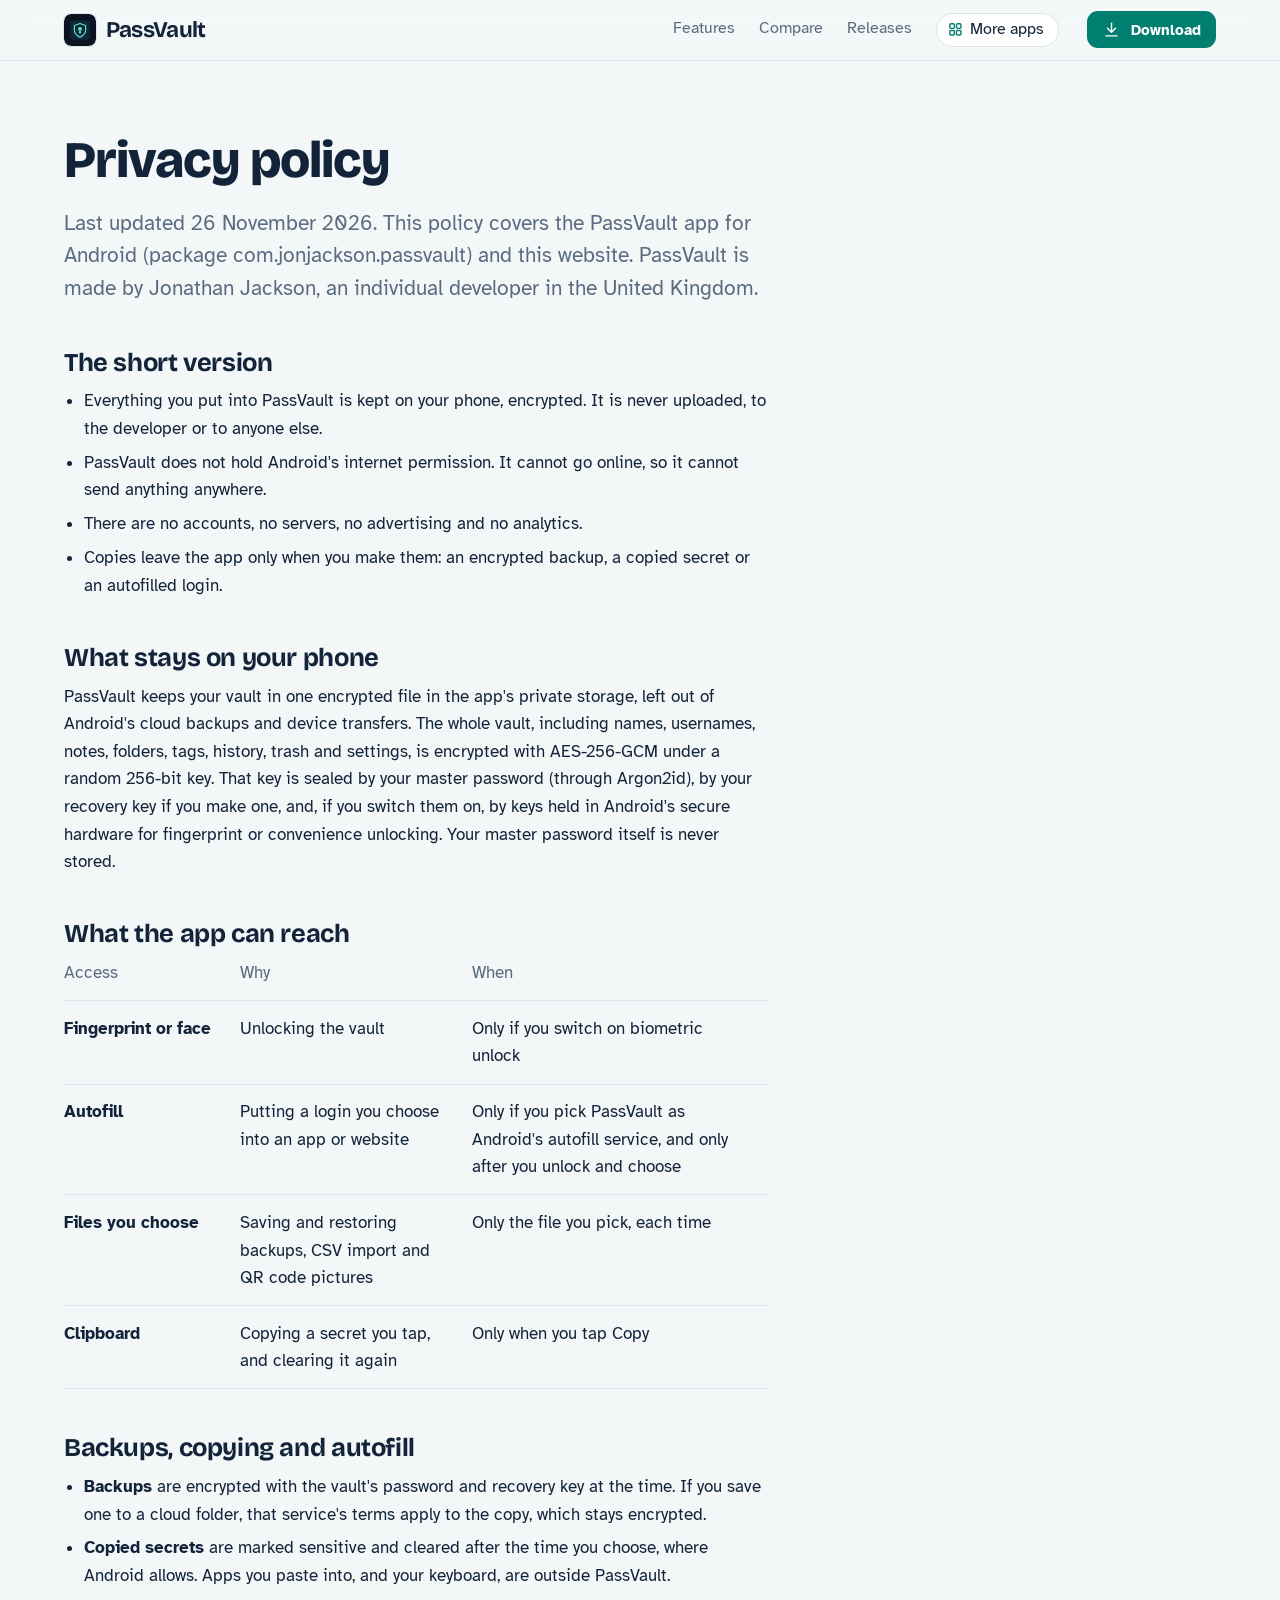
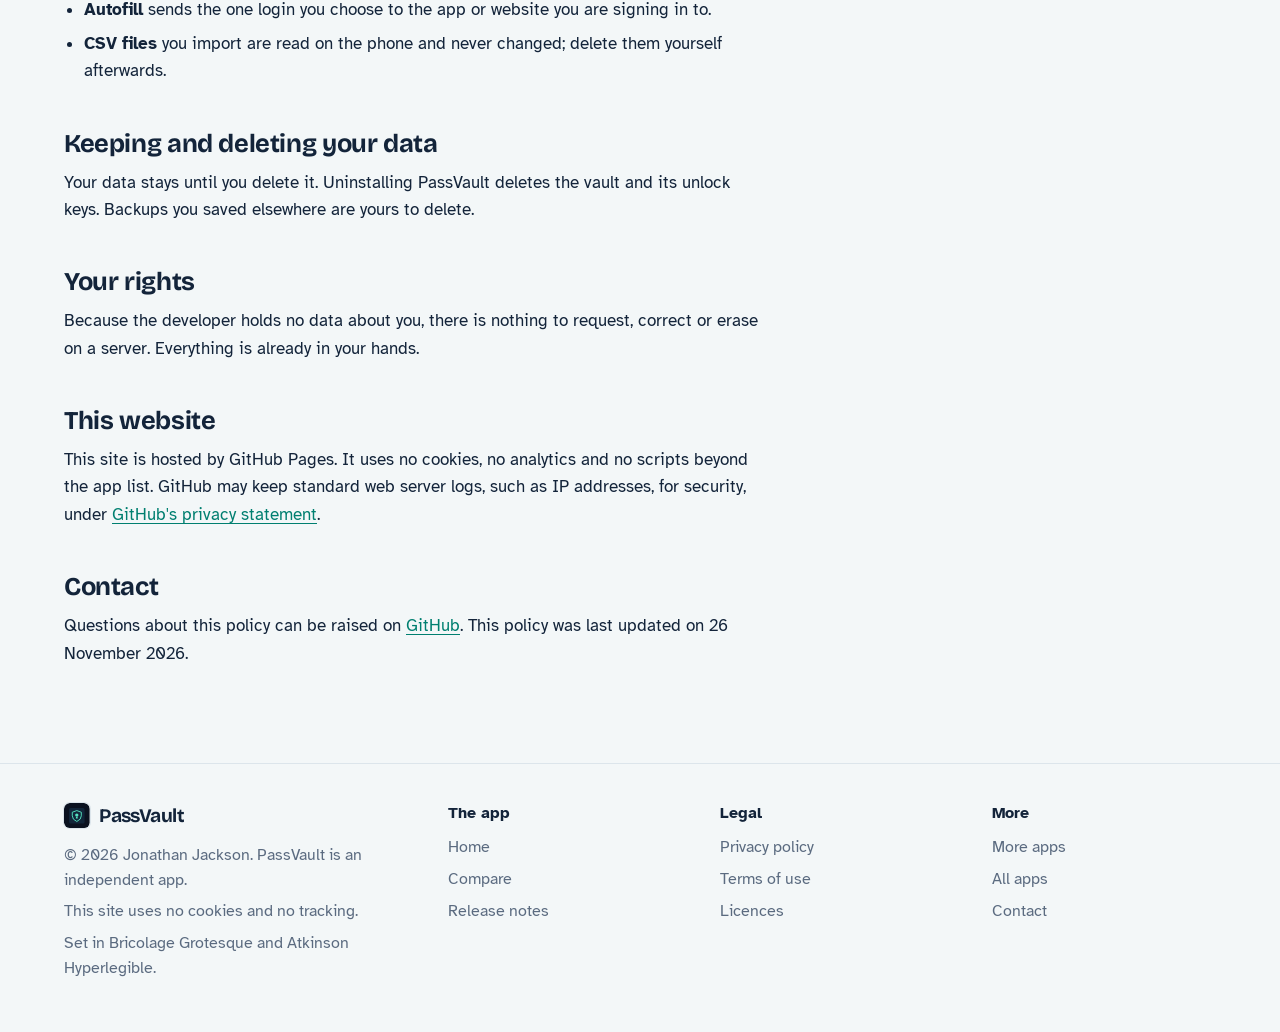
<file: privacy.html>
<!DOCTYPE html>
<html lang="en-GB">
<head>
<meta charset="utf-8">
<meta name="viewport" content="width=device-width, initial-scale=1">
<title>PassVault privacy policy</title>
<meta name="description" content="What PassVault does with your information: in short, it stays on your phone.">
<meta name="author" content="Jonathan Jackson">
<link rel="canonical" href="https://customgpter.github.io/passvault/privacy.html">
<meta name="theme-color" content="#f3f7f8" media="(prefers-color-scheme: light)">
<meta name="theme-color" content="#0b1220" media="(prefers-color-scheme: dark)">
<meta property="og:type" content="website">
<meta property="og:site_name" content="PassVault">
<meta property="og:title" content="PassVault privacy policy">
<meta property="og:description" content="What PassVault does with your information: in short, it stays on your phone.">
<meta property="og:url" content="https://customgpter.github.io/passvault/privacy.html">
<meta property="og:image" content="https://customgpter.github.io/passvault/assets/og.png">
<meta property="og:image:width" content="1200">
<meta property="og:image:height" content="630">
<meta property="og:image:alt" content="PassVault&#x27;s vault screen: nine protected items, Quick add, search and the item list">
<meta property="og:locale" content="en_GB">
<meta name="twitter:card" content="summary_large_image">
<link rel="icon" href="./assets/favicon.svg" type="image/svg+xml">
<link rel="apple-touch-icon" href="./assets/apple-touch-icon.png">
<link rel="preload" href="./assets/fonts/bricolage-grotesque-latin.woff2" as="font" type="font/woff2" crossorigin>
<link rel="preload" href="./assets/fonts/atkinson-hyperlegible-latin-400-normal.woff2" as="font" type="font/woff2" crossorigin>
<link rel="stylesheet" href="./assets/site.css?v=1">
<link rel="stylesheet" href="./assets/house.css?v=1">
<link rel="stylesheet" href="./assets/apps-list.css?v=1">
<script src="./assets/apps-list.js?v=1" defer></script>
</head>
<body>
<a class="skip" href="#main">Skip to content</a>
<header class="masthead">
<div class="wrap">
<a class="brand" href="./" aria-label="PassVault home"><svg viewBox="0 0 108 108" aria-hidden="true"><rect width="108" height="108" rx="24" fill="#0B1220"/><path fill="#122539" d="M28,21L80,21Q87,21 87,28L87,80Q87,87 80,87L28,87Q21,87 21,80L21,28Q21,21 28,21"/><path fill="none" stroke="#54E3C0" stroke-width="4" stroke-linejoin="round" d="M54,32L73,39L73,54Q73,70 54,78Q35,70 35,54L35,39Z"/><path fill="#54E3C0" d="M54,44A7,7 0,1 0,54 58A7,7 0,1 0,54 44M51,56L57,56L58,65L50,65Z"/></svg><span>PassVault</span></a>
<nav aria-label="Main"><ul><li><a href="./#features">Features</a></li><li><a href="./compare.html">Compare</a></li><li><a href="./releases.html">Releases</a></li><li><a class="more-apps" href="./more-apps.html"><svg class="ico" viewBox="0 0 24 24" aria-hidden="true"><rect x="4" y="4" width="6.5" height="6.5" rx="1.6"/><rect x="13.5" y="4" width="6.5" height="6.5" rx="1.6"/><rect x="4" y="13.5" width="6.5" height="6.5" rx="1.6"/><rect x="13.5" y="13.5" width="6.5" height="6.5" rx="1.6"/></svg>More apps</a></li></ul></nav>
<a class="button small" href="https://github.com/CustomGPTer/passvault/releases/latest/download/PassVault.apk"><svg class="ico" viewBox="0 0 24 24" aria-hidden="true"><path d="M12 4v11"/><path d="M7 10.5l5 5 5-5"/><path d="M5 20h14"/></svg>Download</a>
</div>
</header>
<main id="main" class="doc">
<div class="wrap">
<div class="measure">
<h1>Privacy policy</h1>
<p class="lede">Last updated 26 November 2026. This policy covers the PassVault app for Android (package com.jonjackson.passvault) and this website. PassVault is made by Jonathan Jackson, an individual developer in the United Kingdom.</p>
<h2 id="short">The short version</h2><ul>
<li>Everything you put into PassVault is kept on your phone, encrypted. It is never uploaded, to the developer or to anyone else.</li>
<li>PassVault does not hold Android's internet permission. It cannot go online, so it cannot send anything anywhere.</li>
<li>There are no accounts, no servers, no advertising and no analytics.</li>
<li>Copies leave the app only when you make them: an encrypted backup, a copied secret or an autofilled login.</li>
</ul><h2 id="kept">What stays on your phone</h2><p>PassVault keeps your vault in one encrypted file in the app's private storage, left out of Android's cloud backups and device transfers. The whole vault, including names, usernames, notes, folders, tags, history, trash and settings, is encrypted with AES-256-GCM under a random 256-bit key. That key is sealed by your master password (through Argon2id), by your recovery key if you make one, and, if you switch them on, by keys held in Android's secure hardware for fingerprint or convenience unlocking. Your master password itself is never stored.</p><h2 id="reach">What the app can reach</h2><table>
<thead><tr><th scope="col">Access</th><th scope="col">Why</th><th scope="col">When</th></tr></thead>
<tbody>
<tr><th scope="row">Fingerprint or face</th><td>Unlocking the vault</td><td>Only if you switch on biometric unlock</td></tr>
<tr><th scope="row">Autofill</th><td>Putting a login you choose into an app or website</td><td>Only if you pick PassVault as Android's autofill service, and only after you unlock and choose</td></tr>
<tr><th scope="row">Files you choose</th><td>Saving and restoring backups, CSV import and QR code pictures</td><td>Only the file you pick, each time</td></tr>
<tr><th scope="row">Clipboard</th><td>Copying a secret you tap, and clearing it again</td><td>Only when you tap Copy</td></tr>
</tbody>
</table><h2 id="copies">Backups, copying and autofill</h2><ul>
<li><strong>Backups</strong> are encrypted with the vault's password and recovery key at the time. If you save one to a cloud folder, that service's terms apply to the copy, which stays encrypted.</li>
<li><strong>Copied secrets</strong> are marked sensitive and cleared after the time you choose, where Android allows. Apps you paste into, and your keyboard, are outside PassVault.</li>
<li><strong>Autofill</strong> sends the one login you choose to the app or website you are signing in to.</li>
<li><strong>CSV files</strong> you import are read on the phone and never changed; delete them yourself afterwards.</li>
</ul><h2 id="deleting">Keeping and deleting your data</h2><p>Your data stays until you delete it. Uninstalling PassVault deletes the vault and its unlock keys. Backups you saved elsewhere are yours to delete.</p><h2 id="rights">Your rights</h2><p>Because the developer holds no data about you, there is nothing to request, correct or erase on a server. Everything is already in your hands.</p><h2 id="website">This website</h2><p>This site is hosted by GitHub Pages. It uses no cookies, no analytics and no scripts beyond the app list. GitHub may keep standard web server logs, such as IP addresses, for security, under <a href="https://docs.github.com/en/site-policy/privacy-policies/github-general-privacy-statement">GitHub's privacy statement</a>.</p>
<h2 id="contact">Contact</h2>
<p>Questions about this policy can be raised on <a href="https://github.com/CustomGPTer/passvault/issues">GitHub</a>. This policy was last updated on 26 November 2026.</p>
</div>
</div>
</main>
<footer class="colophon">
<div class="wrap">
<div>
<a class="brand" href="./" aria-label="PassVault home"><svg viewBox="0 0 108 108" aria-hidden="true"><rect width="108" height="108" rx="24" fill="#0B1220"/><path fill="#122539" d="M28,21L80,21Q87,21 87,28L87,80Q87,87 80,87L28,87Q21,87 21,80L21,28Q21,21 28,21"/><path fill="none" stroke="#54E3C0" stroke-width="4" stroke-linejoin="round" d="M54,32L73,39L73,54Q73,70 54,78Q35,70 35,54L35,39Z"/><path fill="#54E3C0" d="M54,44A7,7 0,1 0,54 58A7,7 0,1 0,54 44M51,56L57,56L58,65L50,65Z"/></svg><span>PassVault</span></a>
<p>&copy; 2026 Jonathan Jackson. PassVault is an independent app.</p>
<p>This site uses no cookies and no tracking.</p>
<p>Set in Bricolage Grotesque and Atkinson Hyperlegible.</p>
</div>
<nav aria-label="The app"><h2>The app</h2><ul>
<li><a href="./">Home</a></li>
<li><a href="./compare.html">Compare</a></li>
<li><a href="./releases.html">Release notes</a></li>

</ul></nav>
<nav aria-label="Legal"><h2>Legal</h2><ul>
<li><a href="./privacy.html">Privacy policy</a></li>
<li><a href="./terms.html">Terms of use</a></li>
<li><a href="./licences.html">Licences</a></li>
</ul></nav>
<nav aria-label="More"><h2>More</h2><ul>
<li><a href="./more-apps.html">More apps</a></li>
<li><a href="https://customgpter.github.io/">All apps</a></li>
<li><a href="https://github.com/CustomGPTer/passvault/issues">Contact</a></li>
</ul></nav>
</div>
</footer>
</body>
</html>
</file>
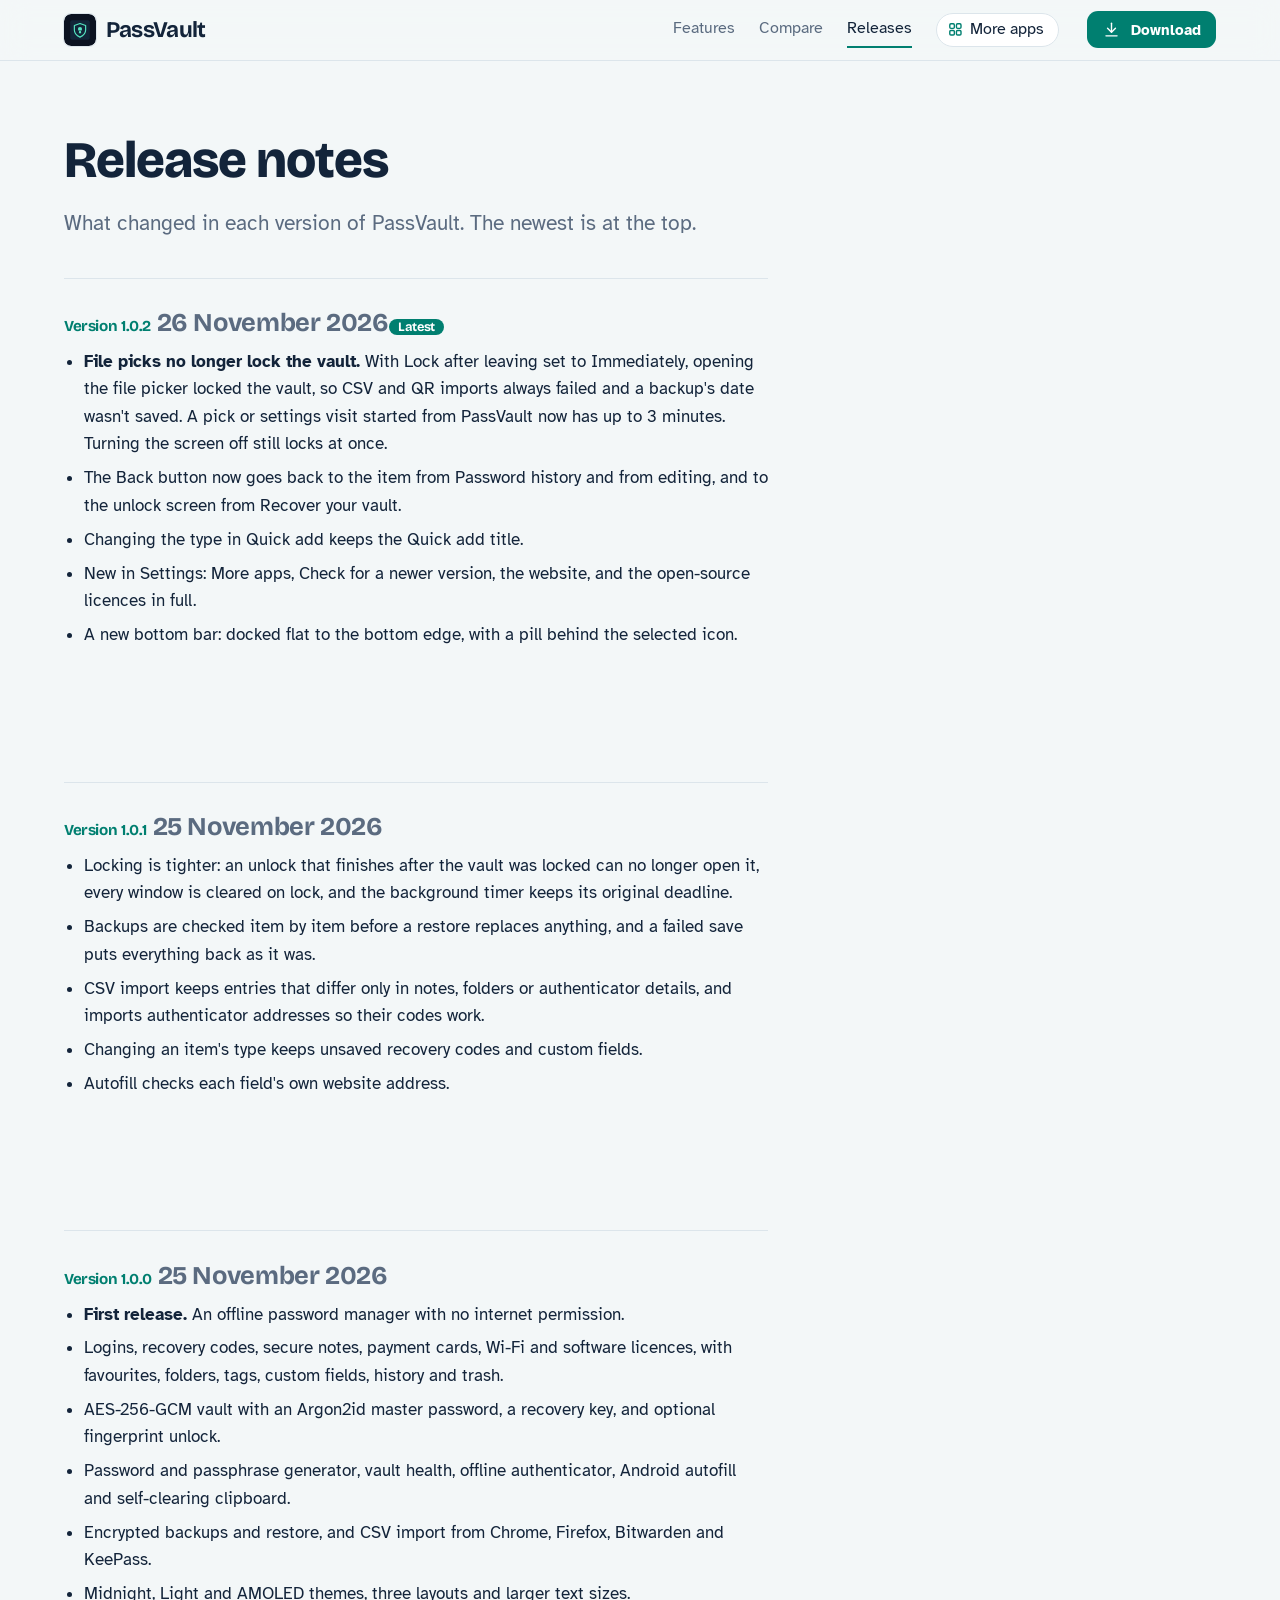
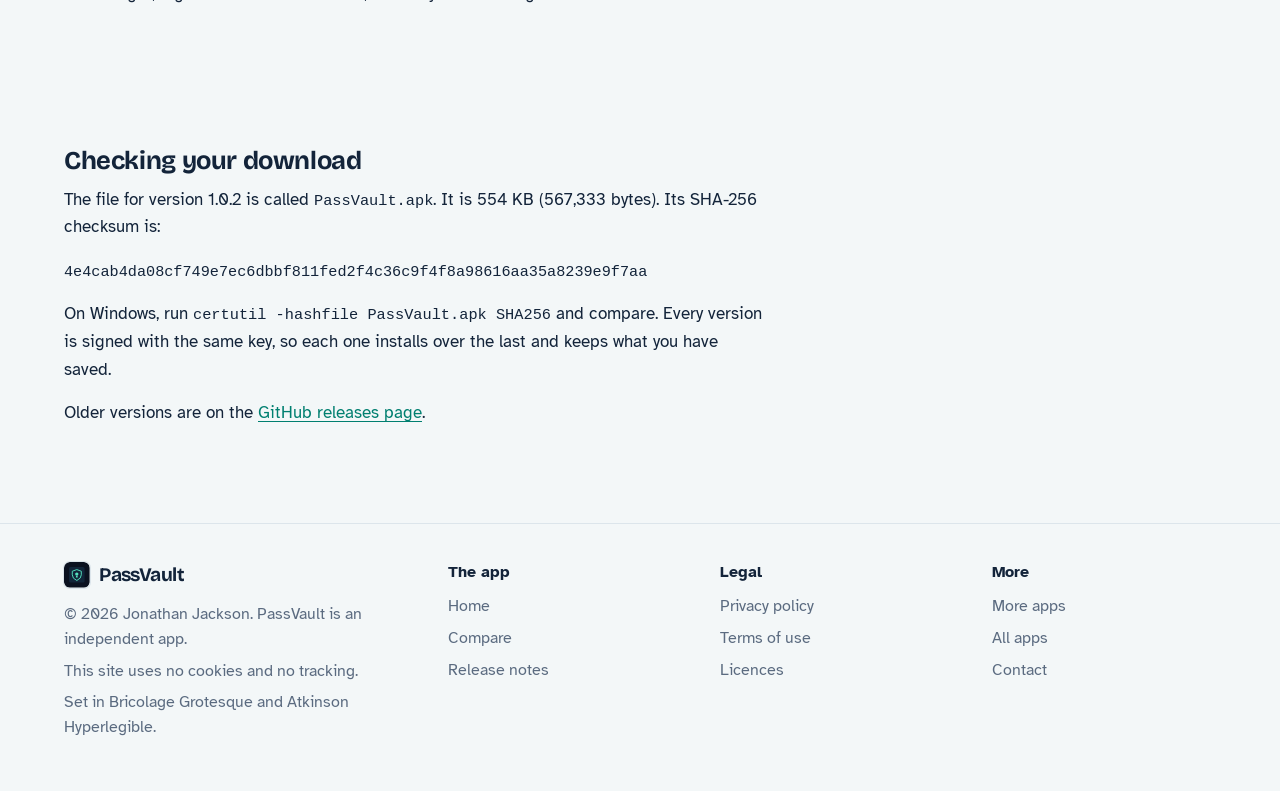
<file: releases.html>
<!DOCTYPE html>
<html lang="en-GB">
<head>
<meta charset="utf-8">
<meta name="viewport" content="width=device-width, initial-scale=1">
<title>PassVault release notes</title>
<meta name="description" content="What changed in each version of PassVault, with the file size and checksum to check your download.">
<meta name="author" content="Jonathan Jackson">
<link rel="canonical" href="https://customgpter.github.io/passvault/releases.html">
<meta name="theme-color" content="#f3f7f8" media="(prefers-color-scheme: light)">
<meta name="theme-color" content="#0b1220" media="(prefers-color-scheme: dark)">
<meta property="og:type" content="website">
<meta property="og:site_name" content="PassVault">
<meta property="og:title" content="PassVault release notes">
<meta property="og:description" content="What changed in each version of PassVault, with the file size and checksum to check your download.">
<meta property="og:url" content="https://customgpter.github.io/passvault/releases.html">
<meta property="og:image" content="https://customgpter.github.io/passvault/assets/og.png">
<meta property="og:image:width" content="1200">
<meta property="og:image:height" content="630">
<meta property="og:image:alt" content="PassVault&#x27;s vault screen: nine protected items, Quick add, search and the item list">
<meta property="og:locale" content="en_GB">
<meta name="twitter:card" content="summary_large_image">
<link rel="icon" href="./assets/favicon.svg" type="image/svg+xml">
<link rel="apple-touch-icon" href="./assets/apple-touch-icon.png">
<link rel="preload" href="./assets/fonts/bricolage-grotesque-latin.woff2" as="font" type="font/woff2" crossorigin>
<link rel="preload" href="./assets/fonts/atkinson-hyperlegible-latin-400-normal.woff2" as="font" type="font/woff2" crossorigin>
<link rel="stylesheet" href="./assets/site.css?v=1">
<link rel="stylesheet" href="./assets/house.css?v=1">
<link rel="stylesheet" href="./assets/apps-list.css?v=1">
<script src="./assets/apps-list.js?v=1" defer></script>
</head>
<body>
<a class="skip" href="#main">Skip to content</a>
<header class="masthead">
<div class="wrap">
<a class="brand" href="./" aria-label="PassVault home"><svg viewBox="0 0 108 108" aria-hidden="true"><rect width="108" height="108" rx="24" fill="#0B1220"/><path fill="#122539" d="M28,21L80,21Q87,21 87,28L87,80Q87,87 80,87L28,87Q21,87 21,80L21,28Q21,21 28,21"/><path fill="none" stroke="#54E3C0" stroke-width="4" stroke-linejoin="round" d="M54,32L73,39L73,54Q73,70 54,78Q35,70 35,54L35,39Z"/><path fill="#54E3C0" d="M54,44A7,7 0,1 0,54 58A7,7 0,1 0,54 44M51,56L57,56L58,65L50,65Z"/></svg><span>PassVault</span></a>
<nav aria-label="Main"><ul><li><a href="./#features">Features</a></li><li><a href="./compare.html">Compare</a></li><li><a href="./releases.html" aria-current="page">Releases</a></li><li><a class="more-apps" href="./more-apps.html"><svg class="ico" viewBox="0 0 24 24" aria-hidden="true"><rect x="4" y="4" width="6.5" height="6.5" rx="1.6"/><rect x="13.5" y="4" width="6.5" height="6.5" rx="1.6"/><rect x="4" y="13.5" width="6.5" height="6.5" rx="1.6"/><rect x="13.5" y="13.5" width="6.5" height="6.5" rx="1.6"/></svg>More apps</a></li></ul></nav>
<a class="button small" href="https://github.com/CustomGPTer/passvault/releases/latest/download/PassVault.apk"><svg class="ico" viewBox="0 0 24 24" aria-hidden="true"><path d="M12 4v11"/><path d="M7 10.5l5 5 5-5"/><path d="M5 20h14"/></svg>Download</a>
</div>
</header>
<main id="main" class="doc">
<div class="wrap">
<div class="measure">
<h1>Release notes</h1>
<p class="lede">What changed in each version of PassVault. The newest is at the top.</p>
<section class="release" id="v1.0.2"><h2><span class="ver">Version 1.0.2</span> <span class="when">26 November 2026</span><span class="tag">Latest</span></h2><ul><li><b>File picks no longer lock the vault.</b> With Lock after leaving set to Immediately, opening the file picker locked the vault, so CSV and QR imports always failed and a backup's date wasn't saved. A pick or settings visit started from PassVault now has up to 3 minutes. Turning the screen off still locks at once.</li><li>The Back button now goes back to the item from Password history and from editing, and to the unlock screen from Recover your vault.</li><li>Changing the type in Quick add keeps the Quick add title.</li><li>New in Settings: More apps, Check for a newer version, the website, and the open-source licences in full.</li><li>A new bottom bar: docked flat to the bottom edge, with a pill behind the selected icon.</li></ul></section>
<section class="release" id="v1.0.1"><h2><span class="ver">Version 1.0.1</span> <span class="when">25 November 2026</span></h2><ul><li>Locking is tighter: an unlock that finishes after the vault was locked can no longer open it, every window is cleared on lock, and the background timer keeps its original deadline.</li><li>Backups are checked item by item before a restore replaces anything, and a failed save puts everything back as it was.</li><li>CSV import keeps entries that differ only in notes, folders or authenticator details, and imports authenticator addresses so their codes work.</li><li>Changing an item's type keeps unsaved recovery codes and custom fields.</li><li>Autofill checks each field's own website address.</li></ul></section>
<section class="release" id="v1.0.0"><h2><span class="ver">Version 1.0.0</span> <span class="when">25 November 2026</span></h2><ul><li><b>First release.</b> An offline password manager with no internet permission.</li><li>Logins, recovery codes, secure notes, payment cards, Wi-Fi and software licences, with favourites, folders, tags, custom fields, history and trash.</li><li>AES-256-GCM vault with an Argon2id master password, a recovery key, and optional fingerprint unlock.</li><li>Password and passphrase generator, vault health, offline authenticator, Android autofill and self-clearing clipboard.</li><li>Encrypted backups and restore, and CSV import from Chrome, Firefox, Bitwarden and KeePass.</li><li>Midnight, Light and AMOLED themes, three layouts and larger text sizes.</li></ul></section>
<h2 id="checking">Checking your download</h2>
<p>The file for version 1.0.2 is called <code>PassVault.apk</code>. It is 554 KB (567,333 bytes). Its SHA-256 checksum is:</p>
<p><code class="sum">4e4cab4da08cf749e7ec6dbbf811fed2f4c36c9f4f8a98616aa35a8239e9f7aa</code></p>
<p>On Windows, run <code>certutil -hashfile PassVault.apk SHA256</code> and compare. Every version is signed with the same key, so each one installs over the last and keeps what you have saved.</p>
<p>Older versions are on the <a href="https://github.com/CustomGPTer/passvault/releases">GitHub releases page</a>.</p>
</div>
</div>
</main>
<footer class="colophon">
<div class="wrap">
<div>
<a class="brand" href="./" aria-label="PassVault home"><svg viewBox="0 0 108 108" aria-hidden="true"><rect width="108" height="108" rx="24" fill="#0B1220"/><path fill="#122539" d="M28,21L80,21Q87,21 87,28L87,80Q87,87 80,87L28,87Q21,87 21,80L21,28Q21,21 28,21"/><path fill="none" stroke="#54E3C0" stroke-width="4" stroke-linejoin="round" d="M54,32L73,39L73,54Q73,70 54,78Q35,70 35,54L35,39Z"/><path fill="#54E3C0" d="M54,44A7,7 0,1 0,54 58A7,7 0,1 0,54 44M51,56L57,56L58,65L50,65Z"/></svg><span>PassVault</span></a>
<p>&copy; 2026 Jonathan Jackson. PassVault is an independent app.</p>
<p>This site uses no cookies and no tracking.</p>
<p>Set in Bricolage Grotesque and Atkinson Hyperlegible.</p>
</div>
<nav aria-label="The app"><h2>The app</h2><ul>
<li><a href="./">Home</a></li>
<li><a href="./compare.html">Compare</a></li>
<li><a href="./releases.html">Release notes</a></li>

</ul></nav>
<nav aria-label="Legal"><h2>Legal</h2><ul>
<li><a href="./privacy.html">Privacy policy</a></li>
<li><a href="./terms.html">Terms of use</a></li>
<li><a href="./licences.html">Licences</a></li>
</ul></nav>
<nav aria-label="More"><h2>More</h2><ul>
<li><a href="./more-apps.html">More apps</a></li>
<li><a href="https://customgpter.github.io/">All apps</a></li>
<li><a href="https://github.com/CustomGPTer/passvault/issues">Contact</a></li>
</ul></nav>
</div>
</footer>
</body>
</html>
</file>
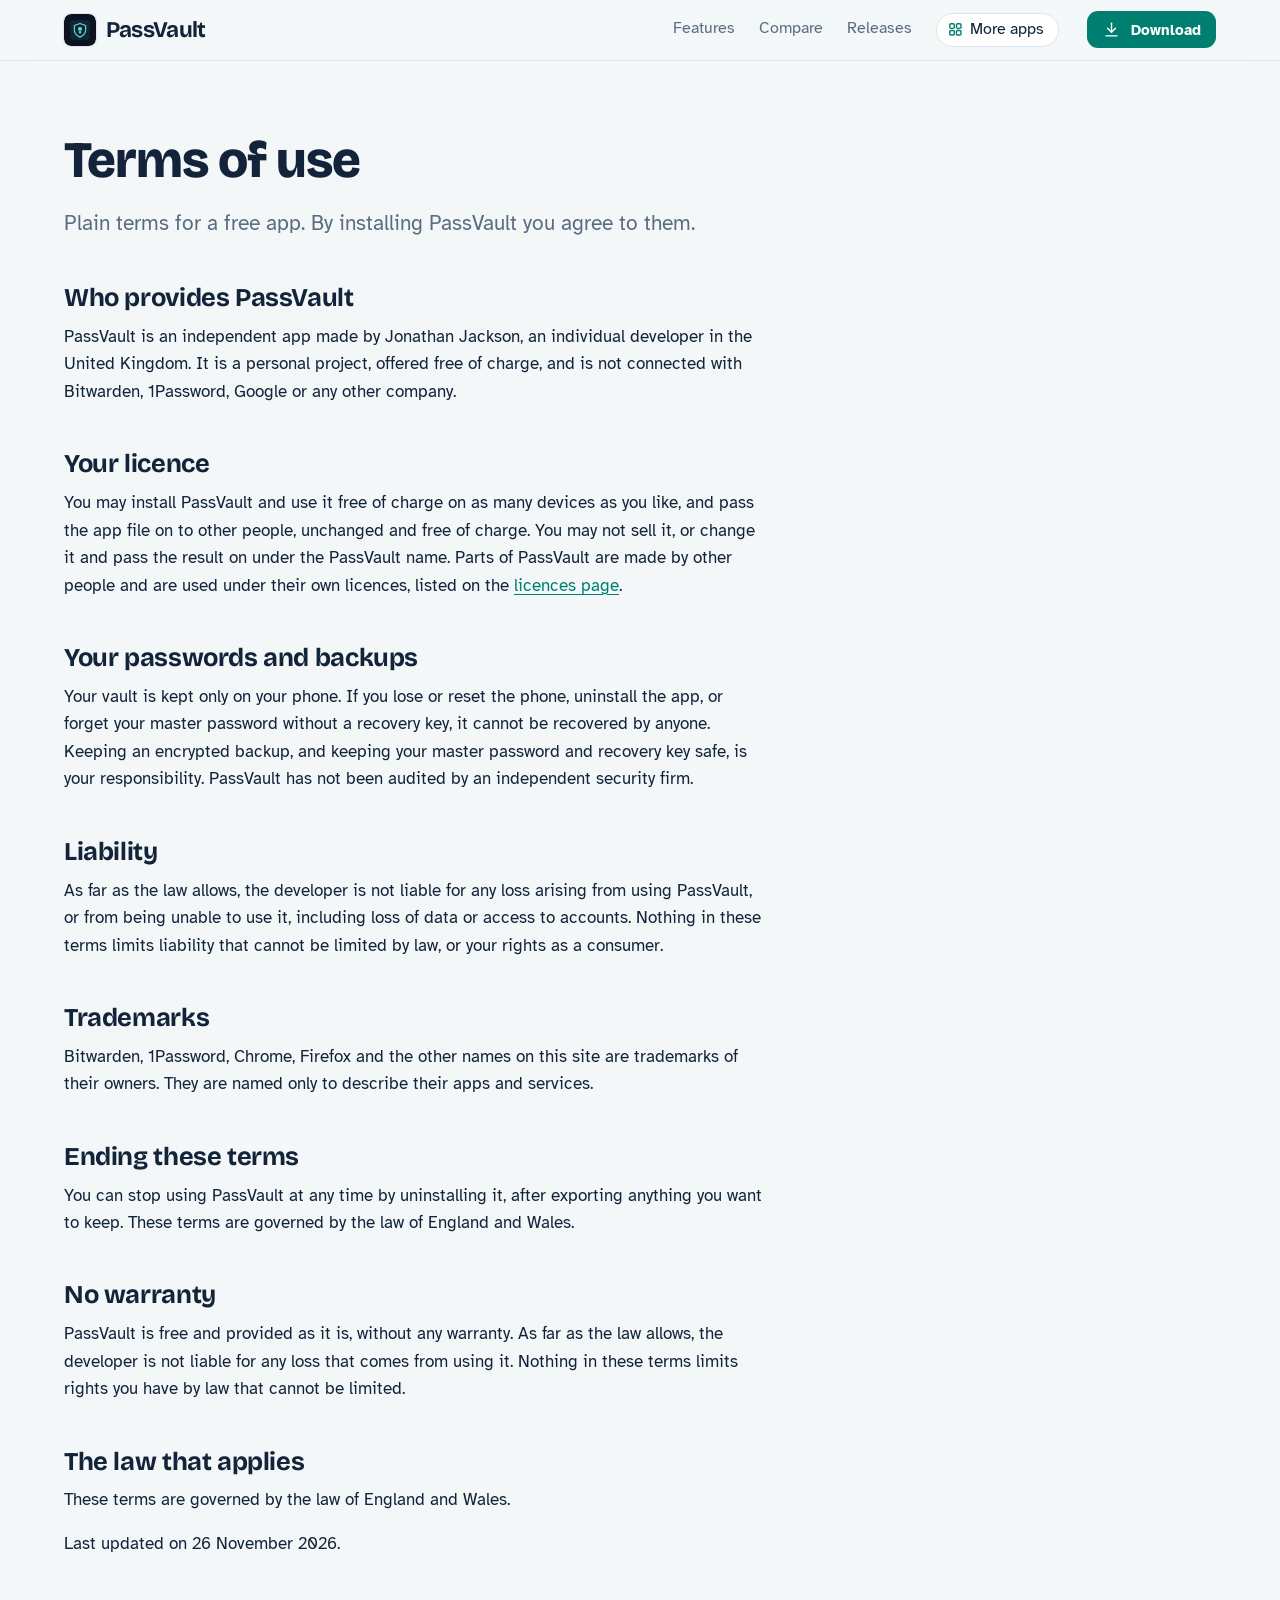
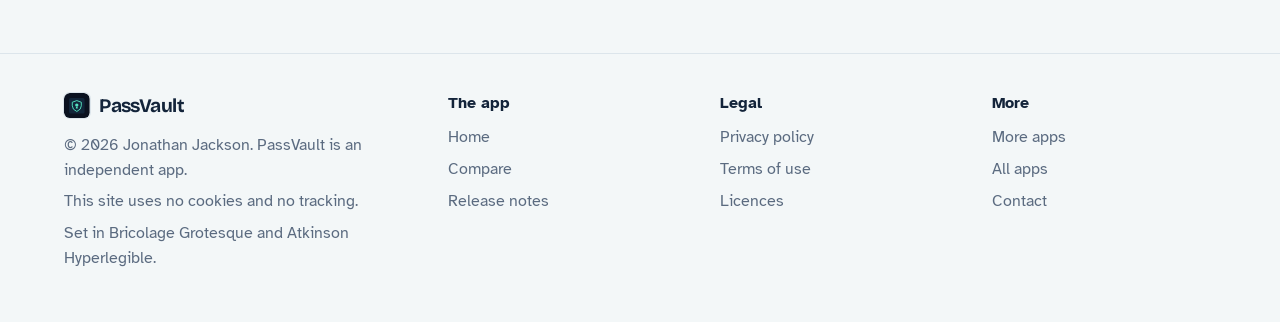
<file: terms.html>
<!DOCTYPE html>
<html lang="en-GB">
<head>
<meta charset="utf-8">
<meta name="viewport" content="width=device-width, initial-scale=1">
<title>PassVault terms of use</title>
<meta name="description" content="The terms for using PassVault.">
<meta name="author" content="Jonathan Jackson">
<link rel="canonical" href="https://customgpter.github.io/passvault/terms.html">
<meta name="theme-color" content="#f3f7f8" media="(prefers-color-scheme: light)">
<meta name="theme-color" content="#0b1220" media="(prefers-color-scheme: dark)">
<meta property="og:type" content="website">
<meta property="og:site_name" content="PassVault">
<meta property="og:title" content="PassVault terms of use">
<meta property="og:description" content="The terms for using PassVault.">
<meta property="og:url" content="https://customgpter.github.io/passvault/terms.html">
<meta property="og:image" content="https://customgpter.github.io/passvault/assets/og.png">
<meta property="og:image:width" content="1200">
<meta property="og:image:height" content="630">
<meta property="og:image:alt" content="PassVault&#x27;s vault screen: nine protected items, Quick add, search and the item list">
<meta property="og:locale" content="en_GB">
<meta name="twitter:card" content="summary_large_image">
<link rel="icon" href="./assets/favicon.svg" type="image/svg+xml">
<link rel="apple-touch-icon" href="./assets/apple-touch-icon.png">
<link rel="preload" href="./assets/fonts/bricolage-grotesque-latin.woff2" as="font" type="font/woff2" crossorigin>
<link rel="preload" href="./assets/fonts/atkinson-hyperlegible-latin-400-normal.woff2" as="font" type="font/woff2" crossorigin>
<link rel="stylesheet" href="./assets/site.css?v=1">
<link rel="stylesheet" href="./assets/house.css?v=1">
<link rel="stylesheet" href="./assets/apps-list.css?v=1">
<script src="./assets/apps-list.js?v=1" defer></script>
</head>
<body>
<a class="skip" href="#main">Skip to content</a>
<header class="masthead">
<div class="wrap">
<a class="brand" href="./" aria-label="PassVault home"><svg viewBox="0 0 108 108" aria-hidden="true"><rect width="108" height="108" rx="24" fill="#0B1220"/><path fill="#122539" d="M28,21L80,21Q87,21 87,28L87,80Q87,87 80,87L28,87Q21,87 21,80L21,28Q21,21 28,21"/><path fill="none" stroke="#54E3C0" stroke-width="4" stroke-linejoin="round" d="M54,32L73,39L73,54Q73,70 54,78Q35,70 35,54L35,39Z"/><path fill="#54E3C0" d="M54,44A7,7 0,1 0,54 58A7,7 0,1 0,54 44M51,56L57,56L58,65L50,65Z"/></svg><span>PassVault</span></a>
<nav aria-label="Main"><ul><li><a href="./#features">Features</a></li><li><a href="./compare.html">Compare</a></li><li><a href="./releases.html">Releases</a></li><li><a class="more-apps" href="./more-apps.html"><svg class="ico" viewBox="0 0 24 24" aria-hidden="true"><rect x="4" y="4" width="6.5" height="6.5" rx="1.6"/><rect x="13.5" y="4" width="6.5" height="6.5" rx="1.6"/><rect x="4" y="13.5" width="6.5" height="6.5" rx="1.6"/><rect x="13.5" y="13.5" width="6.5" height="6.5" rx="1.6"/></svg>More apps</a></li></ul></nav>
<a class="button small" href="https://github.com/CustomGPTer/passvault/releases/latest/download/PassVault.apk"><svg class="ico" viewBox="0 0 24 24" aria-hidden="true"><path d="M12 4v11"/><path d="M7 10.5l5 5 5-5"/><path d="M5 20h14"/></svg>Download</a>
</div>
</header>
<main id="main" class="doc">
<div class="wrap">
<div class="measure">
<h1>Terms of use</h1>
<p class="lede">Plain terms for a free app. By installing PassVault you agree to them.</p>
<h2 id="who">Who provides PassVault</h2><p>PassVault is an independent app made by Jonathan Jackson, an individual developer in the United Kingdom. It is a personal project, offered free of charge, and is not connected with Bitwarden, 1Password, Google or any other company.</p><h2 id="licence">Your licence</h2><p>You may install PassVault and use it free of charge on as many devices as you like, and pass the app file on to other people, unchanged and free of charge. You may not sell it, or change it and pass the result on under the PassVault name. Parts of PassVault are made by other people and are used under their own licences, listed on the <a href="licences.html">licences page</a>.</p><h2 id="data">Your passwords and backups</h2><p>Your vault is kept only on your phone. If you lose or reset the phone, uninstall the app, or forget your master password without a recovery key, it cannot be recovered by anyone. Keeping an encrypted backup, and keeping your master password and recovery key safe, is your responsibility. PassVault has not been audited by an independent security firm.</p><h2 id="liability">Liability</h2><p>As far as the law allows, the developer is not liable for any loss arising from using PassVault, or from being unable to use it, including loss of data or access to accounts. Nothing in these terms limits liability that cannot be limited by law, or your rights as a consumer.</p><h2 id="marks">Trademarks</h2><p>Bitwarden, 1Password, Chrome, Firefox and the other names on this site are trademarks of their owners. They are named only to describe their apps and services.</p><h2 id="ending">Ending these terms</h2><p>You can stop using PassVault at any time by uninstalling it, after exporting anything you want to keep. These terms are governed by the law of England and Wales.</p>
<h2 id="no-warranty">No warranty</h2>
<p>PassVault is free and provided as it is, without any warranty. As far as the law allows, the developer is not liable for any loss that comes from using it. Nothing in these terms limits rights you have by law that cannot be limited.</p>
<h2 id="governing">The law that applies</h2>
<p>These terms are governed by the law of England and Wales.</p>
<p>Last updated on 26 November 2026.</p>
</div>
</div>
</main>
<footer class="colophon">
<div class="wrap">
<div>
<a class="brand" href="./" aria-label="PassVault home"><svg viewBox="0 0 108 108" aria-hidden="true"><rect width="108" height="108" rx="24" fill="#0B1220"/><path fill="#122539" d="M28,21L80,21Q87,21 87,28L87,80Q87,87 80,87L28,87Q21,87 21,80L21,28Q21,21 28,21"/><path fill="none" stroke="#54E3C0" stroke-width="4" stroke-linejoin="round" d="M54,32L73,39L73,54Q73,70 54,78Q35,70 35,54L35,39Z"/><path fill="#54E3C0" d="M54,44A7,7 0,1 0,54 58A7,7 0,1 0,54 44M51,56L57,56L58,65L50,65Z"/></svg><span>PassVault</span></a>
<p>&copy; 2026 Jonathan Jackson. PassVault is an independent app.</p>
<p>This site uses no cookies and no tracking.</p>
<p>Set in Bricolage Grotesque and Atkinson Hyperlegible.</p>
</div>
<nav aria-label="The app"><h2>The app</h2><ul>
<li><a href="./">Home</a></li>
<li><a href="./compare.html">Compare</a></li>
<li><a href="./releases.html">Release notes</a></li>

</ul></nav>
<nav aria-label="Legal"><h2>Legal</h2><ul>
<li><a href="./privacy.html">Privacy policy</a></li>
<li><a href="./terms.html">Terms of use</a></li>
<li><a href="./licences.html">Licences</a></li>
</ul></nav>
<nav aria-label="More"><h2>More</h2><ul>
<li><a href="./more-apps.html">More apps</a></li>
<li><a href="https://customgpter.github.io/">All apps</a></li>
<li><a href="https://github.com/CustomGPTer/passvault/issues">Contact</a></li>
</ul></nav>
</div>
</footer>
</body>
</html>
</file>
<file: assets/site.css>
@font-face{font-family:"Bricolage Grotesque";src:url("fonts/bricolage-grotesque-latin.woff2") format("woff2");font-weight:200 800;font-style:normal;font-display:swap}
@font-face{font-family:"Atkinson Hyperlegible";src:url("fonts/atkinson-hyperlegible-latin-400-normal.woff2") format("woff2");font-weight:400;font-style:normal;font-display:swap}
@font-face{font-family:"Atkinson Hyperlegible";src:url("fonts/atkinson-hyperlegible-latin-700-normal.woff2") format("woff2");font-weight:700;font-style:normal;font-display:swap}

/* Daylight page, night-time camera. The lamp colour is kept for the one thing to press and for what the camera has seen. */
:root{
  --page:#f2f5f9; --panel:#ffffff; --raised:#e8edf3; --ink:#0d1a2b; --soft:#465468; --rule:#d2dae4;
  --accent:#0a6a55; --accent-ink:#ffffff; --warn:#8a5200; --rec:#d3302f;
  --lamp:#ffb347; --lamp-ink:#231400; --lamp-text:#8a5200;
  --night:#09111e; --night-2:#111d30; --night-3:#1a2a43; --night-ink:#eaf0f8; --night-soft:#9fb0c7; --night-rule:#24364f; --iris:#55d6ab;
  --display:"Bricolage Grotesque","Atkinson Hyperlegible",system-ui,sans-serif;
  --sans:"Atkinson Hyperlegible",system-ui,-apple-system,"Segoe UI",Roboto,sans-serif;
  --mono:ui-monospace,SFMono-Regular,Menlo,Consolas,"Liberation Mono",monospace;
  color-scheme:light dark;
}
@media (prefers-color-scheme:dark){
  :root{--page:#0a111b; --panel:#111a27; --raised:#182434; --ink:#e9eef5; --soft:#a0aec0; --rule:#243247;
    --accent:#55d6ab; --accent-ink:#00281d; --warn:#ffb347; --rec:#ff6163; --lamp-text:#ffb347}
}

*,*::before,*::after{box-sizing:border-box}
html{-webkit-text-size-adjust:100%;scroll-behavior:smooth;scroll-padding-top:5.5rem}
@media (prefers-reduced-motion:reduce){html{scroll-behavior:auto}}
body{margin:0;background:var(--page);color:var(--ink);font:400 1.0625rem/1.62 var(--sans);text-rendering:optimizeLegibility;-webkit-font-smoothing:antialiased}
img,svg{max-width:100%;display:block}
a{color:var(--accent);text-decoration-thickness:.07em;text-underline-offset:.2em}
a:hover{text-decoration-thickness:.13em}
:focus-visible{outline:3px solid var(--lamp);outline-offset:3px;border-radius:6px}
code{font:.9em/1 var(--mono);overflow-wrap:anywhere}
h1,h2,h3{font-family:var(--display);font-weight:700;letter-spacing:-.015em;line-height:1.08;margin:0;text-wrap:balance}
p{margin:0 0 1rem}
.skip{position:absolute;left:-999px;top:0;background:var(--ink);color:var(--page);padding:.6rem 1rem;z-index:30;border-radius:0 0 8px 0}
.skip:focus{left:0}
.sr{position:absolute;width:1px;height:1px;overflow:hidden;clip-path:inset(50%);white-space:nowrap}
.wrap{width:min(72rem,100% - 2.5rem);margin-inline:auto}
.measure{max-width:44rem}
.ico{width:1.25em;height:1.25em;flex:none;fill:none;stroke:currentColor;stroke-width:1.75;stroke-linecap:round;stroke-linejoin:round}

/* ---------- masthead */
.masthead{position:sticky;top:0;z-index:20;background:color-mix(in srgb,var(--page) 88%,transparent);-webkit-backdrop-filter:blur(14px) saturate(1.3);backdrop-filter:blur(14px) saturate(1.3);border-bottom:1px solid var(--rule)}
.masthead .wrap{display:flex;flex-wrap:wrap;align-items:center;gap:.35rem 1.75rem;padding-block:.7rem}
.brand{display:inline-flex;align-items:center;gap:.6rem;font:700 1.4rem/1 var(--display);letter-spacing:-.03em;color:var(--ink);text-decoration:none;margin-right:auto}
.brand svg{width:2rem;height:2rem;flex:none;border-radius:.5rem;box-shadow:0 0 0 1px var(--rule)}
.masthead nav ul{display:flex;flex-wrap:wrap;align-items:center;gap:.15rem 1.5rem;list-style:none;margin:0;padding:0;font-size:1rem;line-height:1.3}
.masthead nav a{display:inline-flex;align-items:center;gap:.4rem;color:var(--soft);text-decoration:none;padding-block:.45rem;border-bottom:2px solid transparent}
.masthead nav a:hover{color:var(--ink)}
.masthead nav a[aria-current="page"]{color:var(--ink);border-bottom-color:var(--lamp)}
.masthead nav a.more-apps{color:var(--ink);border:1px solid var(--rule);border-radius:999px;padding:.34rem .85rem .34rem .65rem;background:var(--panel)}
.masthead nav a.more-apps .ico{width:1.05em;height:1.05em;color:var(--accent);stroke-width:2}
.masthead nav a.more-apps:hover,.masthead nav a.more-apps[aria-current="page"]{border-color:var(--accent)}
.button{display:inline-flex;align-items:center;gap:.6rem;background:var(--lamp);color:var(--lamp-ink);font:700 1.08rem/1.2 var(--sans);text-decoration:none;padding:.95rem 1.5rem;border-radius:14px;box-shadow:0 1px 0 rgba(255,255,255,.45) inset,0 12px 24px -14px rgba(138,82,0,.9)}
.button:hover{background:#ffc56e}
.button:active{transform:translateY(1px)}
.button.small{font-size:.95rem;padding:.55rem .95rem;border-radius:11px;box-shadow:none}
.button.quiet{background:none;box-shadow:none;border:1px solid var(--rule);color:var(--ink)}
.button.quiet:hover{border-color:var(--ink);background:none}
@media (max-width:52rem){
  .masthead nav{order:3;flex:1 0 100%}
  .masthead nav ul{gap:.1rem .85rem;font-size:.95rem}
  .masthead nav .wide{display:none}
}
@media (max-width:24rem){.masthead nav a.more-apps .ico{display:none}.masthead nav a.more-apps{padding-inline:.7rem}}

/* ---------- hero */
.hero{padding-block:clamp(2.2rem,6vw,4.75rem) clamp(2.5rem,6vw,4.5rem);overflow:hidden}
.hero-grid{display:grid;gap:clamp(2.25rem,5vw,4rem);align-items:center}
@media (min-width:62rem){.hero-grid{grid-template-columns:minmax(0,11fr) minmax(0,10fr)}}
.hero h1{font-size:clamp(2.6rem,6vw,4.25rem);font-weight:800;line-height:1;letter-spacing:-.022em;margin-bottom:1.5rem}
.lede{font-size:clamp(1.14rem,2vw,1.3rem);line-height:1.55;color:var(--soft);margin:0 0 1rem;max-width:34rem}
.get{display:flex;flex-wrap:wrap;align-items:center;gap:.9rem 1.5rem;margin:1.8rem 0 1.1rem}
.get .aside{font-weight:700;color:var(--ink)}
.facts{font-size:.98rem;line-height:1.5;color:var(--soft);margin:0 0 .5rem;max-width:36rem}
.pills{display:flex;flex-wrap:wrap;gap:.45rem;list-style:none;margin:0 0 1rem;padding:0;font-size:.95rem}
.pills li{border:1px solid var(--rule);border-radius:999px;padding:.22rem .8rem;background:var(--panel);color:var(--soft)}

/* the monitor: the camera's view, the day beneath it, and the alert it sends */
.monitor{position:relative;max-width:36rem;margin-inline:auto;width:100%;padding-bottom:3.1rem}
@media (min-width:62rem){.monitor{margin-inline:auto 0}}
.screen{position:relative;background:var(--night);border-radius:22px;padding:.6rem;box-shadow:0 0 0 1px var(--night-rule),0 30px 60px -30px rgba(9,17,30,.75)}
.cam{position:relative;border-radius:15px;overflow:hidden;aspect-ratio:16/10;background:#0b1626}
.cam svg{width:100%;height:100%}
.cam text{font:700 15px var(--sans);fill:#231400}
.hud{position:absolute;display:inline-flex;align-items:center;gap:.4rem;font:700 .76rem/1 var(--sans);color:var(--night-ink);background:rgba(6,12,22,.62);border-radius:999px;padding:.38rem .65rem;letter-spacing:.01em}
.hud i{width:.5rem;height:.5rem;border-radius:50%;background:var(--iris)}
.hud.watching{left:.7rem;top:.7rem}
.hud.rec{right:.7rem;top:.7rem}
.hud.rec i{background:#ff5a5c}
.hud.stamp{left:.7rem;bottom:.7rem;font:400 .74rem/1 var(--mono);border-radius:6px;color:#d5deea}
.hud.place{right:.7rem;bottom:.7rem;border-radius:6px;font-weight:400;color:#d5deea}
.day{padding:.85rem .55rem 2rem;color:var(--night-soft);font-size:.8rem;line-height:1.2}
.day-head{display:flex;justify-content:space-between;margin-bottom:.6rem}
.day-head b{color:var(--night-ink)}
.track{position:relative;height:1.5rem;border-radius:7px;background:repeating-linear-gradient(90deg,var(--night-3) 0 1px,transparent 1px calc(100% / 24)),var(--night-2);box-shadow:inset 0 0 0 1px var(--night-rule)}
.ev{position:absolute;top:3px;bottom:3px;width:max(5px,1.1%);border-radius:3px;background:var(--iris);left:var(--at)}
.ev.seen{background:var(--lamp)}
.now{position:absolute;top:-4px;bottom:-4px;left:var(--at);width:2px;background:var(--night-ink);border-radius:2px}
.hours{display:flex;justify-content:space-between;margin-top:.4rem;font-size:.72rem}
.alert{position:absolute;right:-.4rem;bottom:0;display:flex;align-items:center;gap:.75rem;width:min(19rem,88%);background:var(--panel);color:var(--ink);border:1px solid var(--rule);border-radius:16px;padding:.65rem .8rem;box-shadow:0 18px 36px -18px rgba(9,17,30,.55)}
.alert .thumb{flex:none;width:3.1rem;height:3.1rem;border-radius:10px;background:linear-gradient(160deg,#16263d,#0b1626);position:relative;overflow:hidden}
.alert .thumb::before{content:"";position:absolute;left:50%;bottom:0;width:38%;height:62%;translate:-50% 0;border-radius:40% 40% 0 0;background:#6f86a6}
.alert .thumb::after{content:"";position:absolute;left:50%;top:14%;width:26%;aspect-ratio:1;translate:-50% 0;border-radius:50%;background:#8ea4c2}
.alert b{display:block;font-size:.98rem;line-height:1.25}
.alert span{display:block;font-size:.86rem;color:var(--soft);line-height:1.3}
.alert .dot{flex:none;width:.6rem;height:.6rem;border-radius:50%;background:var(--lamp);margin-left:auto;box-shadow:0 0 0 4px color-mix(in srgb,var(--lamp) 25%,transparent)}
@media (max-width:26rem){.alert{right:0}}
@media (prefers-reduced-motion:no-preference){
  .cam .spill{animation:vg-in .9s ease-out .25s both}
  .cam .who{animation:vg-step .9s cubic-bezier(.2,.8,.25,1) .9s both}
  .cam .mark{animation:vg-lock .45s cubic-bezier(.3,1.4,.5,1) 1.7s both;transform-box:fill-box;transform-origin:center}
  .hud.rec{animation:vg-in .3s ease-out 2.05s both}
  .hud.rec i{animation:vg-blink 1.2s steps(2,jump-none) 2.3s 4}
  .ev.seen,.now{animation:vg-pop .4s cubic-bezier(.3,1.5,.5,1) 2.4s both}
  .alert{animation:vg-rise .6s cubic-bezier(.2,.8,.25,1) 2.9s both}
  @keyframes vg-in{from{opacity:0}to{opacity:1}}
  @keyframes vg-step{from{opacity:0;transform:translateX(18px)}to{opacity:1;transform:none}}
  @keyframes vg-lock{from{opacity:0;transform:scale(1.12)}to{opacity:1;transform:none}}
  @keyframes vg-blink{from{opacity:1}to{opacity:.25}}
  @keyframes vg-pop{from{opacity:0;transform:scaleY(.2)}to{opacity:1;transform:none}}
  @keyframes vg-rise{from{opacity:0;transform:translateY(14px)}to{opacity:1;transform:none}}
}

/* ---------- sections */
section{padding-block:clamp(3rem,7vw,5.5rem)}
section + section{border-top:1px solid var(--rule)}
h2{font-size:clamp(1.8rem,3.6vw,2.6rem);margin-bottom:.9rem}
h3{font:700 1.1rem/1.3 var(--sans);letter-spacing:0;margin:0 0 .3rem}
.intro{color:var(--soft);max-width:40rem;margin-bottom:2.2rem;font-size:1.1rem}

.promises{padding-block:0;border-block:1px solid var(--rule);background:var(--panel)}
.promises ul{list-style:none;margin:0;padding:0;display:grid;grid-template-columns:repeat(auto-fit,minmax(min(100%,14rem),1fr))}
.promises li{display:flex;gap:.8rem;align-items:flex-start;padding:1.4rem 1.5rem 1.4rem 0}
.promises .ico{width:1.6rem;height:1.6rem;color:var(--accent);margin-top:.1rem}
.promises b{display:block;line-height:1.3}
.promises span{color:var(--soft);font-size:.96rem;line-height:1.45;display:block}
.hero + .promises{border-top:1px solid var(--rule)}

.steps{list-style:none;counter-reset:s;margin:0;padding:0;display:grid;gap:1.25rem}
@media (min-width:52rem){.steps{grid-template-columns:repeat(3,minmax(0,1fr))}}
.steps li{counter-increment:s;background:var(--panel);border:1px solid var(--rule);border-radius:18px;padding:1.4rem 1.4rem 1.5rem}
.steps li::before{content:counter(s);display:grid;place-items:center;width:2rem;height:2rem;border-radius:50%;background:var(--ink);color:var(--page);font:700 1rem/1 var(--display);margin-bottom:1rem}
.steps p{margin:0;color:var(--soft)}

.notices{display:grid;gap:1.25rem}
@media (min-width:52rem){.notices{grid-template-columns:repeat(2,minmax(0,1fr))}}
.sense{background:var(--night);color:var(--night-ink);border-radius:20px;padding:1.5rem 1.5rem 1.6rem;box-shadow:0 0 0 1px var(--night-rule)}
.sense h3{font:700 1.35rem/1.2 var(--display);letter-spacing:-.02em;margin-bottom:.35rem}
.sense p{color:var(--night-soft);margin-bottom:1.1rem}
.chips{display:flex;flex-wrap:wrap;gap:.5rem;list-style:none;margin:0;padding:0}
.chips li{display:inline-flex;align-items:center;gap:.45rem;border:1px solid var(--night-rule);background:var(--night-2);border-radius:10px;padding:.42rem .75rem .42rem .6rem;font-size:.98rem;line-height:1.2}
.chips .ico{color:var(--lamp)}

.groups{display:grid;gap:0}
.group{display:grid;gap:.4rem 3rem;padding-block:1.6rem;border-top:1px solid var(--rule)}
.group:last-child{border-bottom:1px solid var(--rule)}
@media (min-width:56rem){.group{grid-template-columns:13rem minmax(0,1fr)}}
.group > h3{font:700 1.3rem/1.2 var(--display);letter-spacing:-.02em;color:var(--ink)}
.group dl{margin:0;display:grid;gap:1.1rem 2.5rem}
@media (min-width:40rem){.group dl{grid-template-columns:repeat(2,minmax(0,1fr))}}
.group dt{font-weight:700;line-height:1.35}
.group dd{margin:.2rem 0 0;color:var(--soft)}

.setups{display:grid;gap:1.25rem}
@media (min-width:52rem){.setups{grid-template-columns:repeat(2,minmax(0,1fr))}}
.setup{background:var(--panel);border:1px solid var(--rule);border-radius:20px;padding:1.5rem}
.setup h3{font:700 1.35rem/1.2 var(--display);letter-spacing:-.02em;margin-bottom:.9rem}
.setup .kit{display:flex;align-items:center;gap:.6rem;color:var(--soft);font-size:.95rem;margin-bottom:1rem}
.setup .kit .ico{width:1.9rem;height:1.9rem;color:var(--ink);stroke-width:1.5}
.setup .kit .to{width:1.2rem;height:1.2rem;color:var(--soft)}
.ticks{list-style:none;margin:0;padding:0;display:grid;gap:.5rem}
.ticks li{position:relative;padding-left:1.7rem;color:var(--soft)}
.ticks li::before{content:"";position:absolute;left:.15rem;top:.42em;width:.75rem;height:.42rem;border-left:2.5px solid var(--accent);border-bottom:2.5px solid var(--accent);rotate:-45deg}

.modes{list-style:none;margin:0;padding:0;display:grid;gap:1.25rem}
@media (min-width:52rem){.modes{grid-template-columns:repeat(3,minmax(0,1fr))}}
.modes li{border-top:3px solid var(--ink);padding-top:1rem}
.modes p{color:var(--soft);margin:0}

.scroll{overflow-x:auto}
table{width:100%;border-collapse:collapse}
th,td{text-align:left;vertical-align:top;padding:.85rem 1.2rem .85rem 0;border-top:1px solid var(--rule)}
thead th{border-top:0;color:var(--soft);font-weight:400;padding-top:0}
tbody th{font-weight:700;min-width:11rem}
tr:last-child>*{border-bottom:1px solid var(--rule)}
.after-table{margin-top:1.5rem}
/* On a phone a table becomes a stack: the row's name, then its cells side by side. */
@media (max-width:40rem){
  table:not(.cmp),table:not(.cmp) thead,table:not(.cmp) tbody{display:block}
  table:not(.cmp) tr{display:flex;flex-wrap:wrap;gap:.3rem 1.1rem;padding:.9rem 0;border-top:1px solid var(--rule)}
  table:not(.cmp) thead tr{border-top:0;padding-top:0}
  table:not(.cmp) tbody tr:last-child{border-bottom:1px solid var(--rule)}
  table:not(.cmp) th,table:not(.cmp) td{display:block;border:0;padding:0;flex:1 1 0;min-width:0;overflow-wrap:break-word}
  table:not(.cmp) tr>:first-child{flex:0 0 100%;min-width:0}
}

.plain{list-style:none;margin:0;padding:0;display:grid;gap:1.6rem 3rem}
@media (min-width:52rem){.plain{grid-template-columns:repeat(3,minmax(0,1fr))}}
.plain p{color:var(--soft);margin:0}

.faq{display:grid;gap:0 3rem;align-items:start}
@media (min-width:56rem){.faq{grid-template-columns:repeat(2,minmax(0,1fr))}}
.faq details{border-top:1px solid var(--rule);padding:.15rem 0}
.faq summary{cursor:pointer;list-style:none;display:flex;align-items:flex-start;justify-content:space-between;gap:1rem;font-weight:700;padding:.85rem 0;line-height:1.35}
.faq summary::-webkit-details-marker{display:none}
.faq summary::after{content:"";flex:none;width:.6rem;height:.6rem;margin:.3rem .25rem 0 0;border-right:2px solid var(--soft);border-bottom:2px solid var(--soft);rotate:45deg;transition:rotate .15s}
.faq details[open] summary::after{rotate:-135deg;margin-top:.55rem}
.faq details p{color:var(--soft);margin:0 0 1.1rem;max-width:36rem}
@media (prefers-reduced-motion:reduce){.faq summary::after{transition:none}}

.closing{background:var(--night);color:var(--night-ink);border-top:0}
.closing .wrap{display:grid;gap:1.5rem 3rem;align-items:center}
@media (min-width:52rem){.closing .wrap{grid-template-columns:minmax(0,1fr) auto}}
.closing h2{margin-bottom:.5rem}
.closing p{color:var(--night-soft);margin:0;max-width:36rem}
.closing a:not(.button){color:var(--iris)}
section + .closing{border-top:0}

/* ---------- document pages */
.doc{padding-block:clamp(2.5rem,6vw,4.5rem) clamp(3rem,7vw,5rem)}
.doc h1{font-size:clamp(2.2rem,5vw,3.2rem);font-weight:800;letter-spacing:-.02em;margin-bottom:1.2rem}
.doc .lede{max-width:none}
.doc h2{font-size:1.6rem;margin-top:2.8rem;margin-bottom:.7rem;scroll-margin-top:5.5rem}
.doc h3{margin-top:1.6rem}
.doc ul{padding-left:1.25rem;margin:0 0 1rem}
.doc li{margin:.4rem 0}
.doc a{overflow-wrap:anywhere}
.contents{border-block:1px solid var(--rule);padding-block:1rem;margin-block:2rem}
.contents ul{list-style:none;margin:.4rem 0 0;padding:0;columns:2 14rem;column-gap:2rem}
.contents li{margin:.2rem 0;break-inside:avoid}
.note{border-left:3px solid var(--lamp);padding:.2rem 0 .2rem 1.1rem;color:var(--soft)}
.key{font-size:.95rem;line-height:1.55;color:var(--soft);margin:0 0 .6rem}
.sum{font-size:.95rem;overflow-wrap:anywhere}

/* ---------- compare */
.cmp{min-width:44rem;margin:1.4rem 0 1rem}
.cmp th,.cmp td{padding:.85rem .9rem}
.cmp thead th{color:var(--ink);font-weight:700;vertical-align:bottom;padding-top:.85rem}
.cmp small{display:block;font-weight:400;font-size:.84rem;line-height:1.35;color:var(--soft)}
.cmp tbody th{min-width:13rem;padding-left:0}
.cmp thead th:first-child{padding-left:0}
.cmp .ours{background:var(--panel);box-shadow:inset 1px 0 var(--rule),inset -1px 0 var(--rule)}
.yes{color:var(--accent);font-weight:700}
.pay{color:var(--lamp-text);font-weight:700}
.na{color:var(--soft)}
.cmp .app{display:none}
@media (max-width:54rem){
  .cmp{min-width:0}
  .cmp thead{position:absolute;width:1px;height:1px;overflow:hidden;clip-path:inset(50%)}
  .cmp tbody,.cmp tr,.cmp th,.cmp td{display:block}
  .cmp tr{padding:1rem 0;border-top:1px solid var(--rule)}
  .cmp th,.cmp td{border:0;padding:0}
  .cmp tbody th{min-width:0;margin-bottom:.55rem}
  .cmp td{display:grid;grid-template-columns:7.5rem 1fr;gap:.75rem;padding:.22rem 0}
  .cmp .app{display:block;font-weight:400;color:var(--soft)}
  .cmp .ours{background:none;box-shadow:none}
  .cmp .ours .app{color:var(--ink);font-weight:700}
}

/* ---------- release notes */
.release{border-top:1px solid var(--rule);margin-top:2.4rem;padding-top:1.9rem;scroll-margin-top:5.5rem}
.doc .release h2{margin-top:0}
.contents + .release{border-top:0;margin-top:0;padding-top:.4rem}
.ver{font-weight:700;font-size:.95rem;color:var(--lamp-text);margin:0 0 .5rem}
.when{color:var(--soft);margin:-.2rem 0 .2rem}
.tag{display:inline-block;background:var(--accent);color:var(--accent-ink);border-radius:999px;font-weight:700;font-size:.8rem;padding:.08rem .6rem;margin-right:.6rem}
.doc .release h3{font-size:1rem;color:var(--ink);margin:1.3rem 0 .2rem}
.release ul{margin-bottom:0}

/* ---------- more apps */
.mapps{list-style:none;margin:2.2rem 0 0;padding:0;display:grid;gap:1.4rem}
@media (min-width:50rem){.mapps{grid-template-columns:repeat(2,minmax(0,1fr))}}
.doc .mapps{padding-left:0}
.doc .mapp{margin:0}
.mapp{display:flex;flex-direction:column;background:var(--panel);border:1px solid var(--rule);border-radius:20px;overflow:hidden}
.mapp-cover{position:relative;height:6.5rem;background:linear-gradient(135deg,var(--b),var(--b2));overflow:hidden}
.mapp-cover svg{position:absolute;right:-1.2rem;top:-1.6rem;width:11rem;height:11rem;max-width:none;opacity:.22}
.mapp-body{display:flex;flex-direction:column;flex:1;padding:0 1.4rem 1.4rem}
.mapp-icon{width:4.25rem;height:4.25rem;border-radius:1rem;margin-top:-2.1rem;position:relative;box-shadow:0 0 0 4px var(--panel)}
.mapp h2{font-size:1.6rem;margin:.85rem 0 .1rem}
.mapp-kind{color:var(--soft);margin:0 0 .7rem}
.mapp-say{margin:0 0 1.1rem}
.mapp-go{display:flex;flex-wrap:wrap;align-items:center;gap:.7rem 1.3rem;margin:auto 0 0}
.mapp-go .button{padding:.75rem 1.15rem;font-size:1rem;border-radius:12px}
.mapp-site{font-weight:700}
.mapp-needs{font-size:.9rem;color:var(--soft);margin:.9rem 0 0}

/* ---------- colophon */
.colophon{border-top:1px solid var(--rule);color:var(--soft);font-size:.98rem;line-height:1.6}
.colophon .wrap{display:grid;gap:2rem 3rem;padding-block:2.4rem 2.8rem}
@media (min-width:52rem){.colophon .wrap{grid-template-columns:minmax(0,1.5fr) repeat(3,minmax(0,1fr))}}
.colophon p{margin:0 0 .4rem;max-width:26rem}
.colophon .brand{font-size:1.2rem;margin-bottom:.9rem}
.colophon .brand svg{width:1.6rem;height:1.6rem}
.colophon h2{font:700 .98rem/1.3 var(--sans);letter-spacing:0;color:var(--ink);margin:0 0 .5rem}
.colophon ul{list-style:none;margin:0;padding:0}
.colophon li a{display:inline-block;padding-block:.22rem;color:var(--soft);text-decoration:none}
.colophon li a:hover{color:var(--ink);text-decoration:underline}
</file>
<file: assets/house.css>
:root{--page:#f3f7f8;--panel:#ffffff;--raised:#eaf1f3;--ink:#13243a;--soft:#5b6b80;--rule:#dce5eb;--accent:#007f70;--accent-ink:#ffffff;--lamp:#007f70;--lamp-ink:#ffffff;--lamp-text:#007f70}
@media (prefers-color-scheme:dark){:root{--page:#0b1220;--panel:#141f30;--raised:#1a2840;--ink:#edf4fc;--soft:#93a6be;--rule:#27374b;--accent:#54e3c0;--accent-ink:#0b1220;--lamp:#54e3c0;--lamp-ink:#0b1220;--lamp-text:#54e3c0}}
/* House additions: phone frames, the screens gallery, the lawful-use box and test-build labels. */
.brand svg{border-radius:22%}
.hero-phone{display:flex;justify-content:center}
.phone{position:relative;width:min(100%,19rem);aspect-ratio:393/852;padding:.55rem;border-radius:2.6rem;background:#0b0d12;box-shadow:0 0 0 1px rgba(255,255,255,.06) inset,0 1px 0 rgba(255,255,255,.12) inset,0 30px 60px -28px rgba(10,20,40,.55),0 12px 24px -12px rgba(10,20,40,.35)}
.phone img{display:block;width:100%;height:100%;object-fit:cover;object-position:top;border-radius:2.1rem;background:#111}
.gallery{display:flex;gap:clamp(1rem,3vw,1.75rem);overflow-x:auto;scroll-snap-type:x mandatory;padding:.5rem .25rem 1.25rem;margin:1.75rem -.25rem 0;scrollbar-width:thin;overscroll-behavior-x:contain}
.gallery:focus-visible{outline-offset:6px}
.shot{flex:0 0 auto;width:min(72vw,15.5rem);margin:0;scroll-snap-align:start}
.shot .phone{width:100%;border-radius:2.2rem;padding:.45rem}
.shot .phone img{border-radius:1.8rem}
.shot .shot figcaption{margin:.85rem .2rem 0;font-size:.98rem;line-height:1.4;color:var(--soft)}
.gate-scope{margin:0 0 .25rem}
.law-box{margin:0 0 1rem;padding:.9rem 1rem;max-width:34rem;border:1px solid #e0b450;background:#fff8e6;color:#3d2a00;border-radius:14px}
.law-box label{display:flex;gap:.65rem;align-items:flex-start;font-weight:700;cursor:pointer;font-size:1.02rem}
.law-box input{width:1.25rem;height:1.25rem;margin:.12rem 0 0;flex:none;accent-color:#8a5200}
.law-box p{margin:.5rem 0 0;font-size:.95rem}
.law-box a{color:#6b4000;font-weight:700}
.gate-scope a[aria-disabled="true"]{opacity:.45;cursor:not-allowed;pointer-events:none;filter:grayscale(.4);box-shadow:none}
.law-band{background:var(--raised)}
.beta-tag{display:inline-block;margin-left:-.9rem;font-size:.72rem;font-weight:700;letter-spacing:.05em;text-transform:uppercase;padding:.3rem .5rem;border-radius:6px;background:#ffe7b3;color:#5c3b00;border:1px solid #e0b450}
.beta-note{max-width:34rem;padding:.8rem 1rem;border-radius:12px;background:#ffe7b3;color:#3d2a00;border:1px solid #e0b450}
.mapp-soon{display:inline-block;padding:.85rem 1.3rem;border:1px dashed var(--rule);border-radius:14px;color:var(--soft);font-weight:700}
code.sum{word-break:break-all}
@media (prefers-color-scheme:dark){
  .law-box,.beta-note{background:#2a2108;color:#ffe9b8;border-color:#7a5c14}
  .law-box a{color:#ffd27a}
  .law-box input{accent-color:#ffb347}
  .beta-tag{background:#4a3500;color:#ffe2a3;border-color:#8a6a1c}
  .phone{box-shadow:0 0 0 1px rgba(255,255,255,.1) inset,0 30px 60px -28px rgba(0,0,0,.8)}
}
@media (max-width:40rem){.hero-phone .phone{width:min(78%,17rem)}}
</file>
<file: assets/apps-list.css>
/* The full app list on More apps pages and the hub. Works alongside each site's own card styles. */
.mapps-jump{margin:1.8rem 0 0}
.mapps-jump ul{list-style:none;margin:0;padding:0;display:flex;flex-wrap:wrap;gap:.5rem}
.mapps-jump a{display:inline-block;padding:.45rem .85rem;border:1px solid var(--rule,#d2dae4);border-radius:999px;font-size:.95rem;font-weight:700;text-decoration:none;color:inherit;background:var(--panel,#fff)}
.mapps-jump a:hover,.mapps-jump a:focus-visible{border-color:currentColor}
.mapps-group{margin:2.6rem 0 0;scroll-margin-top:5rem}
.mapps-cat{font-size:1.45rem;margin:0;padding:0 0 .6rem;border-bottom:1px solid var(--rule,#d2dae4)}
.mapps-group .mapps{margin-top:1.4rem}
.mapp h3{font-size:1.5rem;line-height:1.2;margin:.85rem 0 .1rem;display:flex;flex-wrap:wrap;align-items:center;gap:.5rem}
.mapp-badge{display:inline-block;font-size:.75rem;font-weight:700;letter-spacing:.04em;text-transform:uppercase;line-height:1;padding:.35rem .55rem;border-radius:6px;vertical-align:middle}
.mapp-badge.beta{background:#ffe7b3;color:#5c3b00;border:1px solid #e0b450}
.mapp-badge.here{background:transparent;color:var(--soft,#465468);border:1px solid var(--rule,#d2dae4)}
.mapp-soon{display:inline-block;padding:.7rem 1.1rem;border:1px dashed var(--rule,#b9c4d1);border-radius:12px;color:var(--soft,#465468);font-weight:700}
.mapp-go .button.ghost{background:transparent;color:inherit;border:2px solid currentColor;box-shadow:none}
.mapp-also{font-size:.9rem;color:var(--soft,#465468);margin:.6rem 0 0}
.mapp-law{margin:0 0 1rem;padding:.8rem .9rem;border:1px solid #e0b450;background:#fff8e6;color:#3d2a00;border-radius:12px;font-size:.95rem}
.mapp-law label{display:flex;gap:.6rem;align-items:flex-start;font-weight:700;cursor:pointer}
.mapp-law input{width:1.2rem;height:1.2rem;margin:.1rem 0 0;flex:none;accent-color:#8a5200}
.mapp-law p{margin:.45rem 0 0}
.mapp-law a{color:#6b4000;font-weight:700}
.mapp a[aria-disabled="true"]{opacity:.45;cursor:not-allowed;pointer-events:none;filter:grayscale(.4)}
@media (prefers-color-scheme:dark){
  .mapp-badge.beta{background:#4a3500;color:#ffe2a3;border-color:#8a6a1c}
  .mapp-law{background:#2a2108;color:#ffe9b8;border-color:#7a5c14}
  .mapp-law a{color:#ffd27a}
  .mapp-law input{accent-color:#ffb347}
}
:where(.mapp a.button){display:inline-flex;align-items:center;gap:.5rem;padding:.75rem 1.15rem;border-radius:12px;background:var(--accent,#1f5fa8);color:var(--accent-ink,#fff);font-weight:700;text-decoration:none;border:2px solid transparent}
:where(.mapp a.button.ghost){background:transparent;color:inherit;border-color:currentColor}
:where(.mapps){list-style:none;padding:0;display:grid;gap:1.4rem}
.gate-scope{margin:0 0 .25rem}
.law-box{margin:0 0 1rem;padding:.9rem 1rem;max-width:34rem;border:1px solid #e0b450;background:#fff8e6;color:#3d2a00;border-radius:14px}
.law-box label{display:flex;gap:.65rem;align-items:flex-start;font-weight:700;cursor:pointer;font-size:1.02rem}
.law-box input{width:1.25rem;height:1.25rem;margin:.12rem 0 0;flex:none;accent-color:#8a5200}
.law-box p{margin:.5rem 0 0;font-size:.95rem}
.law-box a{color:#6b4000;font-weight:700}
.gate-scope a[aria-disabled="true"]{opacity:.45;cursor:not-allowed;pointer-events:none;filter:grayscale(.4);box-shadow:none}
@media (prefers-color-scheme:dark){
  .law-box{background:#2a2108;color:#ffe9b8;border-color:#7a5c14}
  .law-box a{color:#ffd27a}
  .law-box input{accent-color:#ffb347}
}
</file>
